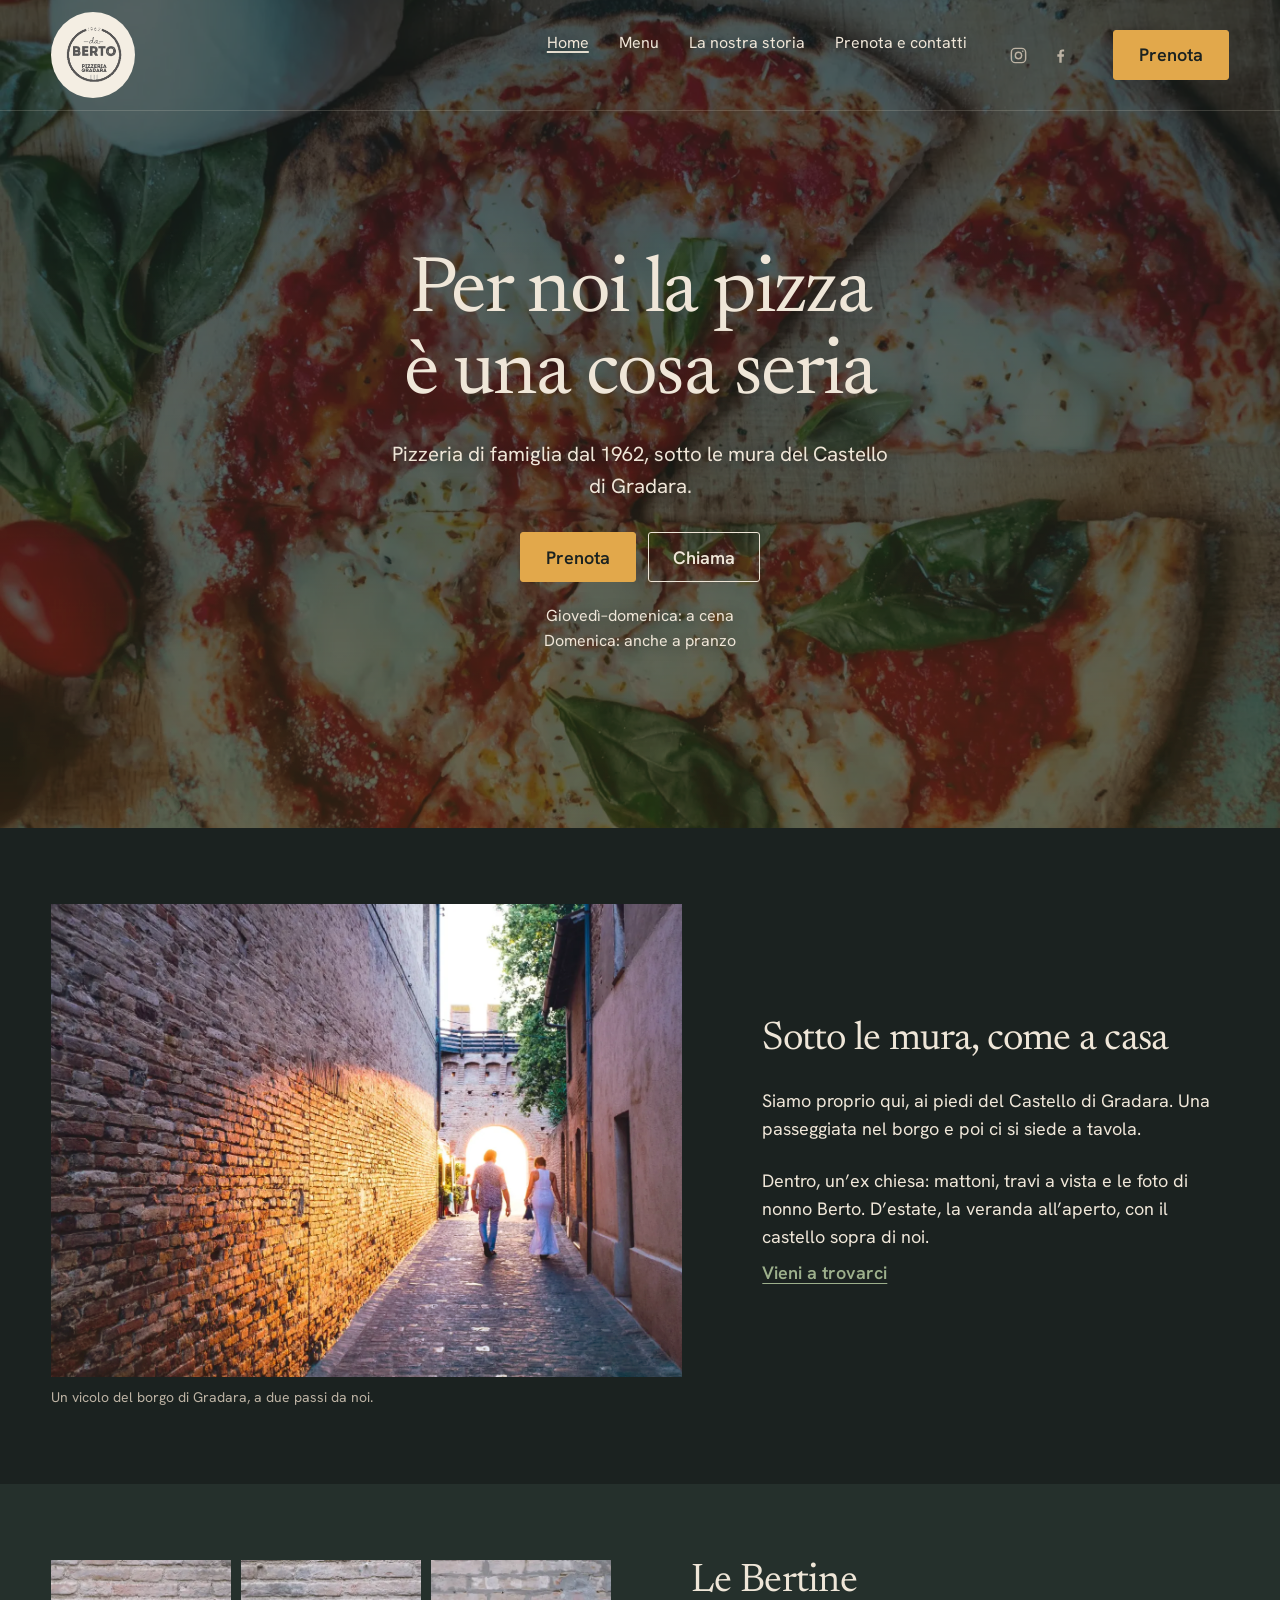
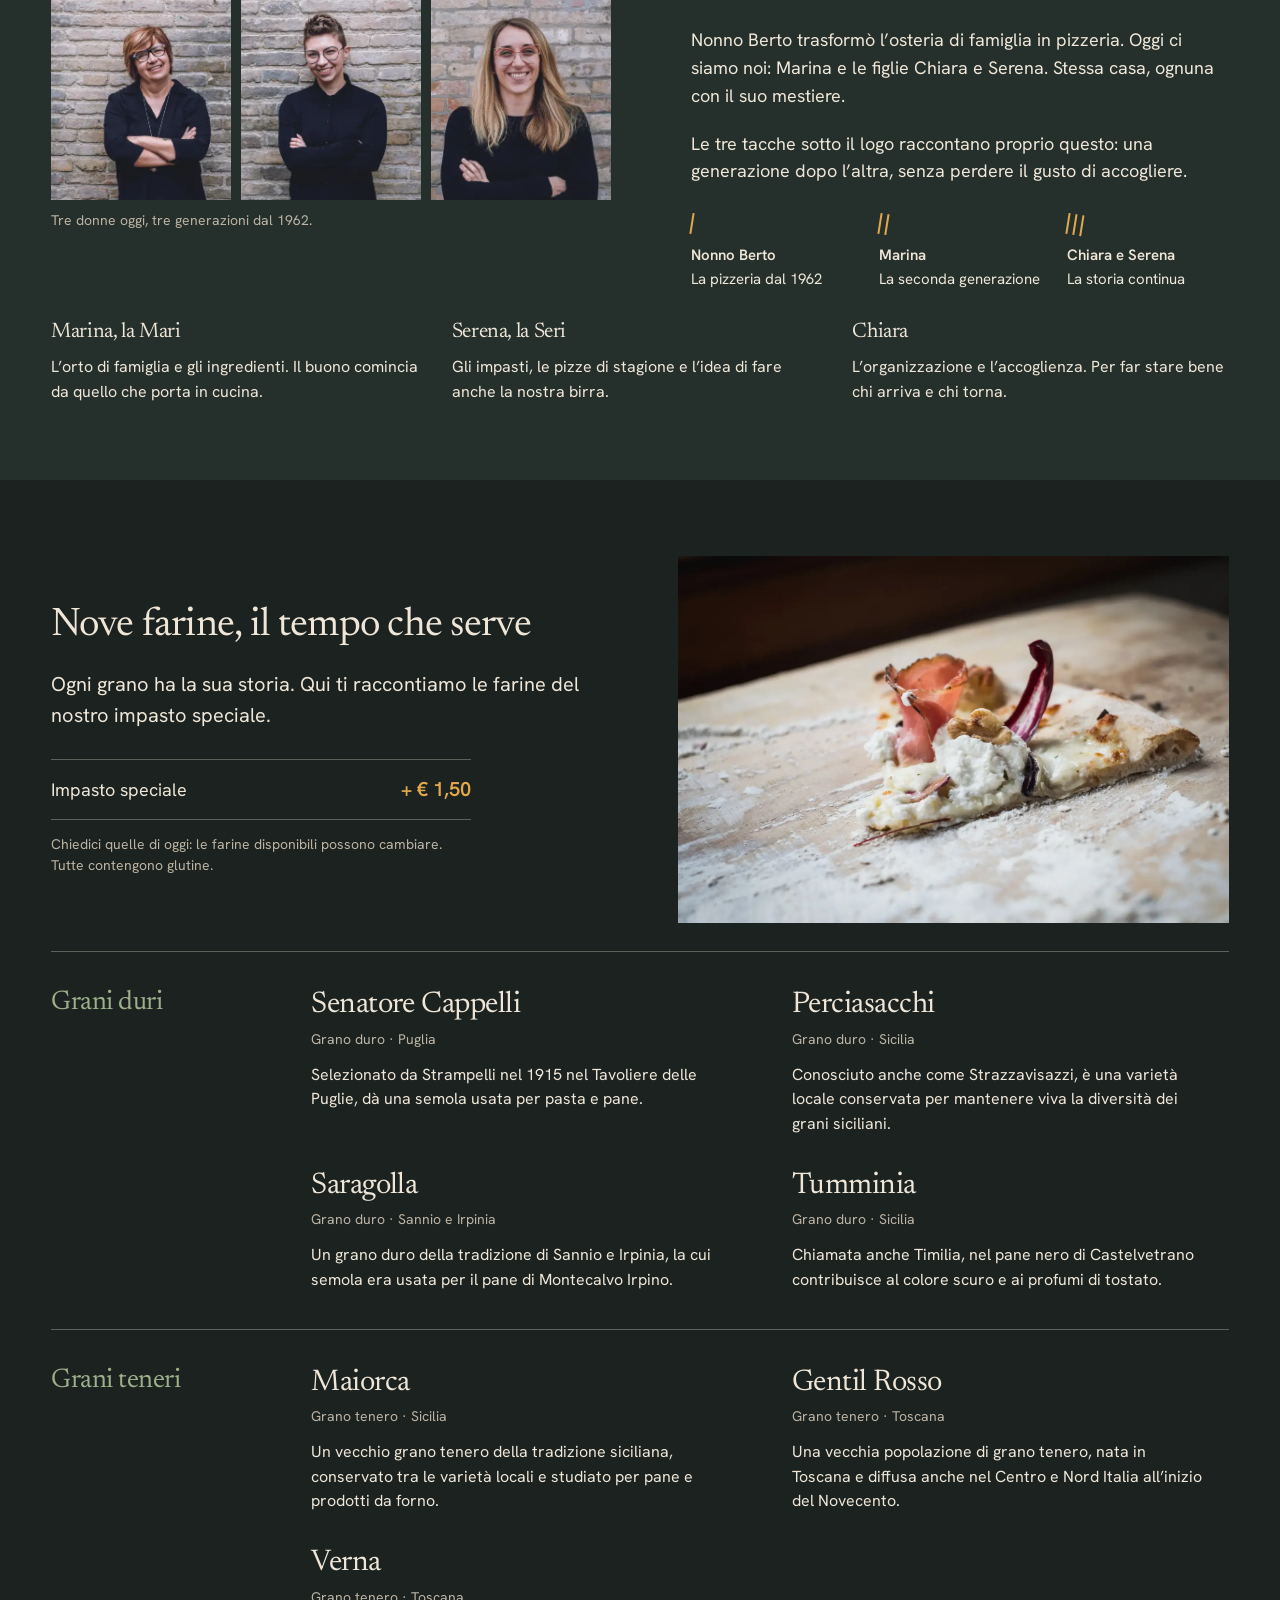
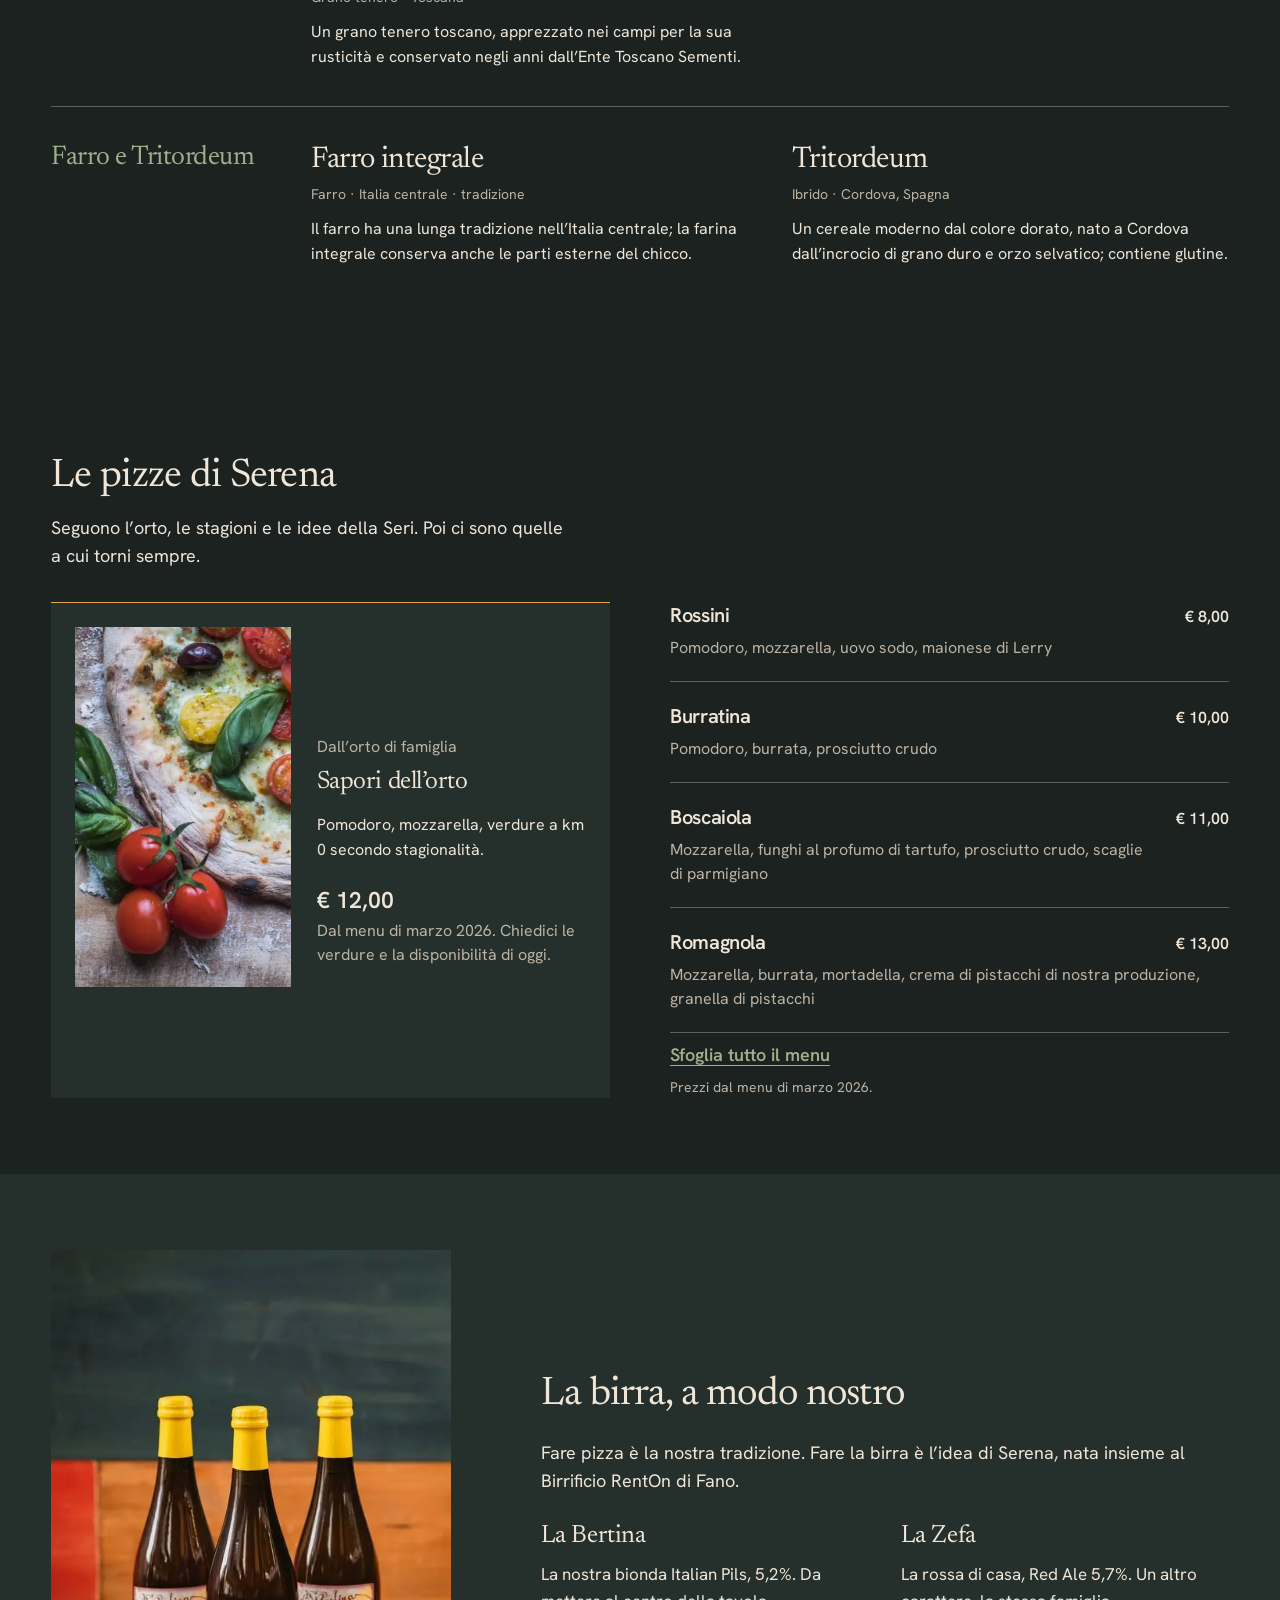
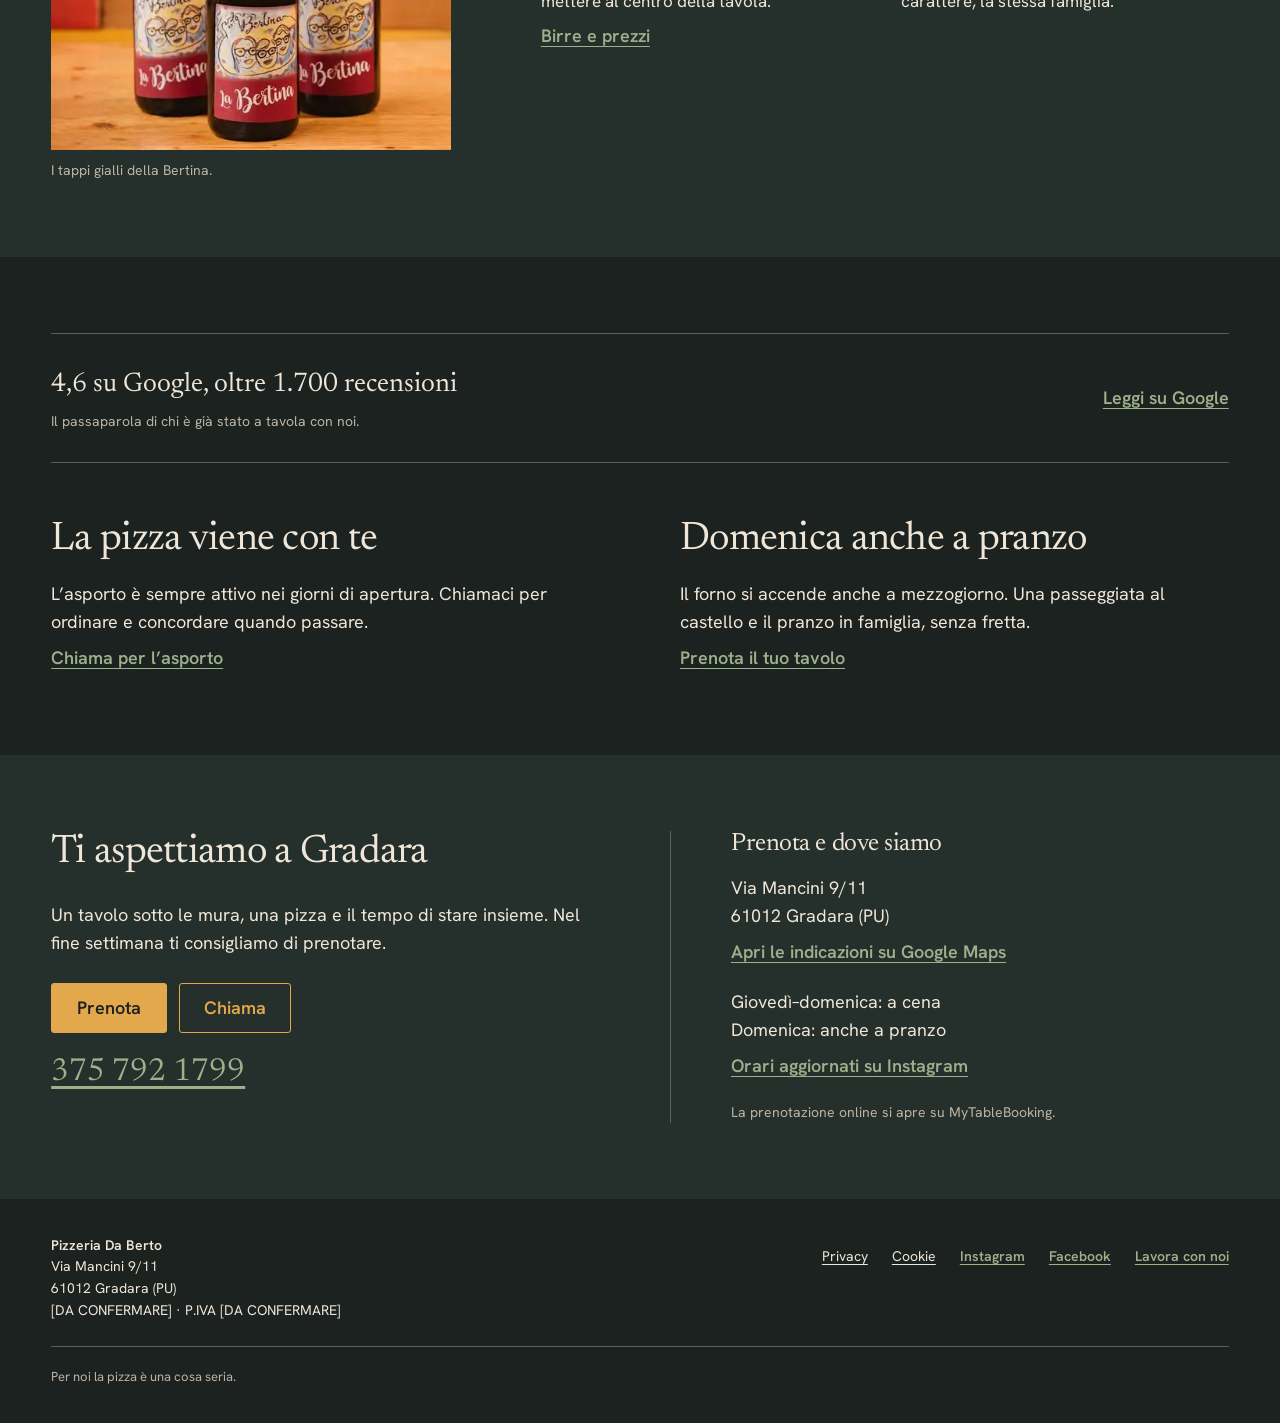
<file: index.html>
<!DOCTYPE html>
<html lang="it">
<head>
<meta name="robots" content="noindex, nofollow">
	<meta charset="UTF-8" />
	<meta name="viewport" content="width=device-width, initial-scale=1, viewport-fit=cover">
<meta name="theme-color" content="#1B2220">
<script>document.documentElement.classList.add("has-site-js")</script>
<meta name="viewport" content="width=device-width, initial-scale=1" />
<script>document.documentElement.classList.add('js')</script>
<link rel="preload" href="./wp-content/themes/daberto/assets/fonts/newsreader-0.woff2" as="font" type="font/woff2" crossorigin>
<title>Pizzeria Da Berto &#8211; Per noi la pizza è una cosa seria.</title>
<meta name="description" content="Una pizza sotto il Castello di Gradara, dal 1962. Scopri Le Bertine, le pizze con grani antichi, il menu e come prenotare.">
<meta property="og:type" content="website">
<meta property="og:locale" content="it_IT">
<meta property="og:site_name" content="Pizzeria Da Berto">
<meta property="og:title" content="Pizzeria Da Berto &#8211; Per noi la pizza è una cosa seria.">
<meta property="og:description" content="Una pizza sotto il Castello di Gradara, dal 1962. Scopri Le Bertine, le pizze con grani antichi, il menu e come prenotare.">
<meta property="og:url" content="./">
<meta property="og:image" content="./wp-content/uploads/2026/10/veranda-1280-1024x652.webp">
<style id="wp-block-site-logo-inline-css">
.wp-block-site-logo{box-sizing:border-box;line-height:0}.wp-block-site-logo a{display:inline-block;line-height:0}.wp-block-site-logo.is-default-size img{height:auto;width:120px}.wp-block-site-logo img{height:auto;max-width:100%}.wp-block-site-logo a,.wp-block-site-logo img{border-radius:inherit}.wp-block-site-logo.aligncenter{margin-left:auto;margin-right:auto;text-align:center}:root :where(.wp-block-site-logo.is-style-rounded){border-radius:9999px}
/*# sourceURL=./wp-includes/blocks/site-logo/style.min.css */
</style>
<style id="wp-block-navigation-link-inline-css">
.wp-block-navigation .wp-block-navigation-item__label{overflow-wrap:break-word}.wp-block-navigation .wp-block-navigation-item__description{display:none}.link-ui-tools{outline:1px solid #f0f0f0;padding:8px}.link-ui-block-inserter{padding-top:8px}.link-ui-block-inserter__back{margin-left:8px;text-transform:uppercase}
/*# sourceURL=./wp-includes/blocks/navigation-link/style.min.css */
</style>
<link rel='stylesheet' id='wp-block-navigation-css' href='./wp-includes/blocks/navigation/style.min.css?ver=7.1.3' media='all' />
<style id="wp-block-button-inline-css">
.wp-block-button__link{align-content:center;box-sizing:border-box;cursor:pointer;display:inline-block;height:100%;text-align:center;word-break:break-word}.wp-block-button__link.aligncenter{text-align:center}.wp-block-button__link.alignright{text-align:right}:where(.wp-block-button__link){border-radius:9999px;box-shadow:none;padding:calc(.667em + 2px) calc(1.333em + 2px);text-decoration:none}.wp-block-button[style*=text-decoration] .wp-block-button__link{text-decoration:inherit}.wp-block-buttons>.wp-block-button.has-custom-width{max-width:none}.wp-block-buttons>.wp-block-button.has-custom-width .wp-block-button__link{width:100%}.wp-block-buttons>.wp-block-button.has-custom-font-size .wp-block-button__link{font-size:inherit}.wp-block-buttons>.wp-block-button[class*=wp-block-button__width]{width:calc(var(--wp--block-button--width)*1% - var(--wp--style--block-gap, .5em)*(1 - var(--wp--block-button--width)/100))}.wp-block-buttons>.wp-block-button.wp-block-button__width-25{width:calc(25% - var(--wp--style--block-gap, .5em)*.75)}.wp-block-buttons>.wp-block-button.wp-block-button__width-50{width:calc(50% - var(--wp--style--block-gap, .5em)*.5)}.wp-block-buttons>.wp-block-button.wp-block-button__width-75{width:calc(75% - var(--wp--style--block-gap, .5em)*.25)}.wp-block-buttons>.wp-block-button.wp-block-button__width-100{flex-basis:100%;width:100%}.wp-block-buttons.is-vertical>.wp-block-button[class*=wp-block-button__width]{width:calc(var(--wp--block-button--width)*1%)}.wp-block-buttons.is-vertical>.wp-block-button.wp-block-button__width-25{width:25%}.wp-block-buttons.is-vertical>.wp-block-button.wp-block-button__width-50{width:50%}.wp-block-buttons.is-vertical>.wp-block-button.wp-block-button__width-75{width:75%}.wp-block-button.is-style-squared,.wp-block-button__link.wp-block-button.is-style-squared{border-radius:0}.wp-block-button.no-border-radius,.wp-block-button__link.no-border-radius{border-radius:0!important}:root :where(.wp-block-button .wp-block-button__link.is-style-outline),:root :where(.wp-block-button.is-style-outline>.wp-block-button__link){border:2px solid;padding:.667em 1.333em}:root :where(.wp-block-button .wp-block-button__link.is-style-outline:not(.has-text-color)),:root :where(.wp-block-button.is-style-outline>.wp-block-button__link:not(.has-text-color)){color:currentColor}:root :where(.wp-block-button .wp-block-button__link.is-style-outline:not(.has-background)),:root :where(.wp-block-button.is-style-outline>.wp-block-button__link:not(.has-background)){background-color:transparent;background-image:none}
/*# sourceURL=./wp-includes/blocks/button/style.min.css */
</style>
<style id="wp-block-buttons-inline-css">
.wp-block-buttons{box-sizing:border-box}.wp-block-buttons.is-vertical{flex-direction:column}.wp-block-buttons.is-vertical>.wp-block-button:last-child{margin-bottom:0}.wp-block-buttons>.wp-block-button{display:inline-block;margin:0}.wp-block-buttons.is-content-justification-left{justify-content:flex-start}.wp-block-buttons.is-content-justification-left.is-vertical{align-items:flex-start}.wp-block-buttons.is-content-justification-center{justify-content:center}.wp-block-buttons.is-content-justification-center.is-vertical{align-items:center}.wp-block-buttons.is-content-justification-right{justify-content:flex-end}.wp-block-buttons.is-content-justification-right.is-vertical{align-items:flex-end}.wp-block-buttons.is-content-justification-space-between{justify-content:space-between}.wp-block-buttons.aligncenter{text-align:center}.wp-block-buttons:not(.is-content-justification-space-between,.is-content-justification-right,.is-content-justification-left,.is-content-justification-center) .wp-block-button.aligncenter{margin-left:auto;margin-right:auto;width:100%}.wp-block-buttons[style*=text-decoration] .wp-block-button,.wp-block-buttons[style*=text-decoration] .wp-block-button__link{text-decoration:inherit}.wp-block-buttons.has-custom-font-size .wp-block-button__link{font-size:inherit}.wp-block-buttons .wp-block-button__link{width:100%}.wp-block-button.aligncenter{text-align:center}
/*# sourceURL=./wp-includes/blocks/buttons/style.min.css */
</style>
<style id="wp-block-group-inline-css">
.wp-block-group{box-sizing:border-box}:where(.wp-block-group.wp-block-group-is-layout-constrained){position:relative}
/*# sourceURL=./wp-includes/blocks/group/style.min.css */
</style>
<style id="wp-block-heading-inline-css">
h1:where(.wp-block-heading).has-background,h2:where(.wp-block-heading).has-background,h3:where(.wp-block-heading).has-background,h4:where(.wp-block-heading).has-background,h5:where(.wp-block-heading).has-background,h6:where(.wp-block-heading).has-background{padding:1.25em 2.375em}h1.has-text-align-left[style*=writing-mode]:where([style*=vertical-lr]),h1.has-text-align-right[style*=writing-mode]:where([style*=vertical-rl]),h2.has-text-align-left[style*=writing-mode]:where([style*=vertical-lr]),h2.has-text-align-right[style*=writing-mode]:where([style*=vertical-rl]),h3.has-text-align-left[style*=writing-mode]:where([style*=vertical-lr]),h3.has-text-align-right[style*=writing-mode]:where([style*=vertical-rl]),h4.has-text-align-left[style*=writing-mode]:where([style*=vertical-lr]),h4.has-text-align-right[style*=writing-mode]:where([style*=vertical-rl]),h5.has-text-align-left[style*=writing-mode]:where([style*=vertical-lr]),h5.has-text-align-right[style*=writing-mode]:where([style*=vertical-rl]),h6.has-text-align-left[style*=writing-mode]:where([style*=vertical-lr]),h6.has-text-align-right[style*=writing-mode]:where([style*=vertical-rl]){rotate:180deg}
/*# sourceURL=./wp-includes/blocks/heading/style.min.css */
</style>
<style id="wp-block-paragraph-inline-css">
.is-small-text{font-size:.875em}.is-regular-text{font-size:1em}.is-large-text{font-size:2.25em}.is-larger-text{font-size:3em}.has-drop-cap:not(:focus):first-letter{float:left;font-size:8.4em;font-style:normal;font-weight:100;line-height:.68;margin:.05em .1em 0 0;text-transform:uppercase}body.rtl .has-drop-cap:not(:focus):first-letter{float:none;margin-left:.1em}p.has-drop-cap.has-background{overflow:hidden}:root :where(p.has-background){padding:1.25em 2.375em}:where(p.has-text-color:not(.has-link-color)) a{color:inherit}p.has-text-align-left[style*="writing-mode:vertical-lr"],p.has-text-align-right[style*="writing-mode:vertical-rl"]{rotate:180deg}
/*# sourceURL=./wp-includes/blocks/paragraph/style.min.css */
</style>
<link rel='stylesheet' id='wp-block-cover-css' href='./wp-includes/blocks/cover/style.min.css?ver=7.1.3' media='all' />
<style id="wp-block-image-inline-css">
.wp-block-image>a,.wp-block-image>figure>a{display:inline-block}.wp-block-image img{box-sizing:border-box;height:auto;max-width:100%;vertical-align:bottom}@media not (prefers-reduced-motion){.wp-block-image img.hide{visibility:hidden}.wp-block-image img.show{animation:show-content-image .4s}}.wp-block-image[style*=border-radius] img,.wp-block-image[style*=border-radius]>a{border-radius:inherit}.wp-block-image.has-custom-border img{box-sizing:border-box}.wp-block-image.aligncenter{text-align:center}.wp-block-image.alignfull>a,.wp-block-image.alignwide>a{width:100%}.wp-block-image.alignfull img,.wp-block-image.alignwide img{height:auto;width:100%}.wp-block-image .aligncenter,.wp-block-image .alignleft,.wp-block-image .alignright,.wp-block-image.aligncenter,.wp-block-image.alignleft,.wp-block-image.alignright{display:table}.wp-block-image .aligncenter>figcaption,.wp-block-image .alignleft>figcaption,.wp-block-image .alignright>figcaption,.wp-block-image.aligncenter>figcaption,.wp-block-image.alignleft>figcaption,.wp-block-image.alignright>figcaption{caption-side:bottom;display:table-caption}.wp-block-image .alignleft{float:left;margin:.5em 1em .5em 0}.wp-block-image .alignright{float:right;margin:.5em 0 .5em 1em}.wp-block-image .aligncenter{margin-left:auto;margin-right:auto}.wp-block-image :where(figcaption){margin-bottom:1em;margin-top:.5em}.wp-block-image.is-style-circle-mask img{border-radius:9999px}@supports ((-webkit-mask-image:none) or (mask-image:none)) or (-webkit-mask-image:none){.wp-block-image.is-style-circle-mask img{border-radius:0;-webkit-mask-image:url('data:image/svg+xml;utf8,<svg viewBox="0 0 100 100" xmlns="http://www.w3.org/2000/svg"><circle cx="50" cy="50" r="50"/></svg>');mask-image:url('data:image/svg+xml;utf8,<svg viewBox="0 0 100 100" xmlns="http://www.w3.org/2000/svg"><circle cx="50" cy="50" r="50"/></svg>');mask-mode:alpha;-webkit-mask-position:center;mask-position:center;-webkit-mask-repeat:no-repeat;mask-repeat:no-repeat;-webkit-mask-size:contain;mask-size:contain}}:root :where(.wp-block-image.is-style-rounded img,.wp-block-image .is-style-rounded img){border-radius:9999px}.wp-block-image figure{margin:0}.wp-lightbox-container{display:flex;flex-direction:column;position:relative}.wp-lightbox-container img{cursor:zoom-in}.wp-lightbox-container img:hover+button{opacity:1}.wp-lightbox-container button{align-items:center;backdrop-filter:blur(16px) saturate(180%);background-color:rgba(90,90,90,.25);border:none;border-radius:4px;cursor:zoom-in;display:flex;height:20px;justify-content:center;opacity:0;padding:0;position:absolute;right:16px;text-align:center;top:16px;width:20px;z-index:100}@media not (prefers-reduced-motion){.wp-lightbox-container button{transition:opacity .2s ease}}.wp-lightbox-container button:focus-visible{outline:3px auto rgba(90,90,90,.25);outline:3px auto -webkit-focus-ring-color;outline-offset:3px}.wp-lightbox-container button:hover{cursor:pointer;opacity:1}.wp-lightbox-container button:focus{opacity:1}.wp-lightbox-container button:focus,.wp-lightbox-container button:hover,.wp-lightbox-container button:not(:hover):not(:active):not(.has-background){background-color:rgba(90,90,90,.25);border:none}.wp-lightbox-overlay{box-sizing:border-box;cursor:zoom-out;height:100vh;left:0;overflow:hidden;position:fixed;top:0;visibility:hidden;width:100%;z-index:100000}.wp-lightbox-overlay .wp-lightbox-close-button{align-items:center;cursor:pointer;display:flex;font-family:inherit;gap:8px;justify-content:center;line-height:1;min-height:40px;min-width:40px;padding:0 4px;position:absolute;right:calc(env(safe-area-inset-right) + 16px);top:calc(env(safe-area-inset-top) + 16px);z-index:5000000}.wp-lightbox-overlay .wp-lightbox-close-button:focus,.wp-lightbox-overlay .wp-lightbox-close-button:hover,.wp-lightbox-overlay .wp-lightbox-close-button:not(:hover):not(:active):not(.has-background){background:none;border:none}.wp-lightbox-overlay .wp-lightbox-close-button:has(.wp-lightbox-close-text:not([hidden])) .wp-lightbox-close-icon svg{height:1em;width:1em}.wp-lightbox-overlay .wp-lightbox-close-icon svg{display:block}.wp-lightbox-overlay .wp-lightbox-navigation-button-next,.wp-lightbox-overlay .wp-lightbox-navigation-button-prev{align-items:center;bottom:16px;cursor:pointer;display:flex;font-family:inherit;gap:4px;justify-content:center;line-height:1;min-height:40px;min-width:40px;padding:0 8px;position:absolute;z-index:2000002}.wp-lightbox-overlay .wp-lightbox-navigation-button-next[hidden],.wp-lightbox-overlay .wp-lightbox-navigation-button-prev[hidden]{display:none}@media (min-width:960px){.wp-lightbox-overlay .wp-lightbox-navigation-button-next,.wp-lightbox-overlay .wp-lightbox-navigation-button-prev{bottom:50%;transform:translateY(-50%)}}.wp-lightbox-overlay .wp-lightbox-navigation-button-next:focus,.wp-lightbox-overlay .wp-lightbox-navigation-button-next:hover,.wp-lightbox-overlay .wp-lightbox-navigation-button-next:not(:hover):not(:active):not(.has-background),.wp-lightbox-overlay .wp-lightbox-navigation-button-prev:focus,.wp-lightbox-overlay .wp-lightbox-navigation-button-prev:hover,.wp-lightbox-overlay .wp-lightbox-navigation-button-prev:not(:hover):not(:active):not(.has-background){background:none;border:none;padding:0 8px}.wp-lightbox-overlay .wp-lightbox-navigation-button-next:has(.wp-lightbox-navigation-text:not([hidden])) .wp-lightbox-navigation-icon svg,.wp-lightbox-overlay .wp-lightbox-navigation-button-prev:has(.wp-lightbox-navigation-text:not([hidden])) .wp-lightbox-navigation-icon svg{display:block;height:1.5em;width:1.5em}.wp-lightbox-overlay .wp-lightbox-navigation-button-prev{left:calc(env(safe-area-inset-left) + 16px)}.wp-lightbox-overlay .wp-lightbox-navigation-button-next{right:calc(env(safe-area-inset-right) + 16px)}.wp-lightbox-overlay .wp-lightbox-navigation-icon svg{vertical-align:middle}.wp-lightbox-overlay .lightbox-image-container{height:var(--wp--lightbox-container-height);left:50%;overflow:hidden;position:absolute;top:50%;transform:translate(-50%,-50%);transform-origin:top left;width:var(--wp--lightbox-container-width);z-index:2000001}.wp-lightbox-overlay .wp-block-image{align-items:center;box-sizing:border-box;display:flex;height:100%;justify-content:center;margin:0;position:relative;transform-origin:0 0;width:100%;z-index:3000000}.wp-lightbox-overlay .wp-block-image img{height:var(--wp--lightbox-image-height);min-height:var(--wp--lightbox-image-height);min-width:var(--wp--lightbox-image-width);width:var(--wp--lightbox-image-width)}.wp-lightbox-overlay .wp-block-image figcaption{display:none}.wp-lightbox-overlay button{background:none;border:none}.wp-lightbox-overlay .scrim{background-color:#fff;height:100%;opacity:.9;position:absolute;width:100%;z-index:2000000}.wp-lightbox-overlay.active{visibility:visible}@media not (prefers-reduced-motion){.wp-lightbox-overlay.active{animation:turn-on-visibility .25s both}.wp-lightbox-overlay.active img{animation:turn-on-visibility .35s both}.wp-lightbox-overlay.show-closing-animation:not(.active){animation:turn-off-visibility .35s both}.wp-lightbox-overlay.show-closing-animation:not(.active) img{animation:turn-off-visibility .25s both}.wp-lightbox-overlay.zoom.active{animation:none;opacity:1;visibility:visible}.wp-lightbox-overlay.zoom.active .lightbox-image-container{animation:lightbox-zoom-in .4s}.wp-lightbox-overlay.zoom.active .lightbox-image-container img{animation:none}.wp-lightbox-overlay.zoom.active .scrim{animation:turn-on-visibility .4s forwards}.wp-lightbox-overlay.zoom.show-closing-animation:not(.active){animation:none}.wp-lightbox-overlay.zoom.show-closing-animation:not(.active) .lightbox-image-container{animation:lightbox-zoom-out .4s}.wp-lightbox-overlay.zoom.show-closing-animation:not(.active) .lightbox-image-container img{animation:none}.wp-lightbox-overlay.zoom.show-closing-animation:not(.active) .scrim{animation:turn-off-visibility .4s forwards}}@keyframes show-content-image{0%{visibility:hidden}99%{visibility:hidden}to{visibility:visible}}@keyframes turn-on-visibility{0%{opacity:0}to{opacity:1}}@keyframes turn-off-visibility{0%{opacity:1;visibility:visible}99%{opacity:0;visibility:visible}to{opacity:0;visibility:hidden}}@keyframes lightbox-zoom-in{0%{transform:translate(calc((-100vw + var(--wp--lightbox-scrollbar-width))/2 + var(--wp--lightbox-initial-left-position)),calc(-50vh + var(--wp--lightbox-initial-top-position))) scale(var(--wp--lightbox-scale))}to{transform:translate(-50%,-50%) scale(1)}}@keyframes lightbox-zoom-out{0%{transform:translate(-50%,-50%) scale(1);visibility:visible}99%{visibility:visible}to{transform:translate(calc((-100vw + var(--wp--lightbox-scrollbar-width))/2 + var(--wp--lightbox-initial-left-position)),calc(-50vh + var(--wp--lightbox-initial-top-position))) scale(var(--wp--lightbox-scale));visibility:hidden}}
/*# sourceURL=./wp-includes/blocks/image/style.min.css */
</style>
<style id="wp-block-post-content-inline-css">
.wp-block-post-content{display:flow-root}
/*# sourceURL=./wp-includes/blocks/post-content/style.min.css */
</style>
<style id="wp-block-library-inline-css">
:root{--wp-block-synced-color:#7a00df;--wp-block-synced-color--rgb:122,0,223;--wp-bound-block-color:var(--wp-block-synced-color);--wp-editor-canvas-background:#ddd;--wp-admin-theme-color:#007cba;--wp-admin-theme-color--rgb:0,124,186;--wp-admin-theme-color-darker-10:#006ba1;--wp-admin-theme-color-darker-10--rgb:0,107,160.5;--wp-admin-theme-color-darker-20:#005a87;--wp-admin-theme-color-darker-20--rgb:0,90,135;--wp-admin-border-width-focus:2px}@media (min-resolution:192dpi){:root{--wp-admin-border-width-focus:1.5px}}.wp-element-button{cursor:pointer}:root .has-very-light-gray-background-color{background-color:#eee}:root .has-very-dark-gray-background-color{background-color:#313131}:root .has-very-light-gray-color{color:#eee}:root .has-very-dark-gray-color{color:#313131}:root .has-vivid-green-cyan-to-vivid-cyan-blue-gradient-background{background:linear-gradient(135deg,#00d084,#0693e3)}:root .has-purple-crush-gradient-background{background:linear-gradient(135deg,#34e2e4,#4721fb 50%,#ab1dfe)}:root .has-hazy-dawn-gradient-background{background:linear-gradient(135deg,#faaca8,#dad0ec)}:root .has-subdued-olive-gradient-background{background:linear-gradient(135deg,#fafae1,#67a671)}:root .has-atomic-cream-gradient-background{background:linear-gradient(135deg,#fdd79a,#004a59)}:root .has-nightshade-gradient-background{background:linear-gradient(135deg,#330968,#31cdcf)}:root .has-midnight-gradient-background{background:linear-gradient(135deg,#020381,#2874fc)}:root{--wp--preset--font-size--normal:16px;--wp--preset--font-size--huge:42px}.has-regular-font-size{font-size:1em}.has-larger-font-size{font-size:2.625em}.has-normal-font-size{font-size:var(--wp--preset--font-size--normal)}.has-huge-font-size{font-size:var(--wp--preset--font-size--huge)}:root .has-text-align-center{text-align:center}:root .has-text-align-left{text-align:left}:root .has-text-align-right{text-align:right}.has-fit-text{white-space:nowrap!important}#end-resizable-editor-section{display:none}.aligncenter{clear:both}.items-justified-left{justify-content:flex-start}.items-justified-center{justify-content:center}.items-justified-right{justify-content:flex-end}.items-justified-space-between{justify-content:space-between}.screen-reader-text{word-wrap:normal!important;border:0;clip-path:inset(50%);height:1px;margin:-1px;overflow:hidden;padding:0;position:absolute;width:1px;word-break:normal!important}.screen-reader-text:focus{background-color:#ddd;clip-path:none;color:#444;display:block;font-size:1em;height:auto;left:5px;line-height:normal;padding:15px 23px 14px;text-decoration:none;top:5px;width:auto;z-index:100000}html :where(.has-border-color){border-style:solid}html :where([style^=border-color],[style*=";border-color"],[style*="; border-color"]){border-style:solid}html :where([style^=border-top-color],[style*=";border-top-color"],[style*="; border-top-color"]){border-top-style:solid}html :where([style^=border-right-color],[style*=";border-right-color"],[style*="; border-right-color"]){border-right-style:solid}html :where([style^=border-bottom-color],[style*=";border-bottom-color"],[style*="; border-bottom-color"]){border-bottom-style:solid}html :where([style^=border-left-color],[style*=";border-left-color"],[style*="; border-left-color"]){border-left-style:solid}html :where([style^=border-width],[style*=";border-width"],[style*="; border-width"]){border-style:solid}html :where([style^=border-top-width],[style*=";border-top-width"],[style*="; border-top-width"]){border-top-style:solid}html :where([style^=border-right-width],[style*=";border-right-width"],[style*="; border-right-width"]){border-right-style:solid}html :where([style^=border-bottom-width],[style*=";border-bottom-width"],[style*="; border-bottom-width"]){border-bottom-style:solid}html :where([style^=border-left-width],[style*=";border-left-width"],[style*="; border-left-width"]){border-left-style:solid}html :where(img[class*=wp-image-]){height:auto;max-width:100%}:where(figure){margin:0 0 1em}html :where(.is-position-sticky){--wp-admin--admin-bar--position-offset:var(--wp-admin--admin-bar--height,0px)}@media screen and (max-width:600px){html :where(.is-position-sticky){--wp-admin--admin-bar--position-offset:0px}}
/*# sourceURL=/wp-includes/css/dist/block-library/common.min.css */
</style>
<style id="global-styles-inline-css">
:root{--wp--preset--aspect-ratio--square: 1;--wp--preset--aspect-ratio--4-3: 4/3;--wp--preset--aspect-ratio--3-4: 3/4;--wp--preset--aspect-ratio--3-2: 3/2;--wp--preset--aspect-ratio--2-3: 2/3;--wp--preset--aspect-ratio--16-9: 16/9;--wp--preset--aspect-ratio--9-16: 9/16;--wp--preset--color--black: #000000;--wp--preset--color--cyan-bluish-gray: #abb8c3;--wp--preset--color--white: #ffffff;--wp--preset--color--pale-pink: #f78da7;--wp--preset--color--vivid-red: #cf2e2e;--wp--preset--color--luminous-vivid-orange: #ff6900;--wp--preset--color--luminous-vivid-amber: #fcb900;--wp--preset--color--light-green-cyan: #7bdcb5;--wp--preset--color--vivid-green-cyan: #00d084;--wp--preset--color--pale-cyan-blue: #8ed1fc;--wp--preset--color--vivid-cyan-blue: #0693e3;--wp--preset--color--vivid-purple: #9b51e0;--wp--preset--color--notte: #1B2220;--wp--preset--color--notte-chiara: #25302C;--wp--preset--color--crema: #EFE6D8;--wp--preset--color--crema-tenue: #BDB3A4;--wp--preset--color--ambra: #E2A84B;--wp--preset--color--mattone: #D98462;--wp--preset--color--salvia: #9DB08C;--wp--preset--color--linea: #59635A;--wp--preset--gradient--vivid-cyan-blue-to-vivid-purple: linear-gradient(135deg,rgb(6,147,227) 0%,rgb(155,81,224) 100%);--wp--preset--gradient--light-green-cyan-to-vivid-green-cyan: linear-gradient(135deg,rgb(122,220,180) 0%,rgb(0,208,130) 100%);--wp--preset--gradient--luminous-vivid-amber-to-luminous-vivid-orange: linear-gradient(135deg,rgb(252,185,0) 0%,rgb(255,105,0) 100%);--wp--preset--gradient--luminous-vivid-orange-to-vivid-red: linear-gradient(135deg,rgb(255,105,0) 0%,rgb(207,46,46) 100%);--wp--preset--gradient--very-light-gray-to-cyan-bluish-gray: linear-gradient(135deg,rgb(238,238,238) 0%,rgb(169,184,195) 100%);--wp--preset--gradient--cool-to-warm-spectrum: linear-gradient(135deg,rgb(74,234,220) 0%,rgb(151,120,209) 20%,rgb(207,42,186) 40%,rgb(238,44,130) 60%,rgb(251,105,98) 80%,rgb(254,248,76) 100%);--wp--preset--gradient--blush-light-purple: linear-gradient(135deg,rgb(255,206,236) 0%,rgb(152,150,240) 100%);--wp--preset--gradient--blush-bordeaux: linear-gradient(135deg,rgb(254,205,165) 0%,rgb(254,45,45) 50%,rgb(107,0,62) 100%);--wp--preset--gradient--luminous-dusk: linear-gradient(135deg,rgb(255,203,112) 0%,rgb(199,81,192) 50%,rgb(65,88,208) 100%);--wp--preset--gradient--pale-ocean: linear-gradient(135deg,rgb(255,245,203) 0%,rgb(182,227,212) 50%,rgb(51,167,181) 100%);--wp--preset--gradient--electric-grass: linear-gradient(135deg,rgb(202,248,128) 0%,rgb(113,206,126) 100%);--wp--preset--gradient--midnight: linear-gradient(135deg,rgb(2,3,129) 0%,rgb(40,116,252) 100%);--wp--preset--font-size--small: 13px;--wp--preset--font-size--medium: clamp(14px, 0.875rem + ((1vw - 3.9px) * 0.779), 20px);--wp--preset--font-size--large: clamp(22.041px, 1.378rem + ((1vw - 3.9px) * 1.813), 36px);--wp--preset--font-size--x-large: clamp(25.014px, 1.563rem + ((1vw - 3.9px) * 2.206), 42px);--wp--preset--font-size--piccolo: 14px;--wp--preset--font-size--base: clamp(17px, 1.063rem + ((1vw - 3.9px) * 0.13), 18px);--wp--preset--font-size--sottotitolo: clamp(24px, 1.5rem + ((1vw - 3.9px) * 0.13), 25px);--wp--preset--font-size--sezione: clamp(30px, 1.875rem + ((1vw - 3.9px) * 1.299), 40px);--wp--preset--font-size--titolo: clamp(35px, 2.188rem + ((1vw - 3.9px) * 2.468), 54px);--wp--preset--font-family--titoli: "Newsreader", Georgia, serif;--wp--preset--font-family--testo: "Hanken Grotesk", sans-serif;--wp--preset--spacing--20: 0.44rem;--wp--preset--spacing--30: 0.67rem;--wp--preset--spacing--40: 1rem;--wp--preset--spacing--50: 1.5rem;--wp--preset--spacing--60: 2.25rem;--wp--preset--spacing--70: 3.38rem;--wp--preset--spacing--80: 5.06rem;--wp--preset--spacing--8: 8px;--wp--preset--spacing--16: 16px;--wp--preset--spacing--24: 24px;--wp--preset--spacing--32: 32px;--wp--preset--spacing--48: 48px;--wp--preset--spacing--72: 72px;--wp--preset--spacing--96: 96px;--wp--preset--shadow--natural: 6px 6px 9px rgba(0, 0, 0, 0.2);--wp--preset--shadow--deep: 12px 12px 50px rgba(0, 0, 0, 0.4);--wp--preset--shadow--sharp: 6px 6px 0px rgba(0, 0, 0, 0.2);--wp--preset--shadow--outlined: 6px 6px 0px -3px rgb(255, 255, 255), 6px 6px rgb(0, 0, 0);--wp--preset--shadow--crisp: 6px 6px 0px rgb(0, 0, 0);}.wp-block-button{--wp--preset--dimension--25: 25%;--wp--preset--dimension--50: 50%;--wp--preset--dimension--75: 75%;--wp--preset--dimension--100: 100%;}:root { --wp--style--global--content-size: 720px;--wp--style--global--wide-size: 1360px; }:where(body) { margin: 0; }.wp-site-blocks > .alignleft { float: left; margin-right: 2em; }.wp-site-blocks > .alignright { float: right; margin-left: 2em; }.wp-site-blocks > .aligncenter { justify-content: center; margin-left: auto; margin-right: auto; }:where(.wp-site-blocks) > * { margin-block-start: 0; margin-block-end: 0; }:where(.wp-site-blocks) > :first-child { margin-block-start: 0; }:where(.wp-site-blocks) > :last-child { margin-block-end: 0; }:root { --wp--style--block-gap: 0; }:root :where(.is-layout-flow) > :first-child{margin-block-start: 0;}:root :where(.is-layout-flow) > :last-child{margin-block-end: 0;}:root :where(.is-layout-flow) > *{margin-block-start: 0;margin-block-end: 0;}:root :where(.is-layout-constrained) > :first-child{margin-block-start: 0;}:root :where(.is-layout-constrained) > :last-child{margin-block-end: 0;}:root :where(.is-layout-constrained) > *{margin-block-start: 0;margin-block-end: 0;}:root :where(.is-layout-flex){gap: 0;}:root :where(.is-layout-grid){gap: 0;}.is-layout-flow > .alignleft{float: left;margin-inline-start: 0;margin-inline-end: 2em;}.is-layout-flow > .alignright{float: right;margin-inline-start: 2em;margin-inline-end: 0;}.is-layout-flow > .aligncenter{margin-left: auto !important;margin-right: auto !important;}.is-layout-constrained > .alignleft{float: left;margin-inline-start: 0;margin-inline-end: 2em;}.is-layout-constrained > .alignright{float: right;margin-inline-start: 2em;margin-inline-end: 0;}.is-layout-constrained > .aligncenter{margin-left: auto !important;margin-right: auto !important;}.is-layout-constrained > :where(:not(.alignleft):not(.alignright):not(.alignfull)){max-width: var(--wp--style--global--content-size);margin-left: auto !important;margin-right: auto !important;}.is-layout-constrained > .alignwide{max-width: var(--wp--style--global--wide-size);}body .is-layout-flex{display: flex;}.is-layout-flex{flex-wrap: wrap;align-items: center;}.is-layout-flex > :is(*, div){margin: 0;}body .is-layout-grid{display: grid;}.is-layout-grid > :is(*, div){margin: 0;}body{background-color: var(--wp--preset--color--notte);color: var(--wp--preset--color--crema);font-family: var(--wp--preset--font-family--testo);font-size: var(--wp--preset--font-size--base);line-height: 1.55;padding-top: 0px;padding-right: 0px;padding-bottom: 0px;padding-left: 0px;}a:where(:not(.wp-element-button)){color: var(--wp--preset--color--salvia);text-decoration: underline;}h1, h2, h3, h4, h5, h6{font-family: var(--wp--preset--font-family--titoli);font-weight: 400;letter-spacing: -0.018em;line-height: 1.14;}h1{font-size: var(--wp--preset--font-size--titolo);letter-spacing: -0.025em;}h2{font-size: var(--wp--preset--font-size--sezione);}h3{font-size: var(--wp--preset--font-size--sottotitolo);}:root :where(.wp-element-button, .wp-block-button__link){background-color: #32373c;border-width: 0;color: #fff;font-family: inherit;font-size: inherit;font-style: inherit;font-weight: inherit;letter-spacing: inherit;line-height: inherit;padding-top: calc(0.667em + 2px);padding-right: calc(1.333em + 2px);padding-bottom: calc(0.667em + 2px);padding-left: calc(1.333em + 2px);text-decoration: none;text-transform: inherit;}.has-black-color{color: var(--wp--preset--color--black) !important;}.has-cyan-bluish-gray-color{color: var(--wp--preset--color--cyan-bluish-gray) !important;}.has-white-color{color: var(--wp--preset--color--white) !important;}.has-pale-pink-color{color: var(--wp--preset--color--pale-pink) !important;}.has-vivid-red-color{color: var(--wp--preset--color--vivid-red) !important;}.has-luminous-vivid-orange-color{color: var(--wp--preset--color--luminous-vivid-orange) !important;}.has-luminous-vivid-amber-color{color: var(--wp--preset--color--luminous-vivid-amber) !important;}.has-light-green-cyan-color{color: var(--wp--preset--color--light-green-cyan) !important;}.has-vivid-green-cyan-color{color: var(--wp--preset--color--vivid-green-cyan) !important;}.has-pale-cyan-blue-color{color: var(--wp--preset--color--pale-cyan-blue) !important;}.has-vivid-cyan-blue-color{color: var(--wp--preset--color--vivid-cyan-blue) !important;}.has-vivid-purple-color{color: var(--wp--preset--color--vivid-purple) !important;}.has-notte-color{color: var(--wp--preset--color--notte) !important;}.has-notte-chiara-color{color: var(--wp--preset--color--notte-chiara) !important;}.has-crema-color{color: var(--wp--preset--color--crema) !important;}.has-crema-tenue-color{color: var(--wp--preset--color--crema-tenue) !important;}.has-ambra-color{color: var(--wp--preset--color--ambra) !important;}.has-mattone-color{color: var(--wp--preset--color--mattone) !important;}.has-salvia-color{color: var(--wp--preset--color--salvia) !important;}.has-linea-color{color: var(--wp--preset--color--linea) !important;}.has-black-background-color{background-color: var(--wp--preset--color--black) !important;}.has-cyan-bluish-gray-background-color{background-color: var(--wp--preset--color--cyan-bluish-gray) !important;}.has-white-background-color{background-color: var(--wp--preset--color--white) !important;}.has-pale-pink-background-color{background-color: var(--wp--preset--color--pale-pink) !important;}.has-vivid-red-background-color{background-color: var(--wp--preset--color--vivid-red) !important;}.has-luminous-vivid-orange-background-color{background-color: var(--wp--preset--color--luminous-vivid-orange) !important;}.has-luminous-vivid-amber-background-color{background-color: var(--wp--preset--color--luminous-vivid-amber) !important;}.has-light-green-cyan-background-color{background-color: var(--wp--preset--color--light-green-cyan) !important;}.has-vivid-green-cyan-background-color{background-color: var(--wp--preset--color--vivid-green-cyan) !important;}.has-pale-cyan-blue-background-color{background-color: var(--wp--preset--color--pale-cyan-blue) !important;}.has-vivid-cyan-blue-background-color{background-color: var(--wp--preset--color--vivid-cyan-blue) !important;}.has-vivid-purple-background-color{background-color: var(--wp--preset--color--vivid-purple) !important;}.has-notte-background-color{background-color: var(--wp--preset--color--notte) !important;}.has-notte-chiara-background-color{background-color: var(--wp--preset--color--notte-chiara) !important;}.has-crema-background-color{background-color: var(--wp--preset--color--crema) !important;}.has-crema-tenue-background-color{background-color: var(--wp--preset--color--crema-tenue) !important;}.has-ambra-background-color{background-color: var(--wp--preset--color--ambra) !important;}.has-mattone-background-color{background-color: var(--wp--preset--color--mattone) !important;}.has-salvia-background-color{background-color: var(--wp--preset--color--salvia) !important;}.has-linea-background-color{background-color: var(--wp--preset--color--linea) !important;}.has-black-border-color{border-color: var(--wp--preset--color--black) !important;}.has-cyan-bluish-gray-border-color{border-color: var(--wp--preset--color--cyan-bluish-gray) !important;}.has-white-border-color{border-color: var(--wp--preset--color--white) !important;}.has-pale-pink-border-color{border-color: var(--wp--preset--color--pale-pink) !important;}.has-vivid-red-border-color{border-color: var(--wp--preset--color--vivid-red) !important;}.has-luminous-vivid-orange-border-color{border-color: var(--wp--preset--color--luminous-vivid-orange) !important;}.has-luminous-vivid-amber-border-color{border-color: var(--wp--preset--color--luminous-vivid-amber) !important;}.has-light-green-cyan-border-color{border-color: var(--wp--preset--color--light-green-cyan) !important;}.has-vivid-green-cyan-border-color{border-color: var(--wp--preset--color--vivid-green-cyan) !important;}.has-pale-cyan-blue-border-color{border-color: var(--wp--preset--color--pale-cyan-blue) !important;}.has-vivid-cyan-blue-border-color{border-color: var(--wp--preset--color--vivid-cyan-blue) !important;}.has-vivid-purple-border-color{border-color: var(--wp--preset--color--vivid-purple) !important;}.has-notte-border-color{border-color: var(--wp--preset--color--notte) !important;}.has-notte-chiara-border-color{border-color: var(--wp--preset--color--notte-chiara) !important;}.has-crema-border-color{border-color: var(--wp--preset--color--crema) !important;}.has-crema-tenue-border-color{border-color: var(--wp--preset--color--crema-tenue) !important;}.has-ambra-border-color{border-color: var(--wp--preset--color--ambra) !important;}.has-mattone-border-color{border-color: var(--wp--preset--color--mattone) !important;}.has-salvia-border-color{border-color: var(--wp--preset--color--salvia) !important;}.has-linea-border-color{border-color: var(--wp--preset--color--linea) !important;}.has-vivid-cyan-blue-to-vivid-purple-gradient-background{background: var(--wp--preset--gradient--vivid-cyan-blue-to-vivid-purple) !important;}.has-light-green-cyan-to-vivid-green-cyan-gradient-background{background: var(--wp--preset--gradient--light-green-cyan-to-vivid-green-cyan) !important;}.has-luminous-vivid-amber-to-luminous-vivid-orange-gradient-background{background: var(--wp--preset--gradient--luminous-vivid-amber-to-luminous-vivid-orange) !important;}.has-luminous-vivid-orange-to-vivid-red-gradient-background{background: var(--wp--preset--gradient--luminous-vivid-orange-to-vivid-red) !important;}.has-very-light-gray-to-cyan-bluish-gray-gradient-background{background: var(--wp--preset--gradient--very-light-gray-to-cyan-bluish-gray) !important;}.has-cool-to-warm-spectrum-gradient-background{background: var(--wp--preset--gradient--cool-to-warm-spectrum) !important;}.has-blush-light-purple-gradient-background{background: var(--wp--preset--gradient--blush-light-purple) !important;}.has-blush-bordeaux-gradient-background{background: var(--wp--preset--gradient--blush-bordeaux) !important;}.has-luminous-dusk-gradient-background{background: var(--wp--preset--gradient--luminous-dusk) !important;}.has-pale-ocean-gradient-background{background: var(--wp--preset--gradient--pale-ocean) !important;}.has-electric-grass-gradient-background{background: var(--wp--preset--gradient--electric-grass) !important;}.has-midnight-gradient-background{background: var(--wp--preset--gradient--midnight) !important;}.has-small-font-size{font-size: var(--wp--preset--font-size--small) !important;}.has-medium-font-size{font-size: var(--wp--preset--font-size--medium) !important;}.has-large-font-size{font-size: var(--wp--preset--font-size--large) !important;}.has-x-large-font-size{font-size: var(--wp--preset--font-size--x-large) !important;}.has-piccolo-font-size{font-size: var(--wp--preset--font-size--piccolo) !important;}.has-base-font-size{font-size: var(--wp--preset--font-size--base) !important;}.has-sottotitolo-font-size{font-size: var(--wp--preset--font-size--sottotitolo) !important;}.has-sezione-font-size{font-size: var(--wp--preset--font-size--sezione) !important;}.has-titolo-font-size{font-size: var(--wp--preset--font-size--titolo) !important;}.has-titoli-font-family{font-family: var(--wp--preset--font-family--titoli) !important;}.has-testo-font-family{font-family: var(--wp--preset--font-family--testo) !important;}
:root :where(.wp-block-button .wp-block-button__link){background-color: var(--wp--preset--color--ambra);border-radius: 3px;border-color: var(--wp--preset--color--ambra);border-width: 1px;border-style: solid;color: var(--wp--preset--color--notte);font-weight: 600;line-height: 1.2;padding-top: 12px;padding-right: 25px;padding-bottom: 12px;padding-left: 25px;text-decoration: none;}
:root :where(.wp-block-navigation){font-size: clamp(14px, 0.875rem + ((1vw - 3.9px) * 0.26), 16px);}:root :where(.wp-block-navigation-is-layout-flow) > :first-child{margin-block-start: 0;}:root :where(.wp-block-navigation-is-layout-flow) > :last-child{margin-block-end: 0;}:root :where(.wp-block-navigation-is-layout-flow) > *{margin-block-start: 30px;margin-block-end: 0;}:root :where(.wp-block-navigation-is-layout-constrained) > :first-child{margin-block-start: 0;}:root :where(.wp-block-navigation-is-layout-constrained) > :last-child{margin-block-end: 0;}:root :where(.wp-block-navigation-is-layout-constrained) > *{margin-block-start: 30px;margin-block-end: 0;}:root :where(.wp-block-navigation-is-layout-flex){gap: 30px;}:root :where(.wp-block-navigation-is-layout-grid){gap: 30px;}
:root :where(.wp-block-navigation a:where(:not(.wp-element-button))){color: var(--wp--preset--color--crema);text-decoration: none;}
:root :where(.wp-block-heading){margin-top: 0;margin-bottom: 0;}
:root :where(.wp-block-image){margin-top: 0;margin-bottom: 0;}
:root :where(.wp-block-image .wp-element-caption, .wp-block-image .wp-block-audio figcaption, .wp-block-image .wp-block-embed figcaption, .wp-block-image .wp-block-gallery figcaption, .wp-block-image .wp-block-image figcaption, .wp-block-image .wp-block-table figcaption, .wp-block-image .wp-block-video figcaption){color: var(--wp--preset--color--crema-tenue);font-size: 14px;line-height: 1.5;}
:root :where(.wp-block-post-content-is-layout-flow) > :first-child{margin-block-start: 0;}:root :where(.wp-block-post-content-is-layout-flow) > :last-child{margin-block-end: 0;}:root :where(.wp-block-post-content-is-layout-flow) > *{margin-block-start: 0;margin-block-end: 0;}:root :where(.wp-block-post-content-is-layout-constrained) > :first-child{margin-block-start: 0;}:root :where(.wp-block-post-content-is-layout-constrained) > :last-child{margin-block-end: 0;}:root :where(.wp-block-post-content-is-layout-constrained) > *{margin-block-start: 0;margin-block-end: 0;}:root :where(.wp-block-post-content-is-layout-flex){gap: 0;}:root :where(.wp-block-post-content-is-layout-grid){gap: 0;}
/*# sourceURL=global-styles-inline-css */
</style>
<style id="block-style-variation-styles-inline-css">
:root :where(.wp-block-button.is-style-outline--2 .wp-block-button__link){background: transparent none;background-color: transparent;border-color: var(--wp--preset--color--crema);border-width: 1px;border-style: solid;color: var(--wp--preset--color--crema);padding-top: 0.667em;padding-right: 1.33em;padding-bottom: 0.667em;padding-left: 1.33em;}
:root :where(.wp-block-button.is-style-outline--3 .wp-block-button__link){background: transparent none;background-color: transparent;border-color: var(--wp--preset--color--crema);border-width: 1px;border-style: solid;color: var(--wp--preset--color--crema);padding-top: 0.667em;padding-right: 1.33em;padding-bottom: 0.667em;padding-left: 1.33em;}
:root :where(.wp-block-button.is-style-outline--4 .wp-block-button__link){background: transparent none;background-color: transparent;border-color: var(--wp--preset--color--crema);border-width: 1px;border-style: solid;color: var(--wp--preset--color--crema);padding-top: 0.667em;padding-right: 1.33em;padding-bottom: 0.667em;padding-left: 1.33em;}
:root :where(.wp-block-button.is-style-outline--5 .wp-block-button__link){background: transparent none;background-color: transparent;border-color: var(--wp--preset--color--crema);border-width: 1px;border-style: solid;color: var(--wp--preset--color--crema);padding-top: 0.667em;padding-right: 1.33em;padding-bottom: 0.667em;padding-left: 1.33em;}
:root :where(.wp-block-button.is-style-outline--6 .wp-block-button__link){background: transparent none;background-color: transparent;border-color: var(--wp--preset--color--crema);border-width: 1px;border-style: solid;color: var(--wp--preset--color--crema);padding-top: 0.667em;padding-right: 1.33em;padding-bottom: 0.667em;padding-left: 1.33em;}
:root :where(.wp-block-button.is-style-outline--7 .wp-block-button__link){background: transparent none;background-color: transparent;border-color: var(--wp--preset--color--crema);border-width: 1px;border-style: solid;color: var(--wp--preset--color--crema);padding-top: 0.667em;padding-right: 1.33em;padding-bottom: 0.667em;padding-left: 1.33em;}
:root :where(.wp-block-button.is-style-outline--8 .wp-block-button__link){background: transparent none;background-color: transparent;border-color: var(--wp--preset--color--crema);border-width: 1px;border-style: solid;color: var(--wp--preset--color--crema);padding-top: 0.667em;padding-right: 1.33em;padding-bottom: 0.667em;padding-left: 1.33em;}
:root :where(.wp-block-button.is-style-outline--9 .wp-block-button__link){background: transparent none;background-color: transparent;border-color: var(--wp--preset--color--crema);border-width: 1px;border-style: solid;color: var(--wp--preset--color--crema);padding-top: 0.667em;padding-right: 1.33em;padding-bottom: 0.667em;padding-left: 1.33em;}
:root :where(.wp-block-button.is-style-outline--10 .wp-block-button__link){background: transparent none;background-color: transparent;border-color: var(--wp--preset--color--crema);border-width: 1px;border-style: solid;color: var(--wp--preset--color--crema);padding-top: 0.667em;padding-right: 1.33em;padding-bottom: 0.667em;padding-left: 1.33em;}
:root :where(.wp-block-button.is-style-outline--11 .wp-block-button__link){background: transparent none;background-color: transparent;border-color: var(--wp--preset--color--crema);border-width: 1px;border-style: solid;color: var(--wp--preset--color--crema);padding-top: 0.667em;padding-right: 1.33em;padding-bottom: 0.667em;padding-left: 1.33em;}
:root :where(.wp-block-button.is-style-outline--12 .wp-block-button__link){background: transparent none;background-color: transparent;border-color: var(--wp--preset--color--crema);border-width: 1px;border-style: solid;color: var(--wp--preset--color--crema);padding-top: 0.667em;padding-right: 1.33em;padding-bottom: 0.667em;padding-left: 1.33em;}
:root :where(.wp-block-button.is-style-outline--13 .wp-block-button__link){background: transparent none;background-color: transparent;border-color: var(--wp--preset--color--crema);border-width: 1px;border-style: solid;color: var(--wp--preset--color--crema);padding-top: 0.667em;padding-right: 1.33em;padding-bottom: 0.667em;padding-left: 1.33em;}
/*# sourceURL=block-style-variation-styles-inline-css */
</style>
<style id="core-block-supports-inline-css">
.wp-container-core-navigation-is-layout-5a33197b{justify-content:flex-end;}.wp-container-core-buttons-is-layout-d9a36c2f{justify-content:center;}
/*# sourceURL=core-block-supports-inline-css */
</style>
<style id="wp-block-template-skip-link-inline-css">
/*! This file is auto-generated */
.skip-link.screen-reader-text{border:0;clip-path:inset(50%);height:1px;margin:-1px;overflow:hidden;padding:0;position:absolute!important;width:1px;word-wrap:normal!important;word-break:normal!important}.skip-link.screen-reader-text:focus{background-color:#eee;clip-path:none;color:#444;display:block;font-size:1em;height:auto;left:5px;line-height:normal;padding:15px 23px 14px;text-decoration:none;top:5px;width:auto;z-index:100000}
/*# sourceURL=/wp-includes/css/wp-block-template-skip-link.min.css */
</style>
<link rel='stylesheet' id='daberto-css' href='./wp-content/themes/daberto/assets/css/theme.css?ver=1794482852' media='all' />
<script type="application/ld+json">{"@context":"https://schema.org","@type":"Restaurant","name":"Pizzeria Da Berto","description":"Per noi la pizza è una cosa seria.","url":"./","telephone":"+393757921799","servesCuisine":["Pizza","Italiana"],"priceRange":"€€","acceptsReservations":"https://mytablebooking.lasersoft.it/berto/booking-engine/event/109","address":{"@type":"PostalAddress","streetAddress":"Via Mancini 9/11","addressLocality":"Gradara","postalCode":"61012","addressRegion":"PU","addressCountry":"IT"},"sameAs":["https://www.instagram.com/pizzeriadaberto/","https://www.facebook.com/pizzeriadaberto/"],"logo":"./wp-content/uploads/2026/10/logo.png","hasMenu":"./wp-content/uploads/2026/10/menu-marzo-2026.pdf"}</script>
<script id="wp-importmap" type="importmap">
{"imports":{"@wordpress/interactivity":"./wp-includes/js/dist/script-modules/interactivity/index.min.js?ver=efaa5193bbad9c60ffd1"}}
</script>
<link rel="modulepreload" href="./wp-includes/js/dist/script-modules/interactivity/index.min.js?ver=efaa5193bbad9c60ffd1" id="@wordpress/interactivity-js-modulepreload" fetchpriority="low">
<style class="wp-fonts-local">
@font-face{font-family:Newsreader;font-style:normal;font-weight:400;font-display:swap;src:url('./wp-content/themes/daberto/assets/fonts/newsreader-0.woff2') format('woff2');}
@font-face{font-family:Newsreader;font-style:normal;font-weight:600;font-display:swap;src:url('./wp-content/themes/daberto/assets/fonts/newsreader-1.woff2') format('woff2');}
@font-face{font-family:"Hanken Grotesk";font-style:normal;font-weight:400;font-display:swap;src:url('./wp-content/themes/daberto/assets/fonts/hankengrotesk-0.woff2') format('woff2');}
@font-face{font-family:"Hanken Grotesk";font-style:normal;font-weight:600;font-display:swap;src:url('./wp-content/themes/daberto/assets/fonts/hankengrotesk-1.woff2') format('woff2');}
</style>
<link rel="icon" href="./wp-content/uploads/2026/10/logo-150x150.png" sizes="32x32" />
<link rel="icon" href="./wp-content/uploads/2026/10/logo.png" sizes="192x192" />
<link rel="apple-touch-icon" href="./wp-content/uploads/2026/10/logo.png" />
<meta name="msapplication-TileImage" content="./wp-content/uploads/2026/10/logo.png" />
</head>

<body class="home wp-singular page-template-default page page-id-16 wp-custom-logo wp-embed-responsive wp-theme-daberto">

<a class="skip-link screen-reader-text" id="wp-skip-link" href="#contenuto">Vai al contenuto</a><div class="wp-site-blocks"><header class="site-header wp-block-template-part">
<div class="wp-block-group wrap header-inner is-layout-flow wp-block-group-is-layout-flow"><div class="logo wp-block-site-logo"><a href="./" class="custom-logo-link" rel="home" aria-current="page"><img width="84" height="85" src="./wp-content/uploads/2026/10/logo.png" class="custom-logo" alt="Da Berto, pizzeria Gradara dal 1962" decoding="async" srcset="./wp-content/uploads/2026/10/logo.png 235w, ./wp-content/uploads/2026/10/logo-150x150.png 150w" sizes="(max-width: 84px) 100vw, 84px" /></a></div>

<nav class="is-responsive items-justified-right main-nav wp-block-navigation is-content-justification-right is-layout-flex wp-container-core-navigation-is-layout-5a33197b wp-block-navigation-is-layout-flex" aria-label="Navigazione principale" 
		 data-wp-interactive="core/navigation" data-wp-context='{"overlayOpenedBy":{"click":false,"hover":false,"focus":false},"type":"overlay","roleAttribute":"","ariaLabel":"Menu"}'><button aria-haspopup="dialog" aria-label="Apri menu" class="wp-block-navigation__responsive-container-open" 
				data-wp-on--click="actions.openMenuOnClick"
				data-wp-on--keydown="actions.handleMenuKeydown"
			><svg width="24" height="24" xmlns="http://www.w3.org/2000/svg" viewBox="0 0 24 24"><path d="M5 5v1.5h14V5H5z"></path><path d="M5 12.8h14v-1.5H5v1.5z"></path><path d="M5 19h14v-1.5H5V19z"></path></svg></button>
				<div class="wp-block-navigation__responsive-container"  id="modal-1" 
				data-wp-class--has-modal-open="state.isMenuOpen"
				data-wp-class--is-menu-open="state.isMenuOpen"
				data-wp-watch="callbacks.initMenu"
				data-wp-on--keydown="actions.handleMenuKeydown"
				data-wp-on--focusout="actions.handleMenuFocusout"
				tabindex="-1"
			>
					<div class="wp-block-navigation__responsive-close" tabindex="-1">
						<div class="wp-block-navigation__responsive-dialog" 
				data-wp-bind--aria-modal="state.ariaModal"
				data-wp-bind--aria-label="state.ariaLabel"
				data-wp-bind--role="state.roleAttribute"
			>
							<button aria-label="Chiudi menu" class="wp-block-navigation__responsive-container-close" 
				data-wp-on--click="actions.closeMenuOnClick"
			><svg xmlns="http://www.w3.org/2000/svg" viewBox="0 0 24 24" width="24" height="24" aria-hidden="true" focusable="false"><path d="m13.06 12 6.47-6.47-1.06-1.06L12 10.94 5.53 4.47 4.47 5.53 10.94 12l-6.47 6.47 1.06 1.06L12 13.06l6.47 6.47 1.06-1.06L13.06 12Z"></path></svg></button>
							<div class="wp-block-navigation__responsive-container-content" 
				data-wp-watch="callbacks.focusFirstElement"
			 id="modal-1-content">
								<ul class="wp-block-navigation__container is-responsive items-justified-right main-nav wp-block-navigation" aria-label="Navigazione principale"><li class="wp-block-navigation-item current-menu-item wp-block-home-link"><a class="wp-block-home-link__content wp-block-navigation-item__content" href="./" rel="home"  aria-current="page">Home</a></li><li class="wp-block-navigation-item wp-block-navigation-link"><a class="wp-block-navigation-item__content"  href="./menu/"><span class="wp-block-navigation-item__label">Menu</span></a></li><li class="wp-block-navigation-item wp-block-navigation-link"><a class="wp-block-navigation-item__content"  href="./storia/"><span class="wp-block-navigation-item__label">La nostra storia</span></a></li><li class="wp-block-navigation-item wp-block-navigation-link"><a class="wp-block-navigation-item__content"  href="./prenota/"><span class="wp-block-navigation-item__label">Prenota e contatti</span></a></li></ul>
								
							</div>
						</div>
					</div>
				</div></nav>


<div class="wp-block-buttons header-social is-layout-flex wp-block-buttons-is-layout-flex">
<div class="wp-block-button social-instagram"><a class="wp-block-button__link wp-element-button" href="https://www.instagram.com/pizzeriadaberto/">Instagram</a></div>



<div class="wp-block-button social-facebook"><a class="wp-block-button__link wp-element-button" href="https://www.facebook.com/pizzeriadaberto/">Facebook</a></div>
</div>



<div class="wp-block-buttons header-booking is-layout-flex wp-block-buttons-is-layout-flex">
<div class="wp-block-button"><a class="wp-block-button__link wp-element-button" href="https://mytablebooking.lasersoft.it/berto/booking-engine/event/109">Prenota</a></div>
</div>
</div>

</header>


<main id="contenuto" class="wp-block-group is-layout-flow wp-block-group-is-layout-flow"><div class="entry-content wp-block-post-content is-layout-flow wp-block-post-content-is-layout-flow">
<div class="wp-block-cover alignfull hero hero-cover is-style-luce"><img fetchpriority="high" decoding="async" width="2500" height="1667" sizes="(max-width: 760px) 300vw, 100vw" class="wp-block-cover__image-background wp-image-66 size-full" alt="" src="./wp-content/uploads/2026/11/berto-margherita-2500.webp" data-object-fit="cover" srcset="./wp-content/uploads/2026/11/berto-margherita-2500.webp 2500w, ./wp-content/uploads/2026/11/berto-margherita-2500-300x200.webp 300w, ./wp-content/uploads/2026/11/berto-margherita-2500-1024x683.webp 1024w, ./wp-content/uploads/2026/11/berto-margherita-2500-768x512.webp 768w, ./wp-content/uploads/2026/11/berto-margherita-2500-1536x1024.webp 1536w, ./wp-content/uploads/2026/11/berto-margherita-2500-2048x1366.webp 2048w" /><span aria-hidden="true" class="wp-block-cover__background has-notte-background-color has-background-dim-70 has-background-dim"></span><div class="wp-block-cover__inner-container is-layout-constrained wp-block-cover-is-layout-constrained">
<h1 class="wp-block-heading">Per noi la pizza è una cosa seria</h1>



<p class="hero-lead wp-block-paragraph">Pizzeria di famiglia dal 1962, sotto le mura del Castello di Gradara.</p>



<div class="wp-block-buttons actions is-content-justification-center is-layout-flex wp-container-core-buttons-is-layout-d9a36c2f wp-block-buttons-is-layout-flex">
<div class="wp-block-button"><a class="wp-block-button__link wp-element-button" href="https://mytablebooking.lasersoft.it/berto/booking-engine/event/109">Prenota</a></div>



<div class="wp-block-button is-style-outline is-style-outline--2"><a class="wp-block-button__link wp-element-button" href="tel:+393757921799">Chiama</a></div>
</div>



<p class="hero-hours wp-block-paragraph">Giovedì–domenica: a cena<br>
Domenica: anche a pranzo</p>
</div></div>



<section class="wp-block-group section wrap is-layout-flow wp-block-group-is-layout-flow">
<div class="wp-block-group story-grid place-layout is-layout-flow wp-block-group-is-layout-flow">
<figure class="wp-block-image size-full is-style-luce"><img decoding="async" width="2000" height="1334" src="./wp-content/uploads/2026/11/gradara-vicolo-tramonto.webp" alt="Un vicolo di Gradara al tramonto: il muro di mattoni illuminato e la porta del borgo in fondo" class="wp-image-49" srcset="./wp-content/uploads/2026/11/gradara-vicolo-tramonto.webp 2000w, ./wp-content/uploads/2026/11/gradara-vicolo-tramonto-300x200.webp 300w, ./wp-content/uploads/2026/11/gradara-vicolo-tramonto-1024x683.webp 1024w, ./wp-content/uploads/2026/11/gradara-vicolo-tramonto-768x512.webp 768w, ./wp-content/uploads/2026/11/gradara-vicolo-tramonto-1536x1025.webp 1536w" sizes="(max-width: 2000px) 100vw, 2000px" /><figcaption class="wp-element-caption">Un vicolo del borgo di Gradara, a due passi da noi.</figcaption></figure>



<div class="wp-block-group place-copy is-layout-flow wp-block-group-is-layout-flow">
<h2 class="wp-block-heading">Sotto le mura, come a casa</h2>



<p class="wp-block-paragraph">Siamo proprio qui, ai piedi del Castello di Gradara. Una passeggiata nel borgo e poi ci si siede a tavola.</p>



<p class="wp-block-paragraph">Dentro, un’ex chiesa: mattoni, travi a vista e le foto di nonno Berto. D’estate, la veranda all’aperto, con il castello sopra di noi.</p>



<div class="wp-block-buttons text-link is-layout-flex wp-block-buttons-is-layout-flex">
<div class="wp-block-button is-style-outline is-style-outline--3"><a class="wp-block-button__link wp-element-button" href="https://www.google.com/maps/search/?api=1&#038;query=Pizzeria+Da+Berto+Via+Mancini+9+Gradara">Vieni a trovarci</a></div>
</div>
</div>
</div>
</section>



<section id="storia" class="wp-block-group section story-band is-layout-flow wp-block-group-is-layout-flow">
<div class="wp-block-group wrap is-layout-flow wp-block-group-is-layout-flow">
<div class="wp-block-group family-layout is-layout-flow wp-block-group-is-layout-flow">
<div class="wp-block-group bertine-ritratti is-layout-flow wp-block-group-is-layout-flow">
<figure class="wp-block-image size-full"><img decoding="async" width="2000" height="1334" sizes="(max-width: 760px) 230px, 380px" src="./wp-content/uploads/2026/11/berto-marina.webp" alt="Marina, la Mari, davanti al muro di mattoni" class="wp-image-50" srcset="./wp-content/uploads/2026/11/berto-marina.webp 2000w, ./wp-content/uploads/2026/11/berto-marina-300x200.webp 300w, ./wp-content/uploads/2026/11/berto-marina-1024x683.webp 1024w, ./wp-content/uploads/2026/11/berto-marina-768x512.webp 768w, ./wp-content/uploads/2026/11/berto-marina-1536x1025.webp 1536w" /></figure>



<figure class="wp-block-image size-full"><img loading="lazy" decoding="async" width="2000" height="1334" sizes="(max-width: 760px) 230px, 380px" src="./wp-content/uploads/2026/11/berto-serena.webp" alt="Serena, la Seri, davanti al muro di mattoni" class="wp-image-51" srcset="./wp-content/uploads/2026/11/berto-serena.webp 2000w, ./wp-content/uploads/2026/11/berto-serena-300x200.webp 300w, ./wp-content/uploads/2026/11/berto-serena-1024x683.webp 1024w, ./wp-content/uploads/2026/11/berto-serena-768x512.webp 768w, ./wp-content/uploads/2026/11/berto-serena-1536x1025.webp 1536w" /></figure>



<figure class="wp-block-image size-full"><img loading="lazy" decoding="async" width="2000" height="1334" sizes="(max-width: 760px) 230px, 380px" src="./wp-content/uploads/2026/11/berto-chiara.webp" alt="Chiara davanti al muro di mattoni" class="wp-image-52" srcset="./wp-content/uploads/2026/11/berto-chiara.webp 2000w, ./wp-content/uploads/2026/11/berto-chiara-300x200.webp 300w, ./wp-content/uploads/2026/11/berto-chiara-1024x683.webp 1024w, ./wp-content/uploads/2026/11/berto-chiara-768x512.webp 768w, ./wp-content/uploads/2026/11/berto-chiara-1536x1025.webp 1536w" /></figure>



<p class="bertine-didascalia wp-block-paragraph">Tre donne oggi, tre generazioni dal 1962.</p>
</div>



<div class="wp-block-group stack is-layout-flow wp-block-group-is-layout-flow">
<h2 class="wp-block-heading">Le Bertine</h2>



<p class="wp-block-paragraph">Nonno Berto trasformò l’osteria di famiglia in pizzeria. Oggi ci siamo noi: Marina e le figlie Chiara e Serena. Stessa casa, ognuna con il suo mestiere.</p>



<p class="wp-block-paragraph">Le tre tacche sotto il logo raccontano proprio questo: una generazione dopo l’altra, senza perdere il gusto di accogliere.</p>



<div class="wp-block-group generations is-layout-flow wp-block-group-is-layout-flow">
<p class="generation generation-1 wp-block-paragraph"><strong>Nonno Berto</strong>La pizzeria dal 1962</p>



<p class="generation generation-2 wp-block-paragraph"><strong>Marina</strong>La seconda generazione</p>



<p class="generation generation-3 wp-block-paragraph"><strong>Chiara e Serena</strong>La storia continua</p>
</div>
</div>
</div>



<div class="wp-block-group family-people is-layout-flow wp-block-group-is-layout-flow">
<div class="wp-block-group is-layout-flow wp-block-group-is-layout-flow">
<h3 class="wp-block-heading">Marina, la Mari</h3>



<p class="wp-block-paragraph">L’orto di famiglia e gli ingredienti. Il buono comincia da quello che porta in cucina.</p>
</div>



<div class="wp-block-group is-layout-flow wp-block-group-is-layout-flow">
<h3 class="wp-block-heading">Serena, la Seri</h3>



<p class="wp-block-paragraph">Gli impasti, le pizze di stagione e l’idea di fare anche la nostra birra.</p>
</div>



<div class="wp-block-group is-layout-flow wp-block-group-is-layout-flow">
<h3 class="wp-block-heading">Chiara</h3>



<p class="wp-block-paragraph">L’organizzazione e l’accoglienza. Per far stare bene chi arriva e chi torna.</p>
</div>
</div>
</div>
</section>



<section id="farine" class="wp-block-group section wrap farine is-layout-flow wp-block-group-is-layout-flow">
<div class="wp-block-group farine-intro is-layout-flow wp-block-group-is-layout-flow">
<div class="wp-block-group farine-copy is-layout-flow wp-block-group-is-layout-flow">
<h2 class="wp-block-heading">Nove farine, il tempo che serve</h2>



<p class="lead wp-block-paragraph">Ogni grano ha la sua storia. Qui ti raccontiamo le farine del nostro impasto speciale.</p>



<div class="wp-block-group farine-price is-layout-flow wp-block-group-is-layout-flow">
<p class="wp-block-paragraph">Impasto speciale</p>



<p class="price wp-block-paragraph">+ € 1,50</p>
</div>



<p class="small wp-block-paragraph">Chiedici quelle di oggi: le farine disponibili possono cambiare. Tutte contengono glutine.</p>
</div>



<figure class="wp-block-image size-large"><img loading="lazy" decoding="async" width="2000" height="1334" src="./wp-content/uploads/2026/11/berto-tavola-infarinata.webp" alt="Una fetta di pizza sulla tavola di legno infarinata" class="wp-image-48" srcset="./wp-content/uploads/2026/11/berto-tavola-infarinata.webp 2000w, ./wp-content/uploads/2026/11/berto-tavola-infarinata-300x200.webp 300w, ./wp-content/uploads/2026/11/berto-tavola-infarinata-1024x683.webp 1024w, ./wp-content/uploads/2026/11/berto-tavola-infarinata-768x512.webp 768w, ./wp-content/uploads/2026/11/berto-tavola-infarinata-1536x1025.webp 1536w" sizes="(max-width: 2000px) 100vw, 2000px" /></figure>
</div>



<div class="wp-block-group farine-gruppo is-layout-flow wp-block-group-is-layout-flow">
<h3 class="wp-block-heading">Grani duri</h3>



<div class="wp-block-group farine-lista is-layout-flow wp-block-group-is-layout-flow">
<div class="wp-block-group farina is-layout-flow wp-block-group-is-layout-flow">
<h4 class="wp-block-heading">Senatore Cappelli</h4>



<p class="farina-meta wp-block-paragraph">Grano duro · Puglia</p>



<p class="wp-block-paragraph">Selezionato da Strampelli nel 1915 nel Tavoliere delle Puglie, dà una semola usata per pasta e pane.</p>
</div>



<div class="wp-block-group farina is-layout-flow wp-block-group-is-layout-flow">
<h4 class="wp-block-heading">Perciasacchi</h4>



<p class="farina-meta wp-block-paragraph">Grano duro · Sicilia</p>



<p class="wp-block-paragraph">Conosciuto anche come Strazzavisazzi, è una varietà locale conservata per mantenere viva la diversità dei grani siciliani.</p>
</div>



<div class="wp-block-group farina is-layout-flow wp-block-group-is-layout-flow">
<h4 class="wp-block-heading">Saragolla</h4>



<p class="farina-meta wp-block-paragraph">Grano duro · Sannio e Irpinia</p>



<p class="wp-block-paragraph">Un grano duro della tradizione di Sannio e Irpinia, la cui semola era usata per il pane di Montecalvo Irpino.</p>
</div>



<div class="wp-block-group farina is-layout-flow wp-block-group-is-layout-flow">
<h4 class="wp-block-heading">Tumminia</h4>



<p class="farina-meta wp-block-paragraph">Grano duro · Sicilia</p>



<p class="wp-block-paragraph">Chiamata anche Timilia, nel pane nero di Castelvetrano contribuisce al colore scuro e ai profumi di tostato.</p>
</div>
</div>
</div>



<div class="wp-block-group farine-gruppo is-layout-flow wp-block-group-is-layout-flow">
<h3 class="wp-block-heading">Grani teneri</h3>



<div class="wp-block-group farine-lista is-layout-flow wp-block-group-is-layout-flow">
<div class="wp-block-group farina is-layout-flow wp-block-group-is-layout-flow">
<h4 class="wp-block-heading">Maiorca</h4>



<p class="farina-meta wp-block-paragraph">Grano tenero · Sicilia</p>



<p class="wp-block-paragraph">Un vecchio grano tenero della tradizione siciliana, conservato tra le varietà locali e studiato per pane e prodotti da forno.</p>
</div>



<div class="wp-block-group farina is-layout-flow wp-block-group-is-layout-flow">
<h4 class="wp-block-heading">Gentil Rosso</h4>



<p class="farina-meta wp-block-paragraph">Grano tenero · Toscana</p>



<p class="wp-block-paragraph">Una vecchia popolazione di grano tenero, nata in Toscana e diffusa anche nel Centro e Nord Italia all’inizio del Novecento.</p>
</div>



<div class="wp-block-group farina is-layout-flow wp-block-group-is-layout-flow">
<h4 class="wp-block-heading">Verna</h4>



<p class="farina-meta wp-block-paragraph">Grano tenero · Toscana</p>



<p class="wp-block-paragraph">Un grano tenero toscano, apprezzato nei campi per la sua rusticità e conservato negli anni dall’Ente Toscano Sementi.</p>
</div>
</div>
</div>



<div class="wp-block-group farine-gruppo is-layout-flow wp-block-group-is-layout-flow">
<h3 class="wp-block-heading">Farro e Tritordeum</h3>



<div class="wp-block-group farine-lista is-layout-flow wp-block-group-is-layout-flow">
<div class="wp-block-group farina is-layout-flow wp-block-group-is-layout-flow">
<h4 class="wp-block-heading">Farro integrale</h4>



<p class="farina-meta wp-block-paragraph">Farro · Italia centrale · tradizione</p>



<p class="wp-block-paragraph">Il farro ha una lunga tradizione nell’Italia centrale; la farina integrale conserva anche le parti esterne del chicco.</p>
</div>



<div class="wp-block-group farina is-layout-flow wp-block-group-is-layout-flow">
<h4 class="wp-block-heading">Tritordeum</h4>



<p class="farina-meta wp-block-paragraph">Ibrido · Cordova, Spagna</p>



<p class="wp-block-paragraph">Un cereale moderno dal colore dorato, nato a Cordova dall’incrocio di grano duro e orzo selvatico; contiene glutine.</p>
</div>
</div>
</div>
</section>



<section id="pizze" class="wp-block-group section wrap is-layout-flow wp-block-group-is-layout-flow">
<div class="wp-block-group section-head is-layout-flow wp-block-group-is-layout-flow">
<h2 class="wp-block-heading">Le pizze di Serena</h2>



<p class="wp-block-paragraph">Seguono l’orto, le stagioni e le idee della Seri. Poi ci sono quelle a cui torni sempre.</p>
</div>



<div class="wp-block-group pizza-layout is-layout-flow wp-block-group-is-layout-flow">
<article class="wp-block-group featured-pizza is-layout-flow wp-block-group-is-layout-flow">
<figure class="wp-block-image size-full"><img loading="lazy" decoding="async" width="2000" height="1334" sizes="(max-width: 760px) 400px, 560px" src="./wp-content/uploads/2026/11/berto-pizza-orto.webp" alt="Una pizza con pomodorini rossi e gialli, basilico e olive, accanto a pomodori freschi" class="wp-image-53" srcset="./wp-content/uploads/2026/11/berto-pizza-orto.webp 2000w, ./wp-content/uploads/2026/11/berto-pizza-orto-300x200.webp 300w, ./wp-content/uploads/2026/11/berto-pizza-orto-1024x683.webp 1024w, ./wp-content/uploads/2026/11/berto-pizza-orto-768x512.webp 768w, ./wp-content/uploads/2026/11/berto-pizza-orto-1536x1025.webp 1536w" /></figure>



<div class="wp-block-group is-layout-flow wp-block-group-is-layout-flow">
<p class="small wp-block-paragraph">Dall’orto di famiglia</p>



<h3 class="wp-block-heading">Sapori dell’orto</h3>



<p class="wp-block-paragraph">Pomodoro, mozzarella, verdure a km 0 secondo stagionalità.</p>



<p class="price wp-block-paragraph">€ 12,00</p>



<p class="small wp-block-paragraph">Dal menu di marzo 2026. Chiedici le verdure e la disponibilità di oggi.</p>
</div>
</article>



<div class="wp-block-group is-layout-flow wp-block-group-is-layout-flow">
<div class="wp-block-group dish-list is-layout-flow wp-block-group-is-layout-flow">
<div class="wp-block-group dish is-layout-flow wp-block-group-is-layout-flow">
<div class="wp-block-group dish-head is-layout-flow wp-block-group-is-layout-flow">
<h3 class="wp-block-heading">Rossini</h3>



<p class="price wp-block-paragraph">€ 8,00</p>
</div>



<p class="wp-block-paragraph">Pomodoro, mozzarella, uovo sodo, maionese di Lerry</p>
</div>



<div class="wp-block-group dish is-layout-flow wp-block-group-is-layout-flow">
<div class="wp-block-group dish-head is-layout-flow wp-block-group-is-layout-flow">
<h3 class="wp-block-heading">Burratina</h3>



<p class="price wp-block-paragraph">€ 10,00</p>
</div>



<p class="wp-block-paragraph">Pomodoro, burrata, prosciutto crudo</p>
</div>



<div class="wp-block-group dish is-layout-flow wp-block-group-is-layout-flow">
<div class="wp-block-group dish-head is-layout-flow wp-block-group-is-layout-flow">
<h3 class="wp-block-heading">Boscaiola</h3>



<p class="price wp-block-paragraph">€ 11,00</p>
</div>



<p class="wp-block-paragraph">Mozzarella, funghi al profumo di tartufo, prosciutto crudo, scaglie di parmigiano</p>
</div>



<div class="wp-block-group dish is-layout-flow wp-block-group-is-layout-flow">
<div class="wp-block-group dish-head is-layout-flow wp-block-group-is-layout-flow">
<h3 class="wp-block-heading">Romagnola</h3>



<p class="price wp-block-paragraph">€ 13,00</p>
</div>



<p class="wp-block-paragraph">Mozzarella, burrata, mortadella, crema di pistacchi di nostra produzione, granella di pistacchi</p>
</div>
</div>



<p class="text-link wp-block-paragraph"><a href="./menu/">Sfoglia tutto il menu</a></p>



<p class="small wp-block-paragraph">Prezzi dal menu di marzo 2026.</p>
</div>
</div>
</section>



<section class="wp-block-group section story-band is-layout-flow wp-block-group-is-layout-flow">
<div class="wp-block-group wrap is-layout-flow wp-block-group-is-layout-flow">
<div class="wp-block-group beer-layout is-layout-flow wp-block-group-is-layout-flow">
<figure class="wp-block-image size-full"><img loading="lazy" decoding="async" width="512" height="640" src="./wp-content/uploads/2026/10/birre-512.webp" alt="Le bottiglie della Bertina, con etichetta rossa e tappo giallo" class="wp-image-8" srcset="./wp-content/uploads/2026/10/birre-512.webp 512w, ./wp-content/uploads/2026/10/birre-512-240x300.webp 240w" sizes="(max-width: 512px) 100vw, 512px" /><figcaption class="wp-element-caption">I tappi gialli della Bertina.</figcaption></figure>



<div class="wp-block-group stack is-layout-flow wp-block-group-is-layout-flow">
<h2 class="wp-block-heading">La birra, a modo nostro</h2>



<p class="wp-block-paragraph">Fare pizza è la nostra tradizione. Fare la birra è l’idea di Serena, nata insieme al Birrificio RentOn di Fano.</p>



<div class="wp-block-group beers is-layout-flow wp-block-group-is-layout-flow">
<div class="wp-block-group is-layout-flow wp-block-group-is-layout-flow">
<h3 class="wp-block-heading">La Bertina</h3>



<p class="wp-block-paragraph">La nostra bionda Italian Pils, 5,2%. Da mettere al centro della tavola.</p>
</div>



<div class="wp-block-group is-layout-flow wp-block-group-is-layout-flow">
<h3 class="wp-block-heading">La Zefa</h3>



<p class="wp-block-paragraph">La rossa di casa, Red Ale 5,7%. Un altro carattere, la stessa famiglia.</p>
</div>
</div>



<p class="text-link wp-block-paragraph"><a href="./menu/#birre">Birre e prezzi</a></p>
</div>
</div>
</div>
</section>



<section class="wp-block-group section wrap is-layout-flow wp-block-group-is-layout-flow">
<div class="wp-block-group review is-layout-flow wp-block-group-is-layout-flow">
<div class="wp-block-group is-layout-flow wp-block-group-is-layout-flow">
<p class="wp-block-paragraph">4,6 su Google, oltre 1.700 recensioni</p>



<p class="small wp-block-paragraph">Il passaparola di chi è già stato a tavola con noi.</p>
</div>



<div class="wp-block-buttons text-link is-layout-flex wp-block-buttons-is-layout-flex">
<div class="wp-block-button is-style-outline is-style-outline--4"><a class="wp-block-button__link wp-element-button" href="https://www.google.com/maps/search/?api=1&#038;query=Pizzeria+Da+Berto+Via+Mancini+9+Gradara">Leggi su Google</a></div>
</div>
</div>



<div class="wp-block-group practical-notes is-layout-flow wp-block-group-is-layout-flow">
<div class="wp-block-group is-layout-flow wp-block-group-is-layout-flow">
<h2 class="wp-block-heading">La pizza viene con te</h2>



<p class="wp-block-paragraph">L’asporto è sempre attivo nei giorni di apertura. Chiamaci per ordinare e concordare quando passare.</p>



<div class="wp-block-buttons text-link is-layout-flex wp-block-buttons-is-layout-flex">
<div class="wp-block-button is-style-outline is-style-outline--5"><a class="wp-block-button__link wp-element-button" href="tel:+393757921799">Chiama per l’asporto</a></div>
</div>
</div>



<div class="wp-block-group is-layout-flow wp-block-group-is-layout-flow">
<h2 class="wp-block-heading">Domenica anche a pranzo</h2>



<p class="wp-block-paragraph">Il forno si accende anche a mezzogiorno. Una passeggiata al castello e il pranzo in famiglia, senza fretta.</p>



<div class="wp-block-buttons text-link is-layout-flex wp-block-buttons-is-layout-flex">
<div class="wp-block-button is-style-outline is-style-outline--6"><a class="wp-block-button__link wp-element-button" href="https://mytablebooking.lasersoft.it/berto/booking-engine/event/109">Prenota il tuo tavolo</a></div>
</div>
</div>
</div>
</section>



<section id="contatti" class="wp-block-group section contact is-layout-flow wp-block-group-is-layout-flow">
<div class="wp-block-group wrap contact-layout is-layout-flow wp-block-group-is-layout-flow">
<div class="wp-block-group is-layout-flow wp-block-group-is-layout-flow">
<h2 class="wp-block-heading">Ti aspettiamo a Gradara</h2>



<p class="wp-block-paragraph">Un tavolo sotto le mura, una pizza e il tempo di stare insieme. Nel fine settimana ti consigliamo di prenotare.</p>



<div class="wp-block-buttons actions is-layout-flex wp-block-buttons-is-layout-flex">
<div class="wp-block-button"><a class="wp-block-button__link wp-element-button" href="https://mytablebooking.lasersoft.it/berto/booking-engine/event/109">Prenota</a></div>



<div class="wp-block-button is-style-outline is-style-outline--7"><a class="wp-block-button__link wp-element-button" href="tel:+393757921799">Chiama</a></div>
</div>



<p class="phone wp-block-paragraph"><a href="tel:+393757921799">375 792 1799</a></p>
</div>



<div class="wp-block-group contact-info is-layout-flow wp-block-group-is-layout-flow">
<h3 class="wp-block-heading">Prenota e dove siamo</h3>



<p class="wp-block-paragraph">Via Mancini 9/11<br>
61012 Gradara (PU)</p>



<div class="wp-block-buttons text-link is-layout-flex wp-block-buttons-is-layout-flex">
<div class="wp-block-button is-style-outline is-style-outline--8"><a class="wp-block-button__link wp-element-button" href="https://www.google.com/maps/search/?api=1&#038;query=Pizzeria+Da+Berto+Via+Mancini+9+Gradara">Apri le indicazioni su Google Maps</a></div>
</div>



<p class="wp-block-paragraph">Giovedì–domenica: a cena<br>
Domenica: anche a pranzo</p>



<div class="wp-block-buttons text-link is-layout-flex wp-block-buttons-is-layout-flex">
<div class="wp-block-button is-style-outline is-style-outline--9"><a class="wp-block-button__link wp-element-button" href="https://www.instagram.com/pizzeriadaberto/">Orari aggiornati su Instagram</a></div>
</div>



<p class="small wp-block-paragraph">La prenotazione online si apre su MyTableBooking.</p>
</div>
</div>
</section>

</div></main>


<footer class="wp-block-template-part">
<div class="wp-block-group footer wrap is-layout-flow wp-block-group-is-layout-flow">
<div class="wp-block-group footer-top is-layout-flow wp-block-group-is-layout-flow">
<div class="wp-block-group is-layout-flow wp-block-group-is-layout-flow">
<p class="wp-block-paragraph"><strong>Pizzeria Da Berto</strong></p>



<p class="wp-block-paragraph">Via Mancini 9/11<br>
61012 Gradara (PU)</p>



<p class="wp-block-paragraph">[DA CONFERMARE] · P.IVA [DA CONFERMARE]</p>
</div>



<div class="wp-block-group footer-links is-layout-flow wp-block-group-is-layout-flow">
<p class="wp-block-paragraph"><a href="./privacy/">Privacy</a></p>



<p class="wp-block-paragraph"><a href="./cookie/">Cookie</a></p>



<div class="wp-block-buttons text-link is-layout-flex wp-block-buttons-is-layout-flex">
<div class="wp-block-button is-style-outline is-style-outline--10"><a class="wp-block-button__link wp-element-button" href="https://www.instagram.com/pizzeriadaberto/">Instagram</a></div>
</div>



<div class="wp-block-buttons text-link is-layout-flex wp-block-buttons-is-layout-flex">
<div class="wp-block-button is-style-outline is-style-outline--11"><a class="wp-block-button__link wp-element-button" href="https://www.facebook.com/pizzeriadaberto/">Facebook</a></div>
</div>



<div class="wp-block-buttons text-link is-layout-flex wp-block-buttons-is-layout-flex">
<div class="wp-block-button is-style-outline is-style-outline--12"><a class="wp-block-button__link wp-element-button" href="mailto:serena.urb@gmail.com">Lavora con noi</a></div>
</div>
</div>
</div>



<div class="wp-block-group footer-bottom is-layout-flow wp-block-group-is-layout-flow">
<p class="wp-block-paragraph">Per noi la pizza è una cosa seria.</p>
</div>
</div>


<div class="wp-block-template-part">
<div class="wp-block-buttons mobile-bar is-layout-flex wp-block-buttons-is-layout-flex">
<div class="wp-block-button is-style-outline is-style-outline--13"><a class="wp-block-button__link wp-element-button" href="tel:+393757921799">Chiama</a></div>



<div class="wp-block-button"><a class="wp-block-button__link wp-element-button" href="https://mytablebooking.lasersoft.it/berto/booking-engine/event/109">Prenota</a></div>
</div>

</div>
</footer>

</div>
<script data-wp-router-options="{&quot;loadOnClientNavigation&quot;:true}" fetchpriority="low" id="@wordpress/block-library/navigation/view-js-module" src="./wp-includes/js/dist/script-modules/block-library/navigation/view.min.js?ver=1bf28ded04f9f188bdcb" type="module"></script>
<script data-wp-strategy="defer" defer id="daberto-site-js" src="./wp-content/themes/daberto/assets/js/site.js?ver=1792140804"></script>
</body>
</html>
</file>
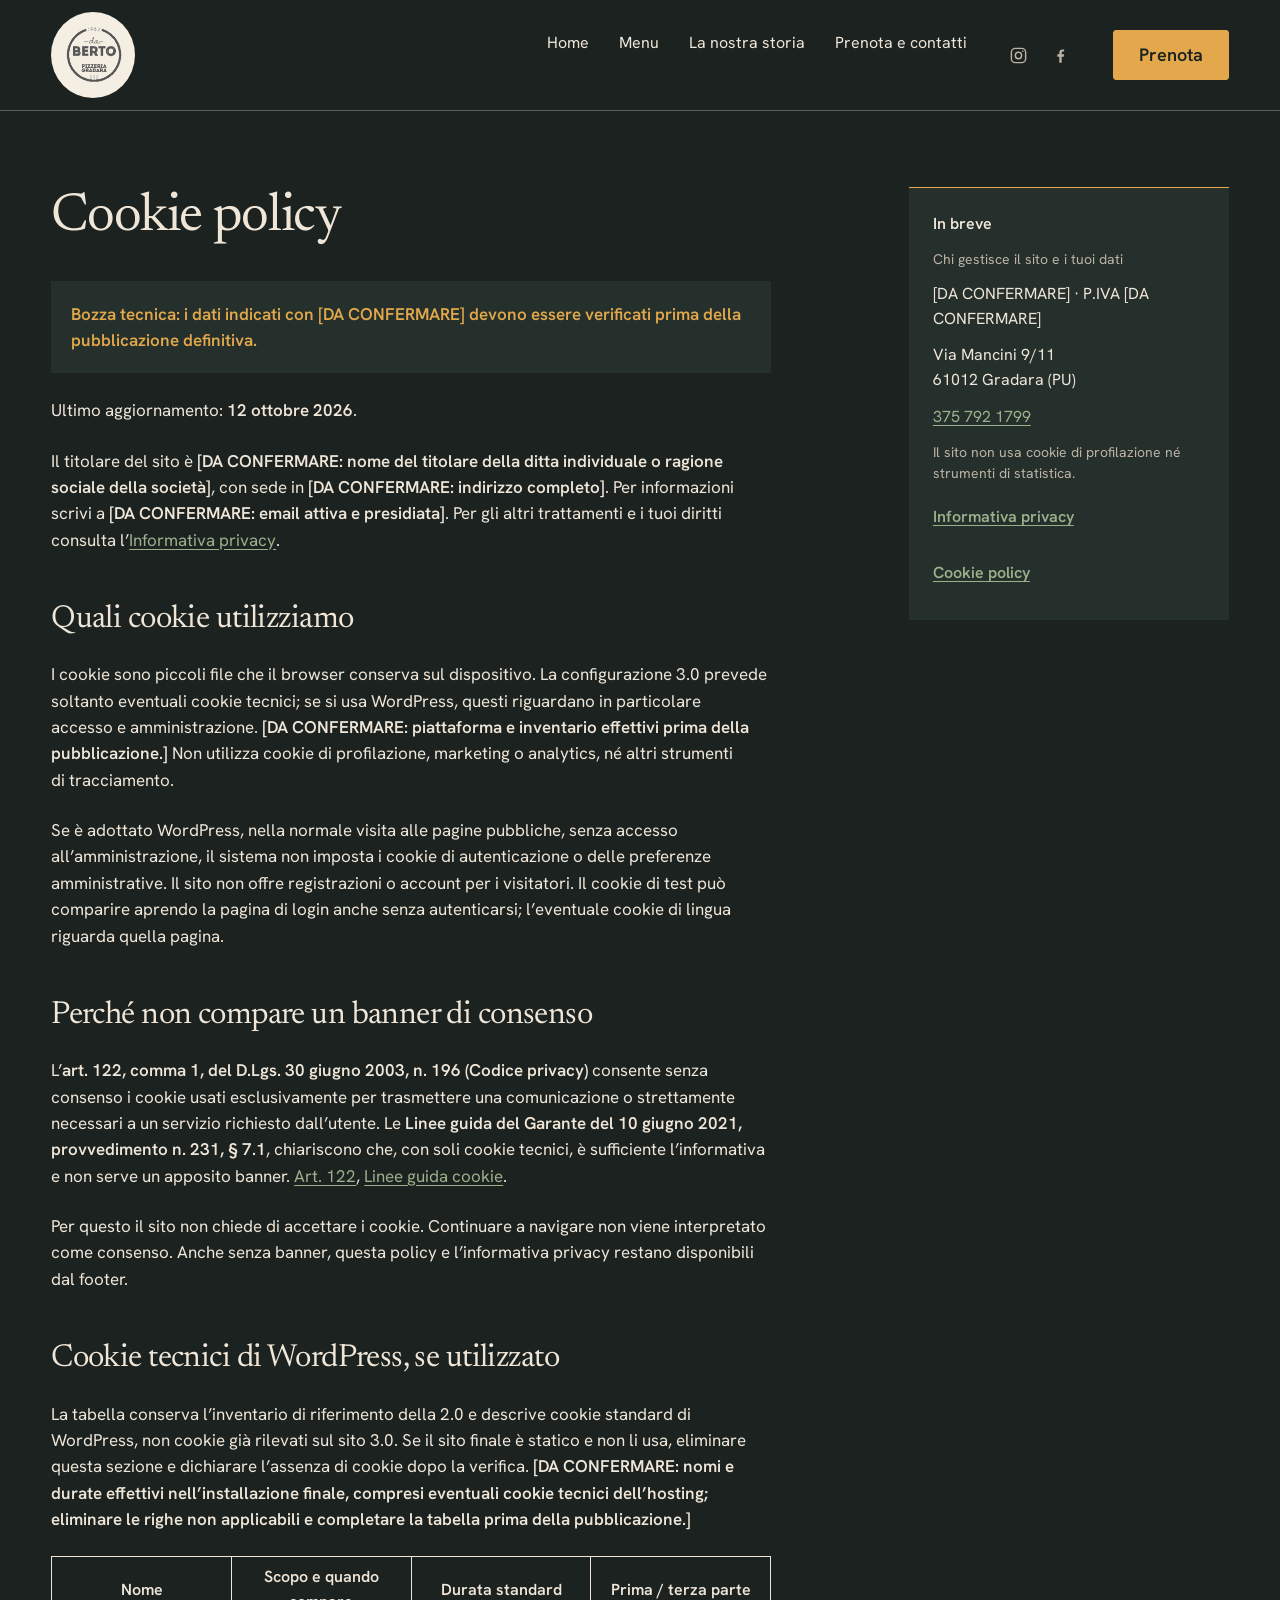
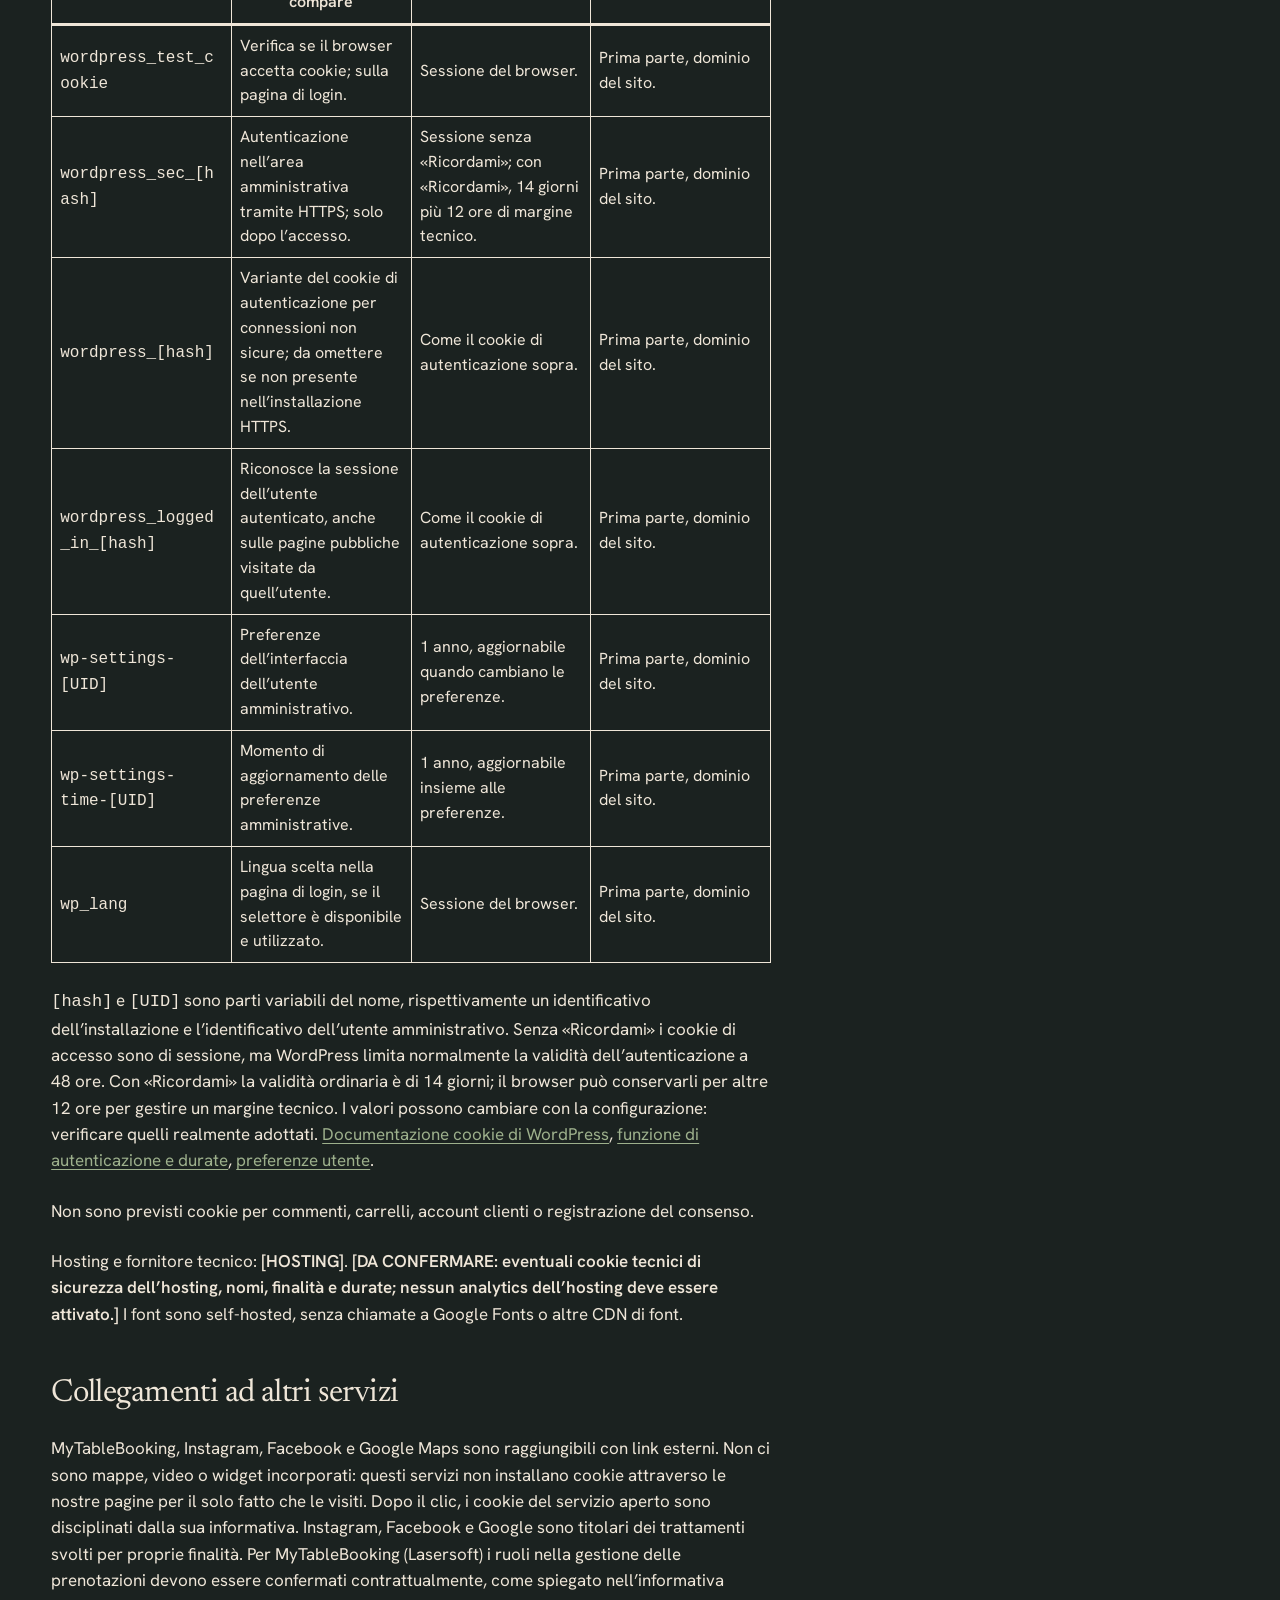
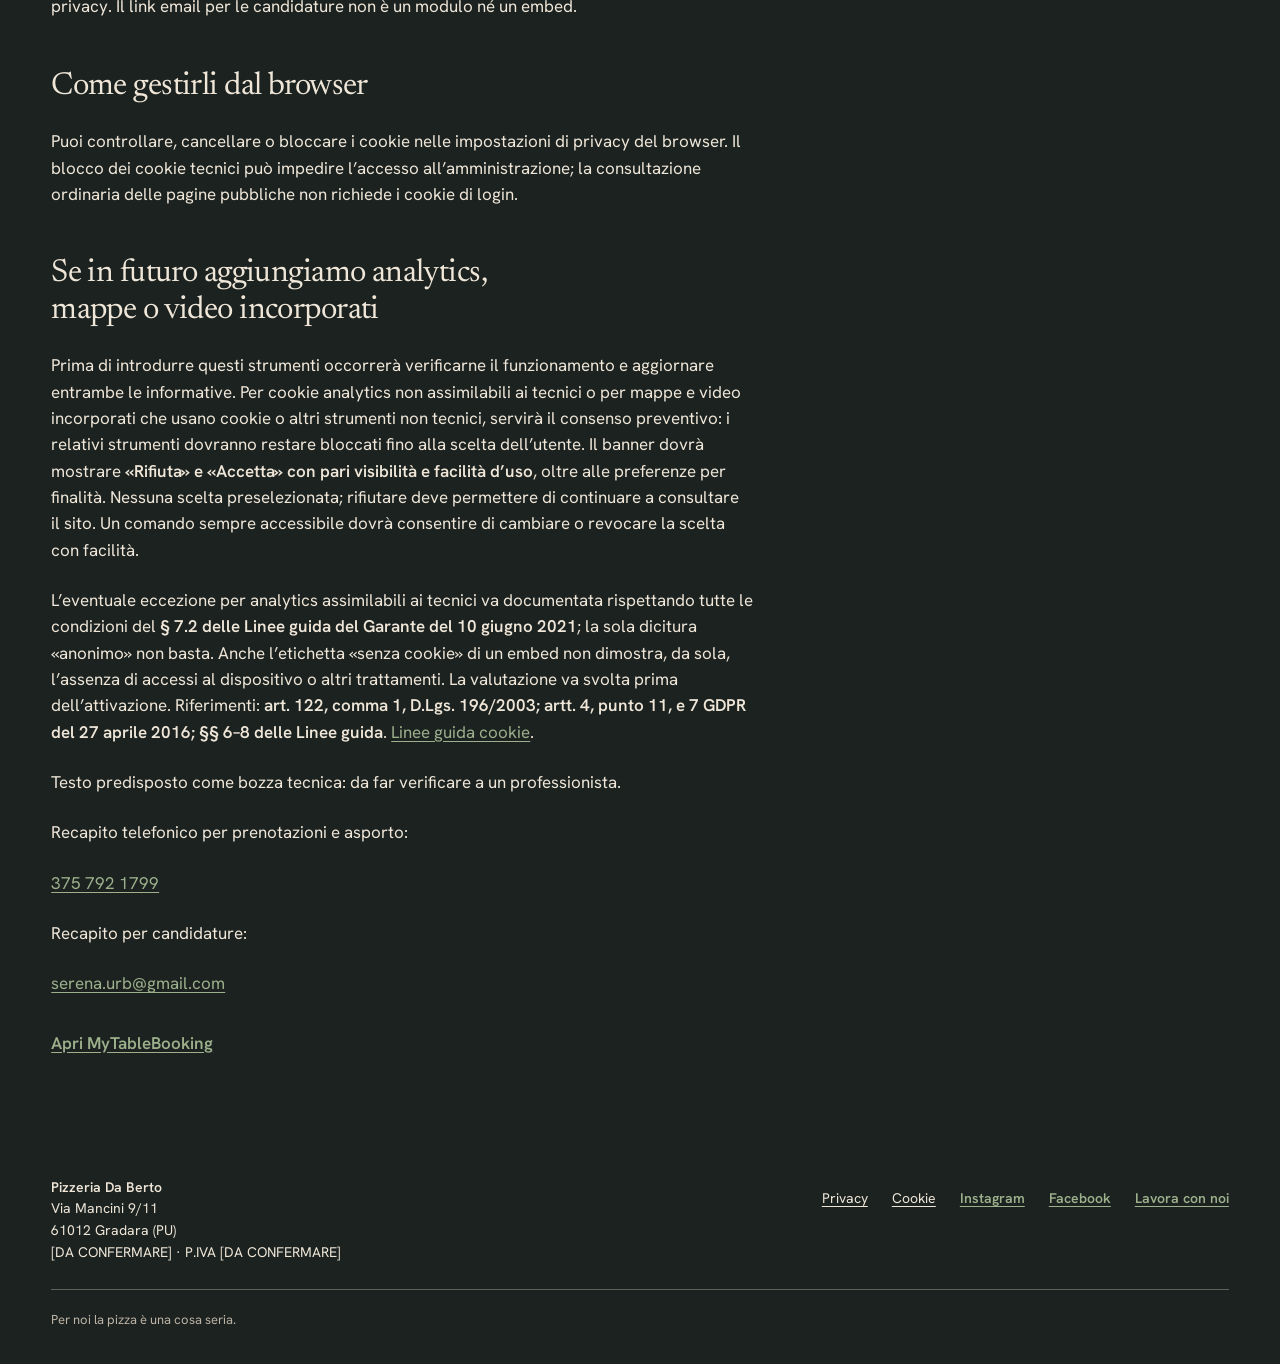
<file: cookie/index.html>
<!DOCTYPE html>
<html lang="it">
<head>
<meta name="robots" content="noindex, nofollow">
	<meta charset="UTF-8" />
	<meta name="viewport" content="width=device-width, initial-scale=1, viewport-fit=cover">
<meta name="theme-color" content="#1B2220">
<script>document.documentElement.classList.add("has-site-js")</script>
<meta name="viewport" content="width=device-width, initial-scale=1" />
<script>document.documentElement.classList.add('js')</script>
<link rel="preload" href="../wp-content/themes/daberto/assets/fonts/newsreader-0.woff2" as="font" type="font/woff2" crossorigin>
<title>Cookie policy &#8211; Pizzeria Da Berto</title>
<meta name="description" content="Informazioni sui cookie tecnici e sui collegamenti esterni del sito di Pizzeria Da Berto. Bozza tecnica da completare prima della pubblicazione definitiva.">
<meta property="og:type" content="website">
<meta property="og:locale" content="it_IT">
<meta property="og:site_name" content="Pizzeria Da Berto">
<meta property="og:title" content="Cookie policy &#8211; Pizzeria Da Berto">
<meta property="og:description" content="Informazioni sui cookie tecnici e sui collegamenti esterni del sito di Pizzeria Da Berto. Bozza tecnica da completare prima della pubblicazione definitiva.">
<meta property="og:url" content="../cookie/">
<meta property="og:image" content="../wp-content/uploads/2026/10/logo.png">
<style id="wp-block-site-logo-inline-css">
.wp-block-site-logo{box-sizing:border-box;line-height:0}.wp-block-site-logo a{display:inline-block;line-height:0}.wp-block-site-logo.is-default-size img{height:auto;width:120px}.wp-block-site-logo img{height:auto;max-width:100%}.wp-block-site-logo a,.wp-block-site-logo img{border-radius:inherit}.wp-block-site-logo.aligncenter{margin-left:auto;margin-right:auto;text-align:center}:root :where(.wp-block-site-logo.is-style-rounded){border-radius:9999px}
/*# sourceURL=../wp-includes/blocks/site-logo/style.min.css */
</style>
<style id="wp-block-navigation-link-inline-css">
.wp-block-navigation .wp-block-navigation-item__label{overflow-wrap:break-word}.wp-block-navigation .wp-block-navigation-item__description{display:none}.link-ui-tools{outline:1px solid #f0f0f0;padding:8px}.link-ui-block-inserter{padding-top:8px}.link-ui-block-inserter__back{margin-left:8px;text-transform:uppercase}
/*# sourceURL=../wp-includes/blocks/navigation-link/style.min.css */
</style>
<style id="wp-block-navigation-inline-css">
.wp-block-navigation{position:relative}.wp-block-navigation ul{margin-bottom:0;margin-left:0;margin-top:0;padding-left:0}.wp-block-navigation ul,.wp-block-navigation ul li{list-style:none}.wp-block-navigation .wp-block-navigation-item{align-items:center;background-color:inherit;display:flex;position:relative}.wp-block-navigation .wp-block-navigation-item .wp-block-navigation__submenu-container:empty{display:none}.wp-block-navigation .wp-block-navigation-item__content{display:block;z-index:1}.wp-block-navigation .wp-block-navigation-item__content.wp-block-navigation-item__content{color:inherit}.wp-block-navigation.has-text-decoration-underline .wp-block-navigation-item__content,.wp-block-navigation.has-text-decoration-underline .wp-block-navigation-item__content:active,.wp-block-navigation.has-text-decoration-underline .wp-block-navigation-item__content:focus{text-decoration:underline}.wp-block-navigation.has-text-decoration-line-through .wp-block-navigation-item__content,.wp-block-navigation.has-text-decoration-line-through .wp-block-navigation-item__content:active,.wp-block-navigation.has-text-decoration-line-through .wp-block-navigation-item__content:focus{text-decoration:line-through}.wp-block-navigation :where(a),.wp-block-navigation :where(a:active),.wp-block-navigation :where(a:focus){text-decoration:none}.wp-block-navigation .wp-block-navigation__submenu-icon{align-self:center;background-color:inherit;border:none;color:currentColor;display:inline-block;font-size:inherit;height:.6em;line-height:0;margin-left:.25em;padding:0;width:.6em}.wp-block-navigation .wp-block-navigation__submenu-icon svg{stroke:currentColor;display:inline-block;height:inherit;margin-top:.075em;width:inherit}.wp-block-navigation{--navigation-layout-justification-setting:flex-start;--navigation-layout-direction:row;--navigation-layout-wrap:wrap;--navigation-layout-justify:flex-start;--navigation-layout-align:center}.wp-block-navigation.is-vertical{--navigation-layout-direction:column;--navigation-layout-justify:initial;--navigation-layout-align:flex-start}.wp-block-navigation.no-wrap{--navigation-layout-wrap:nowrap}.wp-block-navigation.items-justified-center{--navigation-layout-justification-setting:center;--navigation-layout-justify:center}.wp-block-navigation.items-justified-center.is-vertical{--navigation-layout-align:center}.wp-block-navigation.items-justified-right{--navigation-layout-justification-setting:flex-end;--navigation-layout-justify:flex-end}.wp-block-navigation.items-justified-right.is-vertical{--navigation-layout-align:flex-end}.wp-block-navigation.items-justified-space-between{--navigation-layout-justification-setting:space-between;--navigation-layout-justify:space-between}:where(.wp-block-navigation) ul li{padding:0}.wp-block-navigation .has-child .wp-block-navigation__submenu-container{align-items:normal;background-color:inherit;color:inherit;display:flex;flex-direction:column;opacity:0;position:absolute;z-index:2}@media not (prefers-reduced-motion){.wp-block-navigation .has-child .wp-block-navigation__submenu-container{transition:opacity .1s linear}}.wp-block-navigation .has-child .wp-block-navigation__submenu-container{height:0;overflow:hidden;visibility:hidden;width:0}.wp-block-navigation .has-child .wp-block-navigation__submenu-container>.wp-block-navigation-item>.wp-block-navigation-item__content{display:flex;flex-grow:1;padding:.5em 1em}.wp-block-navigation .has-child .wp-block-navigation__submenu-container>.wp-block-navigation-item>.wp-block-navigation-item__content .wp-block-navigation__submenu-icon{margin-left:auto;margin-right:0}.wp-block-navigation .has-child .wp-block-navigation__submenu-container .wp-block-navigation-item__content{margin:0}.wp-block-navigation .has-child .wp-block-navigation__submenu-container{left:-1px;top:100%}@media (min-width:782px){.wp-block-navigation .has-child .wp-block-navigation__submenu-container .wp-block-navigation__submenu-container{left:100%;top:-1px}.wp-block-navigation .has-child .wp-block-navigation__submenu-container .wp-block-navigation__submenu-container:before{background:transparent;content:"";display:block;height:100%;position:absolute;right:100%;width:.5em}.wp-block-navigation .has-child .wp-block-navigation__submenu-container .wp-block-navigation__submenu-icon{margin-right:.25em}.wp-block-navigation .has-child .wp-block-navigation__submenu-container .wp-block-navigation__submenu-icon svg{transform:rotate(-90deg)}}@media (hover:hover){.wp-block-navigation .has-child:not(.open-on-click):hover>.wp-block-navigation__submenu-container{height:auto;min-width:200px;opacity:1;overflow:visible;visibility:visible;width:auto}}.wp-block-navigation .has-child .wp-block-navigation-submenu__toggle[aria-expanded=true]~.wp-block-navigation__submenu-container,.wp-block-navigation .has-child:not(.open-on-click):not(.open-on-hover-click):focus-within>.wp-block-navigation__submenu-container{height:auto;min-width:200px;opacity:1;overflow:visible;visibility:visible;width:auto}.wp-block-navigation .has-child.open-always{align-items:var(--navigation-layout-align,initial);flex-direction:var(--navigation-layout-direction,initial);flex-wrap:var(--navigation-layout-wrap,wrap);gap:var(--wp--style--block-gap,2em)}.wp-block-navigation .has-child.open-always,.wp-block-navigation .has-child.open-always .wp-block-navigation-item{justify-content:var(--navigation-layout-justify,initial)}.wp-block-navigation .has-child.open-always .wp-block-navigation__submenu-container,.wp-block-navigation .has-child.open-always.wp-block-navigation-submenu{gap:var(--wp--style--block-gap,2em)}.wp-block-navigation .has-child.open-always .wp-block-navigation-item,.wp-block-navigation .has-child.open-always .wp-block-navigation__submenu-container,.wp-block-navigation .has-child.open-always.wp-block-navigation-submenu{padding-bottom:0;padding-top:0}.wp-block-navigation .has-child.open-always .wp-block-navigation__submenu-container{padding-left:var(--wp--style--block-gap,2em);padding-right:var(--wp--style--block-gap,2em)}.wp-block-navigation .has-child.open-always .wp-block-navigation__submenu-container .wp-block-navigation-item__content{padding:0}.wp-block-navigation .has-child.open-always .wp-block-navigation__submenu-container>.wp-block-navigation-item>.wp-block-navigation-item__content,.wp-block-navigation .has-child.open-always>.wp-block-navigation-item__content{flex-grow:0}.wp-block-navigation .has-child.open-always>.wp-block-navigation__submenu-container{background-color:transparent;border:none;color:inherit;flex-basis:100%;height:auto;opacity:1;overflow:visible;position:static;visibility:visible;width:auto}.wp-block-navigation.has-background .has-child .wp-block-navigation__submenu-container{left:0;top:100%}@media (min-width:782px){.wp-block-navigation.has-background .has-child .wp-block-navigation__submenu-container .wp-block-navigation__submenu-container{left:100%;top:0}}.wp-block-navigation-submenu{display:flex;position:relative}.wp-block-navigation-submenu .wp-block-navigation__submenu-icon svg{stroke:currentColor}button.wp-block-navigation-item__content{background-color:transparent;border:none;color:currentColor;font-family:inherit;font-size:inherit;font-style:inherit;font-weight:inherit;letter-spacing:inherit;line-height:inherit;text-align:left;text-transform:inherit}.wp-block-navigation-submenu__toggle{cursor:pointer}.wp-block-navigation-submenu__toggle[aria-expanded=true]+.wp-block-navigation__submenu-icon>svg,.wp-block-navigation-submenu__toggle[aria-expanded=true]>svg{transform:rotate(180deg)}.wp-block-navigation-item.open-on-click .wp-block-navigation-submenu__toggle{padding-left:0;padding-right:.85em}.wp-block-navigation-item.open-on-click .wp-block-navigation-submenu__toggle+.wp-block-navigation__submenu-icon{margin-left:-.6em;pointer-events:none}.wp-block-navigation-item.open-on-click button.wp-block-navigation-item__content:not(.wp-block-navigation-submenu__toggle){padding:0}.wp-block-navigation .wp-block-page-list,.wp-block-navigation__container,.wp-block-navigation__responsive-close,.wp-block-navigation__responsive-container,.wp-block-navigation__responsive-container-content,.wp-block-navigation__responsive-dialog{gap:inherit}:where(.wp-block-navigation.has-background .wp-block-navigation-item a:not(.wp-element-button)),:where(.wp-block-navigation.has-background .wp-block-navigation-submenu a:not(.wp-element-button)){padding:.5em 1em}:where(.wp-block-navigation .wp-block-navigation__submenu-container .wp-block-navigation-item a:not(.wp-element-button)),:where(.wp-block-navigation .wp-block-navigation__submenu-container .wp-block-navigation-submenu a:not(.wp-element-button)),:where(.wp-block-navigation .wp-block-navigation__submenu-container .wp-block-navigation-submenu button.wp-block-navigation-item__content),:where(.wp-block-navigation .wp-block-navigation__submenu-container .wp-block-pages-list__item button.wp-block-navigation-item__content){padding:.5em 1em}.wp-block-navigation.items-justified-right .wp-block-navigation__container .has-child .wp-block-navigation__submenu-container,.wp-block-navigation.items-justified-right .wp-block-page-list>.has-child .wp-block-navigation__submenu-container,.wp-block-navigation.items-justified-space-between .wp-block-page-list>.has-child:last-child .wp-block-navigation__submenu-container,.wp-block-navigation.items-justified-space-between>.wp-block-navigation__container>.has-child:last-child .wp-block-navigation__submenu-container{left:auto;right:0}.wp-block-navigation.items-justified-right .wp-block-navigation__container .has-child .wp-block-navigation__submenu-container .wp-block-navigation__submenu-container,.wp-block-navigation.items-justified-right .wp-block-page-list>.has-child .wp-block-navigation__submenu-container .wp-block-navigation__submenu-container,.wp-block-navigation.items-justified-space-between .wp-block-page-list>.has-child:last-child .wp-block-navigation__submenu-container .wp-block-navigation__submenu-container,.wp-block-navigation.items-justified-space-between>.wp-block-navigation__container>.has-child:last-child .wp-block-navigation__submenu-container .wp-block-navigation__submenu-container{left:-1px;right:-1px}@media (min-width:782px){.wp-block-navigation.items-justified-right .wp-block-navigation__container .has-child .wp-block-navigation__submenu-container .wp-block-navigation__submenu-container,.wp-block-navigation.items-justified-right .wp-block-page-list>.has-child .wp-block-navigation__submenu-container .wp-block-navigation__submenu-container,.wp-block-navigation.items-justified-space-between .wp-block-page-list>.has-child:last-child .wp-block-navigation__submenu-container .wp-block-navigation__submenu-container,.wp-block-navigation.items-justified-space-between>.wp-block-navigation__container>.has-child:last-child .wp-block-navigation__submenu-container .wp-block-navigation__submenu-container{left:auto;right:100%}}.wp-block-navigation:not(.has-background) .wp-block-navigation__submenu-container{background-color:#fff;border:1px solid rgba(0,0,0,.15)}.wp-block-navigation.has-background .wp-block-navigation__submenu-container{background-color:inherit}.wp-block-navigation:not(.has-text-color) .wp-block-navigation__submenu-container{color:#000}.wp-block-navigation__container{align-items:var(--navigation-layout-align,initial);display:flex;flex-direction:var(--navigation-layout-direction,initial);flex-wrap:var(--navigation-layout-wrap,wrap);justify-content:var(--navigation-layout-justify,initial);list-style:none;margin:0;padding-left:0}.wp-block-navigation__container .is-responsive{display:none}.wp-block-navigation__container:only-child,.wp-block-page-list:only-child{flex-grow:1}@keyframes overlay-menu__fade-in-animation{0%{opacity:0;transform:translateY(.5em)}to{opacity:1;transform:translateY(0)}}.wp-block-navigation__responsive-container{bottom:0;display:none;left:0;position:fixed;right:0;top:0}.wp-block-navigation__responsive-container :where(.wp-block-navigation-item a){color:inherit}.wp-block-navigation__responsive-container .wp-block-navigation__responsive-container-content{align-items:var(--navigation-layout-align,initial);display:flex;flex-direction:var(--navigation-layout-direction,initial);flex-wrap:var(--navigation-layout-wrap,wrap);justify-content:var(--navigation-layout-justify,initial)}.wp-block-navigation__responsive-container:not(.is-menu-open.is-menu-open){background-color:inherit!important;color:inherit!important}.wp-block-navigation__responsive-container.is-menu-open{background-color:inherit;display:flex;flex-direction:column}@media not (prefers-reduced-motion){.wp-block-navigation__responsive-container.is-menu-open{animation:overlay-menu__fade-in-animation .1s ease-out;animation-fill-mode:forwards}}.wp-block-navigation__responsive-container.is-menu-open:not(.disable-default-overlay){padding:clamp(1rem,var(--wp--style--root--padding-top),20rem) clamp(1rem,var(--wp--style--root--padding-right),20rem) clamp(1rem,var(--wp--style--root--padding-bottom),20rem) clamp(1rem,var(--wp--style--root--padding-left),20rem)}.wp-block-navigation__responsive-container.is-menu-open{overflow:auto;z-index:100000}.wp-block-navigation__responsive-container.is-menu-open:not(.disable-default-overlay) .wp-block-navigation__responsive-container-content{padding-top:calc(2rem + 24px)}.wp-block-navigation__responsive-container.is-menu-open:where(:not(.disable-default-overlay)) .wp-block-navigation__responsive-container-content{align-items:var(--navigation-layout-justification-setting,inherit);display:flex;flex-direction:column;flex-wrap:nowrap;overflow:visible}.wp-block-navigation__responsive-container.is-menu-open:where(:not(.disable-default-overlay)) .wp-block-navigation__responsive-container-content,.wp-block-navigation__responsive-container.is-menu-open:where(:not(.disable-default-overlay)) .wp-block-navigation__responsive-container-content .wp-block-navigation__container,.wp-block-navigation__responsive-container.is-menu-open:where(:not(.disable-default-overlay)) .wp-block-navigation__responsive-container-content .wp-block-page-list{justify-content:flex-start}.wp-block-navigation__responsive-container.is-menu-open:where(:not(.disable-default-overlay)) .wp-block-navigation__responsive-container-content .wp-block-navigation__submenu-icon{display:none}.wp-block-navigation__responsive-container.is-menu-open:where(:not(.disable-default-overlay)) .wp-block-navigation__responsive-container-content .has-child .wp-block-navigation__submenu-container{border:none;height:auto;min-width:200px;opacity:1;overflow:initial;padding-left:2rem;padding-right:2rem;position:static;visibility:visible;width:auto}.wp-block-navigation__responsive-container.is-menu-open:where(:not(.disable-default-overlay)) .wp-block-navigation__responsive-container-content .wp-block-navigation__container,.wp-block-navigation__responsive-container.is-menu-open:where(:not(.disable-default-overlay)) .wp-block-navigation__responsive-container-content .wp-block-navigation__submenu-container{gap:inherit}.wp-block-navigation__responsive-container.is-menu-open:where(:not(.disable-default-overlay)) .wp-block-navigation__responsive-container-content .wp-block-navigation__submenu-container{padding-top:var(--wp--style--block-gap,2em)}.wp-block-navigation__responsive-container.is-menu-open:where(:not(.disable-default-overlay)) .wp-block-navigation__responsive-container-content .wp-block-navigation-item__content{padding:0}.wp-block-navigation__responsive-container.is-menu-open:where(:not(.disable-default-overlay)) .wp-block-navigation__responsive-container-content .wp-block-navigation-item,.wp-block-navigation__responsive-container.is-menu-open:where(:not(.disable-default-overlay)) .wp-block-navigation__responsive-container-content .wp-block-navigation__container,.wp-block-navigation__responsive-container.is-menu-open:where(:not(.disable-default-overlay)) .wp-block-navigation__responsive-container-content .wp-block-page-list{align-items:var(--navigation-layout-justification-setting,initial);display:flex;flex-direction:column}.wp-block-navigation__responsive-container.is-menu-open:where(:not(.disable-default-overlay)) .wp-block-navigation-item,.wp-block-navigation__responsive-container.is-menu-open:where(:not(.disable-default-overlay)) .wp-block-navigation-item .wp-block-navigation__submenu-container,.wp-block-navigation__responsive-container.is-menu-open:where(:not(.disable-default-overlay)) .wp-block-navigation__container,.wp-block-navigation__responsive-container.is-menu-open:where(:not(.disable-default-overlay)) .wp-block-page-list{background:transparent!important;color:inherit!important}.wp-block-navigation__responsive-container.is-menu-open:where(:not(.disable-default-overlay)) .wp-block-navigation__submenu-container.wp-block-navigation__submenu-container.wp-block-navigation__submenu-container.wp-block-navigation__submenu-container{left:auto;right:auto}.wp-block-navigation__responsive-container.disable-default-overlay .wp-block-navigation__overlay-container{display:none;width:100%}.wp-block-navigation__responsive-container.disable-default-overlay .wp-block-navigation__responsive-close{max-width:none}.wp-block-navigation__responsive-container.disable-default-overlay.is-menu-open .wp-block-navigation__responsive-container-content>:not(.wp-block-navigation__overlay-container){display:none}.wp-block-navigation__responsive-container.disable-default-overlay.is-menu-open .wp-block-navigation__responsive-container-content .wp-block-navigation__overlay-container{display:block}.wp-block-navigation__responsive-container.disable-default-overlay.is-menu-open .wp-block-navigation__responsive-container-content .wp-block-navigation__overlay-container .wp-block-navigation__submenu-container{left:0;right:auto}@media (min-width:600px){.wp-block-navigation__responsive-container:not(.hidden-by-default):not(.is-menu-open){background-color:inherit;display:block;position:relative;width:100%;z-index:auto}.wp-block-navigation__responsive-container:not(.hidden-by-default):not(.is-menu-open) .wp-block-navigation__responsive-container-close{display:none}.wp-block-navigation__responsive-container.is-menu-open .wp-block-navigation__submenu-container.wp-block-navigation__submenu-container.wp-block-navigation__submenu-container.wp-block-navigation__submenu-container{left:0}}.wp-block-navigation:not(.has-background) .wp-block-navigation__responsive-container.is-menu-open:not(.disable-default-overlay){background-color:#fff}.wp-block-navigation:not(.has-text-color) .wp-block-navigation__responsive-container.is-menu-open:not(.disable-default-overlay){color:#000}.wp-block-navigation__toggle_button_label{font-size:1rem;font-weight:700}.wp-block-navigation__responsive-container-close,.wp-block-navigation__responsive-container-open{background:transparent;border:none;color:currentColor;cursor:pointer;margin:0;padding:0;text-transform:inherit;vertical-align:middle}.wp-block-navigation__responsive-container-close svg,.wp-block-navigation__responsive-container-open svg{fill:currentColor;display:block;height:24px;pointer-events:none;width:24px}.wp-block-navigation__responsive-container-open{display:flex}.wp-block-navigation__responsive-container-open.wp-block-navigation__responsive-container-open.wp-block-navigation__responsive-container-open{font-family:inherit;font-size:inherit;font-weight:inherit}@media (min-width:600px){.wp-block-navigation__responsive-container-open:not(.always-shown){display:none}}.wp-block-navigation__responsive-container-close{position:absolute;right:0;top:0;z-index:2}.wp-block-navigation__responsive-container-close.wp-block-navigation__responsive-container-close.wp-block-navigation__responsive-container-close{font-family:inherit;font-size:inherit;font-weight:inherit}.disable-default-overlay .wp-block-navigation__responsive-container-close{right:clamp(1rem,var(--wp--style--root--padding-left),20rem);top:clamp(1rem,var(--wp--style--root--padding-left),20rem)}.wp-block-navigation__responsive-close{width:100%}.has-modal-open .wp-block-navigation__responsive-close{margin-left:auto;margin-right:auto;max-width:var(--wp--style--global--wide-size,100%)}.wp-block-navigation__responsive-close:focus{outline:none}.is-menu-open .wp-block-navigation__responsive-close,.is-menu-open .wp-block-navigation__responsive-container-content,.is-menu-open .wp-block-navigation__responsive-dialog{box-sizing:border-box}.wp-block-navigation__responsive-dialog{position:relative}.has-modal-open .admin-bar .is-menu-open:where(:not(.disable-default-overlay)) .wp-block-navigation__responsive-dialog{margin-top:46px}@media (min-width:782px){.has-modal-open .admin-bar .is-menu-open:where(:not(.disable-default-overlay)) .wp-block-navigation__responsive-dialog{margin-top:32px}}html.has-modal-open{overflow:hidden}
/*# sourceURL=../wp-includes/blocks/navigation/style.min.css */
</style>
<style id="wp-block-button-inline-css">
.wp-block-button__link{align-content:center;box-sizing:border-box;cursor:pointer;display:inline-block;height:100%;text-align:center;word-break:break-word}.wp-block-button__link.aligncenter{text-align:center}.wp-block-button__link.alignright{text-align:right}:where(.wp-block-button__link){border-radius:9999px;box-shadow:none;padding:calc(.667em + 2px) calc(1.333em + 2px);text-decoration:none}.wp-block-button[style*=text-decoration] .wp-block-button__link{text-decoration:inherit}.wp-block-buttons>.wp-block-button.has-custom-width{max-width:none}.wp-block-buttons>.wp-block-button.has-custom-width .wp-block-button__link{width:100%}.wp-block-buttons>.wp-block-button.has-custom-font-size .wp-block-button__link{font-size:inherit}.wp-block-buttons>.wp-block-button[class*=wp-block-button__width]{width:calc(var(--wp--block-button--width)*1% - var(--wp--style--block-gap, .5em)*(1 - var(--wp--block-button--width)/100))}.wp-block-buttons>.wp-block-button.wp-block-button__width-25{width:calc(25% - var(--wp--style--block-gap, .5em)*.75)}.wp-block-buttons>.wp-block-button.wp-block-button__width-50{width:calc(50% - var(--wp--style--block-gap, .5em)*.5)}.wp-block-buttons>.wp-block-button.wp-block-button__width-75{width:calc(75% - var(--wp--style--block-gap, .5em)*.25)}.wp-block-buttons>.wp-block-button.wp-block-button__width-100{flex-basis:100%;width:100%}.wp-block-buttons.is-vertical>.wp-block-button[class*=wp-block-button__width]{width:calc(var(--wp--block-button--width)*1%)}.wp-block-buttons.is-vertical>.wp-block-button.wp-block-button__width-25{width:25%}.wp-block-buttons.is-vertical>.wp-block-button.wp-block-button__width-50{width:50%}.wp-block-buttons.is-vertical>.wp-block-button.wp-block-button__width-75{width:75%}.wp-block-button.is-style-squared,.wp-block-button__link.wp-block-button.is-style-squared{border-radius:0}.wp-block-button.no-border-radius,.wp-block-button__link.no-border-radius{border-radius:0!important}:root :where(.wp-block-button .wp-block-button__link.is-style-outline),:root :where(.wp-block-button.is-style-outline>.wp-block-button__link){border:2px solid;padding:.667em 1.333em}:root :where(.wp-block-button .wp-block-button__link.is-style-outline:not(.has-text-color)),:root :where(.wp-block-button.is-style-outline>.wp-block-button__link:not(.has-text-color)){color:currentColor}:root :where(.wp-block-button .wp-block-button__link.is-style-outline:not(.has-background)),:root :where(.wp-block-button.is-style-outline>.wp-block-button__link:not(.has-background)){background-color:transparent;background-image:none}
/*# sourceURL=../wp-includes/blocks/button/style.min.css */
</style>
<style id="wp-block-buttons-inline-css">
.wp-block-buttons{box-sizing:border-box}.wp-block-buttons.is-vertical{flex-direction:column}.wp-block-buttons.is-vertical>.wp-block-button:last-child{margin-bottom:0}.wp-block-buttons>.wp-block-button{display:inline-block;margin:0}.wp-block-buttons.is-content-justification-left{justify-content:flex-start}.wp-block-buttons.is-content-justification-left.is-vertical{align-items:flex-start}.wp-block-buttons.is-content-justification-center{justify-content:center}.wp-block-buttons.is-content-justification-center.is-vertical{align-items:center}.wp-block-buttons.is-content-justification-right{justify-content:flex-end}.wp-block-buttons.is-content-justification-right.is-vertical{align-items:flex-end}.wp-block-buttons.is-content-justification-space-between{justify-content:space-between}.wp-block-buttons.aligncenter{text-align:center}.wp-block-buttons:not(.is-content-justification-space-between,.is-content-justification-right,.is-content-justification-left,.is-content-justification-center) .wp-block-button.aligncenter{margin-left:auto;margin-right:auto;width:100%}.wp-block-buttons[style*=text-decoration] .wp-block-button,.wp-block-buttons[style*=text-decoration] .wp-block-button__link{text-decoration:inherit}.wp-block-buttons.has-custom-font-size .wp-block-button__link{font-size:inherit}.wp-block-buttons .wp-block-button__link{width:100%}.wp-block-button.aligncenter{text-align:center}
/*# sourceURL=../wp-includes/blocks/buttons/style.min.css */
</style>
<style id="wp-block-group-inline-css">
.wp-block-group{box-sizing:border-box}:where(.wp-block-group.wp-block-group-is-layout-constrained){position:relative}
/*# sourceURL=../wp-includes/blocks/group/style.min.css */
</style>
<style id="wp-block-post-title-inline-css">
.wp-block-post-title{box-sizing:border-box;word-break:break-word}.wp-block-post-title :where(a){display:inline-block;font-family:inherit;font-size:inherit;font-style:inherit;font-weight:inherit;letter-spacing:inherit;line-height:inherit;text-decoration:inherit}
/*# sourceURL=../wp-includes/blocks/post-title/style.min.css */
</style>
<style id="wp-block-paragraph-inline-css">
.is-small-text{font-size:.875em}.is-regular-text{font-size:1em}.is-large-text{font-size:2.25em}.is-larger-text{font-size:3em}.has-drop-cap:not(:focus):first-letter{float:left;font-size:8.4em;font-style:normal;font-weight:100;line-height:.68;margin:.05em .1em 0 0;text-transform:uppercase}body.rtl .has-drop-cap:not(:focus):first-letter{float:none;margin-left:.1em}p.has-drop-cap.has-background{overflow:hidden}:root :where(p.has-background){padding:1.25em 2.375em}:where(p.has-text-color:not(.has-link-color)) a{color:inherit}p.has-text-align-left[style*="writing-mode:vertical-lr"],p.has-text-align-right[style*="writing-mode:vertical-rl"]{rotate:180deg}
/*# sourceURL=../wp-includes/blocks/paragraph/style.min.css */
</style>
<style id="wp-block-heading-inline-css">
h1:where(.wp-block-heading).has-background,h2:where(.wp-block-heading).has-background,h3:where(.wp-block-heading).has-background,h4:where(.wp-block-heading).has-background,h5:where(.wp-block-heading).has-background,h6:where(.wp-block-heading).has-background{padding:1.25em 2.375em}h1.has-text-align-left[style*=writing-mode]:where([style*=vertical-lr]),h1.has-text-align-right[style*=writing-mode]:where([style*=vertical-rl]),h2.has-text-align-left[style*=writing-mode]:where([style*=vertical-lr]),h2.has-text-align-right[style*=writing-mode]:where([style*=vertical-rl]),h3.has-text-align-left[style*=writing-mode]:where([style*=vertical-lr]),h3.has-text-align-right[style*=writing-mode]:where([style*=vertical-rl]),h4.has-text-align-left[style*=writing-mode]:where([style*=vertical-lr]),h4.has-text-align-right[style*=writing-mode]:where([style*=vertical-rl]),h5.has-text-align-left[style*=writing-mode]:where([style*=vertical-lr]),h5.has-text-align-right[style*=writing-mode]:where([style*=vertical-rl]),h6.has-text-align-left[style*=writing-mode]:where([style*=vertical-lr]),h6.has-text-align-right[style*=writing-mode]:where([style*=vertical-rl]){rotate:180deg}
/*# sourceURL=../wp-includes/blocks/heading/style.min.css */
</style>
<style id="wp-block-table-inline-css">
.wp-block-table{overflow-x:auto}.wp-block-table table{border-collapse:collapse;width:100%}.wp-block-table thead{border-bottom:3px solid}.wp-block-table tfoot{border-top:3px solid}.wp-block-table td,.wp-block-table th{border:1px solid;padding:.5em}.wp-block-table .has-fixed-layout{table-layout:fixed;width:100%}.wp-block-table .has-fixed-layout td,.wp-block-table .has-fixed-layout th{word-break:break-word}.wp-block-table.aligncenter,.wp-block-table.alignleft,.wp-block-table.alignright{display:table;width:auto}.wp-block-table.aligncenter td,.wp-block-table.aligncenter th,.wp-block-table.alignleft td,.wp-block-table.alignleft th,.wp-block-table.alignright td,.wp-block-table.alignright th{word-break:break-word}.wp-block-table .has-subtle-light-gray-background-color{background-color:#f3f4f5}.wp-block-table .has-subtle-pale-green-background-color{background-color:#e9fbe5}.wp-block-table .has-subtle-pale-blue-background-color{background-color:#e7f5fe}.wp-block-table .has-subtle-pale-pink-background-color{background-color:#fcf0ef}.wp-block-table.is-style-stripes{background-color:transparent;border-collapse:inherit;border-spacing:0}.wp-block-table.is-style-stripes tbody tr:nth-child(odd){background-color:#f0f0f0}.wp-block-table.is-style-stripes.has-subtle-light-gray-background-color tbody tr:nth-child(odd){background-color:#f3f4f5}.wp-block-table.is-style-stripes.has-subtle-pale-green-background-color tbody tr:nth-child(odd){background-color:#e9fbe5}.wp-block-table.is-style-stripes.has-subtle-pale-blue-background-color tbody tr:nth-child(odd){background-color:#e7f5fe}.wp-block-table.is-style-stripes.has-subtle-pale-pink-background-color tbody tr:nth-child(odd){background-color:#fcf0ef}.wp-block-table.is-style-stripes td,.wp-block-table.is-style-stripes th{border-color:transparent}.wp-block-table.is-style-stripes{border-bottom:1px solid #f0f0f0}.wp-block-table .has-border-color td,.wp-block-table .has-border-color th,.wp-block-table .has-border-color tr,.wp-block-table .has-border-color>*{border-color:inherit}.wp-block-table table[style*=border-top-color] tr:first-child,.wp-block-table table[style*=border-top-color] tr:first-child td,.wp-block-table table[style*=border-top-color] tr:first-child th,.wp-block-table table[style*=border-top-color]>*,.wp-block-table table[style*=border-top-color]>* td,.wp-block-table table[style*=border-top-color]>* th{border-top-color:inherit}.wp-block-table table[style*=border-top-color] tr:not(:first-child){border-top-color:currentColor}.wp-block-table table[style*=border-right-color] td:last-child,.wp-block-table table[style*=border-right-color] th,.wp-block-table table[style*=border-right-color] tr,.wp-block-table table[style*=border-right-color]>*{border-right-color:inherit}.wp-block-table table[style*=border-bottom-color] tr:last-child,.wp-block-table table[style*=border-bottom-color] tr:last-child td,.wp-block-table table[style*=border-bottom-color] tr:last-child th,.wp-block-table table[style*=border-bottom-color]>*,.wp-block-table table[style*=border-bottom-color]>* td,.wp-block-table table[style*=border-bottom-color]>* th{border-bottom-color:inherit}.wp-block-table table[style*=border-bottom-color] tr:not(:last-child){border-bottom-color:currentColor}.wp-block-table table[style*=border-left-color] td:first-child,.wp-block-table table[style*=border-left-color] th,.wp-block-table table[style*=border-left-color] tr,.wp-block-table table[style*=border-left-color]>*{border-left-color:inherit}.wp-block-table table[style*=border-style] td,.wp-block-table table[style*=border-style] th,.wp-block-table table[style*=border-style] tr,.wp-block-table table[style*=border-style]>*{border-style:inherit}.wp-block-table table[style*=border-width] td,.wp-block-table table[style*=border-width] th,.wp-block-table table[style*=border-width] tr,.wp-block-table table[style*=border-width]>*{border-style:inherit;border-width:inherit}
/*# sourceURL=../wp-includes/blocks/table/style.min.css */
</style>
<style id="wp-block-post-content-inline-css">
.wp-block-post-content{display:flow-root}
/*# sourceURL=../wp-includes/blocks/post-content/style.min.css */
</style>
<style id="wp-block-library-inline-css">
:root{--wp-block-synced-color:#7a00df;--wp-block-synced-color--rgb:122,0,223;--wp-bound-block-color:var(--wp-block-synced-color);--wp-editor-canvas-background:#ddd;--wp-admin-theme-color:#007cba;--wp-admin-theme-color--rgb:0,124,186;--wp-admin-theme-color-darker-10:#006ba1;--wp-admin-theme-color-darker-10--rgb:0,107,160.5;--wp-admin-theme-color-darker-20:#005a87;--wp-admin-theme-color-darker-20--rgb:0,90,135;--wp-admin-border-width-focus:2px}@media (min-resolution:192dpi){:root{--wp-admin-border-width-focus:1.5px}}.wp-element-button{cursor:pointer}:root .has-very-light-gray-background-color{background-color:#eee}:root .has-very-dark-gray-background-color{background-color:#313131}:root .has-very-light-gray-color{color:#eee}:root .has-very-dark-gray-color{color:#313131}:root .has-vivid-green-cyan-to-vivid-cyan-blue-gradient-background{background:linear-gradient(135deg,#00d084,#0693e3)}:root .has-purple-crush-gradient-background{background:linear-gradient(135deg,#34e2e4,#4721fb 50%,#ab1dfe)}:root .has-hazy-dawn-gradient-background{background:linear-gradient(135deg,#faaca8,#dad0ec)}:root .has-subdued-olive-gradient-background{background:linear-gradient(135deg,#fafae1,#67a671)}:root .has-atomic-cream-gradient-background{background:linear-gradient(135deg,#fdd79a,#004a59)}:root .has-nightshade-gradient-background{background:linear-gradient(135deg,#330968,#31cdcf)}:root .has-midnight-gradient-background{background:linear-gradient(135deg,#020381,#2874fc)}:root{--wp--preset--font-size--normal:16px;--wp--preset--font-size--huge:42px}.has-regular-font-size{font-size:1em}.has-larger-font-size{font-size:2.625em}.has-normal-font-size{font-size:var(--wp--preset--font-size--normal)}.has-huge-font-size{font-size:var(--wp--preset--font-size--huge)}:root .has-text-align-center{text-align:center}:root .has-text-align-left{text-align:left}:root .has-text-align-right{text-align:right}.has-fit-text{white-space:nowrap!important}#end-resizable-editor-section{display:none}.aligncenter{clear:both}.items-justified-left{justify-content:flex-start}.items-justified-center{justify-content:center}.items-justified-right{justify-content:flex-end}.items-justified-space-between{justify-content:space-between}.screen-reader-text{word-wrap:normal!important;border:0;clip-path:inset(50%);height:1px;margin:-1px;overflow:hidden;padding:0;position:absolute;width:1px;word-break:normal!important}.screen-reader-text:focus{background-color:#ddd;clip-path:none;color:#444;display:block;font-size:1em;height:auto;left:5px;line-height:normal;padding:15px 23px 14px;text-decoration:none;top:5px;width:auto;z-index:100000}html :where(.has-border-color){border-style:solid}html :where([style^=border-color],[style*=";border-color"],[style*="; border-color"]){border-style:solid}html :where([style^=border-top-color],[style*=";border-top-color"],[style*="; border-top-color"]){border-top-style:solid}html :where([style^=border-right-color],[style*=";border-right-color"],[style*="; border-right-color"]){border-right-style:solid}html :where([style^=border-bottom-color],[style*=";border-bottom-color"],[style*="; border-bottom-color"]){border-bottom-style:solid}html :where([style^=border-left-color],[style*=";border-left-color"],[style*="; border-left-color"]){border-left-style:solid}html :where([style^=border-width],[style*=";border-width"],[style*="; border-width"]){border-style:solid}html :where([style^=border-top-width],[style*=";border-top-width"],[style*="; border-top-width"]){border-top-style:solid}html :where([style^=border-right-width],[style*=";border-right-width"],[style*="; border-right-width"]){border-right-style:solid}html :where([style^=border-bottom-width],[style*=";border-bottom-width"],[style*="; border-bottom-width"]){border-bottom-style:solid}html :where([style^=border-left-width],[style*=";border-left-width"],[style*="; border-left-width"]){border-left-style:solid}html :where(img[class*=wp-image-]){height:auto;max-width:100%}:where(figure){margin:0 0 1em}html :where(.is-position-sticky){--wp-admin--admin-bar--position-offset:var(--wp-admin--admin-bar--height,0px)}@media screen and (max-width:600px){html :where(.is-position-sticky){--wp-admin--admin-bar--position-offset:0px}}
/*# sourceURL=/wp-includes/css/dist/block-library/common.min.css */
</style>
<style id="global-styles-inline-css">
:root{--wp--preset--aspect-ratio--square: 1;--wp--preset--aspect-ratio--4-3: 4/3;--wp--preset--aspect-ratio--3-4: 3/4;--wp--preset--aspect-ratio--3-2: 3/2;--wp--preset--aspect-ratio--2-3: 2/3;--wp--preset--aspect-ratio--16-9: 16/9;--wp--preset--aspect-ratio--9-16: 9/16;--wp--preset--color--black: #000000;--wp--preset--color--cyan-bluish-gray: #abb8c3;--wp--preset--color--white: #ffffff;--wp--preset--color--pale-pink: #f78da7;--wp--preset--color--vivid-red: #cf2e2e;--wp--preset--color--luminous-vivid-orange: #ff6900;--wp--preset--color--luminous-vivid-amber: #fcb900;--wp--preset--color--light-green-cyan: #7bdcb5;--wp--preset--color--vivid-green-cyan: #00d084;--wp--preset--color--pale-cyan-blue: #8ed1fc;--wp--preset--color--vivid-cyan-blue: #0693e3;--wp--preset--color--vivid-purple: #9b51e0;--wp--preset--color--notte: #1B2220;--wp--preset--color--notte-chiara: #25302C;--wp--preset--color--crema: #EFE6D8;--wp--preset--color--crema-tenue: #BDB3A4;--wp--preset--color--ambra: #E2A84B;--wp--preset--color--mattone: #D98462;--wp--preset--color--salvia: #9DB08C;--wp--preset--color--linea: #59635A;--wp--preset--gradient--vivid-cyan-blue-to-vivid-purple: linear-gradient(135deg,rgb(6,147,227) 0%,rgb(155,81,224) 100%);--wp--preset--gradient--light-green-cyan-to-vivid-green-cyan: linear-gradient(135deg,rgb(122,220,180) 0%,rgb(0,208,130) 100%);--wp--preset--gradient--luminous-vivid-amber-to-luminous-vivid-orange: linear-gradient(135deg,rgb(252,185,0) 0%,rgb(255,105,0) 100%);--wp--preset--gradient--luminous-vivid-orange-to-vivid-red: linear-gradient(135deg,rgb(255,105,0) 0%,rgb(207,46,46) 100%);--wp--preset--gradient--very-light-gray-to-cyan-bluish-gray: linear-gradient(135deg,rgb(238,238,238) 0%,rgb(169,184,195) 100%);--wp--preset--gradient--cool-to-warm-spectrum: linear-gradient(135deg,rgb(74,234,220) 0%,rgb(151,120,209) 20%,rgb(207,42,186) 40%,rgb(238,44,130) 60%,rgb(251,105,98) 80%,rgb(254,248,76) 100%);--wp--preset--gradient--blush-light-purple: linear-gradient(135deg,rgb(255,206,236) 0%,rgb(152,150,240) 100%);--wp--preset--gradient--blush-bordeaux: linear-gradient(135deg,rgb(254,205,165) 0%,rgb(254,45,45) 50%,rgb(107,0,62) 100%);--wp--preset--gradient--luminous-dusk: linear-gradient(135deg,rgb(255,203,112) 0%,rgb(199,81,192) 50%,rgb(65,88,208) 100%);--wp--preset--gradient--pale-ocean: linear-gradient(135deg,rgb(255,245,203) 0%,rgb(182,227,212) 50%,rgb(51,167,181) 100%);--wp--preset--gradient--electric-grass: linear-gradient(135deg,rgb(202,248,128) 0%,rgb(113,206,126) 100%);--wp--preset--gradient--midnight: linear-gradient(135deg,rgb(2,3,129) 0%,rgb(40,116,252) 100%);--wp--preset--font-size--small: 13px;--wp--preset--font-size--medium: clamp(14px, 0.875rem + ((1vw - 3.9px) * 0.779), 20px);--wp--preset--font-size--large: clamp(22.041px, 1.378rem + ((1vw - 3.9px) * 1.813), 36px);--wp--preset--font-size--x-large: clamp(25.014px, 1.563rem + ((1vw - 3.9px) * 2.206), 42px);--wp--preset--font-size--piccolo: 14px;--wp--preset--font-size--base: clamp(17px, 1.063rem + ((1vw - 3.9px) * 0.13), 18px);--wp--preset--font-size--sottotitolo: clamp(24px, 1.5rem + ((1vw - 3.9px) * 0.13), 25px);--wp--preset--font-size--sezione: clamp(30px, 1.875rem + ((1vw - 3.9px) * 1.299), 40px);--wp--preset--font-size--titolo: clamp(35px, 2.188rem + ((1vw - 3.9px) * 2.468), 54px);--wp--preset--font-family--titoli: "Newsreader", Georgia, serif;--wp--preset--font-family--testo: "Hanken Grotesk", sans-serif;--wp--preset--spacing--20: 0.44rem;--wp--preset--spacing--30: 0.67rem;--wp--preset--spacing--40: 1rem;--wp--preset--spacing--50: 1.5rem;--wp--preset--spacing--60: 2.25rem;--wp--preset--spacing--70: 3.38rem;--wp--preset--spacing--80: 5.06rem;--wp--preset--spacing--8: 8px;--wp--preset--spacing--16: 16px;--wp--preset--spacing--24: 24px;--wp--preset--spacing--32: 32px;--wp--preset--spacing--48: 48px;--wp--preset--spacing--72: 72px;--wp--preset--spacing--96: 96px;--wp--preset--shadow--natural: 6px 6px 9px rgba(0, 0, 0, 0.2);--wp--preset--shadow--deep: 12px 12px 50px rgba(0, 0, 0, 0.4);--wp--preset--shadow--sharp: 6px 6px 0px rgba(0, 0, 0, 0.2);--wp--preset--shadow--outlined: 6px 6px 0px -3px rgb(255, 255, 255), 6px 6px rgb(0, 0, 0);--wp--preset--shadow--crisp: 6px 6px 0px rgb(0, 0, 0);}.wp-block-button{--wp--preset--dimension--25: 25%;--wp--preset--dimension--50: 50%;--wp--preset--dimension--75: 75%;--wp--preset--dimension--100: 100%;}:root { --wp--style--global--content-size: 720px;--wp--style--global--wide-size: 1360px; }:where(body) { margin: 0; }.wp-site-blocks > .alignleft { float: left; margin-right: 2em; }.wp-site-blocks > .alignright { float: right; margin-left: 2em; }.wp-site-blocks > .aligncenter { justify-content: center; margin-left: auto; margin-right: auto; }:where(.wp-site-blocks) > * { margin-block-start: 0; margin-block-end: 0; }:where(.wp-site-blocks) > :first-child { margin-block-start: 0; }:where(.wp-site-blocks) > :last-child { margin-block-end: 0; }:root { --wp--style--block-gap: 0; }:root :where(.is-layout-flow) > :first-child{margin-block-start: 0;}:root :where(.is-layout-flow) > :last-child{margin-block-end: 0;}:root :where(.is-layout-flow) > *{margin-block-start: 0;margin-block-end: 0;}:root :where(.is-layout-constrained) > :first-child{margin-block-start: 0;}:root :where(.is-layout-constrained) > :last-child{margin-block-end: 0;}:root :where(.is-layout-constrained) > *{margin-block-start: 0;margin-block-end: 0;}:root :where(.is-layout-flex){gap: 0;}:root :where(.is-layout-grid){gap: 0;}.is-layout-flow > .alignleft{float: left;margin-inline-start: 0;margin-inline-end: 2em;}.is-layout-flow > .alignright{float: right;margin-inline-start: 2em;margin-inline-end: 0;}.is-layout-flow > .aligncenter{margin-left: auto !important;margin-right: auto !important;}.is-layout-constrained > .alignleft{float: left;margin-inline-start: 0;margin-inline-end: 2em;}.is-layout-constrained > .alignright{float: right;margin-inline-start: 2em;margin-inline-end: 0;}.is-layout-constrained > .aligncenter{margin-left: auto !important;margin-right: auto !important;}.is-layout-constrained > :where(:not(.alignleft):not(.alignright):not(.alignfull)){max-width: var(--wp--style--global--content-size);margin-left: auto !important;margin-right: auto !important;}.is-layout-constrained > .alignwide{max-width: var(--wp--style--global--wide-size);}body .is-layout-flex{display: flex;}.is-layout-flex{flex-wrap: wrap;align-items: center;}.is-layout-flex > :is(*, div){margin: 0;}body .is-layout-grid{display: grid;}.is-layout-grid > :is(*, div){margin: 0;}body{background-color: var(--wp--preset--color--notte);color: var(--wp--preset--color--crema);font-family: var(--wp--preset--font-family--testo);font-size: var(--wp--preset--font-size--base);line-height: 1.55;padding-top: 0px;padding-right: 0px;padding-bottom: 0px;padding-left: 0px;}a:where(:not(.wp-element-button)){color: var(--wp--preset--color--salvia);text-decoration: underline;}h1, h2, h3, h4, h5, h6{font-family: var(--wp--preset--font-family--titoli);font-weight: 400;letter-spacing: -0.018em;line-height: 1.14;}h1{font-size: var(--wp--preset--font-size--titolo);letter-spacing: -0.025em;}h2{font-size: var(--wp--preset--font-size--sezione);}h3{font-size: var(--wp--preset--font-size--sottotitolo);}:root :where(.wp-element-button, .wp-block-button__link){background-color: #32373c;border-width: 0;color: #fff;font-family: inherit;font-size: inherit;font-style: inherit;font-weight: inherit;letter-spacing: inherit;line-height: inherit;padding-top: calc(0.667em + 2px);padding-right: calc(1.333em + 2px);padding-bottom: calc(0.667em + 2px);padding-left: calc(1.333em + 2px);text-decoration: none;text-transform: inherit;}.has-black-color{color: var(--wp--preset--color--black) !important;}.has-cyan-bluish-gray-color{color: var(--wp--preset--color--cyan-bluish-gray) !important;}.has-white-color{color: var(--wp--preset--color--white) !important;}.has-pale-pink-color{color: var(--wp--preset--color--pale-pink) !important;}.has-vivid-red-color{color: var(--wp--preset--color--vivid-red) !important;}.has-luminous-vivid-orange-color{color: var(--wp--preset--color--luminous-vivid-orange) !important;}.has-luminous-vivid-amber-color{color: var(--wp--preset--color--luminous-vivid-amber) !important;}.has-light-green-cyan-color{color: var(--wp--preset--color--light-green-cyan) !important;}.has-vivid-green-cyan-color{color: var(--wp--preset--color--vivid-green-cyan) !important;}.has-pale-cyan-blue-color{color: var(--wp--preset--color--pale-cyan-blue) !important;}.has-vivid-cyan-blue-color{color: var(--wp--preset--color--vivid-cyan-blue) !important;}.has-vivid-purple-color{color: var(--wp--preset--color--vivid-purple) !important;}.has-notte-color{color: var(--wp--preset--color--notte) !important;}.has-notte-chiara-color{color: var(--wp--preset--color--notte-chiara) !important;}.has-crema-color{color: var(--wp--preset--color--crema) !important;}.has-crema-tenue-color{color: var(--wp--preset--color--crema-tenue) !important;}.has-ambra-color{color: var(--wp--preset--color--ambra) !important;}.has-mattone-color{color: var(--wp--preset--color--mattone) !important;}.has-salvia-color{color: var(--wp--preset--color--salvia) !important;}.has-linea-color{color: var(--wp--preset--color--linea) !important;}.has-black-background-color{background-color: var(--wp--preset--color--black) !important;}.has-cyan-bluish-gray-background-color{background-color: var(--wp--preset--color--cyan-bluish-gray) !important;}.has-white-background-color{background-color: var(--wp--preset--color--white) !important;}.has-pale-pink-background-color{background-color: var(--wp--preset--color--pale-pink) !important;}.has-vivid-red-background-color{background-color: var(--wp--preset--color--vivid-red) !important;}.has-luminous-vivid-orange-background-color{background-color: var(--wp--preset--color--luminous-vivid-orange) !important;}.has-luminous-vivid-amber-background-color{background-color: var(--wp--preset--color--luminous-vivid-amber) !important;}.has-light-green-cyan-background-color{background-color: var(--wp--preset--color--light-green-cyan) !important;}.has-vivid-green-cyan-background-color{background-color: var(--wp--preset--color--vivid-green-cyan) !important;}.has-pale-cyan-blue-background-color{background-color: var(--wp--preset--color--pale-cyan-blue) !important;}.has-vivid-cyan-blue-background-color{background-color: var(--wp--preset--color--vivid-cyan-blue) !important;}.has-vivid-purple-background-color{background-color: var(--wp--preset--color--vivid-purple) !important;}.has-notte-background-color{background-color: var(--wp--preset--color--notte) !important;}.has-notte-chiara-background-color{background-color: var(--wp--preset--color--notte-chiara) !important;}.has-crema-background-color{background-color: var(--wp--preset--color--crema) !important;}.has-crema-tenue-background-color{background-color: var(--wp--preset--color--crema-tenue) !important;}.has-ambra-background-color{background-color: var(--wp--preset--color--ambra) !important;}.has-mattone-background-color{background-color: var(--wp--preset--color--mattone) !important;}.has-salvia-background-color{background-color: var(--wp--preset--color--salvia) !important;}.has-linea-background-color{background-color: var(--wp--preset--color--linea) !important;}.has-black-border-color{border-color: var(--wp--preset--color--black) !important;}.has-cyan-bluish-gray-border-color{border-color: var(--wp--preset--color--cyan-bluish-gray) !important;}.has-white-border-color{border-color: var(--wp--preset--color--white) !important;}.has-pale-pink-border-color{border-color: var(--wp--preset--color--pale-pink) !important;}.has-vivid-red-border-color{border-color: var(--wp--preset--color--vivid-red) !important;}.has-luminous-vivid-orange-border-color{border-color: var(--wp--preset--color--luminous-vivid-orange) !important;}.has-luminous-vivid-amber-border-color{border-color: var(--wp--preset--color--luminous-vivid-amber) !important;}.has-light-green-cyan-border-color{border-color: var(--wp--preset--color--light-green-cyan) !important;}.has-vivid-green-cyan-border-color{border-color: var(--wp--preset--color--vivid-green-cyan) !important;}.has-pale-cyan-blue-border-color{border-color: var(--wp--preset--color--pale-cyan-blue) !important;}.has-vivid-cyan-blue-border-color{border-color: var(--wp--preset--color--vivid-cyan-blue) !important;}.has-vivid-purple-border-color{border-color: var(--wp--preset--color--vivid-purple) !important;}.has-notte-border-color{border-color: var(--wp--preset--color--notte) !important;}.has-notte-chiara-border-color{border-color: var(--wp--preset--color--notte-chiara) !important;}.has-crema-border-color{border-color: var(--wp--preset--color--crema) !important;}.has-crema-tenue-border-color{border-color: var(--wp--preset--color--crema-tenue) !important;}.has-ambra-border-color{border-color: var(--wp--preset--color--ambra) !important;}.has-mattone-border-color{border-color: var(--wp--preset--color--mattone) !important;}.has-salvia-border-color{border-color: var(--wp--preset--color--salvia) !important;}.has-linea-border-color{border-color: var(--wp--preset--color--linea) !important;}.has-vivid-cyan-blue-to-vivid-purple-gradient-background{background: var(--wp--preset--gradient--vivid-cyan-blue-to-vivid-purple) !important;}.has-light-green-cyan-to-vivid-green-cyan-gradient-background{background: var(--wp--preset--gradient--light-green-cyan-to-vivid-green-cyan) !important;}.has-luminous-vivid-amber-to-luminous-vivid-orange-gradient-background{background: var(--wp--preset--gradient--luminous-vivid-amber-to-luminous-vivid-orange) !important;}.has-luminous-vivid-orange-to-vivid-red-gradient-background{background: var(--wp--preset--gradient--luminous-vivid-orange-to-vivid-red) !important;}.has-very-light-gray-to-cyan-bluish-gray-gradient-background{background: var(--wp--preset--gradient--very-light-gray-to-cyan-bluish-gray) !important;}.has-cool-to-warm-spectrum-gradient-background{background: var(--wp--preset--gradient--cool-to-warm-spectrum) !important;}.has-blush-light-purple-gradient-background{background: var(--wp--preset--gradient--blush-light-purple) !important;}.has-blush-bordeaux-gradient-background{background: var(--wp--preset--gradient--blush-bordeaux) !important;}.has-luminous-dusk-gradient-background{background: var(--wp--preset--gradient--luminous-dusk) !important;}.has-pale-ocean-gradient-background{background: var(--wp--preset--gradient--pale-ocean) !important;}.has-electric-grass-gradient-background{background: var(--wp--preset--gradient--electric-grass) !important;}.has-midnight-gradient-background{background: var(--wp--preset--gradient--midnight) !important;}.has-small-font-size{font-size: var(--wp--preset--font-size--small) !important;}.has-medium-font-size{font-size: var(--wp--preset--font-size--medium) !important;}.has-large-font-size{font-size: var(--wp--preset--font-size--large) !important;}.has-x-large-font-size{font-size: var(--wp--preset--font-size--x-large) !important;}.has-piccolo-font-size{font-size: var(--wp--preset--font-size--piccolo) !important;}.has-base-font-size{font-size: var(--wp--preset--font-size--base) !important;}.has-sottotitolo-font-size{font-size: var(--wp--preset--font-size--sottotitolo) !important;}.has-sezione-font-size{font-size: var(--wp--preset--font-size--sezione) !important;}.has-titolo-font-size{font-size: var(--wp--preset--font-size--titolo) !important;}.has-titoli-font-family{font-family: var(--wp--preset--font-family--titoli) !important;}.has-testo-font-family{font-family: var(--wp--preset--font-family--testo) !important;}
:root :where(.wp-block-button .wp-block-button__link){background-color: var(--wp--preset--color--ambra);border-radius: 3px;border-color: var(--wp--preset--color--ambra);border-width: 1px;border-style: solid;color: var(--wp--preset--color--notte);font-weight: 600;line-height: 1.2;padding-top: 12px;padding-right: 25px;padding-bottom: 12px;padding-left: 25px;text-decoration: none;}
:root :where(.wp-block-navigation){font-size: clamp(14px, 0.875rem + ((1vw - 3.9px) * 0.26), 16px);}:root :where(.wp-block-navigation-is-layout-flow) > :first-child{margin-block-start: 0;}:root :where(.wp-block-navigation-is-layout-flow) > :last-child{margin-block-end: 0;}:root :where(.wp-block-navigation-is-layout-flow) > *{margin-block-start: 30px;margin-block-end: 0;}:root :where(.wp-block-navigation-is-layout-constrained) > :first-child{margin-block-start: 0;}:root :where(.wp-block-navigation-is-layout-constrained) > :last-child{margin-block-end: 0;}:root :where(.wp-block-navigation-is-layout-constrained) > *{margin-block-start: 30px;margin-block-end: 0;}:root :where(.wp-block-navigation-is-layout-flex){gap: 30px;}:root :where(.wp-block-navigation-is-layout-grid){gap: 30px;}
:root :where(.wp-block-navigation a:where(:not(.wp-element-button))){color: var(--wp--preset--color--crema);text-decoration: none;}
:root :where(.wp-block-heading){margin-top: 0;margin-bottom: 0;}
:root :where(.wp-block-post-content-is-layout-flow) > :first-child{margin-block-start: 0;}:root :where(.wp-block-post-content-is-layout-flow) > :last-child{margin-block-end: 0;}:root :where(.wp-block-post-content-is-layout-flow) > *{margin-block-start: 0;margin-block-end: 0;}:root :where(.wp-block-post-content-is-layout-constrained) > :first-child{margin-block-start: 0;}:root :where(.wp-block-post-content-is-layout-constrained) > :last-child{margin-block-end: 0;}:root :where(.wp-block-post-content-is-layout-constrained) > *{margin-block-start: 0;margin-block-end: 0;}:root :where(.wp-block-post-content-is-layout-flex){gap: 0;}:root :where(.wp-block-post-content-is-layout-grid){gap: 0;}
/*# sourceURL=global-styles-inline-css */
</style>
<style id="block-style-variation-styles-inline-css">
:root :where(.wp-block-button.is-style-outline--2 .wp-block-button__link){background: transparent none;background-color: transparent;border-color: var(--wp--preset--color--crema);border-width: 1px;border-style: solid;color: var(--wp--preset--color--crema);padding-top: 0.667em;padding-right: 1.33em;padding-bottom: 0.667em;padding-left: 1.33em;}
:root :where(.wp-block-button.is-style-outline--3 .wp-block-button__link){background: transparent none;background-color: transparent;border-color: var(--wp--preset--color--crema);border-width: 1px;border-style: solid;color: var(--wp--preset--color--crema);padding-top: 0.667em;padding-right: 1.33em;padding-bottom: 0.667em;padding-left: 1.33em;}
:root :where(.wp-block-button.is-style-outline--4 .wp-block-button__link){background: transparent none;background-color: transparent;border-color: var(--wp--preset--color--crema);border-width: 1px;border-style: solid;color: var(--wp--preset--color--crema);padding-top: 0.667em;padding-right: 1.33em;padding-bottom: 0.667em;padding-left: 1.33em;}
:root :where(.wp-block-button.is-style-outline--5 .wp-block-button__link){background: transparent none;background-color: transparent;border-color: var(--wp--preset--color--crema);border-width: 1px;border-style: solid;color: var(--wp--preset--color--crema);padding-top: 0.667em;padding-right: 1.33em;padding-bottom: 0.667em;padding-left: 1.33em;}
:root :where(.wp-block-button.is-style-outline--6 .wp-block-button__link){background: transparent none;background-color: transparent;border-color: var(--wp--preset--color--crema);border-width: 1px;border-style: solid;color: var(--wp--preset--color--crema);padding-top: 0.667em;padding-right: 1.33em;padding-bottom: 0.667em;padding-left: 1.33em;}
/*# sourceURL=block-style-variation-styles-inline-css */
</style>
<style id="core-block-supports-inline-css">
.wp-container-core-navigation-is-layout-5a33197b{justify-content:flex-end;}
/*# sourceURL=core-block-supports-inline-css */
</style>
<style id="wp-block-template-skip-link-inline-css">
/*! This file is auto-generated */
.skip-link.screen-reader-text{border:0;clip-path:inset(50%);height:1px;margin:-1px;overflow:hidden;padding:0;position:absolute!important;width:1px;word-wrap:normal!important;word-break:normal!important}.skip-link.screen-reader-text:focus{background-color:#eee;clip-path:none;color:#444;display:block;font-size:1em;height:auto;left:5px;line-height:normal;padding:15px 23px 14px;text-decoration:none;top:5px;width:auto;z-index:100000}
/*# sourceURL=/wp-includes/css/wp-block-template-skip-link.min.css */
</style>
<link rel='stylesheet' id='daberto-css' href='../wp-content/themes/daberto/assets/css/theme.css?ver=1794482852' media='all' />
<script id="wp-importmap" type="importmap">
{"imports":{"@wordpress/interactivity":"../wp-includes/js/dist/script-modules/interactivity/index.min.js?ver=efaa5193bbad9c60ffd1"}}
</script>
<link rel="modulepreload" href="../wp-includes/js/dist/script-modules/interactivity/index.min.js?ver=efaa5193bbad9c60ffd1" id="@wordpress/interactivity-js-modulepreload" fetchpriority="low">
<style class="wp-fonts-local">
@font-face{font-family:Newsreader;font-style:normal;font-weight:400;font-display:swap;src:url('../wp-content/themes/daberto/assets/fonts/newsreader-0.woff2') format('woff2');}
@font-face{font-family:Newsreader;font-style:normal;font-weight:600;font-display:swap;src:url('../wp-content/themes/daberto/assets/fonts/newsreader-1.woff2') format('woff2');}
@font-face{font-family:"Hanken Grotesk";font-style:normal;font-weight:400;font-display:swap;src:url('../wp-content/themes/daberto/assets/fonts/hankengrotesk-0.woff2') format('woff2');}
@font-face{font-family:"Hanken Grotesk";font-style:normal;font-weight:600;font-display:swap;src:url('../wp-content/themes/daberto/assets/fonts/hankengrotesk-1.woff2') format('woff2');}
</style>
<link rel="icon" href="../wp-content/uploads/2026/10/logo-150x150.png" sizes="32x32" />
<link rel="icon" href="../wp-content/uploads/2026/10/logo.png" sizes="192x192" />
<link rel="apple-touch-icon" href="../wp-content/uploads/2026/10/logo.png" />
<meta name="msapplication-TileImage" content="../wp-content/uploads/2026/10/logo.png" />
</head>

<body class="wp-singular page-template page-template-page-testo page page-id-21 wp-custom-logo wp-embed-responsive wp-theme-daberto">

<a class="skip-link screen-reader-text" id="wp-skip-link" href="#contenuto">Vai al contenuto</a><div class="wp-site-blocks"><header class="site-header wp-block-template-part">
<div class="wp-block-group wrap header-inner is-layout-flow wp-block-group-is-layout-flow"><div class="logo wp-block-site-logo"><a href="../" class="custom-logo-link" rel="home"><img width="84" height="85" src="../wp-content/uploads/2026/10/logo.png" class="custom-logo" alt="Da Berto, pizzeria Gradara dal 1962" decoding="async" srcset="../wp-content/uploads/2026/10/logo.png 235w, ../wp-content/uploads/2026/10/logo-150x150.png 150w" sizes="(max-width: 84px) 100vw, 84px" /></a></div>

<nav class="is-responsive items-justified-right main-nav wp-block-navigation is-content-justification-right is-layout-flex wp-container-core-navigation-is-layout-5a33197b wp-block-navigation-is-layout-flex" aria-label="Navigazione principale" 
		 data-wp-interactive="core/navigation" data-wp-context='{"overlayOpenedBy":{"click":false,"hover":false,"focus":false},"type":"overlay","roleAttribute":"","ariaLabel":"Menu"}'><button aria-haspopup="dialog" aria-label="Apri menu" class="wp-block-navigation__responsive-container-open" 
				data-wp-on--click="actions.openMenuOnClick"
				data-wp-on--keydown="actions.handleMenuKeydown"
			><svg width="24" height="24" xmlns="http://www.w3.org/2000/svg" viewBox="0 0 24 24"><path d="M5 5v1.5h14V5H5z"></path><path d="M5 12.8h14v-1.5H5v1.5z"></path><path d="M5 19h14v-1.5H5V19z"></path></svg></button>
				<div class="wp-block-navigation__responsive-container"  id="modal-1" 
				data-wp-class--has-modal-open="state.isMenuOpen"
				data-wp-class--is-menu-open="state.isMenuOpen"
				data-wp-watch="callbacks.initMenu"
				data-wp-on--keydown="actions.handleMenuKeydown"
				data-wp-on--focusout="actions.handleMenuFocusout"
				tabindex="-1"
			>
					<div class="wp-block-navigation__responsive-close" tabindex="-1">
						<div class="wp-block-navigation__responsive-dialog" 
				data-wp-bind--aria-modal="state.ariaModal"
				data-wp-bind--aria-label="state.ariaLabel"
				data-wp-bind--role="state.roleAttribute"
			>
							<button aria-label="Chiudi menu" class="wp-block-navigation__responsive-container-close" 
				data-wp-on--click="actions.closeMenuOnClick"
			><svg xmlns="http://www.w3.org/2000/svg" viewBox="0 0 24 24" width="24" height="24" aria-hidden="true" focusable="false"><path d="m13.06 12 6.47-6.47-1.06-1.06L12 10.94 5.53 4.47 4.47 5.53 10.94 12l-6.47 6.47 1.06 1.06L12 13.06l6.47 6.47 1.06-1.06L13.06 12Z"></path></svg></button>
							<div class="wp-block-navigation__responsive-container-content" 
				data-wp-watch="callbacks.focusFirstElement"
			 id="modal-1-content">
								<ul class="wp-block-navigation__container is-responsive items-justified-right main-nav wp-block-navigation" aria-label="Navigazione principale"><li class="wp-block-navigation-item wp-block-home-link"><a class="wp-block-home-link__content wp-block-navigation-item__content" href="../" rel="home" >Home</a></li><li class="wp-block-navigation-item wp-block-navigation-link"><a class="wp-block-navigation-item__content"  href="../menu/"><span class="wp-block-navigation-item__label">Menu</span></a></li><li class="wp-block-navigation-item wp-block-navigation-link"><a class="wp-block-navigation-item__content"  href="../storia/"><span class="wp-block-navigation-item__label">La nostra storia</span></a></li><li class="wp-block-navigation-item wp-block-navigation-link"><a class="wp-block-navigation-item__content"  href="../prenota/"><span class="wp-block-navigation-item__label">Prenota e contatti</span></a></li></ul>
								
							</div>
						</div>
					</div>
				</div></nav>


<div class="wp-block-buttons header-social is-layout-flex wp-block-buttons-is-layout-flex">
<div class="wp-block-button social-instagram"><a class="wp-block-button__link wp-element-button" href="https://www.instagram.com/pizzeriadaberto/">Instagram</a></div>



<div class="wp-block-button social-facebook"><a class="wp-block-button__link wp-element-button" href="https://www.facebook.com/pizzeriadaberto/">Facebook</a></div>
</div>



<div class="wp-block-buttons header-booking is-layout-flex wp-block-buttons-is-layout-flex">
<div class="wp-block-button"><a class="wp-block-button__link wp-element-button" href="https://mytablebooking.lasersoft.it/berto/booking-engine/event/109">Prenota</a></div>
</div>
</div>

</header>


<main id="contenuto" class="wp-block-group is-layout-flow wp-block-group-is-layout-flow">
<div class="wp-block-group wrap section legal-layout is-layout-flow wp-block-group-is-layout-flow">
<div class="wp-block-group legal is-layout-flow wp-block-group-is-layout-flow"><h1 class="wp-block-post-title">Cookie policy</h1>

<div class="entry-content wp-block-post-content is-layout-flow wp-block-post-content-is-layout-flow">
<p class="legal-draft wp-block-paragraph"><strong>Bozza tecnica: i dati indicati con [DA CONFERMARE] devono essere verificati prima della pubblicazione definitiva.</strong></p>



<p class="wp-block-paragraph">Ultimo aggiornamento: <strong>12 ottobre 2026</strong>.</p>



<p class="wp-block-paragraph">Il titolare del sito è <strong>[DA CONFERMARE: nome del titolare della ditta individuale o ragione sociale della società]</strong>, con sede in <strong>[DA CONFERMARE: indirizzo completo]</strong>. Per informazioni scrivi a <strong>[DA CONFERMARE: email attiva e presidiata]</strong>. Per gli altri trattamenti e i tuoi diritti consulta l’<a href="../privacy/">Informativa privacy</a>.</p>



<h2 class="wp-block-heading">Quali cookie utilizziamo</h2>



<p class="wp-block-paragraph">I cookie sono piccoli file che il browser conserva sul dispositivo. La configurazione 3.0 prevede soltanto eventuali cookie tecnici; se si usa WordPress, questi riguardano in particolare accesso e amministrazione. <strong>[DA CONFERMARE: piattaforma e inventario effettivi prima della pubblicazione.]</strong> Non utilizza cookie di profilazione, marketing o analytics, né altri strumenti di tracciamento.</p>



<p class="wp-block-paragraph">Se è adottato WordPress, nella normale visita alle pagine pubbliche, senza accesso all’amministrazione, il sistema non imposta i cookie di autenticazione o delle preferenze amministrative. Il sito non offre registrazioni o account per i visitatori. Il cookie di test può comparire aprendo la pagina di login anche senza autenticarsi; l’eventuale cookie di lingua riguarda quella pagina.</p>



<h2 class="wp-block-heading">Perché non compare un banner di consenso</h2>



<p class="wp-block-paragraph">L’<strong>art. 122, comma 1, del D.Lgs. 30 giugno 2003, n. 196 (Codice privacy)</strong> consente senza consenso i cookie usati esclusivamente per trasmettere una comunicazione o strettamente necessari a un servizio richiesto dall’utente. Le <strong>Linee guida del Garante del 10 giugno 2021, provvedimento n. 231, § 7.1</strong>, chiariscono che, con soli cookie tecnici, è sufficiente l’informativa e non serve un apposito banner. <a href="https://www.normattiva.it/uri-res/N2Ls?urn:nir:stato:decreto.legislativo:2003-06-30;196~art122">Art. 122</a>, <a href="https://www.garanteprivacy.it/home/docweb/-/docweb-display/docweb/9677876">Linee guida cookie</a>.</p>



<p class="wp-block-paragraph">Per questo il sito non chiede di accettare i cookie. Continuare a navigare non viene interpretato come consenso. Anche senza banner, questa policy e l’informativa privacy restano disponibili dal footer.</p>



<h2 class="wp-block-heading">Cookie tecnici di WordPress, se utilizzato</h2>



<p class="wp-block-paragraph">La tabella conserva l’inventario di riferimento della 2.0 e descrive cookie standard di WordPress, non cookie già rilevati sul sito 3.0. Se il sito finale è statico e non li usa, eliminare questa sezione e dichiarare l’assenza di cookie dopo la verifica. <strong>[DA CONFERMARE: nomi e durate effettivi nell’installazione finale, compresi eventuali cookie tecnici dell’hosting; eliminare le righe non applicabili e completare la tabella prima della pubblicazione.]</strong></p>



<figure class="wp-block-table"><table class="has-fixed-layout"><thead><tr><th>Nome</th><th>Scopo e quando compare</th><th>Durata standard</th><th>Prima / terza parte</th></tr></thead><tbody><tr><td><code>wordpress_test_cookie</code></td><td>Verifica se il browser accetta cookie; sulla pagina di login.</td><td>Sessione del browser.</td><td>Prima parte, dominio del sito.</td></tr><tr><td><code>wordpress_sec_[hash]</code></td><td>Autenticazione nell’area amministrativa tramite HTTPS; solo dopo l’accesso.</td><td>Sessione senza «Ricordami»; con «Ricordami», 14 giorni più 12 ore di margine tecnico.</td><td>Prima parte, dominio del sito.</td></tr><tr><td><code>wordpress_[hash]</code></td><td>Variante del cookie di autenticazione per connessioni non sicure; da omettere se non presente nell’installazione HTTPS.</td><td>Come il cookie di autenticazione sopra.</td><td>Prima parte, dominio del sito.</td></tr><tr><td><code>wordpress_logged_in_[hash]</code></td><td>Riconosce la sessione dell’utente autenticato, anche sulle pagine pubbliche visitate da quell’utente.</td><td>Come il cookie di autenticazione sopra.</td><td>Prima parte, dominio del sito.</td></tr><tr><td><code>wp-settings-[UID]</code></td><td>Preferenze dell’interfaccia dell’utente amministrativo.</td><td>1 anno, aggiornabile quando cambiano le preferenze.</td><td>Prima parte, dominio del sito.</td></tr><tr><td><code>wp-settings-time-[UID]</code></td><td>Momento di aggiornamento delle preferenze amministrative.</td><td>1 anno, aggiornabile insieme alle preferenze.</td><td>Prima parte, dominio del sito.</td></tr><tr><td><code>wp_lang</code></td><td>Lingua scelta nella pagina di login, se il selettore è disponibile e utilizzato.</td><td>Sessione del browser.</td><td>Prima parte, dominio del sito.</td></tr></tbody></table></figure>



<p class="wp-block-paragraph"><code>[hash]</code> e <code>[UID]</code> sono parti variabili del nome, rispettivamente un identificativo dell’installazione e l’identificativo dell’utente amministrativo. Senza «Ricordami» i cookie di accesso sono di sessione, ma WordPress limita normalmente la validità dell’autenticazione a 48 ore. Con «Ricordami» la validità ordinaria è di 14 giorni; il browser può conservarli per altre 12 ore per gestire un margine tecnico. I valori possono cambiare con la configurazione: verificare quelli realmente adottati. <a href="https://developer.wordpress.org/advanced-administration/wordpress/cookies/">Documentazione cookie di WordPress</a>, <a href="https://developer.wordpress.org/reference/functions/wp_set_auth_cookie/">funzione di autenticazione e durate</a>, <a href="https://developer.wordpress.org/reference/functions/wp_user_settings/">preferenze utente</a>.</p>



<p class="wp-block-paragraph">Non sono previsti cookie per commenti, carrelli, account clienti o registrazione del consenso.</p>



<p class="wp-block-paragraph">Hosting e fornitore tecnico: <strong>[HOSTING]</strong>. <strong>[DA CONFERMARE: eventuali cookie tecnici di sicurezza dell’hosting, nomi, finalità e durate; nessun analytics dell’hosting deve essere attivato.]</strong> I font sono self-hosted, senza chiamate a Google Fonts o altre CDN di font.</p>



<h2 class="wp-block-heading">Collegamenti ad altri servizi</h2>



<p class="wp-block-paragraph">MyTableBooking, Instagram, Facebook e Google Maps sono raggiungibili con link esterni. Non ci sono mappe, video o widget incorporati: questi servizi non installano cookie attraverso le nostre pagine per il solo fatto che le visiti. Dopo il clic, i cookie del servizio aperto sono disciplinati dalla sua informativa. Instagram, Facebook e Google sono titolari dei trattamenti svolti per proprie finalità. Per MyTableBooking (Lasersoft) i ruoli nella gestione delle prenotazioni devono essere confermati contrattualmente, come spiegato nell’informativa privacy. Il link email per le candidature non è un modulo né un embed.</p>



<h2 class="wp-block-heading">Come gestirli dal browser</h2>



<p class="wp-block-paragraph">Puoi controllare, cancellare o bloccare i cookie nelle impostazioni di privacy del browser. Il blocco dei cookie tecnici può impedire l’accesso all’amministrazione; la consultazione ordinaria delle pagine pubbliche non richiede i cookie di login.</p>



<h2 class="wp-block-heading">Se in futuro aggiungiamo analytics, mappe o video incorporati</h2>



<p class="wp-block-paragraph">Prima di introdurre questi strumenti occorrerà verificarne il funzionamento e aggiornare entrambe le informative. Per cookie analytics non assimilabili ai tecnici o per mappe e video incorporati che usano cookie o altri strumenti non tecnici, servirà il consenso preventivo: i relativi strumenti dovranno restare bloccati fino alla scelta dell’utente. Il banner dovrà mostrare <strong>«Rifiuta» e «Accetta» con pari visibilità e facilità d’uso</strong>, oltre alle preferenze per finalità. Nessuna scelta preselezionata; rifiutare deve permettere di continuare a consultare il sito. Un comando sempre accessibile dovrà consentire di cambiare o revocare la scelta con facilità.</p>



<p class="wp-block-paragraph">L’eventuale eccezione per analytics assimilabili ai tecnici va documentata rispettando tutte le condizioni del <strong>§ 7.2 delle Linee guida del Garante del 10 giugno 2021</strong>; la sola dicitura «anonimo» non basta. Anche l’etichetta «senza cookie» di un embed non dimostra, da sola, l’assenza di accessi al dispositivo o altri trattamenti. La valutazione va svolta prima dell’attivazione. Riferimenti: <strong>art. 122, comma 1, D.Lgs. 196/2003; artt. 4, punto 11, e 7 GDPR del 27 aprile 2016; §§ 6–8 delle Linee guida</strong>. <a href="https://www.garanteprivacy.it/home/docweb/-/docweb-display/docweb/9677876">Linee guida cookie</a>.</p>



<p class="wp-block-paragraph">Testo predisposto come bozza tecnica: da far verificare a un professionista.</p>



<p class="wp-block-paragraph">Recapito telefonico per prenotazioni e asporto:</p>



<p class="wp-block-paragraph"><a href="tel:+393757921799">375 792 1799</a></p>



<p class="wp-block-paragraph">Recapito per candidature:</p>



<p class="wp-block-paragraph"><a href="mailto:serena.urb@gmail.com">&#115;eren&#097;&#046;urb&#064;gma&#105;&#108;.com</a></p>



<div class="wp-block-buttons text-link is-layout-flex wp-block-buttons-is-layout-flex">
<div class="wp-block-button is-style-outline is-style-outline--2"><a class="wp-block-button__link wp-element-button" href="https://mytablebooking.lasersoft.it/berto/booking-engine/event/109">Apri MyTableBooking</a></div>
</div>

</div></div>



<aside class="wp-block-group legal-aside is-layout-flow wp-block-group-is-layout-flow">
<p class="wp-block-paragraph"><strong>In breve</strong></p>



<p class="small wp-block-paragraph">Chi gestisce il sito e i tuoi dati</p>



<p class="wp-block-paragraph">[DA CONFERMARE] · P.IVA [DA CONFERMARE]</p>



<p class="wp-block-paragraph">Via Mancini 9/11<br>
61012 Gradara (PU)</p>



<p class="wp-block-paragraph"><a href="tel:+393757921799">375 792 1799</a></p>



<p class="small wp-block-paragraph">Il sito non usa cookie di profilazione né strumenti di statistica.</p>



<p class="text-link wp-block-paragraph"><a href="../privacy/">Informativa privacy</a></p>



<p class="text-link wp-block-paragraph"><a href="../cookie/">Cookie policy</a></p>
</aside>
</div>
</main>


<footer class="wp-block-template-part">
<div class="wp-block-group footer wrap is-layout-flow wp-block-group-is-layout-flow">
<div class="wp-block-group footer-top is-layout-flow wp-block-group-is-layout-flow">
<div class="wp-block-group is-layout-flow wp-block-group-is-layout-flow">
<p class="wp-block-paragraph"><strong>Pizzeria Da Berto</strong></p>



<p class="wp-block-paragraph">Via Mancini 9/11<br>
61012 Gradara (PU)</p>



<p class="wp-block-paragraph">[DA CONFERMARE] · P.IVA [DA CONFERMARE]</p>
</div>



<div class="wp-block-group footer-links is-layout-flow wp-block-group-is-layout-flow">
<p class="wp-block-paragraph"><a href="../privacy/">Privacy</a></p>



<p class="wp-block-paragraph"><a href="../cookie/">Cookie</a></p>



<div class="wp-block-buttons text-link is-layout-flex wp-block-buttons-is-layout-flex">
<div class="wp-block-button is-style-outline is-style-outline--3"><a class="wp-block-button__link wp-element-button" href="https://www.instagram.com/pizzeriadaberto/">Instagram</a></div>
</div>



<div class="wp-block-buttons text-link is-layout-flex wp-block-buttons-is-layout-flex">
<div class="wp-block-button is-style-outline is-style-outline--4"><a class="wp-block-button__link wp-element-button" href="https://www.facebook.com/pizzeriadaberto/">Facebook</a></div>
</div>



<div class="wp-block-buttons text-link is-layout-flex wp-block-buttons-is-layout-flex">
<div class="wp-block-button is-style-outline is-style-outline--5"><a class="wp-block-button__link wp-element-button" href="mailto:serena.urb@gmail.com">Lavora con noi</a></div>
</div>
</div>
</div>



<div class="wp-block-group footer-bottom is-layout-flow wp-block-group-is-layout-flow">
<p class="wp-block-paragraph">Per noi la pizza è una cosa seria.</p>
</div>
</div>


<div class="wp-block-template-part">
<div class="wp-block-buttons mobile-bar is-layout-flex wp-block-buttons-is-layout-flex">
<div class="wp-block-button is-style-outline is-style-outline--6"><a class="wp-block-button__link wp-element-button" href="tel:+393757921799">Chiama</a></div>



<div class="wp-block-button"><a class="wp-block-button__link wp-element-button" href="https://mytablebooking.lasersoft.it/berto/booking-engine/event/109">Prenota</a></div>
</div>

</div>
</footer>
</div>
<script data-wp-router-options="{&quot;loadOnClientNavigation&quot;:true}" fetchpriority="low" id="@wordpress/block-library/navigation/view-js-module" src="../wp-includes/js/dist/script-modules/block-library/navigation/view.min.js?ver=1bf28ded04f9f188bdcb" type="module"></script>
<script data-wp-strategy="defer" defer id="daberto-site-js" src="../wp-content/themes/daberto/assets/js/site.js?ver=1792140804"></script>
</body>
</html>
</file>
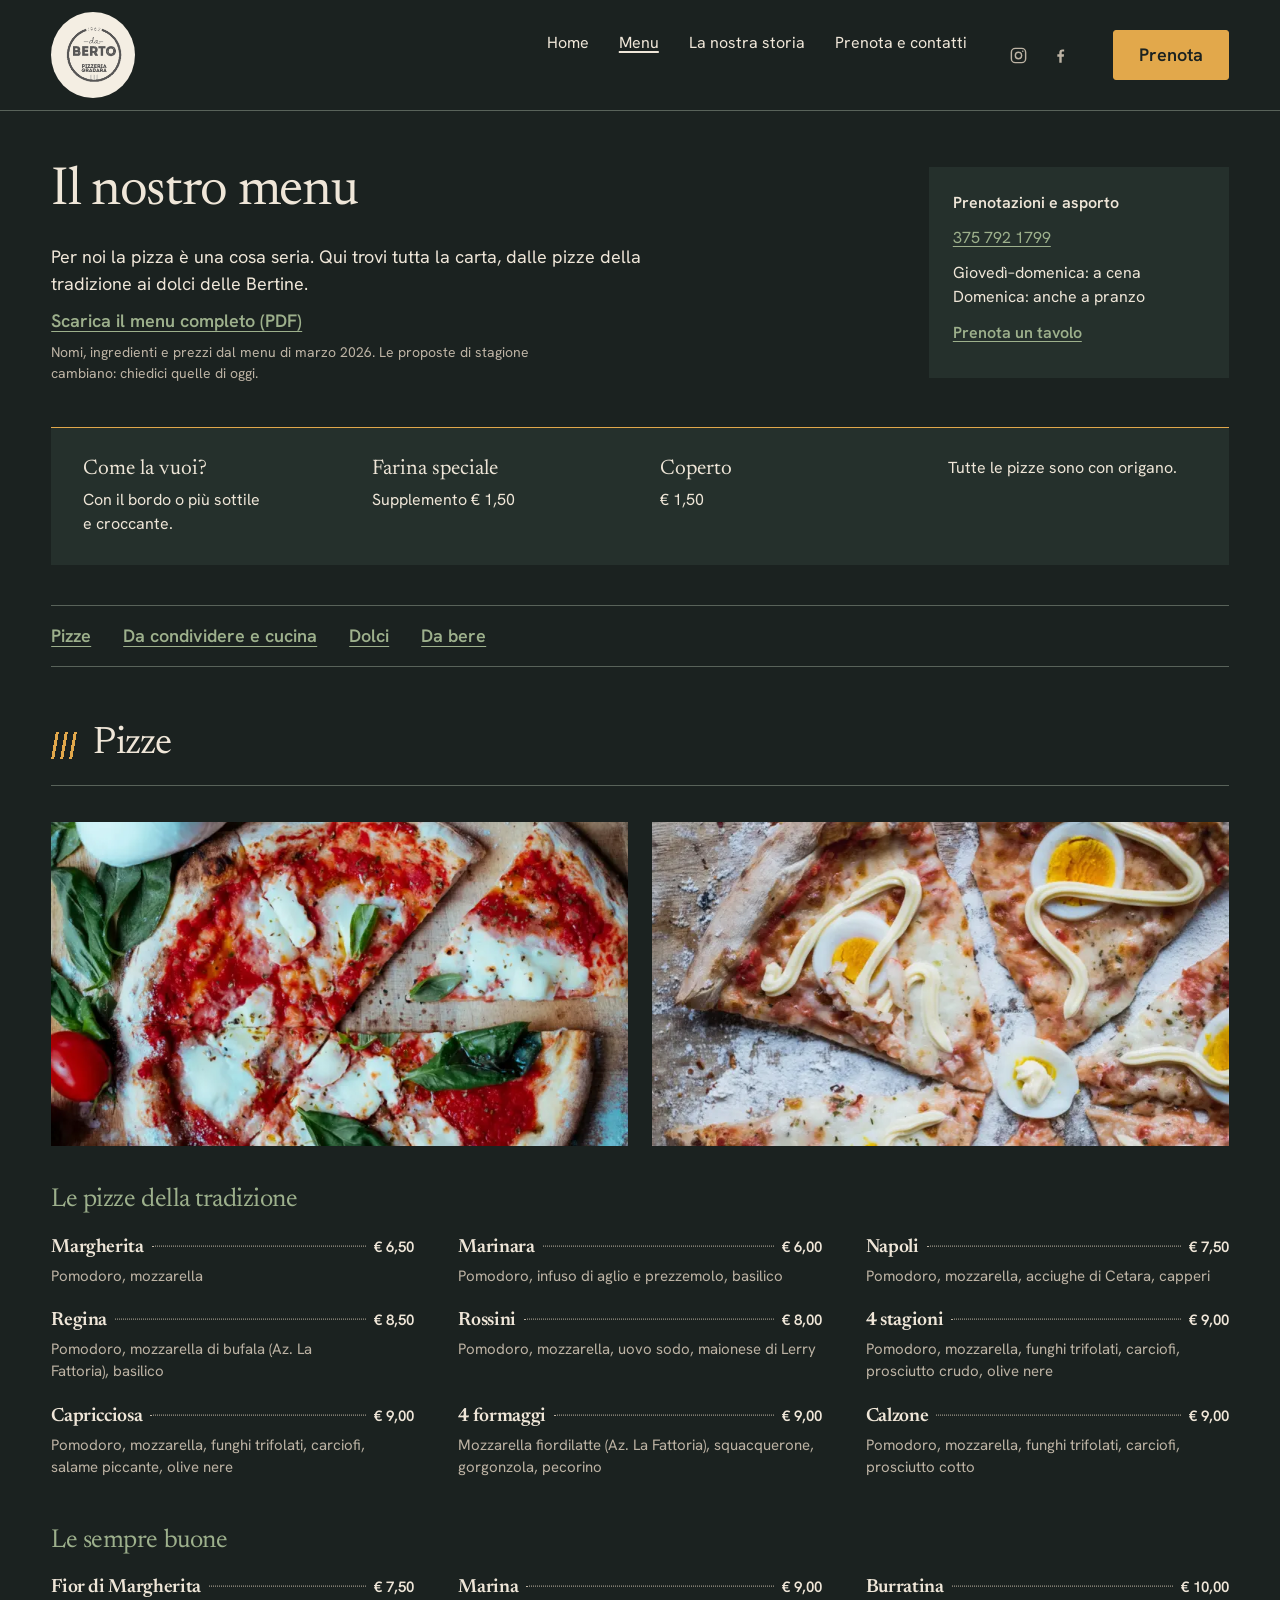
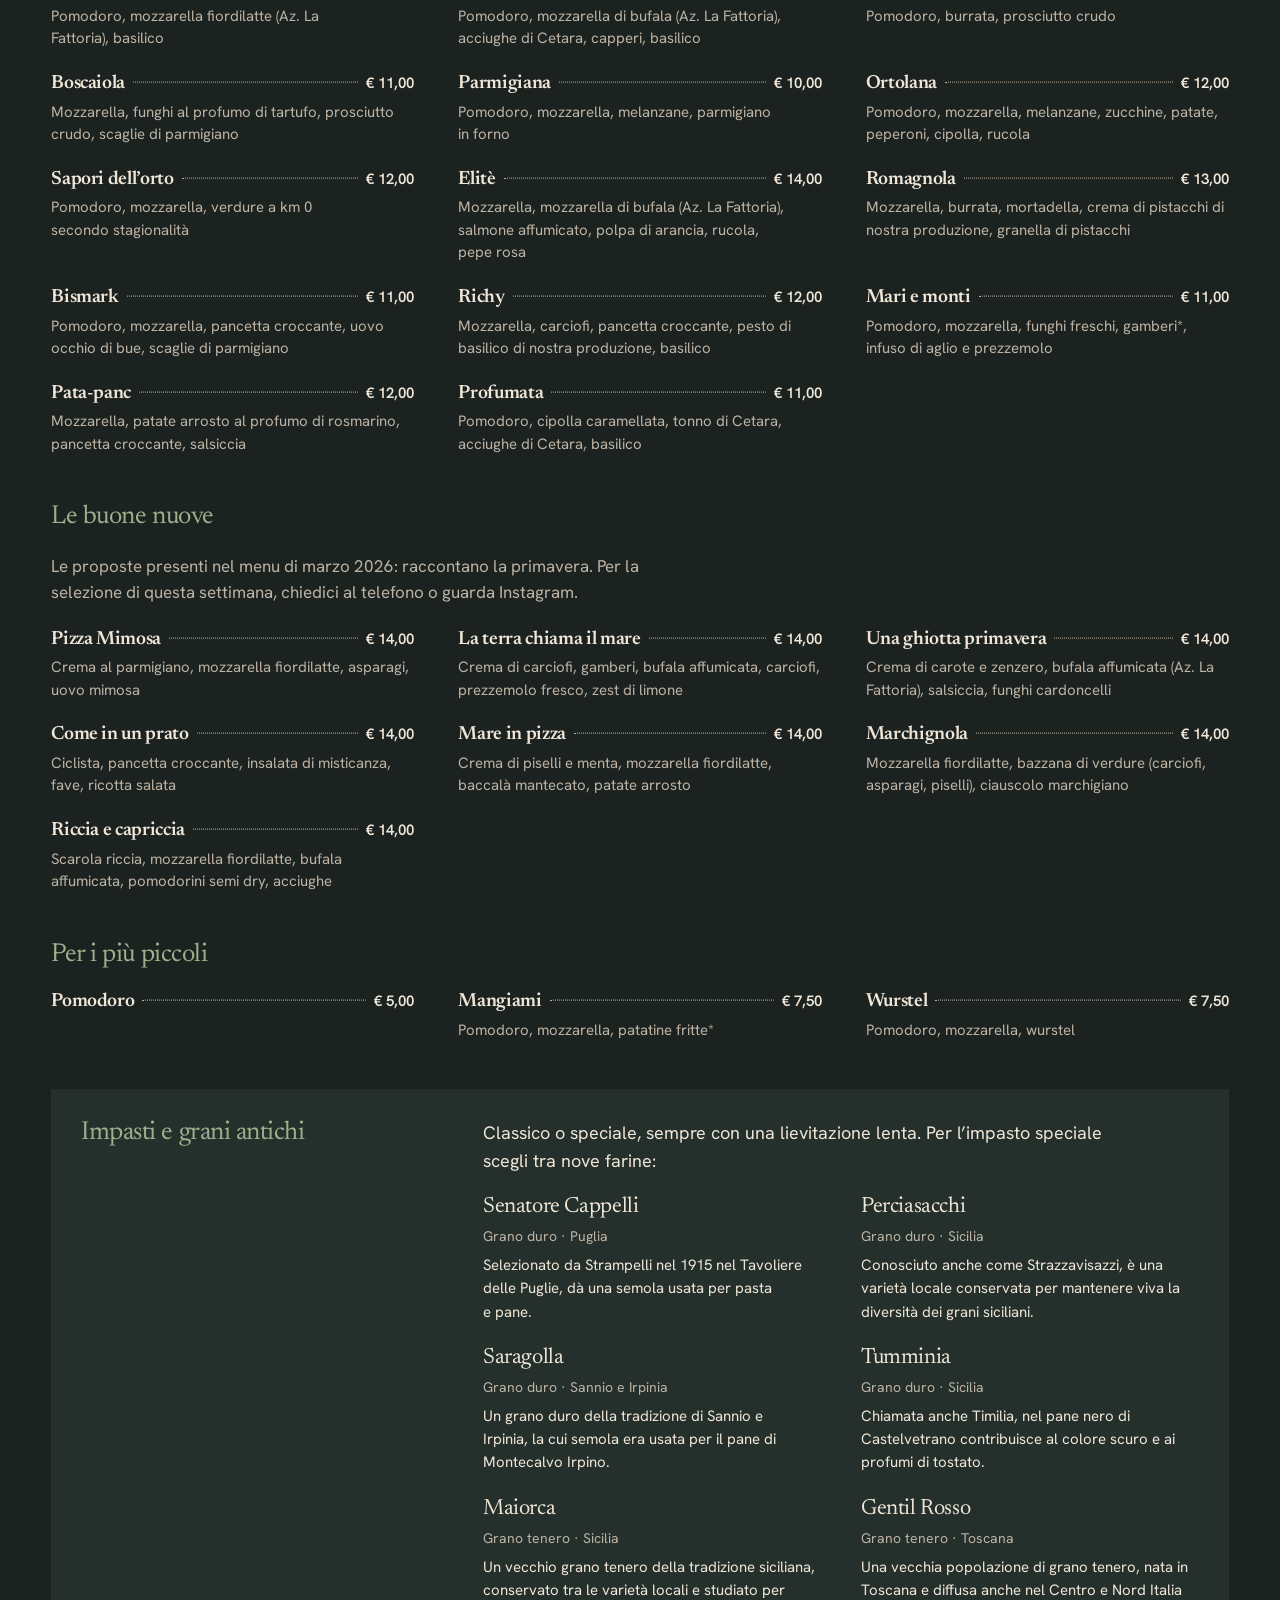
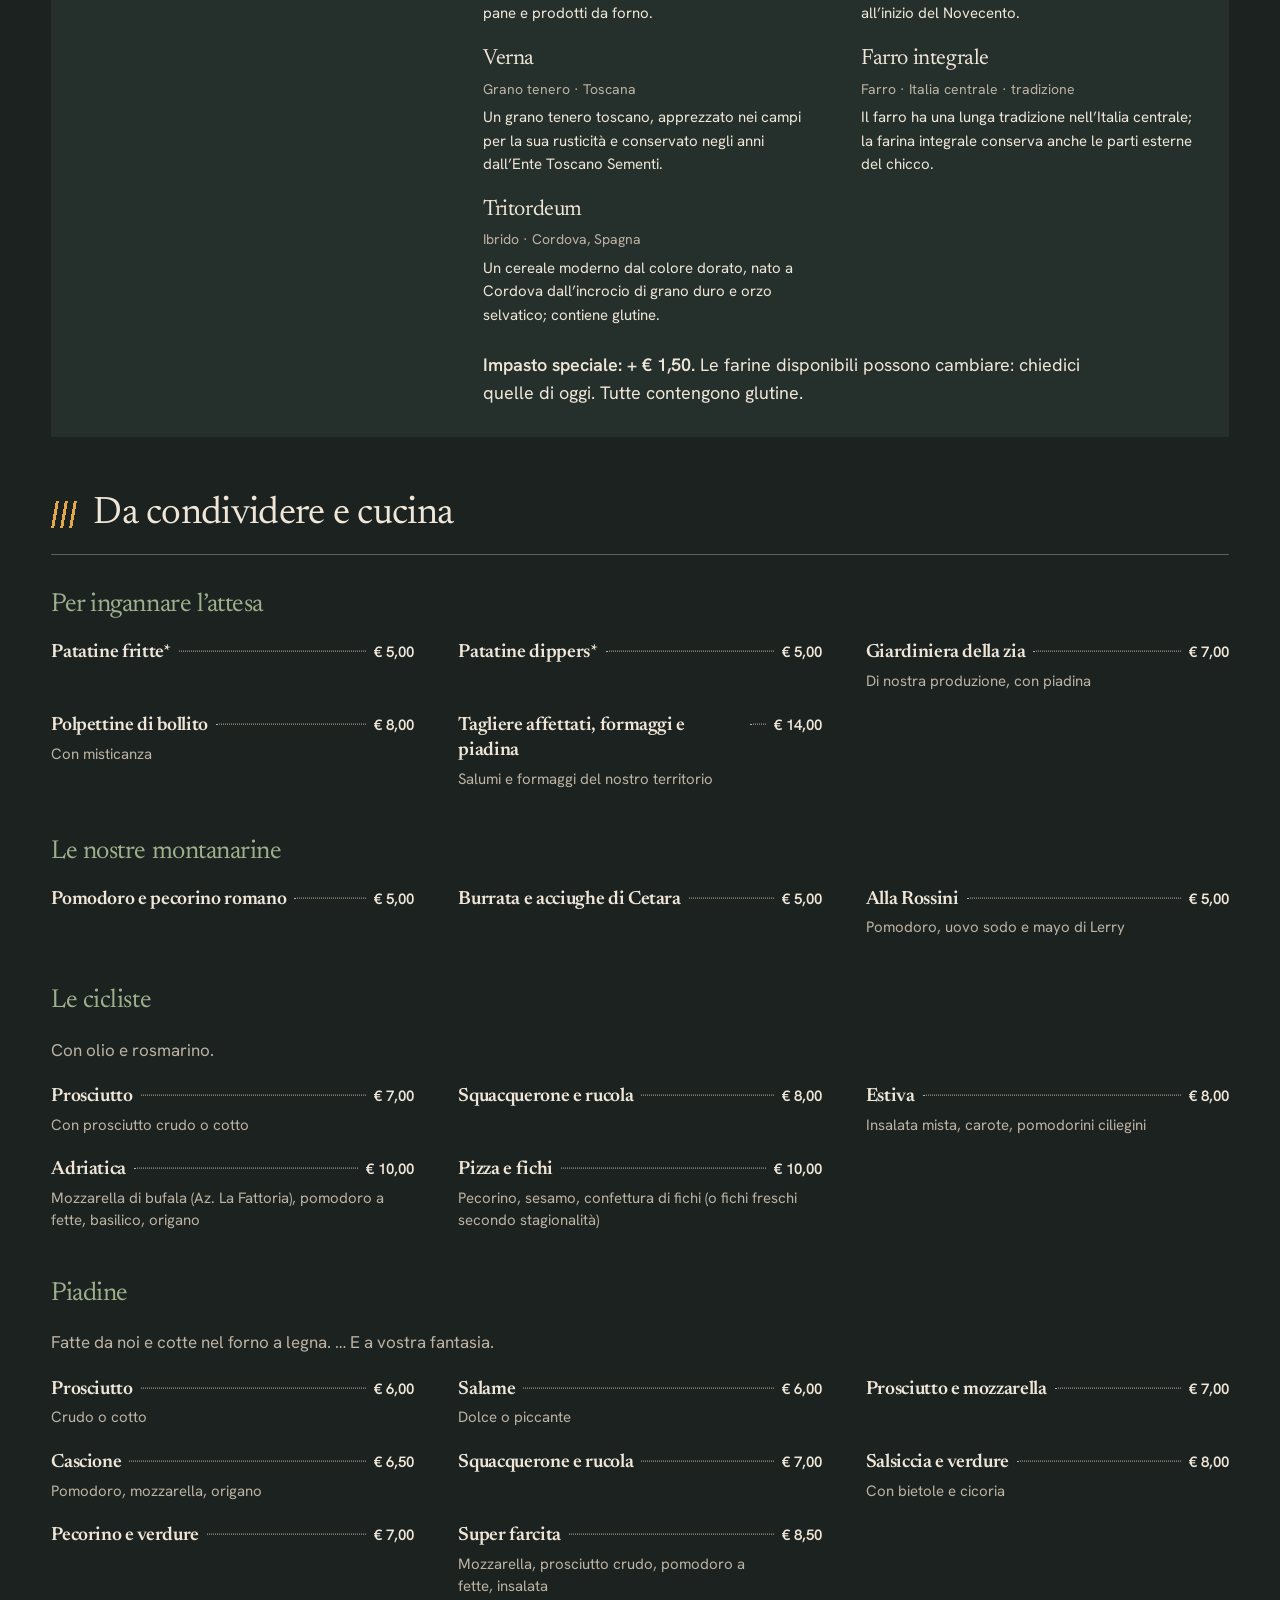
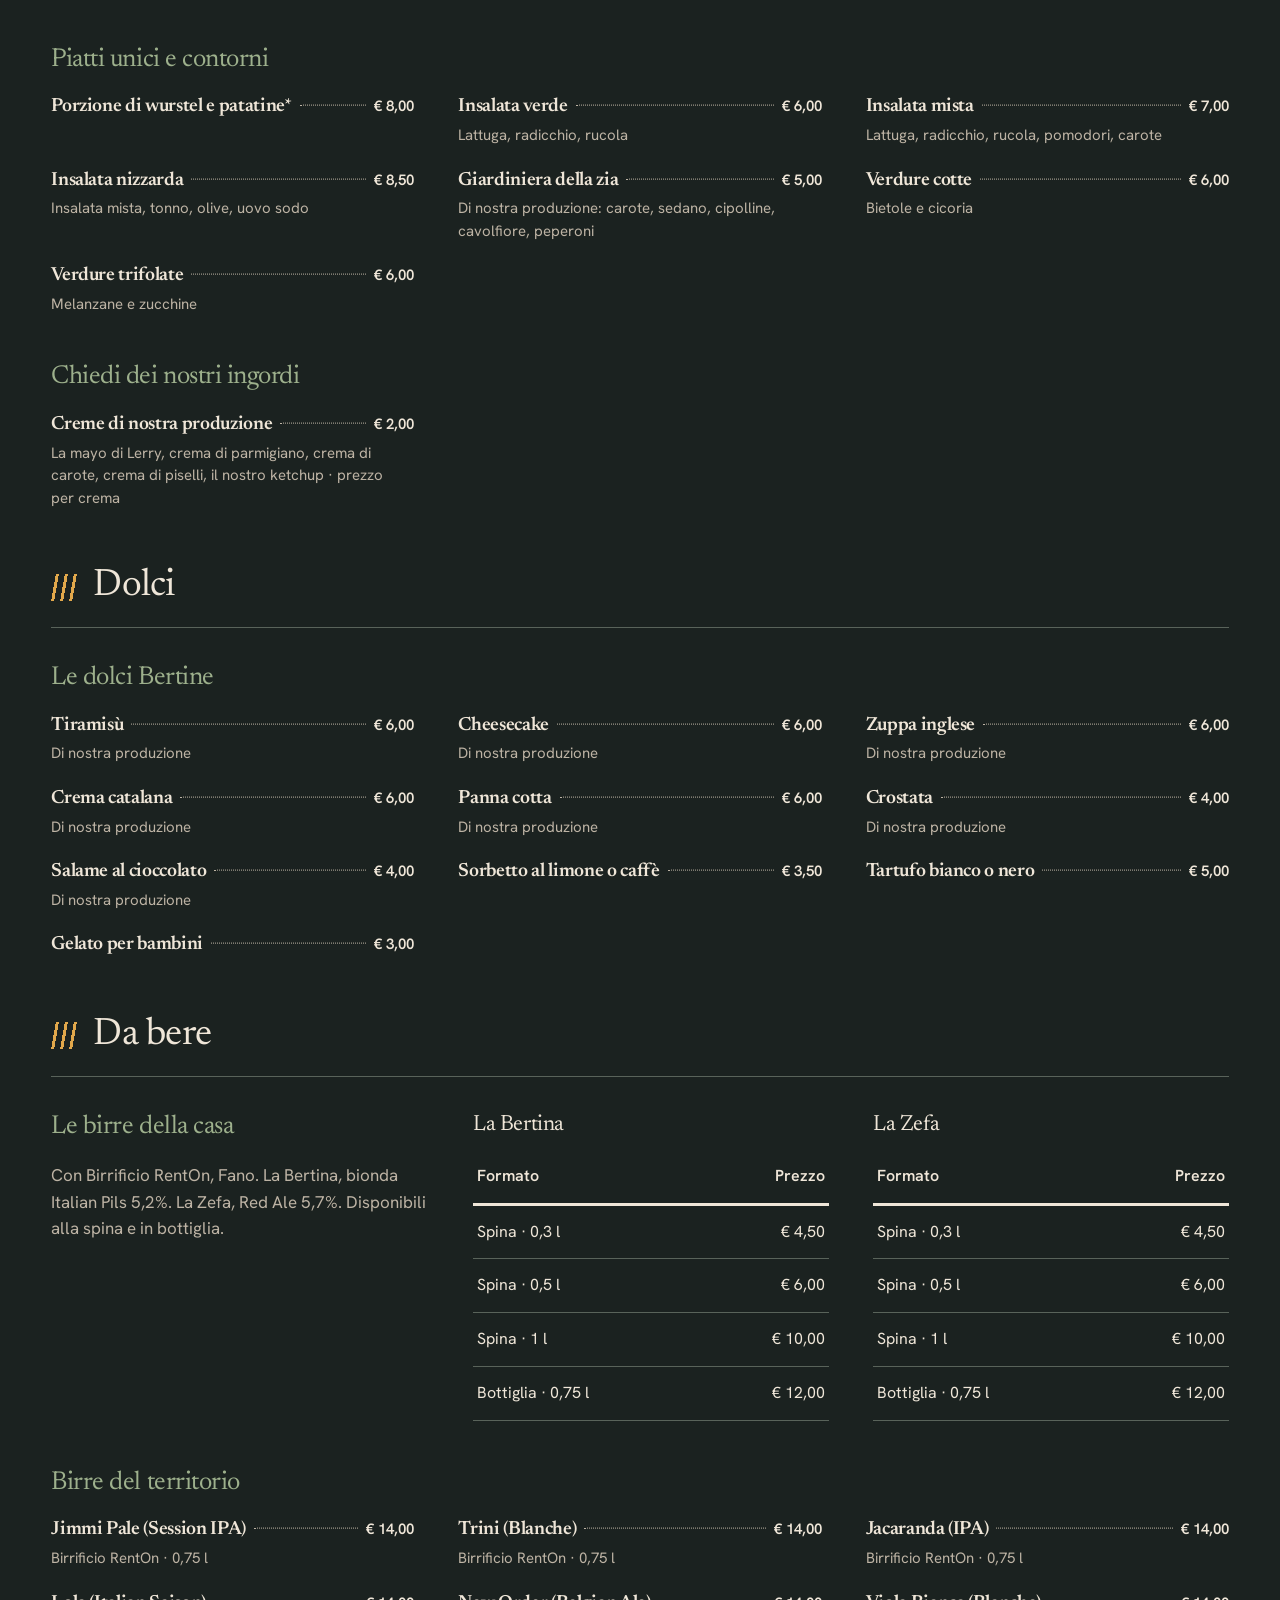
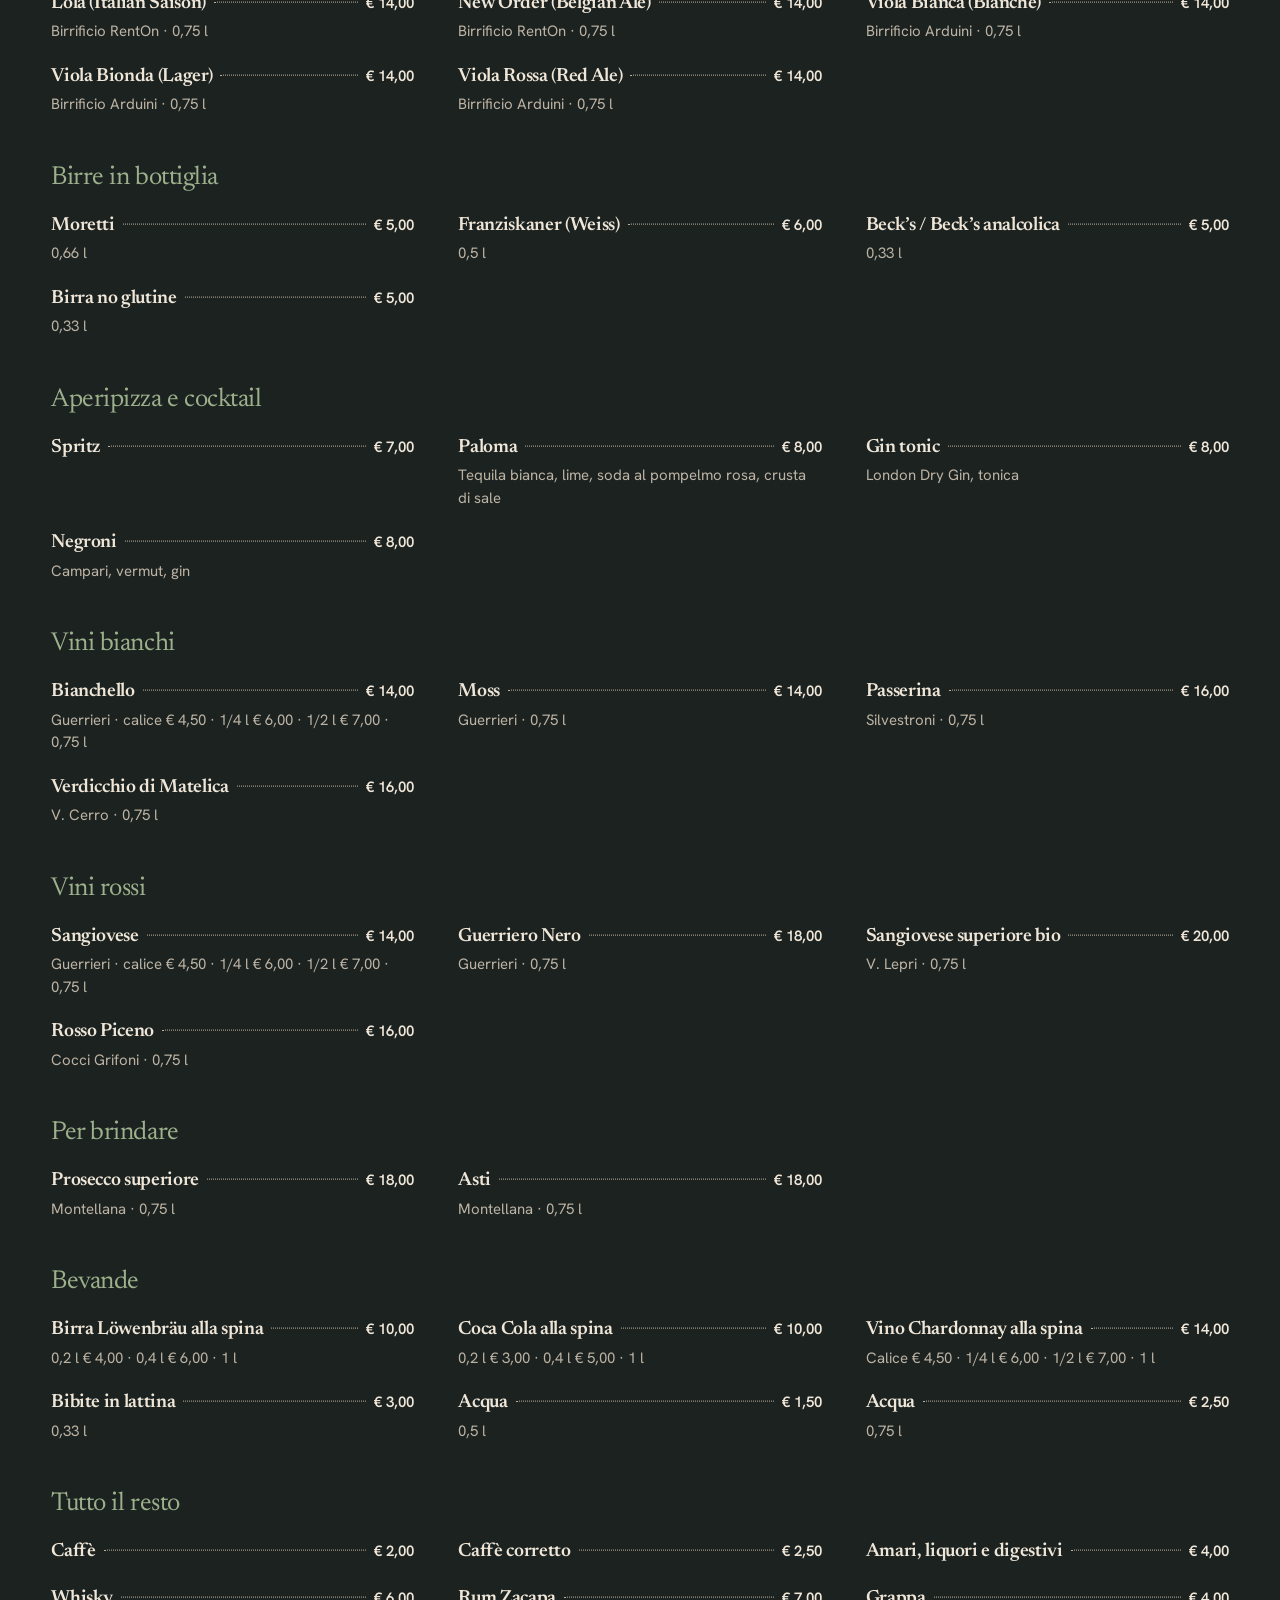
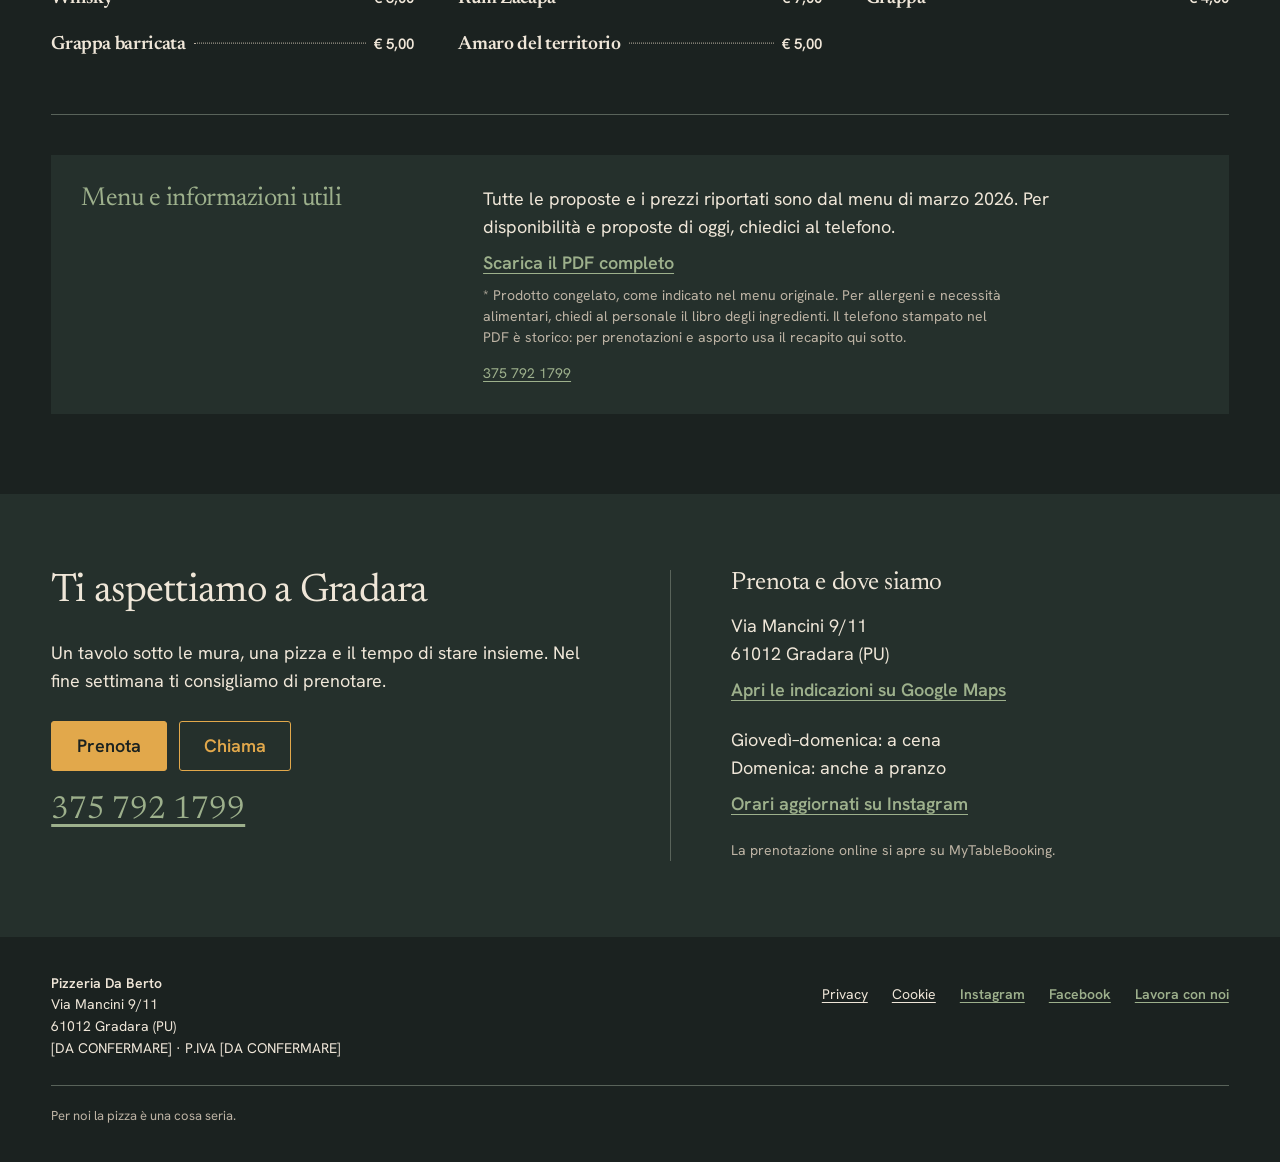
<file: menu/index.html>
<!DOCTYPE html>
<html lang="it">
<head>
<meta name="robots" content="noindex, nofollow">
	<meta charset="UTF-8" />
	<meta name="viewport" content="width=device-width, initial-scale=1, viewport-fit=cover">
<meta name="theme-color" content="#1B2220">
<script>document.documentElement.classList.add("has-site-js")</script>
<meta name="viewport" content="width=device-width, initial-scale=1" />
<script>document.documentElement.classList.add('js')</script>
<link rel="preload" href="../wp-content/themes/daberto/assets/fonts/newsreader-0.woff2" as="font" type="font/woff2" crossorigin>
<title>Menu &#8211; Pizzeria Da Berto</title>
<meta name="description" content="Il menu di Da Berto: pizze, nove farine, birre della casa, dolci, vini e bevande, con prezzi dal menu di marzo 2026. Scarica il PDF completo.">
<meta property="og:type" content="website">
<meta property="og:locale" content="it_IT">
<meta property="og:site_name" content="Pizzeria Da Berto">
<meta property="og:title" content="Menu &#8211; Pizzeria Da Berto">
<meta property="og:description" content="Il menu di Da Berto: pizze, nove farine, birre della casa, dolci, vini e bevande, con prezzi dal menu di marzo 2026. Scarica il PDF completo.">
<meta property="og:url" content="../menu/">
<meta property="og:image" content="../wp-content/uploads/2026/10/logo.png">
<style id="wp-block-site-logo-inline-css">
.wp-block-site-logo{box-sizing:border-box;line-height:0}.wp-block-site-logo a{display:inline-block;line-height:0}.wp-block-site-logo.is-default-size img{height:auto;width:120px}.wp-block-site-logo img{height:auto;max-width:100%}.wp-block-site-logo a,.wp-block-site-logo img{border-radius:inherit}.wp-block-site-logo.aligncenter{margin-left:auto;margin-right:auto;text-align:center}:root :where(.wp-block-site-logo.is-style-rounded){border-radius:9999px}
/*# sourceURL=../wp-includes/blocks/site-logo/style.min.css */
</style>
<style id="wp-block-navigation-link-inline-css">
.wp-block-navigation .wp-block-navigation-item__label{overflow-wrap:break-word}.wp-block-navigation .wp-block-navigation-item__description{display:none}.link-ui-tools{outline:1px solid #f0f0f0;padding:8px}.link-ui-block-inserter{padding-top:8px}.link-ui-block-inserter__back{margin-left:8px;text-transform:uppercase}
/*# sourceURL=../wp-includes/blocks/navigation-link/style.min.css */
</style>
<link rel='stylesheet' id='wp-block-navigation-css' href='../wp-includes/blocks/navigation/style.min.css?ver=7.1.3' media='all' />
<style id="wp-block-button-inline-css">
.wp-block-button__link{align-content:center;box-sizing:border-box;cursor:pointer;display:inline-block;height:100%;text-align:center;word-break:break-word}.wp-block-button__link.aligncenter{text-align:center}.wp-block-button__link.alignright{text-align:right}:where(.wp-block-button__link){border-radius:9999px;box-shadow:none;padding:calc(.667em + 2px) calc(1.333em + 2px);text-decoration:none}.wp-block-button[style*=text-decoration] .wp-block-button__link{text-decoration:inherit}.wp-block-buttons>.wp-block-button.has-custom-width{max-width:none}.wp-block-buttons>.wp-block-button.has-custom-width .wp-block-button__link{width:100%}.wp-block-buttons>.wp-block-button.has-custom-font-size .wp-block-button__link{font-size:inherit}.wp-block-buttons>.wp-block-button[class*=wp-block-button__width]{width:calc(var(--wp--block-button--width)*1% - var(--wp--style--block-gap, .5em)*(1 - var(--wp--block-button--width)/100))}.wp-block-buttons>.wp-block-button.wp-block-button__width-25{width:calc(25% - var(--wp--style--block-gap, .5em)*.75)}.wp-block-buttons>.wp-block-button.wp-block-button__width-50{width:calc(50% - var(--wp--style--block-gap, .5em)*.5)}.wp-block-buttons>.wp-block-button.wp-block-button__width-75{width:calc(75% - var(--wp--style--block-gap, .5em)*.25)}.wp-block-buttons>.wp-block-button.wp-block-button__width-100{flex-basis:100%;width:100%}.wp-block-buttons.is-vertical>.wp-block-button[class*=wp-block-button__width]{width:calc(var(--wp--block-button--width)*1%)}.wp-block-buttons.is-vertical>.wp-block-button.wp-block-button__width-25{width:25%}.wp-block-buttons.is-vertical>.wp-block-button.wp-block-button__width-50{width:50%}.wp-block-buttons.is-vertical>.wp-block-button.wp-block-button__width-75{width:75%}.wp-block-button.is-style-squared,.wp-block-button__link.wp-block-button.is-style-squared{border-radius:0}.wp-block-button.no-border-radius,.wp-block-button__link.no-border-radius{border-radius:0!important}:root :where(.wp-block-button .wp-block-button__link.is-style-outline),:root :where(.wp-block-button.is-style-outline>.wp-block-button__link){border:2px solid;padding:.667em 1.333em}:root :where(.wp-block-button .wp-block-button__link.is-style-outline:not(.has-text-color)),:root :where(.wp-block-button.is-style-outline>.wp-block-button__link:not(.has-text-color)){color:currentColor}:root :where(.wp-block-button .wp-block-button__link.is-style-outline:not(.has-background)),:root :where(.wp-block-button.is-style-outline>.wp-block-button__link:not(.has-background)){background-color:transparent;background-image:none}
/*# sourceURL=../wp-includes/blocks/button/style.min.css */
</style>
<style id="wp-block-buttons-inline-css">
.wp-block-buttons{box-sizing:border-box}.wp-block-buttons.is-vertical{flex-direction:column}.wp-block-buttons.is-vertical>.wp-block-button:last-child{margin-bottom:0}.wp-block-buttons>.wp-block-button{display:inline-block;margin:0}.wp-block-buttons.is-content-justification-left{justify-content:flex-start}.wp-block-buttons.is-content-justification-left.is-vertical{align-items:flex-start}.wp-block-buttons.is-content-justification-center{justify-content:center}.wp-block-buttons.is-content-justification-center.is-vertical{align-items:center}.wp-block-buttons.is-content-justification-right{justify-content:flex-end}.wp-block-buttons.is-content-justification-right.is-vertical{align-items:flex-end}.wp-block-buttons.is-content-justification-space-between{justify-content:space-between}.wp-block-buttons.aligncenter{text-align:center}.wp-block-buttons:not(.is-content-justification-space-between,.is-content-justification-right,.is-content-justification-left,.is-content-justification-center) .wp-block-button.aligncenter{margin-left:auto;margin-right:auto;width:100%}.wp-block-buttons[style*=text-decoration] .wp-block-button,.wp-block-buttons[style*=text-decoration] .wp-block-button__link{text-decoration:inherit}.wp-block-buttons.has-custom-font-size .wp-block-button__link{font-size:inherit}.wp-block-buttons .wp-block-button__link{width:100%}.wp-block-button.aligncenter{text-align:center}
/*# sourceURL=../wp-includes/blocks/buttons/style.min.css */
</style>
<style id="wp-block-group-inline-css">
.wp-block-group{box-sizing:border-box}:where(.wp-block-group.wp-block-group-is-layout-constrained){position:relative}
/*# sourceURL=../wp-includes/blocks/group/style.min.css */
</style>
<style id="wp-block-heading-inline-css">
h1:where(.wp-block-heading).has-background,h2:where(.wp-block-heading).has-background,h3:where(.wp-block-heading).has-background,h4:where(.wp-block-heading).has-background,h5:where(.wp-block-heading).has-background,h6:where(.wp-block-heading).has-background{padding:1.25em 2.375em}h1.has-text-align-left[style*=writing-mode]:where([style*=vertical-lr]),h1.has-text-align-right[style*=writing-mode]:where([style*=vertical-rl]),h2.has-text-align-left[style*=writing-mode]:where([style*=vertical-lr]),h2.has-text-align-right[style*=writing-mode]:where([style*=vertical-rl]),h3.has-text-align-left[style*=writing-mode]:where([style*=vertical-lr]),h3.has-text-align-right[style*=writing-mode]:where([style*=vertical-rl]),h4.has-text-align-left[style*=writing-mode]:where([style*=vertical-lr]),h4.has-text-align-right[style*=writing-mode]:where([style*=vertical-rl]),h5.has-text-align-left[style*=writing-mode]:where([style*=vertical-lr]),h5.has-text-align-right[style*=writing-mode]:where([style*=vertical-rl]),h6.has-text-align-left[style*=writing-mode]:where([style*=vertical-lr]),h6.has-text-align-right[style*=writing-mode]:where([style*=vertical-rl]){rotate:180deg}
/*# sourceURL=../wp-includes/blocks/heading/style.min.css */
</style>
<style id="wp-block-paragraph-inline-css">
.is-small-text{font-size:.875em}.is-regular-text{font-size:1em}.is-large-text{font-size:2.25em}.is-larger-text{font-size:3em}.has-drop-cap:not(:focus):first-letter{float:left;font-size:8.4em;font-style:normal;font-weight:100;line-height:.68;margin:.05em .1em 0 0;text-transform:uppercase}body.rtl .has-drop-cap:not(:focus):first-letter{float:none;margin-left:.1em}p.has-drop-cap.has-background{overflow:hidden}:root :where(p.has-background){padding:1.25em 2.375em}:where(p.has-text-color:not(.has-link-color)) a{color:inherit}p.has-text-align-left[style*="writing-mode:vertical-lr"],p.has-text-align-right[style*="writing-mode:vertical-rl"]{rotate:180deg}
/*# sourceURL=../wp-includes/blocks/paragraph/style.min.css */
</style>
<style id="wp-block-image-inline-css">
.wp-block-image>a,.wp-block-image>figure>a{display:inline-block}.wp-block-image img{box-sizing:border-box;height:auto;max-width:100%;vertical-align:bottom}@media not (prefers-reduced-motion){.wp-block-image img.hide{visibility:hidden}.wp-block-image img.show{animation:show-content-image .4s}}.wp-block-image[style*=border-radius] img,.wp-block-image[style*=border-radius]>a{border-radius:inherit}.wp-block-image.has-custom-border img{box-sizing:border-box}.wp-block-image.aligncenter{text-align:center}.wp-block-image.alignfull>a,.wp-block-image.alignwide>a{width:100%}.wp-block-image.alignfull img,.wp-block-image.alignwide img{height:auto;width:100%}.wp-block-image .aligncenter,.wp-block-image .alignleft,.wp-block-image .alignright,.wp-block-image.aligncenter,.wp-block-image.alignleft,.wp-block-image.alignright{display:table}.wp-block-image .aligncenter>figcaption,.wp-block-image .alignleft>figcaption,.wp-block-image .alignright>figcaption,.wp-block-image.aligncenter>figcaption,.wp-block-image.alignleft>figcaption,.wp-block-image.alignright>figcaption{caption-side:bottom;display:table-caption}.wp-block-image .alignleft{float:left;margin:.5em 1em .5em 0}.wp-block-image .alignright{float:right;margin:.5em 0 .5em 1em}.wp-block-image .aligncenter{margin-left:auto;margin-right:auto}.wp-block-image :where(figcaption){margin-bottom:1em;margin-top:.5em}.wp-block-image.is-style-circle-mask img{border-radius:9999px}@supports ((-webkit-mask-image:none) or (mask-image:none)) or (-webkit-mask-image:none){.wp-block-image.is-style-circle-mask img{border-radius:0;-webkit-mask-image:url('data:image/svg+xml;utf8,<svg viewBox="0 0 100 100" xmlns="http://www.w3.org/2000/svg"><circle cx="50" cy="50" r="50"/></svg>');mask-image:url('data:image/svg+xml;utf8,<svg viewBox="0 0 100 100" xmlns="http://www.w3.org/2000/svg"><circle cx="50" cy="50" r="50"/></svg>');mask-mode:alpha;-webkit-mask-position:center;mask-position:center;-webkit-mask-repeat:no-repeat;mask-repeat:no-repeat;-webkit-mask-size:contain;mask-size:contain}}:root :where(.wp-block-image.is-style-rounded img,.wp-block-image .is-style-rounded img){border-radius:9999px}.wp-block-image figure{margin:0}.wp-lightbox-container{display:flex;flex-direction:column;position:relative}.wp-lightbox-container img{cursor:zoom-in}.wp-lightbox-container img:hover+button{opacity:1}.wp-lightbox-container button{align-items:center;backdrop-filter:blur(16px) saturate(180%);background-color:rgba(90,90,90,.25);border:none;border-radius:4px;cursor:zoom-in;display:flex;height:20px;justify-content:center;opacity:0;padding:0;position:absolute;right:16px;text-align:center;top:16px;width:20px;z-index:100}@media not (prefers-reduced-motion){.wp-lightbox-container button{transition:opacity .2s ease}}.wp-lightbox-container button:focus-visible{outline:3px auto rgba(90,90,90,.25);outline:3px auto -webkit-focus-ring-color;outline-offset:3px}.wp-lightbox-container button:hover{cursor:pointer;opacity:1}.wp-lightbox-container button:focus{opacity:1}.wp-lightbox-container button:focus,.wp-lightbox-container button:hover,.wp-lightbox-container button:not(:hover):not(:active):not(.has-background){background-color:rgba(90,90,90,.25);border:none}.wp-lightbox-overlay{box-sizing:border-box;cursor:zoom-out;height:100vh;left:0;overflow:hidden;position:fixed;top:0;visibility:hidden;width:100%;z-index:100000}.wp-lightbox-overlay .wp-lightbox-close-button{align-items:center;cursor:pointer;display:flex;font-family:inherit;gap:8px;justify-content:center;line-height:1;min-height:40px;min-width:40px;padding:0 4px;position:absolute;right:calc(env(safe-area-inset-right) + 16px);top:calc(env(safe-area-inset-top) + 16px);z-index:5000000}.wp-lightbox-overlay .wp-lightbox-close-button:focus,.wp-lightbox-overlay .wp-lightbox-close-button:hover,.wp-lightbox-overlay .wp-lightbox-close-button:not(:hover):not(:active):not(.has-background){background:none;border:none}.wp-lightbox-overlay .wp-lightbox-close-button:has(.wp-lightbox-close-text:not([hidden])) .wp-lightbox-close-icon svg{height:1em;width:1em}.wp-lightbox-overlay .wp-lightbox-close-icon svg{display:block}.wp-lightbox-overlay .wp-lightbox-navigation-button-next,.wp-lightbox-overlay .wp-lightbox-navigation-button-prev{align-items:center;bottom:16px;cursor:pointer;display:flex;font-family:inherit;gap:4px;justify-content:center;line-height:1;min-height:40px;min-width:40px;padding:0 8px;position:absolute;z-index:2000002}.wp-lightbox-overlay .wp-lightbox-navigation-button-next[hidden],.wp-lightbox-overlay .wp-lightbox-navigation-button-prev[hidden]{display:none}@media (min-width:960px){.wp-lightbox-overlay .wp-lightbox-navigation-button-next,.wp-lightbox-overlay .wp-lightbox-navigation-button-prev{bottom:50%;transform:translateY(-50%)}}.wp-lightbox-overlay .wp-lightbox-navigation-button-next:focus,.wp-lightbox-overlay .wp-lightbox-navigation-button-next:hover,.wp-lightbox-overlay .wp-lightbox-navigation-button-next:not(:hover):not(:active):not(.has-background),.wp-lightbox-overlay .wp-lightbox-navigation-button-prev:focus,.wp-lightbox-overlay .wp-lightbox-navigation-button-prev:hover,.wp-lightbox-overlay .wp-lightbox-navigation-button-prev:not(:hover):not(:active):not(.has-background){background:none;border:none;padding:0 8px}.wp-lightbox-overlay .wp-lightbox-navigation-button-next:has(.wp-lightbox-navigation-text:not([hidden])) .wp-lightbox-navigation-icon svg,.wp-lightbox-overlay .wp-lightbox-navigation-button-prev:has(.wp-lightbox-navigation-text:not([hidden])) .wp-lightbox-navigation-icon svg{display:block;height:1.5em;width:1.5em}.wp-lightbox-overlay .wp-lightbox-navigation-button-prev{left:calc(env(safe-area-inset-left) + 16px)}.wp-lightbox-overlay .wp-lightbox-navigation-button-next{right:calc(env(safe-area-inset-right) + 16px)}.wp-lightbox-overlay .wp-lightbox-navigation-icon svg{vertical-align:middle}.wp-lightbox-overlay .lightbox-image-container{height:var(--wp--lightbox-container-height);left:50%;overflow:hidden;position:absolute;top:50%;transform:translate(-50%,-50%);transform-origin:top left;width:var(--wp--lightbox-container-width);z-index:2000001}.wp-lightbox-overlay .wp-block-image{align-items:center;box-sizing:border-box;display:flex;height:100%;justify-content:center;margin:0;position:relative;transform-origin:0 0;width:100%;z-index:3000000}.wp-lightbox-overlay .wp-block-image img{height:var(--wp--lightbox-image-height);min-height:var(--wp--lightbox-image-height);min-width:var(--wp--lightbox-image-width);width:var(--wp--lightbox-image-width)}.wp-lightbox-overlay .wp-block-image figcaption{display:none}.wp-lightbox-overlay button{background:none;border:none}.wp-lightbox-overlay .scrim{background-color:#fff;height:100%;opacity:.9;position:absolute;width:100%;z-index:2000000}.wp-lightbox-overlay.active{visibility:visible}@media not (prefers-reduced-motion){.wp-lightbox-overlay.active{animation:turn-on-visibility .25s both}.wp-lightbox-overlay.active img{animation:turn-on-visibility .35s both}.wp-lightbox-overlay.show-closing-animation:not(.active){animation:turn-off-visibility .35s both}.wp-lightbox-overlay.show-closing-animation:not(.active) img{animation:turn-off-visibility .25s both}.wp-lightbox-overlay.zoom.active{animation:none;opacity:1;visibility:visible}.wp-lightbox-overlay.zoom.active .lightbox-image-container{animation:lightbox-zoom-in .4s}.wp-lightbox-overlay.zoom.active .lightbox-image-container img{animation:none}.wp-lightbox-overlay.zoom.active .scrim{animation:turn-on-visibility .4s forwards}.wp-lightbox-overlay.zoom.show-closing-animation:not(.active){animation:none}.wp-lightbox-overlay.zoom.show-closing-animation:not(.active) .lightbox-image-container{animation:lightbox-zoom-out .4s}.wp-lightbox-overlay.zoom.show-closing-animation:not(.active) .lightbox-image-container img{animation:none}.wp-lightbox-overlay.zoom.show-closing-animation:not(.active) .scrim{animation:turn-off-visibility .4s forwards}}@keyframes show-content-image{0%{visibility:hidden}99%{visibility:hidden}to{visibility:visible}}@keyframes turn-on-visibility{0%{opacity:0}to{opacity:1}}@keyframes turn-off-visibility{0%{opacity:1;visibility:visible}99%{opacity:0;visibility:visible}to{opacity:0;visibility:hidden}}@keyframes lightbox-zoom-in{0%{transform:translate(calc((-100vw + var(--wp--lightbox-scrollbar-width))/2 + var(--wp--lightbox-initial-left-position)),calc(-50vh + var(--wp--lightbox-initial-top-position))) scale(var(--wp--lightbox-scale))}to{transform:translate(-50%,-50%) scale(1)}}@keyframes lightbox-zoom-out{0%{transform:translate(-50%,-50%) scale(1);visibility:visible}99%{visibility:visible}to{transform:translate(calc((-100vw + var(--wp--lightbox-scrollbar-width))/2 + var(--wp--lightbox-initial-left-position)),calc(-50vh + var(--wp--lightbox-initial-top-position))) scale(var(--wp--lightbox-scale));visibility:hidden}}
/*# sourceURL=../wp-includes/blocks/image/style.min.css */
</style>
<style id="wp-block-table-inline-css">
.wp-block-table{overflow-x:auto}.wp-block-table table{border-collapse:collapse;width:100%}.wp-block-table thead{border-bottom:3px solid}.wp-block-table tfoot{border-top:3px solid}.wp-block-table td,.wp-block-table th{border:1px solid;padding:.5em}.wp-block-table .has-fixed-layout{table-layout:fixed;width:100%}.wp-block-table .has-fixed-layout td,.wp-block-table .has-fixed-layout th{word-break:break-word}.wp-block-table.aligncenter,.wp-block-table.alignleft,.wp-block-table.alignright{display:table;width:auto}.wp-block-table.aligncenter td,.wp-block-table.aligncenter th,.wp-block-table.alignleft td,.wp-block-table.alignleft th,.wp-block-table.alignright td,.wp-block-table.alignright th{word-break:break-word}.wp-block-table .has-subtle-light-gray-background-color{background-color:#f3f4f5}.wp-block-table .has-subtle-pale-green-background-color{background-color:#e9fbe5}.wp-block-table .has-subtle-pale-blue-background-color{background-color:#e7f5fe}.wp-block-table .has-subtle-pale-pink-background-color{background-color:#fcf0ef}.wp-block-table.is-style-stripes{background-color:transparent;border-collapse:inherit;border-spacing:0}.wp-block-table.is-style-stripes tbody tr:nth-child(odd){background-color:#f0f0f0}.wp-block-table.is-style-stripes.has-subtle-light-gray-background-color tbody tr:nth-child(odd){background-color:#f3f4f5}.wp-block-table.is-style-stripes.has-subtle-pale-green-background-color tbody tr:nth-child(odd){background-color:#e9fbe5}.wp-block-table.is-style-stripes.has-subtle-pale-blue-background-color tbody tr:nth-child(odd){background-color:#e7f5fe}.wp-block-table.is-style-stripes.has-subtle-pale-pink-background-color tbody tr:nth-child(odd){background-color:#fcf0ef}.wp-block-table.is-style-stripes td,.wp-block-table.is-style-stripes th{border-color:transparent}.wp-block-table.is-style-stripes{border-bottom:1px solid #f0f0f0}.wp-block-table .has-border-color td,.wp-block-table .has-border-color th,.wp-block-table .has-border-color tr,.wp-block-table .has-border-color>*{border-color:inherit}.wp-block-table table[style*=border-top-color] tr:first-child,.wp-block-table table[style*=border-top-color] tr:first-child td,.wp-block-table table[style*=border-top-color] tr:first-child th,.wp-block-table table[style*=border-top-color]>*,.wp-block-table table[style*=border-top-color]>* td,.wp-block-table table[style*=border-top-color]>* th{border-top-color:inherit}.wp-block-table table[style*=border-top-color] tr:not(:first-child){border-top-color:currentColor}.wp-block-table table[style*=border-right-color] td:last-child,.wp-block-table table[style*=border-right-color] th,.wp-block-table table[style*=border-right-color] tr,.wp-block-table table[style*=border-right-color]>*{border-right-color:inherit}.wp-block-table table[style*=border-bottom-color] tr:last-child,.wp-block-table table[style*=border-bottom-color] tr:last-child td,.wp-block-table table[style*=border-bottom-color] tr:last-child th,.wp-block-table table[style*=border-bottom-color]>*,.wp-block-table table[style*=border-bottom-color]>* td,.wp-block-table table[style*=border-bottom-color]>* th{border-bottom-color:inherit}.wp-block-table table[style*=border-bottom-color] tr:not(:last-child){border-bottom-color:currentColor}.wp-block-table table[style*=border-left-color] td:first-child,.wp-block-table table[style*=border-left-color] th,.wp-block-table table[style*=border-left-color] tr,.wp-block-table table[style*=border-left-color]>*{border-left-color:inherit}.wp-block-table table[style*=border-style] td,.wp-block-table table[style*=border-style] th,.wp-block-table table[style*=border-style] tr,.wp-block-table table[style*=border-style]>*{border-style:inherit}.wp-block-table table[style*=border-width] td,.wp-block-table table[style*=border-width] th,.wp-block-table table[style*=border-width] tr,.wp-block-table table[style*=border-width]>*{border-style:inherit;border-width:inherit}
/*# sourceURL=../wp-includes/blocks/table/style.min.css */
</style>
<style id="wp-block-post-content-inline-css">
.wp-block-post-content{display:flow-root}
/*# sourceURL=../wp-includes/blocks/post-content/style.min.css */
</style>
<style id="wp-block-library-inline-css">
:root{--wp-block-synced-color:#7a00df;--wp-block-synced-color--rgb:122,0,223;--wp-bound-block-color:var(--wp-block-synced-color);--wp-editor-canvas-background:#ddd;--wp-admin-theme-color:#007cba;--wp-admin-theme-color--rgb:0,124,186;--wp-admin-theme-color-darker-10:#006ba1;--wp-admin-theme-color-darker-10--rgb:0,107,160.5;--wp-admin-theme-color-darker-20:#005a87;--wp-admin-theme-color-darker-20--rgb:0,90,135;--wp-admin-border-width-focus:2px}@media (min-resolution:192dpi){:root{--wp-admin-border-width-focus:1.5px}}.wp-element-button{cursor:pointer}:root .has-very-light-gray-background-color{background-color:#eee}:root .has-very-dark-gray-background-color{background-color:#313131}:root .has-very-light-gray-color{color:#eee}:root .has-very-dark-gray-color{color:#313131}:root .has-vivid-green-cyan-to-vivid-cyan-blue-gradient-background{background:linear-gradient(135deg,#00d084,#0693e3)}:root .has-purple-crush-gradient-background{background:linear-gradient(135deg,#34e2e4,#4721fb 50%,#ab1dfe)}:root .has-hazy-dawn-gradient-background{background:linear-gradient(135deg,#faaca8,#dad0ec)}:root .has-subdued-olive-gradient-background{background:linear-gradient(135deg,#fafae1,#67a671)}:root .has-atomic-cream-gradient-background{background:linear-gradient(135deg,#fdd79a,#004a59)}:root .has-nightshade-gradient-background{background:linear-gradient(135deg,#330968,#31cdcf)}:root .has-midnight-gradient-background{background:linear-gradient(135deg,#020381,#2874fc)}:root{--wp--preset--font-size--normal:16px;--wp--preset--font-size--huge:42px}.has-regular-font-size{font-size:1em}.has-larger-font-size{font-size:2.625em}.has-normal-font-size{font-size:var(--wp--preset--font-size--normal)}.has-huge-font-size{font-size:var(--wp--preset--font-size--huge)}:root .has-text-align-center{text-align:center}:root .has-text-align-left{text-align:left}:root .has-text-align-right{text-align:right}.has-fit-text{white-space:nowrap!important}#end-resizable-editor-section{display:none}.aligncenter{clear:both}.items-justified-left{justify-content:flex-start}.items-justified-center{justify-content:center}.items-justified-right{justify-content:flex-end}.items-justified-space-between{justify-content:space-between}.screen-reader-text{word-wrap:normal!important;border:0;clip-path:inset(50%);height:1px;margin:-1px;overflow:hidden;padding:0;position:absolute;width:1px;word-break:normal!important}.screen-reader-text:focus{background-color:#ddd;clip-path:none;color:#444;display:block;font-size:1em;height:auto;left:5px;line-height:normal;padding:15px 23px 14px;text-decoration:none;top:5px;width:auto;z-index:100000}html :where(.has-border-color){border-style:solid}html :where([style^=border-color],[style*=";border-color"],[style*="; border-color"]){border-style:solid}html :where([style^=border-top-color],[style*=";border-top-color"],[style*="; border-top-color"]){border-top-style:solid}html :where([style^=border-right-color],[style*=";border-right-color"],[style*="; border-right-color"]){border-right-style:solid}html :where([style^=border-bottom-color],[style*=";border-bottom-color"],[style*="; border-bottom-color"]){border-bottom-style:solid}html :where([style^=border-left-color],[style*=";border-left-color"],[style*="; border-left-color"]){border-left-style:solid}html :where([style^=border-width],[style*=";border-width"],[style*="; border-width"]){border-style:solid}html :where([style^=border-top-width],[style*=";border-top-width"],[style*="; border-top-width"]){border-top-style:solid}html :where([style^=border-right-width],[style*=";border-right-width"],[style*="; border-right-width"]){border-right-style:solid}html :where([style^=border-bottom-width],[style*=";border-bottom-width"],[style*="; border-bottom-width"]){border-bottom-style:solid}html :where([style^=border-left-width],[style*=";border-left-width"],[style*="; border-left-width"]){border-left-style:solid}html :where(img[class*=wp-image-]){height:auto;max-width:100%}:where(figure){margin:0 0 1em}html :where(.is-position-sticky){--wp-admin--admin-bar--position-offset:var(--wp-admin--admin-bar--height,0px)}@media screen and (max-width:600px){html :where(.is-position-sticky){--wp-admin--admin-bar--position-offset:0px}}
/*# sourceURL=/wp-includes/css/dist/block-library/common.min.css */
</style>
<style id="global-styles-inline-css">
:root{--wp--preset--aspect-ratio--square: 1;--wp--preset--aspect-ratio--4-3: 4/3;--wp--preset--aspect-ratio--3-4: 3/4;--wp--preset--aspect-ratio--3-2: 3/2;--wp--preset--aspect-ratio--2-3: 2/3;--wp--preset--aspect-ratio--16-9: 16/9;--wp--preset--aspect-ratio--9-16: 9/16;--wp--preset--color--black: #000000;--wp--preset--color--cyan-bluish-gray: #abb8c3;--wp--preset--color--white: #ffffff;--wp--preset--color--pale-pink: #f78da7;--wp--preset--color--vivid-red: #cf2e2e;--wp--preset--color--luminous-vivid-orange: #ff6900;--wp--preset--color--luminous-vivid-amber: #fcb900;--wp--preset--color--light-green-cyan: #7bdcb5;--wp--preset--color--vivid-green-cyan: #00d084;--wp--preset--color--pale-cyan-blue: #8ed1fc;--wp--preset--color--vivid-cyan-blue: #0693e3;--wp--preset--color--vivid-purple: #9b51e0;--wp--preset--color--notte: #1B2220;--wp--preset--color--notte-chiara: #25302C;--wp--preset--color--crema: #EFE6D8;--wp--preset--color--crema-tenue: #BDB3A4;--wp--preset--color--ambra: #E2A84B;--wp--preset--color--mattone: #D98462;--wp--preset--color--salvia: #9DB08C;--wp--preset--color--linea: #59635A;--wp--preset--gradient--vivid-cyan-blue-to-vivid-purple: linear-gradient(135deg,rgb(6,147,227) 0%,rgb(155,81,224) 100%);--wp--preset--gradient--light-green-cyan-to-vivid-green-cyan: linear-gradient(135deg,rgb(122,220,180) 0%,rgb(0,208,130) 100%);--wp--preset--gradient--luminous-vivid-amber-to-luminous-vivid-orange: linear-gradient(135deg,rgb(252,185,0) 0%,rgb(255,105,0) 100%);--wp--preset--gradient--luminous-vivid-orange-to-vivid-red: linear-gradient(135deg,rgb(255,105,0) 0%,rgb(207,46,46) 100%);--wp--preset--gradient--very-light-gray-to-cyan-bluish-gray: linear-gradient(135deg,rgb(238,238,238) 0%,rgb(169,184,195) 100%);--wp--preset--gradient--cool-to-warm-spectrum: linear-gradient(135deg,rgb(74,234,220) 0%,rgb(151,120,209) 20%,rgb(207,42,186) 40%,rgb(238,44,130) 60%,rgb(251,105,98) 80%,rgb(254,248,76) 100%);--wp--preset--gradient--blush-light-purple: linear-gradient(135deg,rgb(255,206,236) 0%,rgb(152,150,240) 100%);--wp--preset--gradient--blush-bordeaux: linear-gradient(135deg,rgb(254,205,165) 0%,rgb(254,45,45) 50%,rgb(107,0,62) 100%);--wp--preset--gradient--luminous-dusk: linear-gradient(135deg,rgb(255,203,112) 0%,rgb(199,81,192) 50%,rgb(65,88,208) 100%);--wp--preset--gradient--pale-ocean: linear-gradient(135deg,rgb(255,245,203) 0%,rgb(182,227,212) 50%,rgb(51,167,181) 100%);--wp--preset--gradient--electric-grass: linear-gradient(135deg,rgb(202,248,128) 0%,rgb(113,206,126) 100%);--wp--preset--gradient--midnight: linear-gradient(135deg,rgb(2,3,129) 0%,rgb(40,116,252) 100%);--wp--preset--font-size--small: 13px;--wp--preset--font-size--medium: clamp(14px, 0.875rem + ((1vw - 3.9px) * 0.779), 20px);--wp--preset--font-size--large: clamp(22.041px, 1.378rem + ((1vw - 3.9px) * 1.813), 36px);--wp--preset--font-size--x-large: clamp(25.014px, 1.563rem + ((1vw - 3.9px) * 2.206), 42px);--wp--preset--font-size--piccolo: 14px;--wp--preset--font-size--base: clamp(17px, 1.063rem + ((1vw - 3.9px) * 0.13), 18px);--wp--preset--font-size--sottotitolo: clamp(24px, 1.5rem + ((1vw - 3.9px) * 0.13), 25px);--wp--preset--font-size--sezione: clamp(30px, 1.875rem + ((1vw - 3.9px) * 1.299), 40px);--wp--preset--font-size--titolo: clamp(35px, 2.188rem + ((1vw - 3.9px) * 2.468), 54px);--wp--preset--font-family--titoli: "Newsreader", Georgia, serif;--wp--preset--font-family--testo: "Hanken Grotesk", sans-serif;--wp--preset--spacing--20: 0.44rem;--wp--preset--spacing--30: 0.67rem;--wp--preset--spacing--40: 1rem;--wp--preset--spacing--50: 1.5rem;--wp--preset--spacing--60: 2.25rem;--wp--preset--spacing--70: 3.38rem;--wp--preset--spacing--80: 5.06rem;--wp--preset--spacing--8: 8px;--wp--preset--spacing--16: 16px;--wp--preset--spacing--24: 24px;--wp--preset--spacing--32: 32px;--wp--preset--spacing--48: 48px;--wp--preset--spacing--72: 72px;--wp--preset--spacing--96: 96px;--wp--preset--shadow--natural: 6px 6px 9px rgba(0, 0, 0, 0.2);--wp--preset--shadow--deep: 12px 12px 50px rgba(0, 0, 0, 0.4);--wp--preset--shadow--sharp: 6px 6px 0px rgba(0, 0, 0, 0.2);--wp--preset--shadow--outlined: 6px 6px 0px -3px rgb(255, 255, 255), 6px 6px rgb(0, 0, 0);--wp--preset--shadow--crisp: 6px 6px 0px rgb(0, 0, 0);}.wp-block-button{--wp--preset--dimension--25: 25%;--wp--preset--dimension--50: 50%;--wp--preset--dimension--75: 75%;--wp--preset--dimension--100: 100%;}:root { --wp--style--global--content-size: 720px;--wp--style--global--wide-size: 1360px; }:where(body) { margin: 0; }.wp-site-blocks > .alignleft { float: left; margin-right: 2em; }.wp-site-blocks > .alignright { float: right; margin-left: 2em; }.wp-site-blocks > .aligncenter { justify-content: center; margin-left: auto; margin-right: auto; }:where(.wp-site-blocks) > * { margin-block-start: 0; margin-block-end: 0; }:where(.wp-site-blocks) > :first-child { margin-block-start: 0; }:where(.wp-site-blocks) > :last-child { margin-block-end: 0; }:root { --wp--style--block-gap: 0; }:root :where(.is-layout-flow) > :first-child{margin-block-start: 0;}:root :where(.is-layout-flow) > :last-child{margin-block-end: 0;}:root :where(.is-layout-flow) > *{margin-block-start: 0;margin-block-end: 0;}:root :where(.is-layout-constrained) > :first-child{margin-block-start: 0;}:root :where(.is-layout-constrained) > :last-child{margin-block-end: 0;}:root :where(.is-layout-constrained) > *{margin-block-start: 0;margin-block-end: 0;}:root :where(.is-layout-flex){gap: 0;}:root :where(.is-layout-grid){gap: 0;}.is-layout-flow > .alignleft{float: left;margin-inline-start: 0;margin-inline-end: 2em;}.is-layout-flow > .alignright{float: right;margin-inline-start: 2em;margin-inline-end: 0;}.is-layout-flow > .aligncenter{margin-left: auto !important;margin-right: auto !important;}.is-layout-constrained > .alignleft{float: left;margin-inline-start: 0;margin-inline-end: 2em;}.is-layout-constrained > .alignright{float: right;margin-inline-start: 2em;margin-inline-end: 0;}.is-layout-constrained > .aligncenter{margin-left: auto !important;margin-right: auto !important;}.is-layout-constrained > :where(:not(.alignleft):not(.alignright):not(.alignfull)){max-width: var(--wp--style--global--content-size);margin-left: auto !important;margin-right: auto !important;}.is-layout-constrained > .alignwide{max-width: var(--wp--style--global--wide-size);}body .is-layout-flex{display: flex;}.is-layout-flex{flex-wrap: wrap;align-items: center;}.is-layout-flex > :is(*, div){margin: 0;}body .is-layout-grid{display: grid;}.is-layout-grid > :is(*, div){margin: 0;}body{background-color: var(--wp--preset--color--notte);color: var(--wp--preset--color--crema);font-family: var(--wp--preset--font-family--testo);font-size: var(--wp--preset--font-size--base);line-height: 1.55;padding-top: 0px;padding-right: 0px;padding-bottom: 0px;padding-left: 0px;}a:where(:not(.wp-element-button)){color: var(--wp--preset--color--salvia);text-decoration: underline;}h1, h2, h3, h4, h5, h6{font-family: var(--wp--preset--font-family--titoli);font-weight: 400;letter-spacing: -0.018em;line-height: 1.14;}h1{font-size: var(--wp--preset--font-size--titolo);letter-spacing: -0.025em;}h2{font-size: var(--wp--preset--font-size--sezione);}h3{font-size: var(--wp--preset--font-size--sottotitolo);}:root :where(.wp-element-button, .wp-block-button__link){background-color: #32373c;border-width: 0;color: #fff;font-family: inherit;font-size: inherit;font-style: inherit;font-weight: inherit;letter-spacing: inherit;line-height: inherit;padding-top: calc(0.667em + 2px);padding-right: calc(1.333em + 2px);padding-bottom: calc(0.667em + 2px);padding-left: calc(1.333em + 2px);text-decoration: none;text-transform: inherit;}.has-black-color{color: var(--wp--preset--color--black) !important;}.has-cyan-bluish-gray-color{color: var(--wp--preset--color--cyan-bluish-gray) !important;}.has-white-color{color: var(--wp--preset--color--white) !important;}.has-pale-pink-color{color: var(--wp--preset--color--pale-pink) !important;}.has-vivid-red-color{color: var(--wp--preset--color--vivid-red) !important;}.has-luminous-vivid-orange-color{color: var(--wp--preset--color--luminous-vivid-orange) !important;}.has-luminous-vivid-amber-color{color: var(--wp--preset--color--luminous-vivid-amber) !important;}.has-light-green-cyan-color{color: var(--wp--preset--color--light-green-cyan) !important;}.has-vivid-green-cyan-color{color: var(--wp--preset--color--vivid-green-cyan) !important;}.has-pale-cyan-blue-color{color: var(--wp--preset--color--pale-cyan-blue) !important;}.has-vivid-cyan-blue-color{color: var(--wp--preset--color--vivid-cyan-blue) !important;}.has-vivid-purple-color{color: var(--wp--preset--color--vivid-purple) !important;}.has-notte-color{color: var(--wp--preset--color--notte) !important;}.has-notte-chiara-color{color: var(--wp--preset--color--notte-chiara) !important;}.has-crema-color{color: var(--wp--preset--color--crema) !important;}.has-crema-tenue-color{color: var(--wp--preset--color--crema-tenue) !important;}.has-ambra-color{color: var(--wp--preset--color--ambra) !important;}.has-mattone-color{color: var(--wp--preset--color--mattone) !important;}.has-salvia-color{color: var(--wp--preset--color--salvia) !important;}.has-linea-color{color: var(--wp--preset--color--linea) !important;}.has-black-background-color{background-color: var(--wp--preset--color--black) !important;}.has-cyan-bluish-gray-background-color{background-color: var(--wp--preset--color--cyan-bluish-gray) !important;}.has-white-background-color{background-color: var(--wp--preset--color--white) !important;}.has-pale-pink-background-color{background-color: var(--wp--preset--color--pale-pink) !important;}.has-vivid-red-background-color{background-color: var(--wp--preset--color--vivid-red) !important;}.has-luminous-vivid-orange-background-color{background-color: var(--wp--preset--color--luminous-vivid-orange) !important;}.has-luminous-vivid-amber-background-color{background-color: var(--wp--preset--color--luminous-vivid-amber) !important;}.has-light-green-cyan-background-color{background-color: var(--wp--preset--color--light-green-cyan) !important;}.has-vivid-green-cyan-background-color{background-color: var(--wp--preset--color--vivid-green-cyan) !important;}.has-pale-cyan-blue-background-color{background-color: var(--wp--preset--color--pale-cyan-blue) !important;}.has-vivid-cyan-blue-background-color{background-color: var(--wp--preset--color--vivid-cyan-blue) !important;}.has-vivid-purple-background-color{background-color: var(--wp--preset--color--vivid-purple) !important;}.has-notte-background-color{background-color: var(--wp--preset--color--notte) !important;}.has-notte-chiara-background-color{background-color: var(--wp--preset--color--notte-chiara) !important;}.has-crema-background-color{background-color: var(--wp--preset--color--crema) !important;}.has-crema-tenue-background-color{background-color: var(--wp--preset--color--crema-tenue) !important;}.has-ambra-background-color{background-color: var(--wp--preset--color--ambra) !important;}.has-mattone-background-color{background-color: var(--wp--preset--color--mattone) !important;}.has-salvia-background-color{background-color: var(--wp--preset--color--salvia) !important;}.has-linea-background-color{background-color: var(--wp--preset--color--linea) !important;}.has-black-border-color{border-color: var(--wp--preset--color--black) !important;}.has-cyan-bluish-gray-border-color{border-color: var(--wp--preset--color--cyan-bluish-gray) !important;}.has-white-border-color{border-color: var(--wp--preset--color--white) !important;}.has-pale-pink-border-color{border-color: var(--wp--preset--color--pale-pink) !important;}.has-vivid-red-border-color{border-color: var(--wp--preset--color--vivid-red) !important;}.has-luminous-vivid-orange-border-color{border-color: var(--wp--preset--color--luminous-vivid-orange) !important;}.has-luminous-vivid-amber-border-color{border-color: var(--wp--preset--color--luminous-vivid-amber) !important;}.has-light-green-cyan-border-color{border-color: var(--wp--preset--color--light-green-cyan) !important;}.has-vivid-green-cyan-border-color{border-color: var(--wp--preset--color--vivid-green-cyan) !important;}.has-pale-cyan-blue-border-color{border-color: var(--wp--preset--color--pale-cyan-blue) !important;}.has-vivid-cyan-blue-border-color{border-color: var(--wp--preset--color--vivid-cyan-blue) !important;}.has-vivid-purple-border-color{border-color: var(--wp--preset--color--vivid-purple) !important;}.has-notte-border-color{border-color: var(--wp--preset--color--notte) !important;}.has-notte-chiara-border-color{border-color: var(--wp--preset--color--notte-chiara) !important;}.has-crema-border-color{border-color: var(--wp--preset--color--crema) !important;}.has-crema-tenue-border-color{border-color: var(--wp--preset--color--crema-tenue) !important;}.has-ambra-border-color{border-color: var(--wp--preset--color--ambra) !important;}.has-mattone-border-color{border-color: var(--wp--preset--color--mattone) !important;}.has-salvia-border-color{border-color: var(--wp--preset--color--salvia) !important;}.has-linea-border-color{border-color: var(--wp--preset--color--linea) !important;}.has-vivid-cyan-blue-to-vivid-purple-gradient-background{background: var(--wp--preset--gradient--vivid-cyan-blue-to-vivid-purple) !important;}.has-light-green-cyan-to-vivid-green-cyan-gradient-background{background: var(--wp--preset--gradient--light-green-cyan-to-vivid-green-cyan) !important;}.has-luminous-vivid-amber-to-luminous-vivid-orange-gradient-background{background: var(--wp--preset--gradient--luminous-vivid-amber-to-luminous-vivid-orange) !important;}.has-luminous-vivid-orange-to-vivid-red-gradient-background{background: var(--wp--preset--gradient--luminous-vivid-orange-to-vivid-red) !important;}.has-very-light-gray-to-cyan-bluish-gray-gradient-background{background: var(--wp--preset--gradient--very-light-gray-to-cyan-bluish-gray) !important;}.has-cool-to-warm-spectrum-gradient-background{background: var(--wp--preset--gradient--cool-to-warm-spectrum) !important;}.has-blush-light-purple-gradient-background{background: var(--wp--preset--gradient--blush-light-purple) !important;}.has-blush-bordeaux-gradient-background{background: var(--wp--preset--gradient--blush-bordeaux) !important;}.has-luminous-dusk-gradient-background{background: var(--wp--preset--gradient--luminous-dusk) !important;}.has-pale-ocean-gradient-background{background: var(--wp--preset--gradient--pale-ocean) !important;}.has-electric-grass-gradient-background{background: var(--wp--preset--gradient--electric-grass) !important;}.has-midnight-gradient-background{background: var(--wp--preset--gradient--midnight) !important;}.has-small-font-size{font-size: var(--wp--preset--font-size--small) !important;}.has-medium-font-size{font-size: var(--wp--preset--font-size--medium) !important;}.has-large-font-size{font-size: var(--wp--preset--font-size--large) !important;}.has-x-large-font-size{font-size: var(--wp--preset--font-size--x-large) !important;}.has-piccolo-font-size{font-size: var(--wp--preset--font-size--piccolo) !important;}.has-base-font-size{font-size: var(--wp--preset--font-size--base) !important;}.has-sottotitolo-font-size{font-size: var(--wp--preset--font-size--sottotitolo) !important;}.has-sezione-font-size{font-size: var(--wp--preset--font-size--sezione) !important;}.has-titolo-font-size{font-size: var(--wp--preset--font-size--titolo) !important;}.has-titoli-font-family{font-family: var(--wp--preset--font-family--titoli) !important;}.has-testo-font-family{font-family: var(--wp--preset--font-family--testo) !important;}
:root :where(.wp-block-button .wp-block-button__link){background-color: var(--wp--preset--color--ambra);border-radius: 3px;border-color: var(--wp--preset--color--ambra);border-width: 1px;border-style: solid;color: var(--wp--preset--color--notte);font-weight: 600;line-height: 1.2;padding-top: 12px;padding-right: 25px;padding-bottom: 12px;padding-left: 25px;text-decoration: none;}
:root :where(.wp-block-navigation){font-size: clamp(14px, 0.875rem + ((1vw - 3.9px) * 0.26), 16px);}:root :where(.wp-block-navigation-is-layout-flow) > :first-child{margin-block-start: 0;}:root :where(.wp-block-navigation-is-layout-flow) > :last-child{margin-block-end: 0;}:root :where(.wp-block-navigation-is-layout-flow) > *{margin-block-start: 30px;margin-block-end: 0;}:root :where(.wp-block-navigation-is-layout-constrained) > :first-child{margin-block-start: 0;}:root :where(.wp-block-navigation-is-layout-constrained) > :last-child{margin-block-end: 0;}:root :where(.wp-block-navigation-is-layout-constrained) > *{margin-block-start: 30px;margin-block-end: 0;}:root :where(.wp-block-navigation-is-layout-flex){gap: 30px;}:root :where(.wp-block-navigation-is-layout-grid){gap: 30px;}
:root :where(.wp-block-navigation a:where(:not(.wp-element-button))){color: var(--wp--preset--color--crema);text-decoration: none;}
:root :where(.wp-block-heading){margin-top: 0;margin-bottom: 0;}
:root :where(.wp-block-image){margin-top: 0;margin-bottom: 0;}
:root :where(.wp-block-image .wp-element-caption, .wp-block-image .wp-block-audio figcaption, .wp-block-image .wp-block-embed figcaption, .wp-block-image .wp-block-gallery figcaption, .wp-block-image .wp-block-image figcaption, .wp-block-image .wp-block-table figcaption, .wp-block-image .wp-block-video figcaption){color: var(--wp--preset--color--crema-tenue);font-size: 14px;line-height: 1.5;}
:root :where(.wp-block-post-content-is-layout-flow) > :first-child{margin-block-start: 0;}:root :where(.wp-block-post-content-is-layout-flow) > :last-child{margin-block-end: 0;}:root :where(.wp-block-post-content-is-layout-flow) > *{margin-block-start: 0;margin-block-end: 0;}:root :where(.wp-block-post-content-is-layout-constrained) > :first-child{margin-block-start: 0;}:root :where(.wp-block-post-content-is-layout-constrained) > :last-child{margin-block-end: 0;}:root :where(.wp-block-post-content-is-layout-constrained) > *{margin-block-start: 0;margin-block-end: 0;}:root :where(.wp-block-post-content-is-layout-flex){gap: 0;}:root :where(.wp-block-post-content-is-layout-grid){gap: 0;}
/*# sourceURL=global-styles-inline-css */
</style>
<style id="block-style-variation-styles-inline-css">
:root :where(.wp-block-button.is-style-outline--2 .wp-block-button__link){background: transparent none;background-color: transparent;border-color: var(--wp--preset--color--crema);border-width: 1px;border-style: solid;color: var(--wp--preset--color--crema);padding-top: 0.667em;padding-right: 1.33em;padding-bottom: 0.667em;padding-left: 1.33em;}
:root :where(.wp-block-button.is-style-outline--3 .wp-block-button__link){background: transparent none;background-color: transparent;border-color: var(--wp--preset--color--crema);border-width: 1px;border-style: solid;color: var(--wp--preset--color--crema);padding-top: 0.667em;padding-right: 1.33em;padding-bottom: 0.667em;padding-left: 1.33em;}
:root :where(.wp-block-button.is-style-outline--4 .wp-block-button__link){background: transparent none;background-color: transparent;border-color: var(--wp--preset--color--crema);border-width: 1px;border-style: solid;color: var(--wp--preset--color--crema);padding-top: 0.667em;padding-right: 1.33em;padding-bottom: 0.667em;padding-left: 1.33em;}
:root :where(.wp-block-button.is-style-outline--5 .wp-block-button__link){background: transparent none;background-color: transparent;border-color: var(--wp--preset--color--crema);border-width: 1px;border-style: solid;color: var(--wp--preset--color--crema);padding-top: 0.667em;padding-right: 1.33em;padding-bottom: 0.667em;padding-left: 1.33em;}
:root :where(.wp-block-button.is-style-outline--6 .wp-block-button__link){background: transparent none;background-color: transparent;border-color: var(--wp--preset--color--crema);border-width: 1px;border-style: solid;color: var(--wp--preset--color--crema);padding-top: 0.667em;padding-right: 1.33em;padding-bottom: 0.667em;padding-left: 1.33em;}
:root :where(.wp-block-button.is-style-outline--7 .wp-block-button__link){background: transparent none;background-color: transparent;border-color: var(--wp--preset--color--crema);border-width: 1px;border-style: solid;color: var(--wp--preset--color--crema);padding-top: 0.667em;padding-right: 1.33em;padding-bottom: 0.667em;padding-left: 1.33em;}
:root :where(.wp-block-button.is-style-outline--8 .wp-block-button__link){background: transparent none;background-color: transparent;border-color: var(--wp--preset--color--crema);border-width: 1px;border-style: solid;color: var(--wp--preset--color--crema);padding-top: 0.667em;padding-right: 1.33em;padding-bottom: 0.667em;padding-left: 1.33em;}
:root :where(.wp-block-button.is-style-outline--9 .wp-block-button__link){background: transparent none;background-color: transparent;border-color: var(--wp--preset--color--crema);border-width: 1px;border-style: solid;color: var(--wp--preset--color--crema);padding-top: 0.667em;padding-right: 1.33em;padding-bottom: 0.667em;padding-left: 1.33em;}
:root :where(.wp-block-button.is-style-outline--10 .wp-block-button__link){background: transparent none;background-color: transparent;border-color: var(--wp--preset--color--crema);border-width: 1px;border-style: solid;color: var(--wp--preset--color--crema);padding-top: 0.667em;padding-right: 1.33em;padding-bottom: 0.667em;padding-left: 1.33em;}
:root :where(.wp-block-button.is-style-outline--11 .wp-block-button__link){background: transparent none;background-color: transparent;border-color: var(--wp--preset--color--crema);border-width: 1px;border-style: solid;color: var(--wp--preset--color--crema);padding-top: 0.667em;padding-right: 1.33em;padding-bottom: 0.667em;padding-left: 1.33em;}
/*# sourceURL=block-style-variation-styles-inline-css */
</style>
<style id="core-block-supports-inline-css">
.wp-container-core-navigation-is-layout-5a33197b{justify-content:flex-end;}
/*# sourceURL=core-block-supports-inline-css */
</style>
<style id="wp-block-template-skip-link-inline-css">
/*! This file is auto-generated */
.skip-link.screen-reader-text{border:0;clip-path:inset(50%);height:1px;margin:-1px;overflow:hidden;padding:0;position:absolute!important;width:1px;word-wrap:normal!important;word-break:normal!important}.skip-link.screen-reader-text:focus{background-color:#eee;clip-path:none;color:#444;display:block;font-size:1em;height:auto;left:5px;line-height:normal;padding:15px 23px 14px;text-decoration:none;top:5px;width:auto;z-index:100000}
/*# sourceURL=/wp-includes/css/wp-block-template-skip-link.min.css */
</style>
<link rel='stylesheet' id='daberto-css' href='../wp-content/themes/daberto/assets/css/theme.css?ver=1794482852' media='all' />
<script id="wp-importmap" type="importmap">
{"imports":{"@wordpress/interactivity":"../wp-includes/js/dist/script-modules/interactivity/index.min.js?ver=efaa5193bbad9c60ffd1"}}
</script>
<link rel="modulepreload" href="../wp-includes/js/dist/script-modules/interactivity/index.min.js?ver=efaa5193bbad9c60ffd1" id="@wordpress/interactivity-js-modulepreload" fetchpriority="low">
<style class="wp-fonts-local">
@font-face{font-family:Newsreader;font-style:normal;font-weight:400;font-display:swap;src:url('../wp-content/themes/daberto/assets/fonts/newsreader-0.woff2') format('woff2');}
@font-face{font-family:Newsreader;font-style:normal;font-weight:600;font-display:swap;src:url('../wp-content/themes/daberto/assets/fonts/newsreader-1.woff2') format('woff2');}
@font-face{font-family:"Hanken Grotesk";font-style:normal;font-weight:400;font-display:swap;src:url('../wp-content/themes/daberto/assets/fonts/hankengrotesk-0.woff2') format('woff2');}
@font-face{font-family:"Hanken Grotesk";font-style:normal;font-weight:600;font-display:swap;src:url('../wp-content/themes/daberto/assets/fonts/hankengrotesk-1.woff2') format('woff2');}
</style>
<link rel="icon" href="../wp-content/uploads/2026/10/logo-150x150.png" sizes="32x32" />
<link rel="icon" href="../wp-content/uploads/2026/10/logo.png" sizes="192x192" />
<link rel="apple-touch-icon" href="../wp-content/uploads/2026/10/logo.png" />
<meta name="msapplication-TileImage" content="../wp-content/uploads/2026/10/logo.png" />
</head>

<body class="wp-singular page-template-default page page-id-17 wp-custom-logo wp-embed-responsive wp-theme-daberto">

<a class="skip-link screen-reader-text" id="wp-skip-link" href="#contenuto">Vai al contenuto</a><div class="wp-site-blocks"><header class="site-header wp-block-template-part">
<div class="wp-block-group wrap header-inner is-layout-flow wp-block-group-is-layout-flow"><div class="logo wp-block-site-logo"><a href="../" class="custom-logo-link" rel="home"><img width="84" height="85" src="../wp-content/uploads/2026/10/logo.png" class="custom-logo" alt="Da Berto, pizzeria Gradara dal 1962" decoding="async" srcset="../wp-content/uploads/2026/10/logo.png 235w, ../wp-content/uploads/2026/10/logo-150x150.png 150w" sizes="(max-width: 84px) 100vw, 84px" /></a></div>

<nav class="is-responsive items-justified-right main-nav wp-block-navigation is-content-justification-right is-layout-flex wp-container-core-navigation-is-layout-5a33197b wp-block-navigation-is-layout-flex" aria-label="Navigazione principale" 
		 data-wp-interactive="core/navigation" data-wp-context='{"overlayOpenedBy":{"click":false,"hover":false,"focus":false},"type":"overlay","roleAttribute":"","ariaLabel":"Menu"}'><button aria-haspopup="dialog" aria-label="Apri menu" class="wp-block-navigation__responsive-container-open" 
				data-wp-on--click="actions.openMenuOnClick"
				data-wp-on--keydown="actions.handleMenuKeydown"
			><svg width="24" height="24" xmlns="http://www.w3.org/2000/svg" viewBox="0 0 24 24"><path d="M5 5v1.5h14V5H5z"></path><path d="M5 12.8h14v-1.5H5v1.5z"></path><path d="M5 19h14v-1.5H5V19z"></path></svg></button>
				<div class="wp-block-navigation__responsive-container"  id="modal-1" 
				data-wp-class--has-modal-open="state.isMenuOpen"
				data-wp-class--is-menu-open="state.isMenuOpen"
				data-wp-watch="callbacks.initMenu"
				data-wp-on--keydown="actions.handleMenuKeydown"
				data-wp-on--focusout="actions.handleMenuFocusout"
				tabindex="-1"
			>
					<div class="wp-block-navigation__responsive-close" tabindex="-1">
						<div class="wp-block-navigation__responsive-dialog" 
				data-wp-bind--aria-modal="state.ariaModal"
				data-wp-bind--aria-label="state.ariaLabel"
				data-wp-bind--role="state.roleAttribute"
			>
							<button aria-label="Chiudi menu" class="wp-block-navigation__responsive-container-close" 
				data-wp-on--click="actions.closeMenuOnClick"
			><svg xmlns="http://www.w3.org/2000/svg" viewBox="0 0 24 24" width="24" height="24" aria-hidden="true" focusable="false"><path d="m13.06 12 6.47-6.47-1.06-1.06L12 10.94 5.53 4.47 4.47 5.53 10.94 12l-6.47 6.47 1.06 1.06L12 13.06l6.47 6.47 1.06-1.06L13.06 12Z"></path></svg></button>
							<div class="wp-block-navigation__responsive-container-content" 
				data-wp-watch="callbacks.focusFirstElement"
			 id="modal-1-content">
								<ul class="wp-block-navigation__container is-responsive items-justified-right main-nav wp-block-navigation" aria-label="Navigazione principale"><li class="wp-block-navigation-item wp-block-home-link"><a class="wp-block-home-link__content wp-block-navigation-item__content" href="../" rel="home" >Home</a></li><li class="wp-block-navigation-item current-menu-item wp-block-navigation-link"><a class="wp-block-navigation-item__content"  href="../menu/" aria-current="page"><span class="wp-block-navigation-item__label">Menu</span></a></li><li class="wp-block-navigation-item wp-block-navigation-link"><a class="wp-block-navigation-item__content"  href="../storia/"><span class="wp-block-navigation-item__label">La nostra storia</span></a></li><li class="wp-block-navigation-item wp-block-navigation-link"><a class="wp-block-navigation-item__content"  href="../prenota/"><span class="wp-block-navigation-item__label">Prenota e contatti</span></a></li></ul>
								
							</div>
						</div>
					</div>
				</div></nav>


<div class="wp-block-buttons header-social is-layout-flex wp-block-buttons-is-layout-flex">
<div class="wp-block-button social-instagram"><a class="wp-block-button__link wp-element-button" href="https://www.instagram.com/pizzeriadaberto/">Instagram</a></div>



<div class="wp-block-button social-facebook"><a class="wp-block-button__link wp-element-button" href="https://www.facebook.com/pizzeriadaberto/">Facebook</a></div>
</div>



<div class="wp-block-buttons header-booking is-layout-flex wp-block-buttons-is-layout-flex">
<div class="wp-block-button"><a class="wp-block-button__link wp-element-button" href="https://mytablebooking.lasersoft.it/berto/booking-engine/event/109">Prenota</a></div>
</div>
</div>

</header>


<main id="contenuto" class="wp-block-group is-layout-flow wp-block-group-is-layout-flow"><div class="entry-content wp-block-post-content is-layout-flow wp-block-post-content-is-layout-flow">
<div class="wp-block-group wrap menu-hero is-layout-flow wp-block-group-is-layout-flow">
<div class="wp-block-group is-layout-flow wp-block-group-is-layout-flow">
<h1 class="wp-block-heading">Il nostro menu</h1>



<p class="wp-block-paragraph">Per noi la pizza è una cosa seria. Qui trovi tutta la carta, dalle pizze della tradizione ai dolci delle Bertine.</p>



<div class="wp-block-buttons text-link is-layout-flex wp-block-buttons-is-layout-flex">
<div class="wp-block-button is-style-outline is-style-outline--2"><a class="wp-block-button__link wp-element-button" href="../wp-content/uploads/2026/10/menu-marzo-2026.pdf">Scarica il menu completo (PDF)</a></div>
</div>



<p class="small wp-block-paragraph">Nomi, ingredienti e prezzi dal menu di marzo 2026. Le proposte di stagione cambiano: chiedici quelle di oggi.</p>
</div>



<div class="wp-block-group menu-aside is-layout-flow wp-block-group-is-layout-flow">
<p class="wp-block-paragraph"><strong>Prenotazioni e asporto</strong></p>



<p class="wp-block-paragraph"><a href="tel:+393757921799">375 792 1799</a></p>



<p class="wp-block-paragraph">Giovedì–domenica: a cena<br>
Domenica: anche a pranzo</p>



<div class="wp-block-buttons text-link is-layout-flex wp-block-buttons-is-layout-flex">
<div class="wp-block-button is-style-outline is-style-outline--3"><a class="wp-block-button__link wp-element-button" href="https://mytablebooking.lasersoft.it/berto/booking-engine/event/109">Prenota un tavolo</a></div>
</div>
</div>
</div>



<div class="wp-block-group wrap carta is-layout-flow wp-block-group-is-layout-flow">
<div id="carta" class="wp-block-group carta-come is-layout-flow wp-block-group-is-layout-flow">
<p class="wp-block-paragraph"><strong>Come la vuoi?</strong>Con il bordo o più sottile e croccante.</p>



<p class="wp-block-paragraph"><strong>Farina speciale</strong>Supplemento € 1,50</p>



<p class="wp-block-paragraph"><strong>Coperto</strong>€ 1,50</p>



<p class="wp-block-paragraph">Tutte le pizze sono con origano.</p>
</div>



<div class="wp-block-group carta-index is-layout-flow wp-block-group-is-layout-flow">
<p class="text-link wp-block-paragraph"><a href="#cap-pizze">Pizze</a></p>



<p class="text-link wp-block-paragraph"><a href="#cap-cucina">Da condividere e cucina</a></p>



<p class="text-link wp-block-paragraph"><a href="#cap-dolci">Dolci</a></p>



<p class="text-link wp-block-paragraph"><a href="#cap-bere">Da bere</a></p>
</div>



<section id="cap-pizze" class="wp-block-group carta-chapter is-layout-flow wp-block-group-is-layout-flow">
<h2 class="wp-block-heading chapter-title">Pizze</h2>



<div class="wp-block-group carta-foto is-layout-flow wp-block-group-is-layout-flow">
<figure class="wp-block-image size-full"><img fetchpriority="high" decoding="async" width="2000" height="1334" sizes="(max-width: 760px) 50vw, 660px" src="../wp-content/uploads/2026/11/berto-margherita.webp" alt="La pizza Margherita, con pomodoro, mozzarella e basilico" class="wp-image-47" srcset="../wp-content/uploads/2026/11/berto-margherita.webp 2000w, ../wp-content/uploads/2026/11/berto-margherita-300x200.webp 300w, ../wp-content/uploads/2026/11/berto-margherita-1024x683.webp 1024w, ../wp-content/uploads/2026/11/berto-margherita-768x512.webp 768w, ../wp-content/uploads/2026/11/berto-margherita-1536x1025.webp 1536w" /></figure>



<figure class="wp-block-image size-full"><img decoding="async" width="2000" height="1334" sizes="(max-width: 760px) 50vw, 660px" src="../wp-content/uploads/2026/11/berto-rossini.webp" alt="La pizza Rossini tagliata a spicchi, con uovo sodo e maionese" class="wp-image-55" srcset="../wp-content/uploads/2026/11/berto-rossini.webp 2000w, ../wp-content/uploads/2026/11/berto-rossini-300x200.webp 300w, ../wp-content/uploads/2026/11/berto-rossini-1024x683.webp 1024w, ../wp-content/uploads/2026/11/berto-rossini-768x512.webp 768w, ../wp-content/uploads/2026/11/berto-rossini-1536x1025.webp 1536w" /></figure>
</div>



<section id="pizze" class="wp-block-group menu-group is-layout-flow wp-block-group-is-layout-flow">
<h3 class="wp-block-heading">Le pizze della tradizione</h3>



<div class="wp-block-group menu-dishes is-layout-flow wp-block-group-is-layout-flow">
<div class="wp-block-group dish is-layout-flow wp-block-group-is-layout-flow">
<div class="wp-block-group dish-head is-layout-flow wp-block-group-is-layout-flow">
<h4 class="wp-block-heading">Margherita</h4>



<p class="price wp-block-paragraph">€ 6,50</p>
</div>



<p class="wp-block-paragraph">Pomodoro, mozzarella</p>
</div>



<div class="wp-block-group dish is-layout-flow wp-block-group-is-layout-flow">
<div class="wp-block-group dish-head is-layout-flow wp-block-group-is-layout-flow">
<h4 class="wp-block-heading">Marinara</h4>



<p class="price wp-block-paragraph">€ 6,00</p>
</div>



<p class="wp-block-paragraph">Pomodoro, infuso di aglio e prezzemolo, basilico</p>
</div>



<div class="wp-block-group dish is-layout-flow wp-block-group-is-layout-flow">
<div class="wp-block-group dish-head is-layout-flow wp-block-group-is-layout-flow">
<h4 class="wp-block-heading">Napoli</h4>



<p class="price wp-block-paragraph">€ 7,50</p>
</div>



<p class="wp-block-paragraph">Pomodoro, mozzarella, acciughe di Cetara, capperi</p>
</div>



<div class="wp-block-group dish is-layout-flow wp-block-group-is-layout-flow">
<div class="wp-block-group dish-head is-layout-flow wp-block-group-is-layout-flow">
<h4 class="wp-block-heading">Regina</h4>



<p class="price wp-block-paragraph">€ 8,50</p>
</div>



<p class="wp-block-paragraph">Pomodoro, mozzarella di bufala (Az. La Fattoria), basilico</p>
</div>



<div class="wp-block-group dish is-layout-flow wp-block-group-is-layout-flow">
<div class="wp-block-group dish-head is-layout-flow wp-block-group-is-layout-flow">
<h4 class="wp-block-heading">Rossini</h4>



<p class="price wp-block-paragraph">€ 8,00</p>
</div>



<p class="wp-block-paragraph">Pomodoro, mozzarella, uovo sodo, maionese di Lerry</p>
</div>



<div class="wp-block-group dish is-layout-flow wp-block-group-is-layout-flow">
<div class="wp-block-group dish-head is-layout-flow wp-block-group-is-layout-flow">
<h4 class="wp-block-heading">4 stagioni</h4>



<p class="price wp-block-paragraph">€ 9,00</p>
</div>



<p class="wp-block-paragraph">Pomodoro, mozzarella, funghi trifolati, carciofi, prosciutto crudo, olive nere</p>
</div>



<div class="wp-block-group dish is-layout-flow wp-block-group-is-layout-flow">
<div class="wp-block-group dish-head is-layout-flow wp-block-group-is-layout-flow">
<h4 class="wp-block-heading">Capricciosa</h4>



<p class="price wp-block-paragraph">€ 9,00</p>
</div>



<p class="wp-block-paragraph">Pomodoro, mozzarella, funghi trifolati, carciofi, salame piccante, olive nere</p>
</div>



<div class="wp-block-group dish is-layout-flow wp-block-group-is-layout-flow">
<div class="wp-block-group dish-head is-layout-flow wp-block-group-is-layout-flow">
<h4 class="wp-block-heading">4 formaggi</h4>



<p class="price wp-block-paragraph">€ 9,00</p>
</div>



<p class="wp-block-paragraph">Mozzarella fiordilatte (Az. La Fattoria), squacquerone, gorgonzola, pecorino</p>
</div>



<div class="wp-block-group dish is-layout-flow wp-block-group-is-layout-flow">
<div class="wp-block-group dish-head is-layout-flow wp-block-group-is-layout-flow">
<h4 class="wp-block-heading">Calzone</h4>



<p class="price wp-block-paragraph">€ 9,00</p>
</div>



<p class="wp-block-paragraph">Pomodoro, mozzarella, funghi trifolati, carciofi, prosciutto cotto</p>
</div>
</div>
</section>



<section id="sempre" class="wp-block-group menu-group is-layout-flow wp-block-group-is-layout-flow">
<h3 class="wp-block-heading">Le sempre buone</h3>



<div class="wp-block-group menu-dishes is-layout-flow wp-block-group-is-layout-flow">
<div class="wp-block-group dish is-layout-flow wp-block-group-is-layout-flow">
<div class="wp-block-group dish-head is-layout-flow wp-block-group-is-layout-flow">
<h4 class="wp-block-heading">Fior di Margherita</h4>



<p class="price wp-block-paragraph">€ 7,50</p>
</div>



<p class="wp-block-paragraph">Pomodoro, mozzarella fiordilatte (Az. La Fattoria), basilico</p>
</div>



<div class="wp-block-group dish is-layout-flow wp-block-group-is-layout-flow">
<div class="wp-block-group dish-head is-layout-flow wp-block-group-is-layout-flow">
<h4 class="wp-block-heading">Marina</h4>



<p class="price wp-block-paragraph">€ 9,00</p>
</div>



<p class="wp-block-paragraph">Pomodoro, mozzarella di bufala (Az. La Fattoria), acciughe di Cetara, capperi, basilico</p>
</div>



<div class="wp-block-group dish is-layout-flow wp-block-group-is-layout-flow">
<div class="wp-block-group dish-head is-layout-flow wp-block-group-is-layout-flow">
<h4 class="wp-block-heading">Burratina</h4>



<p class="price wp-block-paragraph">€ 10,00</p>
</div>



<p class="wp-block-paragraph">Pomodoro, burrata, prosciutto crudo</p>
</div>



<div class="wp-block-group dish is-layout-flow wp-block-group-is-layout-flow">
<div class="wp-block-group dish-head is-layout-flow wp-block-group-is-layout-flow">
<h4 class="wp-block-heading">Boscaiola</h4>



<p class="price wp-block-paragraph">€ 11,00</p>
</div>



<p class="wp-block-paragraph">Mozzarella, funghi al profumo di tartufo, prosciutto crudo, scaglie di parmigiano</p>
</div>



<div class="wp-block-group dish is-layout-flow wp-block-group-is-layout-flow">
<div class="wp-block-group dish-head is-layout-flow wp-block-group-is-layout-flow">
<h4 class="wp-block-heading">Parmigiana</h4>



<p class="price wp-block-paragraph">€ 10,00</p>
</div>



<p class="wp-block-paragraph">Pomodoro, mozzarella, melanzane, parmigiano in forno</p>
</div>



<div class="wp-block-group dish is-layout-flow wp-block-group-is-layout-flow">
<div class="wp-block-group dish-head is-layout-flow wp-block-group-is-layout-flow">
<h4 class="wp-block-heading">Ortolana</h4>



<p class="price wp-block-paragraph">€ 12,00</p>
</div>



<p class="wp-block-paragraph">Pomodoro, mozzarella, melanzane, zucchine, patate, peperoni, cipolla, rucola</p>
</div>



<div class="wp-block-group dish is-layout-flow wp-block-group-is-layout-flow">
<div class="wp-block-group dish-head is-layout-flow wp-block-group-is-layout-flow">
<h4 class="wp-block-heading">Sapori dell’orto</h4>



<p class="price wp-block-paragraph">€ 12,00</p>
</div>



<p class="wp-block-paragraph">Pomodoro, mozzarella, verdure a km 0 secondo stagionalità</p>
</div>



<div class="wp-block-group dish is-layout-flow wp-block-group-is-layout-flow">
<div class="wp-block-group dish-head is-layout-flow wp-block-group-is-layout-flow">
<h4 class="wp-block-heading">Elitè</h4>



<p class="price wp-block-paragraph">€ 14,00</p>
</div>



<p class="wp-block-paragraph">Mozzarella, mozzarella di bufala (Az. La Fattoria), salmone affumicato, polpa di arancia, rucola, pepe rosa</p>
</div>



<div class="wp-block-group dish is-layout-flow wp-block-group-is-layout-flow">
<div class="wp-block-group dish-head is-layout-flow wp-block-group-is-layout-flow">
<h4 class="wp-block-heading">Romagnola</h4>



<p class="price wp-block-paragraph">€ 13,00</p>
</div>



<p class="wp-block-paragraph">Mozzarella, burrata, mortadella, crema di pistacchi di nostra produzione, granella di pistacchi</p>
</div>



<div class="wp-block-group dish is-layout-flow wp-block-group-is-layout-flow">
<div class="wp-block-group dish-head is-layout-flow wp-block-group-is-layout-flow">
<h4 class="wp-block-heading">Bismark</h4>



<p class="price wp-block-paragraph">€ 11,00</p>
</div>



<p class="wp-block-paragraph">Pomodoro, mozzarella, pancetta croccante, uovo occhio di bue, scaglie di parmigiano</p>
</div>



<div class="wp-block-group dish is-layout-flow wp-block-group-is-layout-flow">
<div class="wp-block-group dish-head is-layout-flow wp-block-group-is-layout-flow">
<h4 class="wp-block-heading">Richy</h4>



<p class="price wp-block-paragraph">€ 12,00</p>
</div>



<p class="wp-block-paragraph">Mozzarella, carciofi, pancetta croccante, pesto di basilico di nostra produzione, basilico</p>
</div>



<div class="wp-block-group dish is-layout-flow wp-block-group-is-layout-flow">
<div class="wp-block-group dish-head is-layout-flow wp-block-group-is-layout-flow">
<h4 class="wp-block-heading">Mari e monti</h4>



<p class="price wp-block-paragraph">€ 11,00</p>
</div>



<p class="wp-block-paragraph">Pomodoro, mozzarella, funghi freschi, gamberi*, infuso di aglio e prezzemolo</p>
</div>



<div class="wp-block-group dish is-layout-flow wp-block-group-is-layout-flow">
<div class="wp-block-group dish-head is-layout-flow wp-block-group-is-layout-flow">
<h4 class="wp-block-heading">Pata-panc</h4>



<p class="price wp-block-paragraph">€ 12,00</p>
</div>



<p class="wp-block-paragraph">Mozzarella, patate arrosto al profumo di rosmarino, pancetta croccante, salsiccia</p>
</div>



<div class="wp-block-group dish is-layout-flow wp-block-group-is-layout-flow">
<div class="wp-block-group dish-head is-layout-flow wp-block-group-is-layout-flow">
<h4 class="wp-block-heading">Profumata</h4>



<p class="price wp-block-paragraph">€ 11,00</p>
</div>



<p class="wp-block-paragraph">Pomodoro, cipolla caramellata, tonno di Cetara, acciughe di Cetara, basilico</p>
</div>
</div>
</section>



<section id="stagione" class="wp-block-group menu-group is-layout-flow wp-block-group-is-layout-flow">
<h3 class="wp-block-heading">Le buone nuove</h3>



<p class="wp-block-paragraph">Le proposte presenti nel menu di marzo 2026: raccontano la primavera. Per la selezione di questa settimana, chiedici al telefono o guarda Instagram.</p>



<div class="wp-block-group menu-dishes is-layout-flow wp-block-group-is-layout-flow">
<div class="wp-block-group dish is-layout-flow wp-block-group-is-layout-flow">
<div class="wp-block-group dish-head is-layout-flow wp-block-group-is-layout-flow">
<h4 class="wp-block-heading">Pizza Mimosa</h4>



<p class="price wp-block-paragraph">€ 14,00</p>
</div>



<p class="wp-block-paragraph">Crema al parmigiano, mozzarella fiordilatte, asparagi, uovo mimosa</p>
</div>



<div class="wp-block-group dish is-layout-flow wp-block-group-is-layout-flow">
<div class="wp-block-group dish-head is-layout-flow wp-block-group-is-layout-flow">
<h4 class="wp-block-heading">La terra chiama il mare</h4>



<p class="price wp-block-paragraph">€ 14,00</p>
</div>



<p class="wp-block-paragraph">Crema di carciofi, gamberi, bufala affumicata, carciofi, prezzemolo fresco, zest di limone</p>
</div>



<div class="wp-block-group dish is-layout-flow wp-block-group-is-layout-flow">
<div class="wp-block-group dish-head is-layout-flow wp-block-group-is-layout-flow">
<h4 class="wp-block-heading">Una ghiotta primavera</h4>



<p class="price wp-block-paragraph">€ 14,00</p>
</div>



<p class="wp-block-paragraph">Crema di carote e zenzero, bufala affumicata (Az. La Fattoria), salsiccia, funghi cardoncelli</p>
</div>



<div class="wp-block-group dish is-layout-flow wp-block-group-is-layout-flow">
<div class="wp-block-group dish-head is-layout-flow wp-block-group-is-layout-flow">
<h4 class="wp-block-heading">Come in un prato</h4>



<p class="price wp-block-paragraph">€ 14,00</p>
</div>



<p class="wp-block-paragraph">Ciclista, pancetta croccante, insalata di misticanza, fave, ricotta salata</p>
</div>



<div class="wp-block-group dish is-layout-flow wp-block-group-is-layout-flow">
<div class="wp-block-group dish-head is-layout-flow wp-block-group-is-layout-flow">
<h4 class="wp-block-heading">Mare in pizza</h4>



<p class="price wp-block-paragraph">€ 14,00</p>
</div>



<p class="wp-block-paragraph">Crema di piselli e menta, mozzarella fiordilatte, baccalà mantecato, patate arrosto</p>
</div>



<div class="wp-block-group dish is-layout-flow wp-block-group-is-layout-flow">
<div class="wp-block-group dish-head is-layout-flow wp-block-group-is-layout-flow">
<h4 class="wp-block-heading">Marchignola</h4>



<p class="price wp-block-paragraph">€ 14,00</p>
</div>



<p class="wp-block-paragraph">Mozzarella fiordilatte, bazzana di verdure (carciofi, asparagi, piselli), ciauscolo marchigiano</p>
</div>



<div class="wp-block-group dish is-layout-flow wp-block-group-is-layout-flow">
<div class="wp-block-group dish-head is-layout-flow wp-block-group-is-layout-flow">
<h4 class="wp-block-heading">Riccia e capriccia</h4>



<p class="price wp-block-paragraph">€ 14,00</p>
</div>



<p class="wp-block-paragraph">Scarola riccia, mozzarella fiordilatte, bufala affumicata, pomodorini semi dry, acciughe</p>
</div>
</div>
</section>



<section id="piccoli" class="wp-block-group menu-group is-layout-flow wp-block-group-is-layout-flow">
<h3 class="wp-block-heading">Per i più piccoli</h3>



<div class="wp-block-group menu-dishes is-layout-flow wp-block-group-is-layout-flow">
<div class="wp-block-group dish is-layout-flow wp-block-group-is-layout-flow">
<div class="wp-block-group dish-head is-layout-flow wp-block-group-is-layout-flow">
<h4 class="wp-block-heading">Pomodoro</h4>



<p class="price wp-block-paragraph">€ 5,00</p>
</div>
</div>



<div class="wp-block-group dish is-layout-flow wp-block-group-is-layout-flow">
<div class="wp-block-group dish-head is-layout-flow wp-block-group-is-layout-flow">
<h4 class="wp-block-heading">Mangiami</h4>



<p class="price wp-block-paragraph">€ 7,50</p>
</div>



<p class="wp-block-paragraph">Pomodoro, mozzarella, patatine fritte*</p>
</div>



<div class="wp-block-group dish is-layout-flow wp-block-group-is-layout-flow">
<div class="wp-block-group dish-head is-layout-flow wp-block-group-is-layout-flow">
<h4 class="wp-block-heading">Wurstel</h4>



<p class="price wp-block-paragraph">€ 7,50</p>
</div>



<p class="wp-block-paragraph">Pomodoro, mozzarella, wurstel</p>
</div>
</div>
</section>



<section id="farine" class="wp-block-group menu-info is-layout-flow wp-block-group-is-layout-flow">
<h3 class="wp-block-heading">Impasti e grani antichi</h3>



<p class="wp-block-paragraph">Classico o speciale, sempre con una lievitazione lenta. Per l’impasto speciale scegli tra nove farine:</p>



<div class="wp-block-group farine-menu is-layout-flow wp-block-group-is-layout-flow">
<div class="wp-block-group farina is-layout-flow wp-block-group-is-layout-flow">
<h4 class="wp-block-heading">Senatore Cappelli</h4>



<p class="farina-meta wp-block-paragraph">Grano duro · Puglia</p>



<p class="wp-block-paragraph">Selezionato da Strampelli nel 1915 nel Tavoliere delle Puglie, dà una semola usata per pasta e pane.</p>
</div>



<div class="wp-block-group farina is-layout-flow wp-block-group-is-layout-flow">
<h4 class="wp-block-heading">Perciasacchi</h4>



<p class="farina-meta wp-block-paragraph">Grano duro · Sicilia</p>



<p class="wp-block-paragraph">Conosciuto anche come Strazzavisazzi, è una varietà locale conservata per mantenere viva la diversità dei grani siciliani.</p>
</div>



<div class="wp-block-group farina is-layout-flow wp-block-group-is-layout-flow">
<h4 class="wp-block-heading">Saragolla</h4>



<p class="farina-meta wp-block-paragraph">Grano duro · Sannio e Irpinia</p>



<p class="wp-block-paragraph">Un grano duro della tradizione di Sannio e Irpinia, la cui semola era usata per il pane di Montecalvo Irpino.</p>
</div>



<div class="wp-block-group farina is-layout-flow wp-block-group-is-layout-flow">
<h4 class="wp-block-heading">Tumminia</h4>



<p class="farina-meta wp-block-paragraph">Grano duro · Sicilia</p>



<p class="wp-block-paragraph">Chiamata anche Timilia, nel pane nero di Castelvetrano contribuisce al colore scuro e ai profumi di tostato.</p>
</div>



<div class="wp-block-group farina is-layout-flow wp-block-group-is-layout-flow">
<h4 class="wp-block-heading">Maiorca</h4>



<p class="farina-meta wp-block-paragraph">Grano tenero · Sicilia</p>



<p class="wp-block-paragraph">Un vecchio grano tenero della tradizione siciliana, conservato tra le varietà locali e studiato per pane e prodotti da forno.</p>
</div>



<div class="wp-block-group farina is-layout-flow wp-block-group-is-layout-flow">
<h4 class="wp-block-heading">Gentil Rosso</h4>



<p class="farina-meta wp-block-paragraph">Grano tenero · Toscana</p>



<p class="wp-block-paragraph">Una vecchia popolazione di grano tenero, nata in Toscana e diffusa anche nel Centro e Nord Italia all’inizio del Novecento.</p>
</div>



<div class="wp-block-group farina is-layout-flow wp-block-group-is-layout-flow">
<h4 class="wp-block-heading">Verna</h4>



<p class="farina-meta wp-block-paragraph">Grano tenero · Toscana</p>



<p class="wp-block-paragraph">Un grano tenero toscano, apprezzato nei campi per la sua rusticità e conservato negli anni dall’Ente Toscano Sementi.</p>
</div>



<div class="wp-block-group farina is-layout-flow wp-block-group-is-layout-flow">
<h4 class="wp-block-heading">Farro integrale</h4>



<p class="farina-meta wp-block-paragraph">Farro · Italia centrale · tradizione</p>



<p class="wp-block-paragraph">Il farro ha una lunga tradizione nell’Italia centrale; la farina integrale conserva anche le parti esterne del chicco.</p>
</div>



<div class="wp-block-group farina is-layout-flow wp-block-group-is-layout-flow">
<h4 class="wp-block-heading">Tritordeum</h4>



<p class="farina-meta wp-block-paragraph">Ibrido · Cordova, Spagna</p>



<p class="wp-block-paragraph">Un cereale moderno dal colore dorato, nato a Cordova dall’incrocio di grano duro e orzo selvatico; contiene glutine.</p>
</div>
</div>



<p class="farine-nota wp-block-paragraph"><strong>Impasto speciale: + € 1,50.</strong> Le farine disponibili possono cambiare: chiedici quelle di oggi. Tutte contengono glutine.</p>
</section>
</section>



<section id="cap-cucina" class="wp-block-group carta-chapter is-layout-flow wp-block-group-is-layout-flow">
<h2 class="wp-block-heading chapter-title">Da condividere e cucina</h2>



<section id="attesa" class="wp-block-group menu-group is-layout-flow wp-block-group-is-layout-flow">
<h3 class="wp-block-heading">Per ingannare l’attesa</h3>



<div class="wp-block-group menu-dishes is-layout-flow wp-block-group-is-layout-flow">
<div class="wp-block-group dish is-layout-flow wp-block-group-is-layout-flow">
<div class="wp-block-group dish-head is-layout-flow wp-block-group-is-layout-flow">
<h4 class="wp-block-heading">Patatine fritte*</h4>



<p class="price wp-block-paragraph">€ 5,00</p>
</div>
</div>



<div class="wp-block-group dish is-layout-flow wp-block-group-is-layout-flow">
<div class="wp-block-group dish-head is-layout-flow wp-block-group-is-layout-flow">
<h4 class="wp-block-heading">Patatine dippers*</h4>



<p class="price wp-block-paragraph">€ 5,00</p>
</div>
</div>



<div class="wp-block-group dish is-layout-flow wp-block-group-is-layout-flow">
<div class="wp-block-group dish-head is-layout-flow wp-block-group-is-layout-flow">
<h4 class="wp-block-heading">Giardiniera della zia</h4>



<p class="price wp-block-paragraph">€ 7,00</p>
</div>



<p class="wp-block-paragraph">Di nostra produzione, con piadina</p>
</div>



<div class="wp-block-group dish is-layout-flow wp-block-group-is-layout-flow">
<div class="wp-block-group dish-head is-layout-flow wp-block-group-is-layout-flow">
<h4 class="wp-block-heading">Polpettine di bollito</h4>



<p class="price wp-block-paragraph">€ 8,00</p>
</div>



<p class="wp-block-paragraph">Con misticanza</p>
</div>



<div class="wp-block-group dish is-layout-flow wp-block-group-is-layout-flow">
<div class="wp-block-group dish-head is-layout-flow wp-block-group-is-layout-flow">
<h4 class="wp-block-heading">Tagliere affettati, formaggi e piadina</h4>



<p class="price wp-block-paragraph">€ 14,00</p>
</div>



<p class="wp-block-paragraph">Salumi e formaggi del nostro territorio</p>
</div>
</div>
</section>



<section id="montanarine" class="wp-block-group menu-group is-layout-flow wp-block-group-is-layout-flow">
<h3 class="wp-block-heading">Le nostre montanarine</h3>



<div class="wp-block-group menu-dishes is-layout-flow wp-block-group-is-layout-flow">
<div class="wp-block-group dish is-layout-flow wp-block-group-is-layout-flow">
<div class="wp-block-group dish-head is-layout-flow wp-block-group-is-layout-flow">
<h4 class="wp-block-heading">Pomodoro e pecorino romano</h4>



<p class="price wp-block-paragraph">€ 5,00</p>
</div>
</div>



<div class="wp-block-group dish is-layout-flow wp-block-group-is-layout-flow">
<div class="wp-block-group dish-head is-layout-flow wp-block-group-is-layout-flow">
<h4 class="wp-block-heading">Burrata e acciughe di Cetara</h4>



<p class="price wp-block-paragraph">€ 5,00</p>
</div>
</div>



<div class="wp-block-group dish is-layout-flow wp-block-group-is-layout-flow">
<div class="wp-block-group dish-head is-layout-flow wp-block-group-is-layout-flow">
<h4 class="wp-block-heading">Alla Rossini</h4>



<p class="price wp-block-paragraph">€ 5,00</p>
</div>



<p class="wp-block-paragraph">Pomodoro, uovo sodo e mayo di Lerry</p>
</div>
</div>
</section>



<section id="cicliste" class="wp-block-group menu-group is-layout-flow wp-block-group-is-layout-flow">
<h3 class="wp-block-heading">Le cicliste</h3>



<p class="wp-block-paragraph">Con olio e rosmarino.</p>



<div class="wp-block-group menu-dishes is-layout-flow wp-block-group-is-layout-flow">
<div class="wp-block-group dish is-layout-flow wp-block-group-is-layout-flow">
<div class="wp-block-group dish-head is-layout-flow wp-block-group-is-layout-flow">
<h4 class="wp-block-heading">Prosciutto</h4>



<p class="price wp-block-paragraph">€ 7,00</p>
</div>



<p class="wp-block-paragraph">Con prosciutto crudo o cotto</p>
</div>



<div class="wp-block-group dish is-layout-flow wp-block-group-is-layout-flow">
<div class="wp-block-group dish-head is-layout-flow wp-block-group-is-layout-flow">
<h4 class="wp-block-heading">Squacquerone e rucola</h4>



<p class="price wp-block-paragraph">€ 8,00</p>
</div>
</div>



<div class="wp-block-group dish is-layout-flow wp-block-group-is-layout-flow">
<div class="wp-block-group dish-head is-layout-flow wp-block-group-is-layout-flow">
<h4 class="wp-block-heading">Estiva</h4>



<p class="price wp-block-paragraph">€ 8,00</p>
</div>



<p class="wp-block-paragraph">Insalata mista, carote, pomodorini ciliegini</p>
</div>



<div class="wp-block-group dish is-layout-flow wp-block-group-is-layout-flow">
<div class="wp-block-group dish-head is-layout-flow wp-block-group-is-layout-flow">
<h4 class="wp-block-heading">Adriatica</h4>



<p class="price wp-block-paragraph">€ 10,00</p>
</div>



<p class="wp-block-paragraph">Mozzarella di bufala (Az. La Fattoria), pomodoro a fette, basilico, origano</p>
</div>



<div class="wp-block-group dish is-layout-flow wp-block-group-is-layout-flow">
<div class="wp-block-group dish-head is-layout-flow wp-block-group-is-layout-flow">
<h4 class="wp-block-heading">Pizza e fichi</h4>



<p class="price wp-block-paragraph">€ 10,00</p>
</div>



<p class="wp-block-paragraph">Pecorino, sesamo, confettura di fichi (o fichi freschi secondo stagionalità)</p>
</div>
</div>
</section>



<section id="piadine" class="wp-block-group menu-group is-layout-flow wp-block-group-is-layout-flow">
<h3 class="wp-block-heading">Piadine</h3>



<p class="wp-block-paragraph">Fatte da noi e cotte nel forno a legna. … E a vostra fantasia.</p>



<div class="wp-block-group menu-dishes is-layout-flow wp-block-group-is-layout-flow">
<div class="wp-block-group dish is-layout-flow wp-block-group-is-layout-flow">
<div class="wp-block-group dish-head is-layout-flow wp-block-group-is-layout-flow">
<h4 class="wp-block-heading">Prosciutto</h4>



<p class="price wp-block-paragraph">€ 6,00</p>
</div>



<p class="wp-block-paragraph">Crudo o cotto</p>
</div>



<div class="wp-block-group dish is-layout-flow wp-block-group-is-layout-flow">
<div class="wp-block-group dish-head is-layout-flow wp-block-group-is-layout-flow">
<h4 class="wp-block-heading">Salame</h4>



<p class="price wp-block-paragraph">€ 6,00</p>
</div>



<p class="wp-block-paragraph">Dolce o piccante</p>
</div>



<div class="wp-block-group dish is-layout-flow wp-block-group-is-layout-flow">
<div class="wp-block-group dish-head is-layout-flow wp-block-group-is-layout-flow">
<h4 class="wp-block-heading">Prosciutto e mozzarella</h4>



<p class="price wp-block-paragraph">€ 7,00</p>
</div>
</div>



<div class="wp-block-group dish is-layout-flow wp-block-group-is-layout-flow">
<div class="wp-block-group dish-head is-layout-flow wp-block-group-is-layout-flow">
<h4 class="wp-block-heading">Cascione</h4>



<p class="price wp-block-paragraph">€ 6,50</p>
</div>



<p class="wp-block-paragraph">Pomodoro, mozzarella, origano</p>
</div>



<div class="wp-block-group dish is-layout-flow wp-block-group-is-layout-flow">
<div class="wp-block-group dish-head is-layout-flow wp-block-group-is-layout-flow">
<h4 class="wp-block-heading">Squacquerone e rucola</h4>



<p class="price wp-block-paragraph">€ 7,00</p>
</div>
</div>



<div class="wp-block-group dish is-layout-flow wp-block-group-is-layout-flow">
<div class="wp-block-group dish-head is-layout-flow wp-block-group-is-layout-flow">
<h4 class="wp-block-heading">Salsiccia e verdure</h4>



<p class="price wp-block-paragraph">€ 8,00</p>
</div>



<p class="wp-block-paragraph">Con bietole e cicoria</p>
</div>



<div class="wp-block-group dish is-layout-flow wp-block-group-is-layout-flow">
<div class="wp-block-group dish-head is-layout-flow wp-block-group-is-layout-flow">
<h4 class="wp-block-heading">Pecorino e verdure</h4>



<p class="price wp-block-paragraph">€ 7,00</p>
</div>
</div>



<div class="wp-block-group dish is-layout-flow wp-block-group-is-layout-flow">
<div class="wp-block-group dish-head is-layout-flow wp-block-group-is-layout-flow">
<h4 class="wp-block-heading">Super farcita</h4>



<p class="price wp-block-paragraph">€ 8,50</p>
</div>



<p class="wp-block-paragraph">Mozzarella, prosciutto crudo, pomodoro a fette, insalata</p>
</div>
</div>
</section>



<section id="contorni" class="wp-block-group menu-group is-layout-flow wp-block-group-is-layout-flow">
<h3 class="wp-block-heading">Piatti unici e contorni</h3>



<div class="wp-block-group menu-dishes is-layout-flow wp-block-group-is-layout-flow">
<div class="wp-block-group dish is-layout-flow wp-block-group-is-layout-flow">
<div class="wp-block-group dish-head is-layout-flow wp-block-group-is-layout-flow">
<h4 class="wp-block-heading">Porzione di wurstel e patatine*</h4>



<p class="price wp-block-paragraph">€ 8,00</p>
</div>
</div>



<div class="wp-block-group dish is-layout-flow wp-block-group-is-layout-flow">
<div class="wp-block-group dish-head is-layout-flow wp-block-group-is-layout-flow">
<h4 class="wp-block-heading">Insalata verde</h4>



<p class="price wp-block-paragraph">€ 6,00</p>
</div>



<p class="wp-block-paragraph">Lattuga, radicchio, rucola</p>
</div>



<div class="wp-block-group dish is-layout-flow wp-block-group-is-layout-flow">
<div class="wp-block-group dish-head is-layout-flow wp-block-group-is-layout-flow">
<h4 class="wp-block-heading">Insalata mista</h4>



<p class="price wp-block-paragraph">€ 7,00</p>
</div>



<p class="wp-block-paragraph">Lattuga, radicchio, rucola, pomodori, carote</p>
</div>



<div class="wp-block-group dish is-layout-flow wp-block-group-is-layout-flow">
<div class="wp-block-group dish-head is-layout-flow wp-block-group-is-layout-flow">
<h4 class="wp-block-heading">Insalata nizzarda</h4>



<p class="price wp-block-paragraph">€ 8,50</p>
</div>



<p class="wp-block-paragraph">Insalata mista, tonno, olive, uovo sodo</p>
</div>



<div class="wp-block-group dish is-layout-flow wp-block-group-is-layout-flow">
<div class="wp-block-group dish-head is-layout-flow wp-block-group-is-layout-flow">
<h4 class="wp-block-heading">Giardiniera della zia</h4>



<p class="price wp-block-paragraph">€ 5,00</p>
</div>



<p class="wp-block-paragraph">Di nostra produzione: carote, sedano, cipolline, cavolfiore, peperoni</p>
</div>



<div class="wp-block-group dish is-layout-flow wp-block-group-is-layout-flow">
<div class="wp-block-group dish-head is-layout-flow wp-block-group-is-layout-flow">
<h4 class="wp-block-heading">Verdure cotte</h4>



<p class="price wp-block-paragraph">€ 6,00</p>
</div>



<p class="wp-block-paragraph">Bietole e cicoria</p>
</div>



<div class="wp-block-group dish is-layout-flow wp-block-group-is-layout-flow">
<div class="wp-block-group dish-head is-layout-flow wp-block-group-is-layout-flow">
<h4 class="wp-block-heading">Verdure trifolate</h4>



<p class="price wp-block-paragraph">€ 6,00</p>
</div>



<p class="wp-block-paragraph">Melanzane e zucchine</p>
</div>
</div>
</section>



<section id="ingordi" class="wp-block-group menu-group is-layout-flow wp-block-group-is-layout-flow">
<h3 class="wp-block-heading">Chiedi dei nostri ingordi</h3>



<div class="wp-block-group menu-dishes is-layout-flow wp-block-group-is-layout-flow">
<div class="wp-block-group dish is-layout-flow wp-block-group-is-layout-flow">
<div class="wp-block-group dish-head is-layout-flow wp-block-group-is-layout-flow">
<h4 class="wp-block-heading">Creme di nostra produzione</h4>



<p class="price wp-block-paragraph">€ 2,00</p>
</div>



<p class="wp-block-paragraph">La mayo di Lerry, crema di parmigiano, crema di carote, crema di piselli, il nostro ketchup · prezzo per crema</p>
</div>
</div>
</section>
</section>



<section id="cap-dolci" class="wp-block-group carta-chapter is-layout-flow wp-block-group-is-layout-flow">
<h2 class="wp-block-heading chapter-title">Dolci</h2>



<section id="dolci" class="wp-block-group menu-group is-layout-flow wp-block-group-is-layout-flow">
<h3 class="wp-block-heading">Le dolci Bertine</h3>



<div class="wp-block-group menu-dishes is-layout-flow wp-block-group-is-layout-flow">
<div class="wp-block-group dish is-layout-flow wp-block-group-is-layout-flow">
<div class="wp-block-group dish-head is-layout-flow wp-block-group-is-layout-flow">
<h4 class="wp-block-heading">Tiramisù</h4>



<p class="price wp-block-paragraph">€ 6,00</p>
</div>



<p class="wp-block-paragraph">Di nostra produzione</p>
</div>



<div class="wp-block-group dish is-layout-flow wp-block-group-is-layout-flow">
<div class="wp-block-group dish-head is-layout-flow wp-block-group-is-layout-flow">
<h4 class="wp-block-heading">Cheesecake</h4>



<p class="price wp-block-paragraph">€ 6,00</p>
</div>



<p class="wp-block-paragraph">Di nostra produzione</p>
</div>



<div class="wp-block-group dish is-layout-flow wp-block-group-is-layout-flow">
<div class="wp-block-group dish-head is-layout-flow wp-block-group-is-layout-flow">
<h4 class="wp-block-heading">Zuppa inglese</h4>



<p class="price wp-block-paragraph">€ 6,00</p>
</div>



<p class="wp-block-paragraph">Di nostra produzione</p>
</div>



<div class="wp-block-group dish is-layout-flow wp-block-group-is-layout-flow">
<div class="wp-block-group dish-head is-layout-flow wp-block-group-is-layout-flow">
<h4 class="wp-block-heading">Crema catalana</h4>



<p class="price wp-block-paragraph">€ 6,00</p>
</div>



<p class="wp-block-paragraph">Di nostra produzione</p>
</div>



<div class="wp-block-group dish is-layout-flow wp-block-group-is-layout-flow">
<div class="wp-block-group dish-head is-layout-flow wp-block-group-is-layout-flow">
<h4 class="wp-block-heading">Panna cotta</h4>



<p class="price wp-block-paragraph">€ 6,00</p>
</div>



<p class="wp-block-paragraph">Di nostra produzione</p>
</div>



<div class="wp-block-group dish is-layout-flow wp-block-group-is-layout-flow">
<div class="wp-block-group dish-head is-layout-flow wp-block-group-is-layout-flow">
<h4 class="wp-block-heading">Crostata</h4>



<p class="price wp-block-paragraph">€ 4,00</p>
</div>



<p class="wp-block-paragraph">Di nostra produzione</p>
</div>



<div class="wp-block-group dish is-layout-flow wp-block-group-is-layout-flow">
<div class="wp-block-group dish-head is-layout-flow wp-block-group-is-layout-flow">
<h4 class="wp-block-heading">Salame al cioccolato</h4>



<p class="price wp-block-paragraph">€ 4,00</p>
</div>



<p class="wp-block-paragraph">Di nostra produzione</p>
</div>



<div class="wp-block-group dish is-layout-flow wp-block-group-is-layout-flow">
<div class="wp-block-group dish-head is-layout-flow wp-block-group-is-layout-flow">
<h4 class="wp-block-heading">Sorbetto al limone o caffè</h4>



<p class="price wp-block-paragraph">€ 3,50</p>
</div>
</div>



<div class="wp-block-group dish is-layout-flow wp-block-group-is-layout-flow">
<div class="wp-block-group dish-head is-layout-flow wp-block-group-is-layout-flow">
<h4 class="wp-block-heading">Tartufo bianco o nero</h4>



<p class="price wp-block-paragraph">€ 5,00</p>
</div>
</div>



<div class="wp-block-group dish is-layout-flow wp-block-group-is-layout-flow">
<div class="wp-block-group dish-head is-layout-flow wp-block-group-is-layout-flow">
<h4 class="wp-block-heading">Gelato per bambini</h4>



<p class="price wp-block-paragraph">€ 3,00</p>
</div>
</div>
</div>
</section>
</section>



<section id="cap-bere" class="wp-block-group carta-chapter is-layout-flow wp-block-group-is-layout-flow">
<h2 class="wp-block-heading chapter-title">Da bere</h2>



<section id="birre" class="wp-block-group menu-group is-layout-flow wp-block-group-is-layout-flow">
<h3 class="wp-block-heading">Le birre della casa</h3>



<p class="wp-block-paragraph">Con Birrificio RentOn, Fano. La Bertina, bionda Italian Pils 5,2%. La Zefa, Red Ale 5,7%. Disponibili alla spina e in bottiglia.</p>



<div class="wp-block-group menu-dishes is-layout-flow wp-block-group-is-layout-flow">
<h4 class="wp-block-heading">La Bertina</h4>



<figure class="wp-block-table beer-prices"><table class="has-fixed-layout"><thead><tr><th scope="col">Formato</th><th scope="col">Prezzo</th></tr></thead><tbody><tr><td>Spina · 0,3 l</td><td>€ 4,50</td></tr><tr><td>Spina · 0,5 l</td><td>€ 6,00</td></tr><tr><td>Spina · 1 l</td><td>€ 10,00</td></tr><tr><td>Bottiglia · 0,75 l</td><td>€ 12,00</td></tr></tbody></table></figure>



<h4 class="wp-block-heading">La Zefa</h4>



<figure class="wp-block-table beer-prices"><table class="has-fixed-layout"><thead><tr><th scope="col">Formato</th><th scope="col">Prezzo</th></tr></thead><tbody><tr><td>Spina · 0,3 l</td><td>€ 4,50</td></tr><tr><td>Spina · 0,5 l</td><td>€ 6,00</td></tr><tr><td>Spina · 1 l</td><td>€ 10,00</td></tr><tr><td>Bottiglia · 0,75 l</td><td>€ 12,00</td></tr></tbody></table></figure>
</div>
</section>



<section id="birre-territorio" class="wp-block-group menu-group is-layout-flow wp-block-group-is-layout-flow">
<h3 class="wp-block-heading">Birre del territorio</h3>



<div class="wp-block-group menu-dishes is-layout-flow wp-block-group-is-layout-flow">
<div class="wp-block-group dish is-layout-flow wp-block-group-is-layout-flow">
<div class="wp-block-group dish-head is-layout-flow wp-block-group-is-layout-flow">
<h4 class="wp-block-heading">Jimmi Pale (Session IPA)</h4>



<p class="price wp-block-paragraph">€ 14,00</p>
</div>



<p class="wp-block-paragraph">Birrificio RentOn · 0,75 l</p>
</div>



<div class="wp-block-group dish is-layout-flow wp-block-group-is-layout-flow">
<div class="wp-block-group dish-head is-layout-flow wp-block-group-is-layout-flow">
<h4 class="wp-block-heading">Trini (Blanche)</h4>



<p class="price wp-block-paragraph">€ 14,00</p>
</div>



<p class="wp-block-paragraph">Birrificio RentOn · 0,75 l</p>
</div>



<div class="wp-block-group dish is-layout-flow wp-block-group-is-layout-flow">
<div class="wp-block-group dish-head is-layout-flow wp-block-group-is-layout-flow">
<h4 class="wp-block-heading">Jacaranda (IPA)</h4>



<p class="price wp-block-paragraph">€ 14,00</p>
</div>



<p class="wp-block-paragraph">Birrificio RentOn · 0,75 l</p>
</div>



<div class="wp-block-group dish is-layout-flow wp-block-group-is-layout-flow">
<div class="wp-block-group dish-head is-layout-flow wp-block-group-is-layout-flow">
<h4 class="wp-block-heading">Lola (Italian Saison)</h4>



<p class="price wp-block-paragraph">€ 14,00</p>
</div>



<p class="wp-block-paragraph">Birrificio RentOn · 0,75 l</p>
</div>



<div class="wp-block-group dish is-layout-flow wp-block-group-is-layout-flow">
<div class="wp-block-group dish-head is-layout-flow wp-block-group-is-layout-flow">
<h4 class="wp-block-heading">New Order (Belgian Ale)</h4>



<p class="price wp-block-paragraph">€ 14,00</p>
</div>



<p class="wp-block-paragraph">Birrificio RentOn · 0,75 l</p>
</div>



<div class="wp-block-group dish is-layout-flow wp-block-group-is-layout-flow">
<div class="wp-block-group dish-head is-layout-flow wp-block-group-is-layout-flow">
<h4 class="wp-block-heading">Viola Bianca (Blanche)</h4>



<p class="price wp-block-paragraph">€ 14,00</p>
</div>



<p class="wp-block-paragraph">Birrificio Arduini · 0,75 l</p>
</div>



<div class="wp-block-group dish is-layout-flow wp-block-group-is-layout-flow">
<div class="wp-block-group dish-head is-layout-flow wp-block-group-is-layout-flow">
<h4 class="wp-block-heading">Viola Bionda (Lager)</h4>



<p class="price wp-block-paragraph">€ 14,00</p>
</div>



<p class="wp-block-paragraph">Birrificio Arduini · 0,75 l</p>
</div>



<div class="wp-block-group dish is-layout-flow wp-block-group-is-layout-flow">
<div class="wp-block-group dish-head is-layout-flow wp-block-group-is-layout-flow">
<h4 class="wp-block-heading">Viola Rossa (Red Ale)</h4>



<p class="price wp-block-paragraph">€ 14,00</p>
</div>



<p class="wp-block-paragraph">Birrificio Arduini · 0,75 l</p>
</div>
</div>
</section>



<section id="birre-bottiglia" class="wp-block-group menu-group is-layout-flow wp-block-group-is-layout-flow">
<h3 class="wp-block-heading">Birre in bottiglia</h3>



<div class="wp-block-group menu-dishes is-layout-flow wp-block-group-is-layout-flow">
<div class="wp-block-group dish is-layout-flow wp-block-group-is-layout-flow">
<div class="wp-block-group dish-head is-layout-flow wp-block-group-is-layout-flow">
<h4 class="wp-block-heading">Moretti</h4>



<p class="price wp-block-paragraph">€ 5,00</p>
</div>



<p class="wp-block-paragraph">0,66 l</p>
</div>



<div class="wp-block-group dish is-layout-flow wp-block-group-is-layout-flow">
<div class="wp-block-group dish-head is-layout-flow wp-block-group-is-layout-flow">
<h4 class="wp-block-heading">Franziskaner (Weiss)</h4>



<p class="price wp-block-paragraph">€ 6,00</p>
</div>



<p class="wp-block-paragraph">0,5 l</p>
</div>



<div class="wp-block-group dish is-layout-flow wp-block-group-is-layout-flow">
<div class="wp-block-group dish-head is-layout-flow wp-block-group-is-layout-flow">
<h4 class="wp-block-heading">Beck’s / Beck’s analcolica</h4>



<p class="price wp-block-paragraph">€ 5,00</p>
</div>



<p class="wp-block-paragraph">0,33 l</p>
</div>



<div class="wp-block-group dish is-layout-flow wp-block-group-is-layout-flow">
<div class="wp-block-group dish-head is-layout-flow wp-block-group-is-layout-flow">
<h4 class="wp-block-heading">Birra no glutine</h4>



<p class="price wp-block-paragraph">€ 5,00</p>
</div>



<p class="wp-block-paragraph">0,33 l</p>
</div>
</div>
</section>



<section id="cocktail" class="wp-block-group menu-group is-layout-flow wp-block-group-is-layout-flow">
<h3 class="wp-block-heading">Aperipizza e cocktail</h3>



<div class="wp-block-group menu-dishes is-layout-flow wp-block-group-is-layout-flow">
<div class="wp-block-group dish is-layout-flow wp-block-group-is-layout-flow">
<div class="wp-block-group dish-head is-layout-flow wp-block-group-is-layout-flow">
<h4 class="wp-block-heading">Spritz</h4>



<p class="price wp-block-paragraph">€ 7,00</p>
</div>
</div>



<div class="wp-block-group dish is-layout-flow wp-block-group-is-layout-flow">
<div class="wp-block-group dish-head is-layout-flow wp-block-group-is-layout-flow">
<h4 class="wp-block-heading">Paloma</h4>



<p class="price wp-block-paragraph">€ 8,00</p>
</div>



<p class="wp-block-paragraph">Tequila bianca, lime, soda al pompelmo rosa, crusta di sale</p>
</div>



<div class="wp-block-group dish is-layout-flow wp-block-group-is-layout-flow">
<div class="wp-block-group dish-head is-layout-flow wp-block-group-is-layout-flow">
<h4 class="wp-block-heading">Gin tonic</h4>



<p class="price wp-block-paragraph">€ 8,00</p>
</div>



<p class="wp-block-paragraph">London Dry Gin, tonica</p>
</div>



<div class="wp-block-group dish is-layout-flow wp-block-group-is-layout-flow">
<div class="wp-block-group dish-head is-layout-flow wp-block-group-is-layout-flow">
<h4 class="wp-block-heading">Negroni</h4>



<p class="price wp-block-paragraph">€ 8,00</p>
</div>



<p class="wp-block-paragraph">Campari, vermut, gin</p>
</div>
</div>
</section>



<section id="vini-bianchi" class="wp-block-group menu-group is-layout-flow wp-block-group-is-layout-flow">
<h3 class="wp-block-heading">Vini bianchi</h3>



<div class="wp-block-group menu-dishes is-layout-flow wp-block-group-is-layout-flow">
<div class="wp-block-group dish is-layout-flow wp-block-group-is-layout-flow">
<div class="wp-block-group dish-head is-layout-flow wp-block-group-is-layout-flow">
<h4 class="wp-block-heading">Bianchello</h4>



<p class="price wp-block-paragraph">€ 14,00</p>
</div>



<p class="wp-block-paragraph">Guerrieri · calice € 4,50 · 1/4 l € 6,00 · 1/2 l € 7,00 · 0,75 l</p>
</div>



<div class="wp-block-group dish is-layout-flow wp-block-group-is-layout-flow">
<div class="wp-block-group dish-head is-layout-flow wp-block-group-is-layout-flow">
<h4 class="wp-block-heading">Moss</h4>



<p class="price wp-block-paragraph">€ 14,00</p>
</div>



<p class="wp-block-paragraph">Guerrieri · 0,75 l</p>
</div>



<div class="wp-block-group dish is-layout-flow wp-block-group-is-layout-flow">
<div class="wp-block-group dish-head is-layout-flow wp-block-group-is-layout-flow">
<h4 class="wp-block-heading">Passerina</h4>



<p class="price wp-block-paragraph">€ 16,00</p>
</div>



<p class="wp-block-paragraph">Silvestroni · 0,75 l</p>
</div>



<div class="wp-block-group dish is-layout-flow wp-block-group-is-layout-flow">
<div class="wp-block-group dish-head is-layout-flow wp-block-group-is-layout-flow">
<h4 class="wp-block-heading">Verdicchio di Matelica</h4>



<p class="price wp-block-paragraph">€ 16,00</p>
</div>



<p class="wp-block-paragraph">V. Cerro · 0,75 l</p>
</div>
</div>
</section>



<section id="vini-rossi" class="wp-block-group menu-group is-layout-flow wp-block-group-is-layout-flow">
<h3 class="wp-block-heading">Vini rossi</h3>



<div class="wp-block-group menu-dishes is-layout-flow wp-block-group-is-layout-flow">
<div class="wp-block-group dish is-layout-flow wp-block-group-is-layout-flow">
<div class="wp-block-group dish-head is-layout-flow wp-block-group-is-layout-flow">
<h4 class="wp-block-heading">Sangiovese</h4>



<p class="price wp-block-paragraph">€ 14,00</p>
</div>



<p class="wp-block-paragraph">Guerrieri · calice € 4,50 · 1/4 l € 6,00 · 1/2 l € 7,00 · 0,75 l</p>
</div>



<div class="wp-block-group dish is-layout-flow wp-block-group-is-layout-flow">
<div class="wp-block-group dish-head is-layout-flow wp-block-group-is-layout-flow">
<h4 class="wp-block-heading">Guerriero Nero</h4>



<p class="price wp-block-paragraph">€ 18,00</p>
</div>



<p class="wp-block-paragraph">Guerrieri · 0,75 l</p>
</div>



<div class="wp-block-group dish is-layout-flow wp-block-group-is-layout-flow">
<div class="wp-block-group dish-head is-layout-flow wp-block-group-is-layout-flow">
<h4 class="wp-block-heading">Sangiovese superiore bio</h4>



<p class="price wp-block-paragraph">€ 20,00</p>
</div>



<p class="wp-block-paragraph">V. Lepri · 0,75 l</p>
</div>



<div class="wp-block-group dish is-layout-flow wp-block-group-is-layout-flow">
<div class="wp-block-group dish-head is-layout-flow wp-block-group-is-layout-flow">
<h4 class="wp-block-heading">Rosso Piceno</h4>



<p class="price wp-block-paragraph">€ 16,00</p>
</div>



<p class="wp-block-paragraph">Cocci Grifoni · 0,75 l</p>
</div>
</div>
</section>



<section id="brindare" class="wp-block-group menu-group is-layout-flow wp-block-group-is-layout-flow">
<h3 class="wp-block-heading">Per brindare</h3>



<div class="wp-block-group menu-dishes is-layout-flow wp-block-group-is-layout-flow">
<div class="wp-block-group dish is-layout-flow wp-block-group-is-layout-flow">
<div class="wp-block-group dish-head is-layout-flow wp-block-group-is-layout-flow">
<h4 class="wp-block-heading">Prosecco superiore</h4>



<p class="price wp-block-paragraph">€ 18,00</p>
</div>



<p class="wp-block-paragraph">Montellana · 0,75 l</p>
</div>



<div class="wp-block-group dish is-layout-flow wp-block-group-is-layout-flow">
<div class="wp-block-group dish-head is-layout-flow wp-block-group-is-layout-flow">
<h4 class="wp-block-heading">Asti</h4>



<p class="price wp-block-paragraph">€ 18,00</p>
</div>



<p class="wp-block-paragraph">Montellana · 0,75 l</p>
</div>
</div>
</section>



<section id="bevande" class="wp-block-group menu-group is-layout-flow wp-block-group-is-layout-flow">
<h3 class="wp-block-heading">Bevande</h3>



<div class="wp-block-group menu-dishes is-layout-flow wp-block-group-is-layout-flow">
<div class="wp-block-group dish is-layout-flow wp-block-group-is-layout-flow">
<div class="wp-block-group dish-head is-layout-flow wp-block-group-is-layout-flow">
<h4 class="wp-block-heading">Birra Löwenbräu alla spina</h4>



<p class="price wp-block-paragraph">€ 10,00</p>
</div>



<p class="wp-block-paragraph">0,2 l € 4,00 · 0,4 l € 6,00 · 1 l</p>
</div>



<div class="wp-block-group dish is-layout-flow wp-block-group-is-layout-flow">
<div class="wp-block-group dish-head is-layout-flow wp-block-group-is-layout-flow">
<h4 class="wp-block-heading">Coca Cola alla spina</h4>



<p class="price wp-block-paragraph">€ 10,00</p>
</div>



<p class="wp-block-paragraph">0,2 l € 3,00 · 0,4 l € 5,00 · 1 l</p>
</div>



<div class="wp-block-group dish is-layout-flow wp-block-group-is-layout-flow">
<div class="wp-block-group dish-head is-layout-flow wp-block-group-is-layout-flow">
<h4 class="wp-block-heading">Vino Chardonnay alla spina</h4>



<p class="price wp-block-paragraph">€ 14,00</p>
</div>



<p class="wp-block-paragraph">Calice € 4,50 · 1/4 l € 6,00 · 1/2 l € 7,00 · 1 l</p>
</div>



<div class="wp-block-group dish is-layout-flow wp-block-group-is-layout-flow">
<div class="wp-block-group dish-head is-layout-flow wp-block-group-is-layout-flow">
<h4 class="wp-block-heading">Bibite in lattina</h4>



<p class="price wp-block-paragraph">€ 3,00</p>
</div>



<p class="wp-block-paragraph">0,33 l</p>
</div>



<div class="wp-block-group dish is-layout-flow wp-block-group-is-layout-flow">
<div class="wp-block-group dish-head is-layout-flow wp-block-group-is-layout-flow">
<h4 class="wp-block-heading">Acqua</h4>



<p class="price wp-block-paragraph">€ 1,50</p>
</div>



<p class="wp-block-paragraph">0,5 l</p>
</div>



<div class="wp-block-group dish is-layout-flow wp-block-group-is-layout-flow">
<div class="wp-block-group dish-head is-layout-flow wp-block-group-is-layout-flow">
<h4 class="wp-block-heading">Acqua</h4>



<p class="price wp-block-paragraph">€ 2,50</p>
</div>



<p class="wp-block-paragraph">0,75 l</p>
</div>
</div>
</section>



<section id="resto" class="wp-block-group menu-group is-layout-flow wp-block-group-is-layout-flow">
<h3 class="wp-block-heading">Tutto il resto</h3>



<div class="wp-block-group menu-dishes is-layout-flow wp-block-group-is-layout-flow">
<div class="wp-block-group dish is-layout-flow wp-block-group-is-layout-flow">
<div class="wp-block-group dish-head is-layout-flow wp-block-group-is-layout-flow">
<h4 class="wp-block-heading">Caffè</h4>



<p class="price wp-block-paragraph">€ 2,00</p>
</div>
</div>



<div class="wp-block-group dish is-layout-flow wp-block-group-is-layout-flow">
<div class="wp-block-group dish-head is-layout-flow wp-block-group-is-layout-flow">
<h4 class="wp-block-heading">Caffè corretto</h4>



<p class="price wp-block-paragraph">€ 2,50</p>
</div>
</div>



<div class="wp-block-group dish is-layout-flow wp-block-group-is-layout-flow">
<div class="wp-block-group dish-head is-layout-flow wp-block-group-is-layout-flow">
<h4 class="wp-block-heading">Amari, liquori e digestivi</h4>



<p class="price wp-block-paragraph">€ 4,00</p>
</div>
</div>



<div class="wp-block-group dish is-layout-flow wp-block-group-is-layout-flow">
<div class="wp-block-group dish-head is-layout-flow wp-block-group-is-layout-flow">
<h4 class="wp-block-heading">Whisky</h4>



<p class="price wp-block-paragraph">€ 6,00</p>
</div>
</div>



<div class="wp-block-group dish is-layout-flow wp-block-group-is-layout-flow">
<div class="wp-block-group dish-head is-layout-flow wp-block-group-is-layout-flow">
<h4 class="wp-block-heading">Rum Zacapa</h4>



<p class="price wp-block-paragraph">€ 7,00</p>
</div>
</div>



<div class="wp-block-group dish is-layout-flow wp-block-group-is-layout-flow">
<div class="wp-block-group dish-head is-layout-flow wp-block-group-is-layout-flow">
<h4 class="wp-block-heading">Grappa</h4>



<p class="price wp-block-paragraph">€ 4,00</p>
</div>
</div>



<div class="wp-block-group dish is-layout-flow wp-block-group-is-layout-flow">
<div class="wp-block-group dish-head is-layout-flow wp-block-group-is-layout-flow">
<h4 class="wp-block-heading">Grappa barricata</h4>



<p class="price wp-block-paragraph">€ 5,00</p>
</div>
</div>



<div class="wp-block-group dish is-layout-flow wp-block-group-is-layout-flow">
<div class="wp-block-group dish-head is-layout-flow wp-block-group-is-layout-flow">
<h4 class="wp-block-heading">Amaro del territorio</h4>



<p class="price wp-block-paragraph">€ 5,00</p>
</div>
</div>
</div>
</section>
</section>



<div class="wp-block-group carta-info is-layout-flow wp-block-group-is-layout-flow">
<section class="wp-block-group menu-info is-layout-flow wp-block-group-is-layout-flow">
<h3 class="wp-block-heading">Menu e informazioni utili</h3>



<p class="wp-block-paragraph">Tutte le proposte e i prezzi riportati sono dal menu di marzo 2026. Per disponibilità e proposte di oggi, chiedici al telefono.</p>



<div class="wp-block-buttons text-link is-layout-flex wp-block-buttons-is-layout-flex">
<div class="wp-block-button is-style-outline is-style-outline--4"><a class="wp-block-button__link wp-element-button" href="../wp-content/uploads/2026/10/menu-marzo-2026.pdf">Scarica il PDF completo</a></div>
</div>



<p class="small wp-block-paragraph">* Prodotto congelato, come indicato nel menu originale. Per allergeni e necessità alimentari, chiedi al personale il libro degli ingredienti. Il telefono stampato nel PDF è storico: per prenotazioni e asporto usa il recapito qui sotto.</p>



<p class="small wp-block-paragraph"><a href="tel:+393757921799">375 792 1799</a></p>
</section>
</div>
</div>



<section id="contatti" class="wp-block-group section contact is-layout-flow wp-block-group-is-layout-flow">
<div class="wp-block-group wrap contact-layout is-layout-flow wp-block-group-is-layout-flow">
<div class="wp-block-group is-layout-flow wp-block-group-is-layout-flow">
<h2 class="wp-block-heading">Ti aspettiamo a Gradara</h2>



<p class="wp-block-paragraph">Un tavolo sotto le mura, una pizza e il tempo di stare insieme. Nel fine settimana ti consigliamo di prenotare.</p>



<div class="wp-block-buttons actions is-layout-flex wp-block-buttons-is-layout-flex">
<div class="wp-block-button"><a class="wp-block-button__link wp-element-button" href="https://mytablebooking.lasersoft.it/berto/booking-engine/event/109">Prenota</a></div>



<div class="wp-block-button is-style-outline is-style-outline--5"><a class="wp-block-button__link wp-element-button" href="tel:+393757921799">Chiama</a></div>
</div>



<p class="phone wp-block-paragraph"><a href="tel:+393757921799">375 792 1799</a></p>
</div>



<div class="wp-block-group contact-info is-layout-flow wp-block-group-is-layout-flow">
<h3 class="wp-block-heading">Prenota e dove siamo</h3>



<p class="wp-block-paragraph">Via Mancini 9/11<br>
61012 Gradara (PU)</p>



<div class="wp-block-buttons text-link is-layout-flex wp-block-buttons-is-layout-flex">
<div class="wp-block-button is-style-outline is-style-outline--6"><a class="wp-block-button__link wp-element-button" href="https://www.google.com/maps/search/?api=1&#038;query=Pizzeria+Da+Berto+Via+Mancini+9+Gradara">Apri le indicazioni su Google Maps</a></div>
</div>



<p class="wp-block-paragraph">Giovedì–domenica: a cena<br>
Domenica: anche a pranzo</p>



<div class="wp-block-buttons text-link is-layout-flex wp-block-buttons-is-layout-flex">
<div class="wp-block-button is-style-outline is-style-outline--7"><a class="wp-block-button__link wp-element-button" href="https://www.instagram.com/pizzeriadaberto/">Orari aggiornati su Instagram</a></div>
</div>



<p class="small wp-block-paragraph">La prenotazione online si apre su MyTableBooking.</p>
</div>
</div>
</section>

</div></main>


<footer class="wp-block-template-part">
<div class="wp-block-group footer wrap is-layout-flow wp-block-group-is-layout-flow">
<div class="wp-block-group footer-top is-layout-flow wp-block-group-is-layout-flow">
<div class="wp-block-group is-layout-flow wp-block-group-is-layout-flow">
<p class="wp-block-paragraph"><strong>Pizzeria Da Berto</strong></p>



<p class="wp-block-paragraph">Via Mancini 9/11<br>
61012 Gradara (PU)</p>



<p class="wp-block-paragraph">[DA CONFERMARE] · P.IVA [DA CONFERMARE]</p>
</div>



<div class="wp-block-group footer-links is-layout-flow wp-block-group-is-layout-flow">
<p class="wp-block-paragraph"><a href="../privacy/">Privacy</a></p>



<p class="wp-block-paragraph"><a href="../cookie/">Cookie</a></p>



<div class="wp-block-buttons text-link is-layout-flex wp-block-buttons-is-layout-flex">
<div class="wp-block-button is-style-outline is-style-outline--8"><a class="wp-block-button__link wp-element-button" href="https://www.instagram.com/pizzeriadaberto/">Instagram</a></div>
</div>



<div class="wp-block-buttons text-link is-layout-flex wp-block-buttons-is-layout-flex">
<div class="wp-block-button is-style-outline is-style-outline--9"><a class="wp-block-button__link wp-element-button" href="https://www.facebook.com/pizzeriadaberto/">Facebook</a></div>
</div>



<div class="wp-block-buttons text-link is-layout-flex wp-block-buttons-is-layout-flex">
<div class="wp-block-button is-style-outline is-style-outline--10"><a class="wp-block-button__link wp-element-button" href="mailto:serena.urb@gmail.com">Lavora con noi</a></div>
</div>
</div>
</div>



<div class="wp-block-group footer-bottom is-layout-flow wp-block-group-is-layout-flow">
<p class="wp-block-paragraph">Per noi la pizza è una cosa seria.</p>
</div>
</div>


<div class="wp-block-template-part">
<div class="wp-block-buttons mobile-bar is-layout-flex wp-block-buttons-is-layout-flex">
<div class="wp-block-button is-style-outline is-style-outline--11"><a class="wp-block-button__link wp-element-button" href="tel:+393757921799">Chiama</a></div>



<div class="wp-block-button"><a class="wp-block-button__link wp-element-button" href="https://mytablebooking.lasersoft.it/berto/booking-engine/event/109">Prenota</a></div>
</div>

</div>
</footer>

</div>
<script data-wp-router-options="{&quot;loadOnClientNavigation&quot;:true}" fetchpriority="low" id="@wordpress/block-library/navigation/view-js-module" src="../wp-includes/js/dist/script-modules/block-library/navigation/view.min.js?ver=1bf28ded04f9f188bdcb" type="module"></script>
<script data-wp-strategy="defer" defer id="daberto-site-js" src="../wp-content/themes/daberto/assets/js/site.js?ver=1792140804"></script>
</body>
</html>
</file>
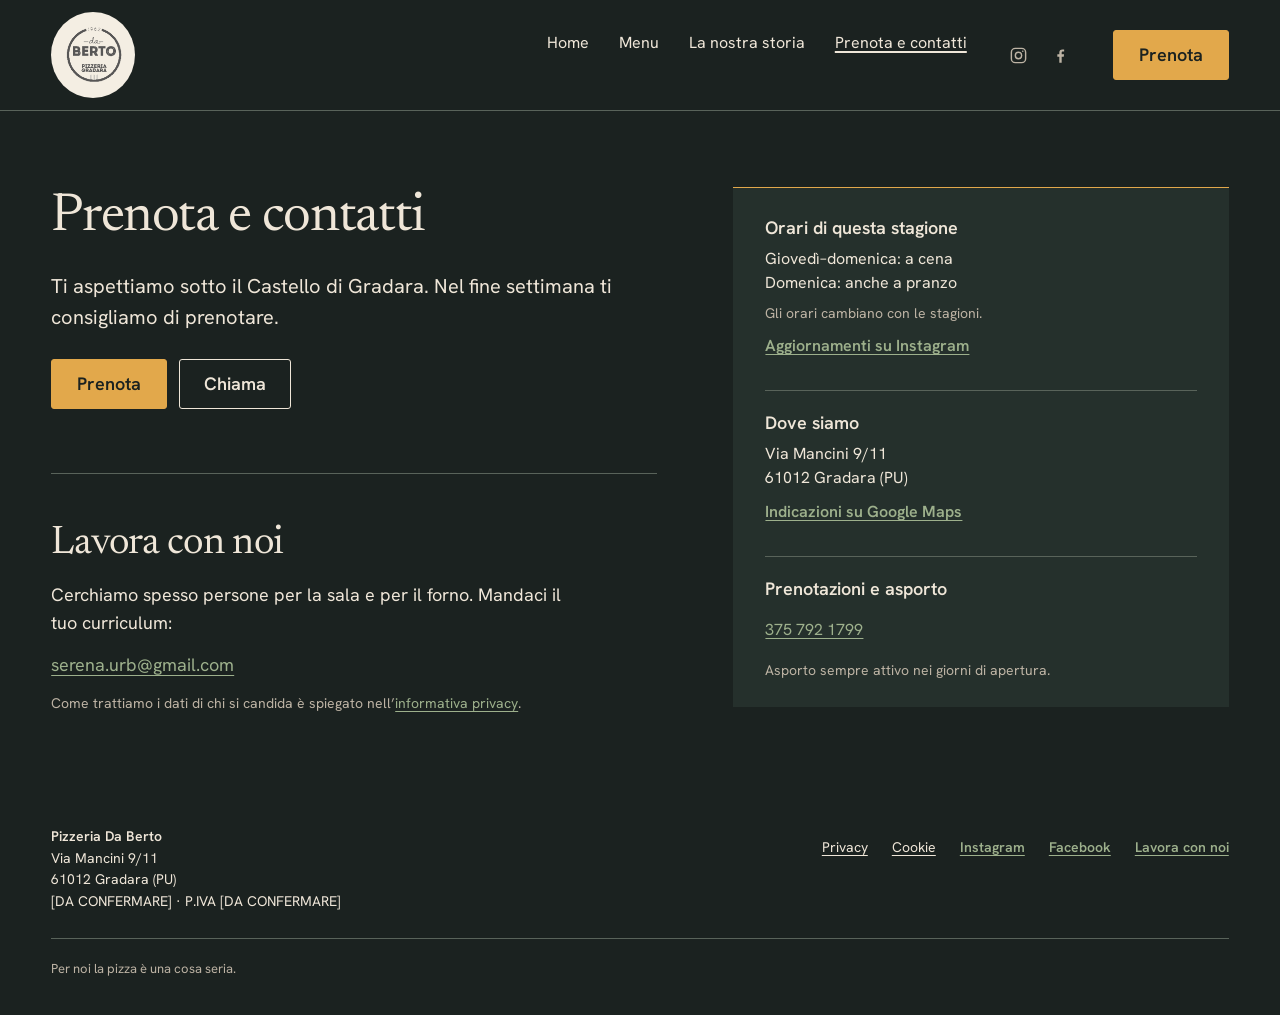
<file: prenota/index.html>
<!DOCTYPE html>
<html lang="it">
<head>
<meta name="robots" content="noindex, nofollow">
	<meta charset="UTF-8" />
	<meta name="viewport" content="width=device-width, initial-scale=1, viewport-fit=cover">
<meta name="theme-color" content="#1B2220">
<script>document.documentElement.classList.add("has-site-js")</script>
<meta name="viewport" content="width=device-width, initial-scale=1" />
<script>document.documentElement.classList.add('js')</script>
<link rel="preload" href="../wp-content/themes/daberto/assets/fonts/newsreader-0.woff2" as="font" type="font/woff2" crossorigin>
<title>Prenota e contatti &#8211; Pizzeria Da Berto</title>
<meta name="description" content="Prenota un tavolo da Da Berto sotto il Castello di Gradara. Trova telefono, orari di questa stagione e indicazioni per raggiungerci.">
<meta property="og:type" content="website">
<meta property="og:locale" content="it_IT">
<meta property="og:site_name" content="Pizzeria Da Berto">
<meta property="og:title" content="Prenota e contatti &#8211; Pizzeria Da Berto">
<meta property="og:description" content="Prenota un tavolo da Da Berto sotto il Castello di Gradara. Trova telefono, orari di questa stagione e indicazioni per raggiungerci.">
<meta property="og:url" content="../prenota/">
<meta property="og:image" content="../wp-content/uploads/2026/10/logo.png">
<style id="wp-block-site-logo-inline-css">
.wp-block-site-logo{box-sizing:border-box;line-height:0}.wp-block-site-logo a{display:inline-block;line-height:0}.wp-block-site-logo.is-default-size img{height:auto;width:120px}.wp-block-site-logo img{height:auto;max-width:100%}.wp-block-site-logo a,.wp-block-site-logo img{border-radius:inherit}.wp-block-site-logo.aligncenter{margin-left:auto;margin-right:auto;text-align:center}:root :where(.wp-block-site-logo.is-style-rounded){border-radius:9999px}
/*# sourceURL=../wp-includes/blocks/site-logo/style.min.css */
</style>
<style id="wp-block-navigation-link-inline-css">
.wp-block-navigation .wp-block-navigation-item__label{overflow-wrap:break-word}.wp-block-navigation .wp-block-navigation-item__description{display:none}.link-ui-tools{outline:1px solid #f0f0f0;padding:8px}.link-ui-block-inserter{padding-top:8px}.link-ui-block-inserter__back{margin-left:8px;text-transform:uppercase}
/*# sourceURL=../wp-includes/blocks/navigation-link/style.min.css */
</style>
<style id="wp-block-navigation-inline-css">
.wp-block-navigation{position:relative}.wp-block-navigation ul{margin-bottom:0;margin-left:0;margin-top:0;padding-left:0}.wp-block-navigation ul,.wp-block-navigation ul li{list-style:none}.wp-block-navigation .wp-block-navigation-item{align-items:center;background-color:inherit;display:flex;position:relative}.wp-block-navigation .wp-block-navigation-item .wp-block-navigation__submenu-container:empty{display:none}.wp-block-navigation .wp-block-navigation-item__content{display:block;z-index:1}.wp-block-navigation .wp-block-navigation-item__content.wp-block-navigation-item__content{color:inherit}.wp-block-navigation.has-text-decoration-underline .wp-block-navigation-item__content,.wp-block-navigation.has-text-decoration-underline .wp-block-navigation-item__content:active,.wp-block-navigation.has-text-decoration-underline .wp-block-navigation-item__content:focus{text-decoration:underline}.wp-block-navigation.has-text-decoration-line-through .wp-block-navigation-item__content,.wp-block-navigation.has-text-decoration-line-through .wp-block-navigation-item__content:active,.wp-block-navigation.has-text-decoration-line-through .wp-block-navigation-item__content:focus{text-decoration:line-through}.wp-block-navigation :where(a),.wp-block-navigation :where(a:active),.wp-block-navigation :where(a:focus){text-decoration:none}.wp-block-navigation .wp-block-navigation__submenu-icon{align-self:center;background-color:inherit;border:none;color:currentColor;display:inline-block;font-size:inherit;height:.6em;line-height:0;margin-left:.25em;padding:0;width:.6em}.wp-block-navigation .wp-block-navigation__submenu-icon svg{stroke:currentColor;display:inline-block;height:inherit;margin-top:.075em;width:inherit}.wp-block-navigation{--navigation-layout-justification-setting:flex-start;--navigation-layout-direction:row;--navigation-layout-wrap:wrap;--navigation-layout-justify:flex-start;--navigation-layout-align:center}.wp-block-navigation.is-vertical{--navigation-layout-direction:column;--navigation-layout-justify:initial;--navigation-layout-align:flex-start}.wp-block-navigation.no-wrap{--navigation-layout-wrap:nowrap}.wp-block-navigation.items-justified-center{--navigation-layout-justification-setting:center;--navigation-layout-justify:center}.wp-block-navigation.items-justified-center.is-vertical{--navigation-layout-align:center}.wp-block-navigation.items-justified-right{--navigation-layout-justification-setting:flex-end;--navigation-layout-justify:flex-end}.wp-block-navigation.items-justified-right.is-vertical{--navigation-layout-align:flex-end}.wp-block-navigation.items-justified-space-between{--navigation-layout-justification-setting:space-between;--navigation-layout-justify:space-between}:where(.wp-block-navigation) ul li{padding:0}.wp-block-navigation .has-child .wp-block-navigation__submenu-container{align-items:normal;background-color:inherit;color:inherit;display:flex;flex-direction:column;opacity:0;position:absolute;z-index:2}@media not (prefers-reduced-motion){.wp-block-navigation .has-child .wp-block-navigation__submenu-container{transition:opacity .1s linear}}.wp-block-navigation .has-child .wp-block-navigation__submenu-container{height:0;overflow:hidden;visibility:hidden;width:0}.wp-block-navigation .has-child .wp-block-navigation__submenu-container>.wp-block-navigation-item>.wp-block-navigation-item__content{display:flex;flex-grow:1;padding:.5em 1em}.wp-block-navigation .has-child .wp-block-navigation__submenu-container>.wp-block-navigation-item>.wp-block-navigation-item__content .wp-block-navigation__submenu-icon{margin-left:auto;margin-right:0}.wp-block-navigation .has-child .wp-block-navigation__submenu-container .wp-block-navigation-item__content{margin:0}.wp-block-navigation .has-child .wp-block-navigation__submenu-container{left:-1px;top:100%}@media (min-width:782px){.wp-block-navigation .has-child .wp-block-navigation__submenu-container .wp-block-navigation__submenu-container{left:100%;top:-1px}.wp-block-navigation .has-child .wp-block-navigation__submenu-container .wp-block-navigation__submenu-container:before{background:transparent;content:"";display:block;height:100%;position:absolute;right:100%;width:.5em}.wp-block-navigation .has-child .wp-block-navigation__submenu-container .wp-block-navigation__submenu-icon{margin-right:.25em}.wp-block-navigation .has-child .wp-block-navigation__submenu-container .wp-block-navigation__submenu-icon svg{transform:rotate(-90deg)}}@media (hover:hover){.wp-block-navigation .has-child:not(.open-on-click):hover>.wp-block-navigation__submenu-container{height:auto;min-width:200px;opacity:1;overflow:visible;visibility:visible;width:auto}}.wp-block-navigation .has-child .wp-block-navigation-submenu__toggle[aria-expanded=true]~.wp-block-navigation__submenu-container,.wp-block-navigation .has-child:not(.open-on-click):not(.open-on-hover-click):focus-within>.wp-block-navigation__submenu-container{height:auto;min-width:200px;opacity:1;overflow:visible;visibility:visible;width:auto}.wp-block-navigation .has-child.open-always{align-items:var(--navigation-layout-align,initial);flex-direction:var(--navigation-layout-direction,initial);flex-wrap:var(--navigation-layout-wrap,wrap);gap:var(--wp--style--block-gap,2em)}.wp-block-navigation .has-child.open-always,.wp-block-navigation .has-child.open-always .wp-block-navigation-item{justify-content:var(--navigation-layout-justify,initial)}.wp-block-navigation .has-child.open-always .wp-block-navigation__submenu-container,.wp-block-navigation .has-child.open-always.wp-block-navigation-submenu{gap:var(--wp--style--block-gap,2em)}.wp-block-navigation .has-child.open-always .wp-block-navigation-item,.wp-block-navigation .has-child.open-always .wp-block-navigation__submenu-container,.wp-block-navigation .has-child.open-always.wp-block-navigation-submenu{padding-bottom:0;padding-top:0}.wp-block-navigation .has-child.open-always .wp-block-navigation__submenu-container{padding-left:var(--wp--style--block-gap,2em);padding-right:var(--wp--style--block-gap,2em)}.wp-block-navigation .has-child.open-always .wp-block-navigation__submenu-container .wp-block-navigation-item__content{padding:0}.wp-block-navigation .has-child.open-always .wp-block-navigation__submenu-container>.wp-block-navigation-item>.wp-block-navigation-item__content,.wp-block-navigation .has-child.open-always>.wp-block-navigation-item__content{flex-grow:0}.wp-block-navigation .has-child.open-always>.wp-block-navigation__submenu-container{background-color:transparent;border:none;color:inherit;flex-basis:100%;height:auto;opacity:1;overflow:visible;position:static;visibility:visible;width:auto}.wp-block-navigation.has-background .has-child .wp-block-navigation__submenu-container{left:0;top:100%}@media (min-width:782px){.wp-block-navigation.has-background .has-child .wp-block-navigation__submenu-container .wp-block-navigation__submenu-container{left:100%;top:0}}.wp-block-navigation-submenu{display:flex;position:relative}.wp-block-navigation-submenu .wp-block-navigation__submenu-icon svg{stroke:currentColor}button.wp-block-navigation-item__content{background-color:transparent;border:none;color:currentColor;font-family:inherit;font-size:inherit;font-style:inherit;font-weight:inherit;letter-spacing:inherit;line-height:inherit;text-align:left;text-transform:inherit}.wp-block-navigation-submenu__toggle{cursor:pointer}.wp-block-navigation-submenu__toggle[aria-expanded=true]+.wp-block-navigation__submenu-icon>svg,.wp-block-navigation-submenu__toggle[aria-expanded=true]>svg{transform:rotate(180deg)}.wp-block-navigation-item.open-on-click .wp-block-navigation-submenu__toggle{padding-left:0;padding-right:.85em}.wp-block-navigation-item.open-on-click .wp-block-navigation-submenu__toggle+.wp-block-navigation__submenu-icon{margin-left:-.6em;pointer-events:none}.wp-block-navigation-item.open-on-click button.wp-block-navigation-item__content:not(.wp-block-navigation-submenu__toggle){padding:0}.wp-block-navigation .wp-block-page-list,.wp-block-navigation__container,.wp-block-navigation__responsive-close,.wp-block-navigation__responsive-container,.wp-block-navigation__responsive-container-content,.wp-block-navigation__responsive-dialog{gap:inherit}:where(.wp-block-navigation.has-background .wp-block-navigation-item a:not(.wp-element-button)),:where(.wp-block-navigation.has-background .wp-block-navigation-submenu a:not(.wp-element-button)){padding:.5em 1em}:where(.wp-block-navigation .wp-block-navigation__submenu-container .wp-block-navigation-item a:not(.wp-element-button)),:where(.wp-block-navigation .wp-block-navigation__submenu-container .wp-block-navigation-submenu a:not(.wp-element-button)),:where(.wp-block-navigation .wp-block-navigation__submenu-container .wp-block-navigation-submenu button.wp-block-navigation-item__content),:where(.wp-block-navigation .wp-block-navigation__submenu-container .wp-block-pages-list__item button.wp-block-navigation-item__content){padding:.5em 1em}.wp-block-navigation.items-justified-right .wp-block-navigation__container .has-child .wp-block-navigation__submenu-container,.wp-block-navigation.items-justified-right .wp-block-page-list>.has-child .wp-block-navigation__submenu-container,.wp-block-navigation.items-justified-space-between .wp-block-page-list>.has-child:last-child .wp-block-navigation__submenu-container,.wp-block-navigation.items-justified-space-between>.wp-block-navigation__container>.has-child:last-child .wp-block-navigation__submenu-container{left:auto;right:0}.wp-block-navigation.items-justified-right .wp-block-navigation__container .has-child .wp-block-navigation__submenu-container .wp-block-navigation__submenu-container,.wp-block-navigation.items-justified-right .wp-block-page-list>.has-child .wp-block-navigation__submenu-container .wp-block-navigation__submenu-container,.wp-block-navigation.items-justified-space-between .wp-block-page-list>.has-child:last-child .wp-block-navigation__submenu-container .wp-block-navigation__submenu-container,.wp-block-navigation.items-justified-space-between>.wp-block-navigation__container>.has-child:last-child .wp-block-navigation__submenu-container .wp-block-navigation__submenu-container{left:-1px;right:-1px}@media (min-width:782px){.wp-block-navigation.items-justified-right .wp-block-navigation__container .has-child .wp-block-navigation__submenu-container .wp-block-navigation__submenu-container,.wp-block-navigation.items-justified-right .wp-block-page-list>.has-child .wp-block-navigation__submenu-container .wp-block-navigation__submenu-container,.wp-block-navigation.items-justified-space-between .wp-block-page-list>.has-child:last-child .wp-block-navigation__submenu-container .wp-block-navigation__submenu-container,.wp-block-navigation.items-justified-space-between>.wp-block-navigation__container>.has-child:last-child .wp-block-navigation__submenu-container .wp-block-navigation__submenu-container{left:auto;right:100%}}.wp-block-navigation:not(.has-background) .wp-block-navigation__submenu-container{background-color:#fff;border:1px solid rgba(0,0,0,.15)}.wp-block-navigation.has-background .wp-block-navigation__submenu-container{background-color:inherit}.wp-block-navigation:not(.has-text-color) .wp-block-navigation__submenu-container{color:#000}.wp-block-navigation__container{align-items:var(--navigation-layout-align,initial);display:flex;flex-direction:var(--navigation-layout-direction,initial);flex-wrap:var(--navigation-layout-wrap,wrap);justify-content:var(--navigation-layout-justify,initial);list-style:none;margin:0;padding-left:0}.wp-block-navigation__container .is-responsive{display:none}.wp-block-navigation__container:only-child,.wp-block-page-list:only-child{flex-grow:1}@keyframes overlay-menu__fade-in-animation{0%{opacity:0;transform:translateY(.5em)}to{opacity:1;transform:translateY(0)}}.wp-block-navigation__responsive-container{bottom:0;display:none;left:0;position:fixed;right:0;top:0}.wp-block-navigation__responsive-container :where(.wp-block-navigation-item a){color:inherit}.wp-block-navigation__responsive-container .wp-block-navigation__responsive-container-content{align-items:var(--navigation-layout-align,initial);display:flex;flex-direction:var(--navigation-layout-direction,initial);flex-wrap:var(--navigation-layout-wrap,wrap);justify-content:var(--navigation-layout-justify,initial)}.wp-block-navigation__responsive-container:not(.is-menu-open.is-menu-open){background-color:inherit!important;color:inherit!important}.wp-block-navigation__responsive-container.is-menu-open{background-color:inherit;display:flex;flex-direction:column}@media not (prefers-reduced-motion){.wp-block-navigation__responsive-container.is-menu-open{animation:overlay-menu__fade-in-animation .1s ease-out;animation-fill-mode:forwards}}.wp-block-navigation__responsive-container.is-menu-open:not(.disable-default-overlay){padding:clamp(1rem,var(--wp--style--root--padding-top),20rem) clamp(1rem,var(--wp--style--root--padding-right),20rem) clamp(1rem,var(--wp--style--root--padding-bottom),20rem) clamp(1rem,var(--wp--style--root--padding-left),20rem)}.wp-block-navigation__responsive-container.is-menu-open{overflow:auto;z-index:100000}.wp-block-navigation__responsive-container.is-menu-open:not(.disable-default-overlay) .wp-block-navigation__responsive-container-content{padding-top:calc(2rem + 24px)}.wp-block-navigation__responsive-container.is-menu-open:where(:not(.disable-default-overlay)) .wp-block-navigation__responsive-container-content{align-items:var(--navigation-layout-justification-setting,inherit);display:flex;flex-direction:column;flex-wrap:nowrap;overflow:visible}.wp-block-navigation__responsive-container.is-menu-open:where(:not(.disable-default-overlay)) .wp-block-navigation__responsive-container-content,.wp-block-navigation__responsive-container.is-menu-open:where(:not(.disable-default-overlay)) .wp-block-navigation__responsive-container-content .wp-block-navigation__container,.wp-block-navigation__responsive-container.is-menu-open:where(:not(.disable-default-overlay)) .wp-block-navigation__responsive-container-content .wp-block-page-list{justify-content:flex-start}.wp-block-navigation__responsive-container.is-menu-open:where(:not(.disable-default-overlay)) .wp-block-navigation__responsive-container-content .wp-block-navigation__submenu-icon{display:none}.wp-block-navigation__responsive-container.is-menu-open:where(:not(.disable-default-overlay)) .wp-block-navigation__responsive-container-content .has-child .wp-block-navigation__submenu-container{border:none;height:auto;min-width:200px;opacity:1;overflow:initial;padding-left:2rem;padding-right:2rem;position:static;visibility:visible;width:auto}.wp-block-navigation__responsive-container.is-menu-open:where(:not(.disable-default-overlay)) .wp-block-navigation__responsive-container-content .wp-block-navigation__container,.wp-block-navigation__responsive-container.is-menu-open:where(:not(.disable-default-overlay)) .wp-block-navigation__responsive-container-content .wp-block-navigation__submenu-container{gap:inherit}.wp-block-navigation__responsive-container.is-menu-open:where(:not(.disable-default-overlay)) .wp-block-navigation__responsive-container-content .wp-block-navigation__submenu-container{padding-top:var(--wp--style--block-gap,2em)}.wp-block-navigation__responsive-container.is-menu-open:where(:not(.disable-default-overlay)) .wp-block-navigation__responsive-container-content .wp-block-navigation-item__content{padding:0}.wp-block-navigation__responsive-container.is-menu-open:where(:not(.disable-default-overlay)) .wp-block-navigation__responsive-container-content .wp-block-navigation-item,.wp-block-navigation__responsive-container.is-menu-open:where(:not(.disable-default-overlay)) .wp-block-navigation__responsive-container-content .wp-block-navigation__container,.wp-block-navigation__responsive-container.is-menu-open:where(:not(.disable-default-overlay)) .wp-block-navigation__responsive-container-content .wp-block-page-list{align-items:var(--navigation-layout-justification-setting,initial);display:flex;flex-direction:column}.wp-block-navigation__responsive-container.is-menu-open:where(:not(.disable-default-overlay)) .wp-block-navigation-item,.wp-block-navigation__responsive-container.is-menu-open:where(:not(.disable-default-overlay)) .wp-block-navigation-item .wp-block-navigation__submenu-container,.wp-block-navigation__responsive-container.is-menu-open:where(:not(.disable-default-overlay)) .wp-block-navigation__container,.wp-block-navigation__responsive-container.is-menu-open:where(:not(.disable-default-overlay)) .wp-block-page-list{background:transparent!important;color:inherit!important}.wp-block-navigation__responsive-container.is-menu-open:where(:not(.disable-default-overlay)) .wp-block-navigation__submenu-container.wp-block-navigation__submenu-container.wp-block-navigation__submenu-container.wp-block-navigation__submenu-container{left:auto;right:auto}.wp-block-navigation__responsive-container.disable-default-overlay .wp-block-navigation__overlay-container{display:none;width:100%}.wp-block-navigation__responsive-container.disable-default-overlay .wp-block-navigation__responsive-close{max-width:none}.wp-block-navigation__responsive-container.disable-default-overlay.is-menu-open .wp-block-navigation__responsive-container-content>:not(.wp-block-navigation__overlay-container){display:none}.wp-block-navigation__responsive-container.disable-default-overlay.is-menu-open .wp-block-navigation__responsive-container-content .wp-block-navigation__overlay-container{display:block}.wp-block-navigation__responsive-container.disable-default-overlay.is-menu-open .wp-block-navigation__responsive-container-content .wp-block-navigation__overlay-container .wp-block-navigation__submenu-container{left:0;right:auto}@media (min-width:600px){.wp-block-navigation__responsive-container:not(.hidden-by-default):not(.is-menu-open){background-color:inherit;display:block;position:relative;width:100%;z-index:auto}.wp-block-navigation__responsive-container:not(.hidden-by-default):not(.is-menu-open) .wp-block-navigation__responsive-container-close{display:none}.wp-block-navigation__responsive-container.is-menu-open .wp-block-navigation__submenu-container.wp-block-navigation__submenu-container.wp-block-navigation__submenu-container.wp-block-navigation__submenu-container{left:0}}.wp-block-navigation:not(.has-background) .wp-block-navigation__responsive-container.is-menu-open:not(.disable-default-overlay){background-color:#fff}.wp-block-navigation:not(.has-text-color) .wp-block-navigation__responsive-container.is-menu-open:not(.disable-default-overlay){color:#000}.wp-block-navigation__toggle_button_label{font-size:1rem;font-weight:700}.wp-block-navigation__responsive-container-close,.wp-block-navigation__responsive-container-open{background:transparent;border:none;color:currentColor;cursor:pointer;margin:0;padding:0;text-transform:inherit;vertical-align:middle}.wp-block-navigation__responsive-container-close svg,.wp-block-navigation__responsive-container-open svg{fill:currentColor;display:block;height:24px;pointer-events:none;width:24px}.wp-block-navigation__responsive-container-open{display:flex}.wp-block-navigation__responsive-container-open.wp-block-navigation__responsive-container-open.wp-block-navigation__responsive-container-open{font-family:inherit;font-size:inherit;font-weight:inherit}@media (min-width:600px){.wp-block-navigation__responsive-container-open:not(.always-shown){display:none}}.wp-block-navigation__responsive-container-close{position:absolute;right:0;top:0;z-index:2}.wp-block-navigation__responsive-container-close.wp-block-navigation__responsive-container-close.wp-block-navigation__responsive-container-close{font-family:inherit;font-size:inherit;font-weight:inherit}.disable-default-overlay .wp-block-navigation__responsive-container-close{right:clamp(1rem,var(--wp--style--root--padding-left),20rem);top:clamp(1rem,var(--wp--style--root--padding-left),20rem)}.wp-block-navigation__responsive-close{width:100%}.has-modal-open .wp-block-navigation__responsive-close{margin-left:auto;margin-right:auto;max-width:var(--wp--style--global--wide-size,100%)}.wp-block-navigation__responsive-close:focus{outline:none}.is-menu-open .wp-block-navigation__responsive-close,.is-menu-open .wp-block-navigation__responsive-container-content,.is-menu-open .wp-block-navigation__responsive-dialog{box-sizing:border-box}.wp-block-navigation__responsive-dialog{position:relative}.has-modal-open .admin-bar .is-menu-open:where(:not(.disable-default-overlay)) .wp-block-navigation__responsive-dialog{margin-top:46px}@media (min-width:782px){.has-modal-open .admin-bar .is-menu-open:where(:not(.disable-default-overlay)) .wp-block-navigation__responsive-dialog{margin-top:32px}}html.has-modal-open{overflow:hidden}
/*# sourceURL=../wp-includes/blocks/navigation/style.min.css */
</style>
<style id="wp-block-button-inline-css">
.wp-block-button__link{align-content:center;box-sizing:border-box;cursor:pointer;display:inline-block;height:100%;text-align:center;word-break:break-word}.wp-block-button__link.aligncenter{text-align:center}.wp-block-button__link.alignright{text-align:right}:where(.wp-block-button__link){border-radius:9999px;box-shadow:none;padding:calc(.667em + 2px) calc(1.333em + 2px);text-decoration:none}.wp-block-button[style*=text-decoration] .wp-block-button__link{text-decoration:inherit}.wp-block-buttons>.wp-block-button.has-custom-width{max-width:none}.wp-block-buttons>.wp-block-button.has-custom-width .wp-block-button__link{width:100%}.wp-block-buttons>.wp-block-button.has-custom-font-size .wp-block-button__link{font-size:inherit}.wp-block-buttons>.wp-block-button[class*=wp-block-button__width]{width:calc(var(--wp--block-button--width)*1% - var(--wp--style--block-gap, .5em)*(1 - var(--wp--block-button--width)/100))}.wp-block-buttons>.wp-block-button.wp-block-button__width-25{width:calc(25% - var(--wp--style--block-gap, .5em)*.75)}.wp-block-buttons>.wp-block-button.wp-block-button__width-50{width:calc(50% - var(--wp--style--block-gap, .5em)*.5)}.wp-block-buttons>.wp-block-button.wp-block-button__width-75{width:calc(75% - var(--wp--style--block-gap, .5em)*.25)}.wp-block-buttons>.wp-block-button.wp-block-button__width-100{flex-basis:100%;width:100%}.wp-block-buttons.is-vertical>.wp-block-button[class*=wp-block-button__width]{width:calc(var(--wp--block-button--width)*1%)}.wp-block-buttons.is-vertical>.wp-block-button.wp-block-button__width-25{width:25%}.wp-block-buttons.is-vertical>.wp-block-button.wp-block-button__width-50{width:50%}.wp-block-buttons.is-vertical>.wp-block-button.wp-block-button__width-75{width:75%}.wp-block-button.is-style-squared,.wp-block-button__link.wp-block-button.is-style-squared{border-radius:0}.wp-block-button.no-border-radius,.wp-block-button__link.no-border-radius{border-radius:0!important}:root :where(.wp-block-button .wp-block-button__link.is-style-outline),:root :where(.wp-block-button.is-style-outline>.wp-block-button__link){border:2px solid;padding:.667em 1.333em}:root :where(.wp-block-button .wp-block-button__link.is-style-outline:not(.has-text-color)),:root :where(.wp-block-button.is-style-outline>.wp-block-button__link:not(.has-text-color)){color:currentColor}:root :where(.wp-block-button .wp-block-button__link.is-style-outline:not(.has-background)),:root :where(.wp-block-button.is-style-outline>.wp-block-button__link:not(.has-background)){background-color:transparent;background-image:none}
/*# sourceURL=../wp-includes/blocks/button/style.min.css */
</style>
<style id="wp-block-buttons-inline-css">
.wp-block-buttons{box-sizing:border-box}.wp-block-buttons.is-vertical{flex-direction:column}.wp-block-buttons.is-vertical>.wp-block-button:last-child{margin-bottom:0}.wp-block-buttons>.wp-block-button{display:inline-block;margin:0}.wp-block-buttons.is-content-justification-left{justify-content:flex-start}.wp-block-buttons.is-content-justification-left.is-vertical{align-items:flex-start}.wp-block-buttons.is-content-justification-center{justify-content:center}.wp-block-buttons.is-content-justification-center.is-vertical{align-items:center}.wp-block-buttons.is-content-justification-right{justify-content:flex-end}.wp-block-buttons.is-content-justification-right.is-vertical{align-items:flex-end}.wp-block-buttons.is-content-justification-space-between{justify-content:space-between}.wp-block-buttons.aligncenter{text-align:center}.wp-block-buttons:not(.is-content-justification-space-between,.is-content-justification-right,.is-content-justification-left,.is-content-justification-center) .wp-block-button.aligncenter{margin-left:auto;margin-right:auto;width:100%}.wp-block-buttons[style*=text-decoration] .wp-block-button,.wp-block-buttons[style*=text-decoration] .wp-block-button__link{text-decoration:inherit}.wp-block-buttons.has-custom-font-size .wp-block-button__link{font-size:inherit}.wp-block-buttons .wp-block-button__link{width:100%}.wp-block-button.aligncenter{text-align:center}
/*# sourceURL=../wp-includes/blocks/buttons/style.min.css */
</style>
<style id="wp-block-group-inline-css">
.wp-block-group{box-sizing:border-box}:where(.wp-block-group.wp-block-group-is-layout-constrained){position:relative}
/*# sourceURL=../wp-includes/blocks/group/style.min.css */
</style>
<style id="wp-block-heading-inline-css">
h1:where(.wp-block-heading).has-background,h2:where(.wp-block-heading).has-background,h3:where(.wp-block-heading).has-background,h4:where(.wp-block-heading).has-background,h5:where(.wp-block-heading).has-background,h6:where(.wp-block-heading).has-background{padding:1.25em 2.375em}h1.has-text-align-left[style*=writing-mode]:where([style*=vertical-lr]),h1.has-text-align-right[style*=writing-mode]:where([style*=vertical-rl]),h2.has-text-align-left[style*=writing-mode]:where([style*=vertical-lr]),h2.has-text-align-right[style*=writing-mode]:where([style*=vertical-rl]),h3.has-text-align-left[style*=writing-mode]:where([style*=vertical-lr]),h3.has-text-align-right[style*=writing-mode]:where([style*=vertical-rl]),h4.has-text-align-left[style*=writing-mode]:where([style*=vertical-lr]),h4.has-text-align-right[style*=writing-mode]:where([style*=vertical-rl]),h5.has-text-align-left[style*=writing-mode]:where([style*=vertical-lr]),h5.has-text-align-right[style*=writing-mode]:where([style*=vertical-rl]),h6.has-text-align-left[style*=writing-mode]:where([style*=vertical-lr]),h6.has-text-align-right[style*=writing-mode]:where([style*=vertical-rl]){rotate:180deg}
/*# sourceURL=../wp-includes/blocks/heading/style.min.css */
</style>
<style id="wp-block-paragraph-inline-css">
.is-small-text{font-size:.875em}.is-regular-text{font-size:1em}.is-large-text{font-size:2.25em}.is-larger-text{font-size:3em}.has-drop-cap:not(:focus):first-letter{float:left;font-size:8.4em;font-style:normal;font-weight:100;line-height:.68;margin:.05em .1em 0 0;text-transform:uppercase}body.rtl .has-drop-cap:not(:focus):first-letter{float:none;margin-left:.1em}p.has-drop-cap.has-background{overflow:hidden}:root :where(p.has-background){padding:1.25em 2.375em}:where(p.has-text-color:not(.has-link-color)) a{color:inherit}p.has-text-align-left[style*="writing-mode:vertical-lr"],p.has-text-align-right[style*="writing-mode:vertical-rl"]{rotate:180deg}
/*# sourceURL=../wp-includes/blocks/paragraph/style.min.css */
</style>
<style id="wp-block-post-content-inline-css">
.wp-block-post-content{display:flow-root}
/*# sourceURL=../wp-includes/blocks/post-content/style.min.css */
</style>
<style id="wp-block-library-inline-css">
:root{--wp-block-synced-color:#7a00df;--wp-block-synced-color--rgb:122,0,223;--wp-bound-block-color:var(--wp-block-synced-color);--wp-editor-canvas-background:#ddd;--wp-admin-theme-color:#007cba;--wp-admin-theme-color--rgb:0,124,186;--wp-admin-theme-color-darker-10:#006ba1;--wp-admin-theme-color-darker-10--rgb:0,107,160.5;--wp-admin-theme-color-darker-20:#005a87;--wp-admin-theme-color-darker-20--rgb:0,90,135;--wp-admin-border-width-focus:2px}@media (min-resolution:192dpi){:root{--wp-admin-border-width-focus:1.5px}}.wp-element-button{cursor:pointer}:root .has-very-light-gray-background-color{background-color:#eee}:root .has-very-dark-gray-background-color{background-color:#313131}:root .has-very-light-gray-color{color:#eee}:root .has-very-dark-gray-color{color:#313131}:root .has-vivid-green-cyan-to-vivid-cyan-blue-gradient-background{background:linear-gradient(135deg,#00d084,#0693e3)}:root .has-purple-crush-gradient-background{background:linear-gradient(135deg,#34e2e4,#4721fb 50%,#ab1dfe)}:root .has-hazy-dawn-gradient-background{background:linear-gradient(135deg,#faaca8,#dad0ec)}:root .has-subdued-olive-gradient-background{background:linear-gradient(135deg,#fafae1,#67a671)}:root .has-atomic-cream-gradient-background{background:linear-gradient(135deg,#fdd79a,#004a59)}:root .has-nightshade-gradient-background{background:linear-gradient(135deg,#330968,#31cdcf)}:root .has-midnight-gradient-background{background:linear-gradient(135deg,#020381,#2874fc)}:root{--wp--preset--font-size--normal:16px;--wp--preset--font-size--huge:42px}.has-regular-font-size{font-size:1em}.has-larger-font-size{font-size:2.625em}.has-normal-font-size{font-size:var(--wp--preset--font-size--normal)}.has-huge-font-size{font-size:var(--wp--preset--font-size--huge)}:root .has-text-align-center{text-align:center}:root .has-text-align-left{text-align:left}:root .has-text-align-right{text-align:right}.has-fit-text{white-space:nowrap!important}#end-resizable-editor-section{display:none}.aligncenter{clear:both}.items-justified-left{justify-content:flex-start}.items-justified-center{justify-content:center}.items-justified-right{justify-content:flex-end}.items-justified-space-between{justify-content:space-between}.screen-reader-text{word-wrap:normal!important;border:0;clip-path:inset(50%);height:1px;margin:-1px;overflow:hidden;padding:0;position:absolute;width:1px;word-break:normal!important}.screen-reader-text:focus{background-color:#ddd;clip-path:none;color:#444;display:block;font-size:1em;height:auto;left:5px;line-height:normal;padding:15px 23px 14px;text-decoration:none;top:5px;width:auto;z-index:100000}html :where(.has-border-color){border-style:solid}html :where([style^=border-color],[style*=";border-color"],[style*="; border-color"]){border-style:solid}html :where([style^=border-top-color],[style*=";border-top-color"],[style*="; border-top-color"]){border-top-style:solid}html :where([style^=border-right-color],[style*=";border-right-color"],[style*="; border-right-color"]){border-right-style:solid}html :where([style^=border-bottom-color],[style*=";border-bottom-color"],[style*="; border-bottom-color"]){border-bottom-style:solid}html :where([style^=border-left-color],[style*=";border-left-color"],[style*="; border-left-color"]){border-left-style:solid}html :where([style^=border-width],[style*=";border-width"],[style*="; border-width"]){border-style:solid}html :where([style^=border-top-width],[style*=";border-top-width"],[style*="; border-top-width"]){border-top-style:solid}html :where([style^=border-right-width],[style*=";border-right-width"],[style*="; border-right-width"]){border-right-style:solid}html :where([style^=border-bottom-width],[style*=";border-bottom-width"],[style*="; border-bottom-width"]){border-bottom-style:solid}html :where([style^=border-left-width],[style*=";border-left-width"],[style*="; border-left-width"]){border-left-style:solid}html :where(img[class*=wp-image-]){height:auto;max-width:100%}:where(figure){margin:0 0 1em}html :where(.is-position-sticky){--wp-admin--admin-bar--position-offset:var(--wp-admin--admin-bar--height,0px)}@media screen and (max-width:600px){html :where(.is-position-sticky){--wp-admin--admin-bar--position-offset:0px}}
/*# sourceURL=/wp-includes/css/dist/block-library/common.min.css */
</style>
<style id="global-styles-inline-css">
:root{--wp--preset--aspect-ratio--square: 1;--wp--preset--aspect-ratio--4-3: 4/3;--wp--preset--aspect-ratio--3-4: 3/4;--wp--preset--aspect-ratio--3-2: 3/2;--wp--preset--aspect-ratio--2-3: 2/3;--wp--preset--aspect-ratio--16-9: 16/9;--wp--preset--aspect-ratio--9-16: 9/16;--wp--preset--color--black: #000000;--wp--preset--color--cyan-bluish-gray: #abb8c3;--wp--preset--color--white: #ffffff;--wp--preset--color--pale-pink: #f78da7;--wp--preset--color--vivid-red: #cf2e2e;--wp--preset--color--luminous-vivid-orange: #ff6900;--wp--preset--color--luminous-vivid-amber: #fcb900;--wp--preset--color--light-green-cyan: #7bdcb5;--wp--preset--color--vivid-green-cyan: #00d084;--wp--preset--color--pale-cyan-blue: #8ed1fc;--wp--preset--color--vivid-cyan-blue: #0693e3;--wp--preset--color--vivid-purple: #9b51e0;--wp--preset--color--notte: #1B2220;--wp--preset--color--notte-chiara: #25302C;--wp--preset--color--crema: #EFE6D8;--wp--preset--color--crema-tenue: #BDB3A4;--wp--preset--color--ambra: #E2A84B;--wp--preset--color--mattone: #D98462;--wp--preset--color--salvia: #9DB08C;--wp--preset--color--linea: #59635A;--wp--preset--gradient--vivid-cyan-blue-to-vivid-purple: linear-gradient(135deg,rgb(6,147,227) 0%,rgb(155,81,224) 100%);--wp--preset--gradient--light-green-cyan-to-vivid-green-cyan: linear-gradient(135deg,rgb(122,220,180) 0%,rgb(0,208,130) 100%);--wp--preset--gradient--luminous-vivid-amber-to-luminous-vivid-orange: linear-gradient(135deg,rgb(252,185,0) 0%,rgb(255,105,0) 100%);--wp--preset--gradient--luminous-vivid-orange-to-vivid-red: linear-gradient(135deg,rgb(255,105,0) 0%,rgb(207,46,46) 100%);--wp--preset--gradient--very-light-gray-to-cyan-bluish-gray: linear-gradient(135deg,rgb(238,238,238) 0%,rgb(169,184,195) 100%);--wp--preset--gradient--cool-to-warm-spectrum: linear-gradient(135deg,rgb(74,234,220) 0%,rgb(151,120,209) 20%,rgb(207,42,186) 40%,rgb(238,44,130) 60%,rgb(251,105,98) 80%,rgb(254,248,76) 100%);--wp--preset--gradient--blush-light-purple: linear-gradient(135deg,rgb(255,206,236) 0%,rgb(152,150,240) 100%);--wp--preset--gradient--blush-bordeaux: linear-gradient(135deg,rgb(254,205,165) 0%,rgb(254,45,45) 50%,rgb(107,0,62) 100%);--wp--preset--gradient--luminous-dusk: linear-gradient(135deg,rgb(255,203,112) 0%,rgb(199,81,192) 50%,rgb(65,88,208) 100%);--wp--preset--gradient--pale-ocean: linear-gradient(135deg,rgb(255,245,203) 0%,rgb(182,227,212) 50%,rgb(51,167,181) 100%);--wp--preset--gradient--electric-grass: linear-gradient(135deg,rgb(202,248,128) 0%,rgb(113,206,126) 100%);--wp--preset--gradient--midnight: linear-gradient(135deg,rgb(2,3,129) 0%,rgb(40,116,252) 100%);--wp--preset--font-size--small: 13px;--wp--preset--font-size--medium: clamp(14px, 0.875rem + ((1vw - 3.9px) * 0.779), 20px);--wp--preset--font-size--large: clamp(22.041px, 1.378rem + ((1vw - 3.9px) * 1.813), 36px);--wp--preset--font-size--x-large: clamp(25.014px, 1.563rem + ((1vw - 3.9px) * 2.206), 42px);--wp--preset--font-size--piccolo: 14px;--wp--preset--font-size--base: clamp(17px, 1.063rem + ((1vw - 3.9px) * 0.13), 18px);--wp--preset--font-size--sottotitolo: clamp(24px, 1.5rem + ((1vw - 3.9px) * 0.13), 25px);--wp--preset--font-size--sezione: clamp(30px, 1.875rem + ((1vw - 3.9px) * 1.299), 40px);--wp--preset--font-size--titolo: clamp(35px, 2.188rem + ((1vw - 3.9px) * 2.468), 54px);--wp--preset--font-family--titoli: "Newsreader", Georgia, serif;--wp--preset--font-family--testo: "Hanken Grotesk", sans-serif;--wp--preset--spacing--20: 0.44rem;--wp--preset--spacing--30: 0.67rem;--wp--preset--spacing--40: 1rem;--wp--preset--spacing--50: 1.5rem;--wp--preset--spacing--60: 2.25rem;--wp--preset--spacing--70: 3.38rem;--wp--preset--spacing--80: 5.06rem;--wp--preset--spacing--8: 8px;--wp--preset--spacing--16: 16px;--wp--preset--spacing--24: 24px;--wp--preset--spacing--32: 32px;--wp--preset--spacing--48: 48px;--wp--preset--spacing--72: 72px;--wp--preset--spacing--96: 96px;--wp--preset--shadow--natural: 6px 6px 9px rgba(0, 0, 0, 0.2);--wp--preset--shadow--deep: 12px 12px 50px rgba(0, 0, 0, 0.4);--wp--preset--shadow--sharp: 6px 6px 0px rgba(0, 0, 0, 0.2);--wp--preset--shadow--outlined: 6px 6px 0px -3px rgb(255, 255, 255), 6px 6px rgb(0, 0, 0);--wp--preset--shadow--crisp: 6px 6px 0px rgb(0, 0, 0);}.wp-block-button{--wp--preset--dimension--25: 25%;--wp--preset--dimension--50: 50%;--wp--preset--dimension--75: 75%;--wp--preset--dimension--100: 100%;}:root { --wp--style--global--content-size: 720px;--wp--style--global--wide-size: 1360px; }:where(body) { margin: 0; }.wp-site-blocks > .alignleft { float: left; margin-right: 2em; }.wp-site-blocks > .alignright { float: right; margin-left: 2em; }.wp-site-blocks > .aligncenter { justify-content: center; margin-left: auto; margin-right: auto; }:where(.wp-site-blocks) > * { margin-block-start: 0; margin-block-end: 0; }:where(.wp-site-blocks) > :first-child { margin-block-start: 0; }:where(.wp-site-blocks) > :last-child { margin-block-end: 0; }:root { --wp--style--block-gap: 0; }:root :where(.is-layout-flow) > :first-child{margin-block-start: 0;}:root :where(.is-layout-flow) > :last-child{margin-block-end: 0;}:root :where(.is-layout-flow) > *{margin-block-start: 0;margin-block-end: 0;}:root :where(.is-layout-constrained) > :first-child{margin-block-start: 0;}:root :where(.is-layout-constrained) > :last-child{margin-block-end: 0;}:root :where(.is-layout-constrained) > *{margin-block-start: 0;margin-block-end: 0;}:root :where(.is-layout-flex){gap: 0;}:root :where(.is-layout-grid){gap: 0;}.is-layout-flow > .alignleft{float: left;margin-inline-start: 0;margin-inline-end: 2em;}.is-layout-flow > .alignright{float: right;margin-inline-start: 2em;margin-inline-end: 0;}.is-layout-flow > .aligncenter{margin-left: auto !important;margin-right: auto !important;}.is-layout-constrained > .alignleft{float: left;margin-inline-start: 0;margin-inline-end: 2em;}.is-layout-constrained > .alignright{float: right;margin-inline-start: 2em;margin-inline-end: 0;}.is-layout-constrained > .aligncenter{margin-left: auto !important;margin-right: auto !important;}.is-layout-constrained > :where(:not(.alignleft):not(.alignright):not(.alignfull)){max-width: var(--wp--style--global--content-size);margin-left: auto !important;margin-right: auto !important;}.is-layout-constrained > .alignwide{max-width: var(--wp--style--global--wide-size);}body .is-layout-flex{display: flex;}.is-layout-flex{flex-wrap: wrap;align-items: center;}.is-layout-flex > :is(*, div){margin: 0;}body .is-layout-grid{display: grid;}.is-layout-grid > :is(*, div){margin: 0;}body{background-color: var(--wp--preset--color--notte);color: var(--wp--preset--color--crema);font-family: var(--wp--preset--font-family--testo);font-size: var(--wp--preset--font-size--base);line-height: 1.55;padding-top: 0px;padding-right: 0px;padding-bottom: 0px;padding-left: 0px;}a:where(:not(.wp-element-button)){color: var(--wp--preset--color--salvia);text-decoration: underline;}h1, h2, h3, h4, h5, h6{font-family: var(--wp--preset--font-family--titoli);font-weight: 400;letter-spacing: -0.018em;line-height: 1.14;}h1{font-size: var(--wp--preset--font-size--titolo);letter-spacing: -0.025em;}h2{font-size: var(--wp--preset--font-size--sezione);}h3{font-size: var(--wp--preset--font-size--sottotitolo);}:root :where(.wp-element-button, .wp-block-button__link){background-color: #32373c;border-width: 0;color: #fff;font-family: inherit;font-size: inherit;font-style: inherit;font-weight: inherit;letter-spacing: inherit;line-height: inherit;padding-top: calc(0.667em + 2px);padding-right: calc(1.333em + 2px);padding-bottom: calc(0.667em + 2px);padding-left: calc(1.333em + 2px);text-decoration: none;text-transform: inherit;}.has-black-color{color: var(--wp--preset--color--black) !important;}.has-cyan-bluish-gray-color{color: var(--wp--preset--color--cyan-bluish-gray) !important;}.has-white-color{color: var(--wp--preset--color--white) !important;}.has-pale-pink-color{color: var(--wp--preset--color--pale-pink) !important;}.has-vivid-red-color{color: var(--wp--preset--color--vivid-red) !important;}.has-luminous-vivid-orange-color{color: var(--wp--preset--color--luminous-vivid-orange) !important;}.has-luminous-vivid-amber-color{color: var(--wp--preset--color--luminous-vivid-amber) !important;}.has-light-green-cyan-color{color: var(--wp--preset--color--light-green-cyan) !important;}.has-vivid-green-cyan-color{color: var(--wp--preset--color--vivid-green-cyan) !important;}.has-pale-cyan-blue-color{color: var(--wp--preset--color--pale-cyan-blue) !important;}.has-vivid-cyan-blue-color{color: var(--wp--preset--color--vivid-cyan-blue) !important;}.has-vivid-purple-color{color: var(--wp--preset--color--vivid-purple) !important;}.has-notte-color{color: var(--wp--preset--color--notte) !important;}.has-notte-chiara-color{color: var(--wp--preset--color--notte-chiara) !important;}.has-crema-color{color: var(--wp--preset--color--crema) !important;}.has-crema-tenue-color{color: var(--wp--preset--color--crema-tenue) !important;}.has-ambra-color{color: var(--wp--preset--color--ambra) !important;}.has-mattone-color{color: var(--wp--preset--color--mattone) !important;}.has-salvia-color{color: var(--wp--preset--color--salvia) !important;}.has-linea-color{color: var(--wp--preset--color--linea) !important;}.has-black-background-color{background-color: var(--wp--preset--color--black) !important;}.has-cyan-bluish-gray-background-color{background-color: var(--wp--preset--color--cyan-bluish-gray) !important;}.has-white-background-color{background-color: var(--wp--preset--color--white) !important;}.has-pale-pink-background-color{background-color: var(--wp--preset--color--pale-pink) !important;}.has-vivid-red-background-color{background-color: var(--wp--preset--color--vivid-red) !important;}.has-luminous-vivid-orange-background-color{background-color: var(--wp--preset--color--luminous-vivid-orange) !important;}.has-luminous-vivid-amber-background-color{background-color: var(--wp--preset--color--luminous-vivid-amber) !important;}.has-light-green-cyan-background-color{background-color: var(--wp--preset--color--light-green-cyan) !important;}.has-vivid-green-cyan-background-color{background-color: var(--wp--preset--color--vivid-green-cyan) !important;}.has-pale-cyan-blue-background-color{background-color: var(--wp--preset--color--pale-cyan-blue) !important;}.has-vivid-cyan-blue-background-color{background-color: var(--wp--preset--color--vivid-cyan-blue) !important;}.has-vivid-purple-background-color{background-color: var(--wp--preset--color--vivid-purple) !important;}.has-notte-background-color{background-color: var(--wp--preset--color--notte) !important;}.has-notte-chiara-background-color{background-color: var(--wp--preset--color--notte-chiara) !important;}.has-crema-background-color{background-color: var(--wp--preset--color--crema) !important;}.has-crema-tenue-background-color{background-color: var(--wp--preset--color--crema-tenue) !important;}.has-ambra-background-color{background-color: var(--wp--preset--color--ambra) !important;}.has-mattone-background-color{background-color: var(--wp--preset--color--mattone) !important;}.has-salvia-background-color{background-color: var(--wp--preset--color--salvia) !important;}.has-linea-background-color{background-color: var(--wp--preset--color--linea) !important;}.has-black-border-color{border-color: var(--wp--preset--color--black) !important;}.has-cyan-bluish-gray-border-color{border-color: var(--wp--preset--color--cyan-bluish-gray) !important;}.has-white-border-color{border-color: var(--wp--preset--color--white) !important;}.has-pale-pink-border-color{border-color: var(--wp--preset--color--pale-pink) !important;}.has-vivid-red-border-color{border-color: var(--wp--preset--color--vivid-red) !important;}.has-luminous-vivid-orange-border-color{border-color: var(--wp--preset--color--luminous-vivid-orange) !important;}.has-luminous-vivid-amber-border-color{border-color: var(--wp--preset--color--luminous-vivid-amber) !important;}.has-light-green-cyan-border-color{border-color: var(--wp--preset--color--light-green-cyan) !important;}.has-vivid-green-cyan-border-color{border-color: var(--wp--preset--color--vivid-green-cyan) !important;}.has-pale-cyan-blue-border-color{border-color: var(--wp--preset--color--pale-cyan-blue) !important;}.has-vivid-cyan-blue-border-color{border-color: var(--wp--preset--color--vivid-cyan-blue) !important;}.has-vivid-purple-border-color{border-color: var(--wp--preset--color--vivid-purple) !important;}.has-notte-border-color{border-color: var(--wp--preset--color--notte) !important;}.has-notte-chiara-border-color{border-color: var(--wp--preset--color--notte-chiara) !important;}.has-crema-border-color{border-color: var(--wp--preset--color--crema) !important;}.has-crema-tenue-border-color{border-color: var(--wp--preset--color--crema-tenue) !important;}.has-ambra-border-color{border-color: var(--wp--preset--color--ambra) !important;}.has-mattone-border-color{border-color: var(--wp--preset--color--mattone) !important;}.has-salvia-border-color{border-color: var(--wp--preset--color--salvia) !important;}.has-linea-border-color{border-color: var(--wp--preset--color--linea) !important;}.has-vivid-cyan-blue-to-vivid-purple-gradient-background{background: var(--wp--preset--gradient--vivid-cyan-blue-to-vivid-purple) !important;}.has-light-green-cyan-to-vivid-green-cyan-gradient-background{background: var(--wp--preset--gradient--light-green-cyan-to-vivid-green-cyan) !important;}.has-luminous-vivid-amber-to-luminous-vivid-orange-gradient-background{background: var(--wp--preset--gradient--luminous-vivid-amber-to-luminous-vivid-orange) !important;}.has-luminous-vivid-orange-to-vivid-red-gradient-background{background: var(--wp--preset--gradient--luminous-vivid-orange-to-vivid-red) !important;}.has-very-light-gray-to-cyan-bluish-gray-gradient-background{background: var(--wp--preset--gradient--very-light-gray-to-cyan-bluish-gray) !important;}.has-cool-to-warm-spectrum-gradient-background{background: var(--wp--preset--gradient--cool-to-warm-spectrum) !important;}.has-blush-light-purple-gradient-background{background: var(--wp--preset--gradient--blush-light-purple) !important;}.has-blush-bordeaux-gradient-background{background: var(--wp--preset--gradient--blush-bordeaux) !important;}.has-luminous-dusk-gradient-background{background: var(--wp--preset--gradient--luminous-dusk) !important;}.has-pale-ocean-gradient-background{background: var(--wp--preset--gradient--pale-ocean) !important;}.has-electric-grass-gradient-background{background: var(--wp--preset--gradient--electric-grass) !important;}.has-midnight-gradient-background{background: var(--wp--preset--gradient--midnight) !important;}.has-small-font-size{font-size: var(--wp--preset--font-size--small) !important;}.has-medium-font-size{font-size: var(--wp--preset--font-size--medium) !important;}.has-large-font-size{font-size: var(--wp--preset--font-size--large) !important;}.has-x-large-font-size{font-size: var(--wp--preset--font-size--x-large) !important;}.has-piccolo-font-size{font-size: var(--wp--preset--font-size--piccolo) !important;}.has-base-font-size{font-size: var(--wp--preset--font-size--base) !important;}.has-sottotitolo-font-size{font-size: var(--wp--preset--font-size--sottotitolo) !important;}.has-sezione-font-size{font-size: var(--wp--preset--font-size--sezione) !important;}.has-titolo-font-size{font-size: var(--wp--preset--font-size--titolo) !important;}.has-titoli-font-family{font-family: var(--wp--preset--font-family--titoli) !important;}.has-testo-font-family{font-family: var(--wp--preset--font-family--testo) !important;}
:root :where(.wp-block-button .wp-block-button__link){background-color: var(--wp--preset--color--ambra);border-radius: 3px;border-color: var(--wp--preset--color--ambra);border-width: 1px;border-style: solid;color: var(--wp--preset--color--notte);font-weight: 600;line-height: 1.2;padding-top: 12px;padding-right: 25px;padding-bottom: 12px;padding-left: 25px;text-decoration: none;}
:root :where(.wp-block-navigation){font-size: clamp(14px, 0.875rem + ((1vw - 3.9px) * 0.26), 16px);}:root :where(.wp-block-navigation-is-layout-flow) > :first-child{margin-block-start: 0;}:root :where(.wp-block-navigation-is-layout-flow) > :last-child{margin-block-end: 0;}:root :where(.wp-block-navigation-is-layout-flow) > *{margin-block-start: 30px;margin-block-end: 0;}:root :where(.wp-block-navigation-is-layout-constrained) > :first-child{margin-block-start: 0;}:root :where(.wp-block-navigation-is-layout-constrained) > :last-child{margin-block-end: 0;}:root :where(.wp-block-navigation-is-layout-constrained) > *{margin-block-start: 30px;margin-block-end: 0;}:root :where(.wp-block-navigation-is-layout-flex){gap: 30px;}:root :where(.wp-block-navigation-is-layout-grid){gap: 30px;}
:root :where(.wp-block-navigation a:where(:not(.wp-element-button))){color: var(--wp--preset--color--crema);text-decoration: none;}
:root :where(.wp-block-heading){margin-top: 0;margin-bottom: 0;}
:root :where(.wp-block-post-content-is-layout-flow) > :first-child{margin-block-start: 0;}:root :where(.wp-block-post-content-is-layout-flow) > :last-child{margin-block-end: 0;}:root :where(.wp-block-post-content-is-layout-flow) > *{margin-block-start: 0;margin-block-end: 0;}:root :where(.wp-block-post-content-is-layout-constrained) > :first-child{margin-block-start: 0;}:root :where(.wp-block-post-content-is-layout-constrained) > :last-child{margin-block-end: 0;}:root :where(.wp-block-post-content-is-layout-constrained) > *{margin-block-start: 0;margin-block-end: 0;}:root :where(.wp-block-post-content-is-layout-flex){gap: 0;}:root :where(.wp-block-post-content-is-layout-grid){gap: 0;}
/*# sourceURL=global-styles-inline-css */
</style>
<style id="block-style-variation-styles-inline-css">
:root :where(.wp-block-button.is-style-outline--2 .wp-block-button__link){background: transparent none;background-color: transparent;border-color: var(--wp--preset--color--crema);border-width: 1px;border-style: solid;color: var(--wp--preset--color--crema);padding-top: 0.667em;padding-right: 1.33em;padding-bottom: 0.667em;padding-left: 1.33em;}
:root :where(.wp-block-button.is-style-outline--3 .wp-block-button__link){background: transparent none;background-color: transparent;border-color: var(--wp--preset--color--crema);border-width: 1px;border-style: solid;color: var(--wp--preset--color--crema);padding-top: 0.667em;padding-right: 1.33em;padding-bottom: 0.667em;padding-left: 1.33em;}
:root :where(.wp-block-button.is-style-outline--4 .wp-block-button__link){background: transparent none;background-color: transparent;border-color: var(--wp--preset--color--crema);border-width: 1px;border-style: solid;color: var(--wp--preset--color--crema);padding-top: 0.667em;padding-right: 1.33em;padding-bottom: 0.667em;padding-left: 1.33em;}
:root :where(.wp-block-button.is-style-outline--5 .wp-block-button__link){background: transparent none;background-color: transparent;border-color: var(--wp--preset--color--crema);border-width: 1px;border-style: solid;color: var(--wp--preset--color--crema);padding-top: 0.667em;padding-right: 1.33em;padding-bottom: 0.667em;padding-left: 1.33em;}
:root :where(.wp-block-button.is-style-outline--6 .wp-block-button__link){background: transparent none;background-color: transparent;border-color: var(--wp--preset--color--crema);border-width: 1px;border-style: solid;color: var(--wp--preset--color--crema);padding-top: 0.667em;padding-right: 1.33em;padding-bottom: 0.667em;padding-left: 1.33em;}
:root :where(.wp-block-button.is-style-outline--7 .wp-block-button__link){background: transparent none;background-color: transparent;border-color: var(--wp--preset--color--crema);border-width: 1px;border-style: solid;color: var(--wp--preset--color--crema);padding-top: 0.667em;padding-right: 1.33em;padding-bottom: 0.667em;padding-left: 1.33em;}
:root :where(.wp-block-button.is-style-outline--8 .wp-block-button__link){background: transparent none;background-color: transparent;border-color: var(--wp--preset--color--crema);border-width: 1px;border-style: solid;color: var(--wp--preset--color--crema);padding-top: 0.667em;padding-right: 1.33em;padding-bottom: 0.667em;padding-left: 1.33em;}
/*# sourceURL=block-style-variation-styles-inline-css */
</style>
<style id="core-block-supports-inline-css">
.wp-container-core-navigation-is-layout-5a33197b{justify-content:flex-end;}
/*# sourceURL=core-block-supports-inline-css */
</style>
<style id="wp-block-template-skip-link-inline-css">
/*! This file is auto-generated */
.skip-link.screen-reader-text{border:0;clip-path:inset(50%);height:1px;margin:-1px;overflow:hidden;padding:0;position:absolute!important;width:1px;word-wrap:normal!important;word-break:normal!important}.skip-link.screen-reader-text:focus{background-color:#eee;clip-path:none;color:#444;display:block;font-size:1em;height:auto;left:5px;line-height:normal;padding:15px 23px 14px;text-decoration:none;top:5px;width:auto;z-index:100000}
/*# sourceURL=/wp-includes/css/wp-block-template-skip-link.min.css */
</style>
<link rel='stylesheet' id='daberto-css' href='../wp-content/themes/daberto/assets/css/theme.css?ver=1794482852' media='all' />
<script id="wp-importmap" type="importmap">
{"imports":{"@wordpress/interactivity":"../wp-includes/js/dist/script-modules/interactivity/index.min.js?ver=efaa5193bbad9c60ffd1"}}
</script>
<link rel="modulepreload" href="../wp-includes/js/dist/script-modules/interactivity/index.min.js?ver=efaa5193bbad9c60ffd1" id="@wordpress/interactivity-js-modulepreload" fetchpriority="low">
<style class="wp-fonts-local">
@font-face{font-family:Newsreader;font-style:normal;font-weight:400;font-display:swap;src:url('../wp-content/themes/daberto/assets/fonts/newsreader-0.woff2') format('woff2');}
@font-face{font-family:Newsreader;font-style:normal;font-weight:600;font-display:swap;src:url('../wp-content/themes/daberto/assets/fonts/newsreader-1.woff2') format('woff2');}
@font-face{font-family:"Hanken Grotesk";font-style:normal;font-weight:400;font-display:swap;src:url('../wp-content/themes/daberto/assets/fonts/hankengrotesk-0.woff2') format('woff2');}
@font-face{font-family:"Hanken Grotesk";font-style:normal;font-weight:600;font-display:swap;src:url('../wp-content/themes/daberto/assets/fonts/hankengrotesk-1.woff2') format('woff2');}
</style>
<link rel="icon" href="../wp-content/uploads/2026/10/logo-150x150.png" sizes="32x32" />
<link rel="icon" href="../wp-content/uploads/2026/10/logo.png" sizes="192x192" />
<link rel="apple-touch-icon" href="../wp-content/uploads/2026/10/logo.png" />
<meta name="msapplication-TileImage" content="../wp-content/uploads/2026/10/logo.png" />
</head>

<body class="wp-singular page-template-default page page-id-19 wp-custom-logo wp-embed-responsive wp-theme-daberto">

<a class="skip-link screen-reader-text" id="wp-skip-link" href="#contenuto">Vai al contenuto</a><div class="wp-site-blocks"><header class="site-header wp-block-template-part">
<div class="wp-block-group wrap header-inner is-layout-flow wp-block-group-is-layout-flow"><div class="logo wp-block-site-logo"><a href="../" class="custom-logo-link" rel="home"><img width="84" height="85" src="../wp-content/uploads/2026/10/logo.png" class="custom-logo" alt="Da Berto, pizzeria Gradara dal 1962" decoding="async" srcset="../wp-content/uploads/2026/10/logo.png 235w, ../wp-content/uploads/2026/10/logo-150x150.png 150w" sizes="(max-width: 84px) 100vw, 84px" /></a></div>

<nav class="is-responsive items-justified-right main-nav wp-block-navigation is-content-justification-right is-layout-flex wp-container-core-navigation-is-layout-5a33197b wp-block-navigation-is-layout-flex" aria-label="Navigazione principale" 
		 data-wp-interactive="core/navigation" data-wp-context='{"overlayOpenedBy":{"click":false,"hover":false,"focus":false},"type":"overlay","roleAttribute":"","ariaLabel":"Menu"}'><button aria-haspopup="dialog" aria-label="Apri menu" class="wp-block-navigation__responsive-container-open" 
				data-wp-on--click="actions.openMenuOnClick"
				data-wp-on--keydown="actions.handleMenuKeydown"
			><svg width="24" height="24" xmlns="http://www.w3.org/2000/svg" viewBox="0 0 24 24"><path d="M5 5v1.5h14V5H5z"></path><path d="M5 12.8h14v-1.5H5v1.5z"></path><path d="M5 19h14v-1.5H5V19z"></path></svg></button>
				<div class="wp-block-navigation__responsive-container"  id="modal-1" 
				data-wp-class--has-modal-open="state.isMenuOpen"
				data-wp-class--is-menu-open="state.isMenuOpen"
				data-wp-watch="callbacks.initMenu"
				data-wp-on--keydown="actions.handleMenuKeydown"
				data-wp-on--focusout="actions.handleMenuFocusout"
				tabindex="-1"
			>
					<div class="wp-block-navigation__responsive-close" tabindex="-1">
						<div class="wp-block-navigation__responsive-dialog" 
				data-wp-bind--aria-modal="state.ariaModal"
				data-wp-bind--aria-label="state.ariaLabel"
				data-wp-bind--role="state.roleAttribute"
			>
							<button aria-label="Chiudi menu" class="wp-block-navigation__responsive-container-close" 
				data-wp-on--click="actions.closeMenuOnClick"
			><svg xmlns="http://www.w3.org/2000/svg" viewBox="0 0 24 24" width="24" height="24" aria-hidden="true" focusable="false"><path d="m13.06 12 6.47-6.47-1.06-1.06L12 10.94 5.53 4.47 4.47 5.53 10.94 12l-6.47 6.47 1.06 1.06L12 13.06l6.47 6.47 1.06-1.06L13.06 12Z"></path></svg></button>
							<div class="wp-block-navigation__responsive-container-content" 
				data-wp-watch="callbacks.focusFirstElement"
			 id="modal-1-content">
								<ul class="wp-block-navigation__container is-responsive items-justified-right main-nav wp-block-navigation" aria-label="Navigazione principale"><li class="wp-block-navigation-item wp-block-home-link"><a class="wp-block-home-link__content wp-block-navigation-item__content" href="../" rel="home" >Home</a></li><li class="wp-block-navigation-item wp-block-navigation-link"><a class="wp-block-navigation-item__content"  href="../menu/"><span class="wp-block-navigation-item__label">Menu</span></a></li><li class="wp-block-navigation-item wp-block-navigation-link"><a class="wp-block-navigation-item__content"  href="../storia/"><span class="wp-block-navigation-item__label">La nostra storia</span></a></li><li class="wp-block-navigation-item current-menu-item wp-block-navigation-link"><a class="wp-block-navigation-item__content"  href="../prenota/" aria-current="page"><span class="wp-block-navigation-item__label">Prenota e contatti</span></a></li></ul>
								
							</div>
						</div>
					</div>
				</div></nav>


<div class="wp-block-buttons header-social is-layout-flex wp-block-buttons-is-layout-flex">
<div class="wp-block-button social-instagram"><a class="wp-block-button__link wp-element-button" href="https://www.instagram.com/pizzeriadaberto/">Instagram</a></div>



<div class="wp-block-button social-facebook"><a class="wp-block-button__link wp-element-button" href="https://www.facebook.com/pizzeriadaberto/">Facebook</a></div>
</div>



<div class="wp-block-buttons header-booking is-layout-flex wp-block-buttons-is-layout-flex">
<div class="wp-block-button"><a class="wp-block-button__link wp-element-button" href="https://mytablebooking.lasersoft.it/berto/booking-engine/event/109">Prenota</a></div>
</div>
</div>

</header>


<main id="contenuto" class="wp-block-group is-layout-flow wp-block-group-is-layout-flow"><div class="entry-content wp-block-post-content is-layout-flow wp-block-post-content-is-layout-flow">
<div class="wp-block-group wrap section prenota-layout is-layout-flow wp-block-group-is-layout-flow">
<div class="wp-block-group prenota-main is-layout-flow wp-block-group-is-layout-flow">
<div class="wp-block-group page-intro hero is-layout-flow wp-block-group-is-layout-flow">
<h1 class="wp-block-heading">Prenota e contatti</h1>



<p class="lead wp-block-paragraph">Ti aspettiamo sotto il Castello di Gradara. Nel fine settimana ti consigliamo di prenotare.</p>



<div class="wp-block-buttons actions is-layout-flex wp-block-buttons-is-layout-flex">
<div class="wp-block-button"><a class="wp-block-button__link wp-element-button" href="https://mytablebooking.lasersoft.it/berto/booking-engine/event/109">Prenota</a></div>



<div class="wp-block-button is-style-outline is-style-outline--2"><a class="wp-block-button__link wp-element-button" href="tel:+393757921799">Chiama</a></div>
</div>
</div>



<section class="wp-block-group work-with-us is-layout-flow wp-block-group-is-layout-flow">
<h2 class="wp-block-heading">Lavora con noi</h2>



<p class="wp-block-paragraph">Cerchiamo spesso persone per la sala e per il forno. Mandaci il tuo curriculum:</p>



<p class="wp-block-paragraph"><a href="mailto:serena.urb@gmail.com">&#115;&#101;r&#101;&#110;&#097;.&#117;rb&#064;&#103;&#109;&#097;&#105;&#108;&#046;c&#111;m</a></p>



<p class="small wp-block-paragraph">Come trattiamo i dati di chi si candida è spiegato nell’<a href="../privacy/">informativa privacy</a>.</p>
</section>
</div>



<aside class="wp-block-group practical is-layout-flow wp-block-group-is-layout-flow">
<div class="wp-block-group is-layout-flow wp-block-group-is-layout-flow">
<p class="wp-block-paragraph"><strong>Orari di questa stagione</strong></p>



<p class="wp-block-paragraph">Giovedì–domenica: a cena<br>
Domenica: anche a pranzo</p>



<p class="small wp-block-paragraph">Gli orari cambiano con le stagioni.</p>



<div class="wp-block-buttons text-link is-layout-flex wp-block-buttons-is-layout-flex">
<div class="wp-block-button is-style-outline is-style-outline--3"><a class="wp-block-button__link wp-element-button" href="https://www.instagram.com/pizzeriadaberto/">Aggiornamenti su Instagram</a></div>
</div>
</div>



<div class="wp-block-group is-layout-flow wp-block-group-is-layout-flow">
<p class="wp-block-paragraph"><strong>Dove siamo</strong></p>



<p class="wp-block-paragraph">Via Mancini 9/11<br>
61012 Gradara (PU)</p>



<div class="wp-block-buttons text-link is-layout-flex wp-block-buttons-is-layout-flex">
<div class="wp-block-button is-style-outline is-style-outline--4"><a class="wp-block-button__link wp-element-button" href="https://www.google.com/maps/search/?api=1&#038;query=Pizzeria+Da+Berto+Via+Mancini+9+Gradara">Indicazioni su Google Maps</a></div>
</div>
</div>



<div class="wp-block-group is-layout-flow wp-block-group-is-layout-flow">
<p class="wp-block-paragraph"><strong>Prenotazioni e asporto</strong></p>



<p class="wp-block-paragraph"><a href="tel:+393757921799">375 792 1799</a></p>



<p class="small wp-block-paragraph">Asporto sempre attivo nei giorni di apertura.</p>
</div>
</aside>
</div>

</div></main>


<footer class="wp-block-template-part">
<div class="wp-block-group footer wrap is-layout-flow wp-block-group-is-layout-flow">
<div class="wp-block-group footer-top is-layout-flow wp-block-group-is-layout-flow">
<div class="wp-block-group is-layout-flow wp-block-group-is-layout-flow">
<p class="wp-block-paragraph"><strong>Pizzeria Da Berto</strong></p>



<p class="wp-block-paragraph">Via Mancini 9/11<br>
61012 Gradara (PU)</p>



<p class="wp-block-paragraph">[DA CONFERMARE] · P.IVA [DA CONFERMARE]</p>
</div>



<div class="wp-block-group footer-links is-layout-flow wp-block-group-is-layout-flow">
<p class="wp-block-paragraph"><a href="../privacy/">Privacy</a></p>



<p class="wp-block-paragraph"><a href="../cookie/">Cookie</a></p>



<div class="wp-block-buttons text-link is-layout-flex wp-block-buttons-is-layout-flex">
<div class="wp-block-button is-style-outline is-style-outline--5"><a class="wp-block-button__link wp-element-button" href="https://www.instagram.com/pizzeriadaberto/">Instagram</a></div>
</div>



<div class="wp-block-buttons text-link is-layout-flex wp-block-buttons-is-layout-flex">
<div class="wp-block-button is-style-outline is-style-outline--6"><a class="wp-block-button__link wp-element-button" href="https://www.facebook.com/pizzeriadaberto/">Facebook</a></div>
</div>



<div class="wp-block-buttons text-link is-layout-flex wp-block-buttons-is-layout-flex">
<div class="wp-block-button is-style-outline is-style-outline--7"><a class="wp-block-button__link wp-element-button" href="mailto:serena.urb@gmail.com">Lavora con noi</a></div>
</div>
</div>
</div>



<div class="wp-block-group footer-bottom is-layout-flow wp-block-group-is-layout-flow">
<p class="wp-block-paragraph">Per noi la pizza è una cosa seria.</p>
</div>
</div>


<div class="wp-block-template-part">
<div class="wp-block-buttons mobile-bar is-layout-flex wp-block-buttons-is-layout-flex">
<div class="wp-block-button is-style-outline is-style-outline--8"><a class="wp-block-button__link wp-element-button" href="tel:+393757921799">Chiama</a></div>



<div class="wp-block-button"><a class="wp-block-button__link wp-element-button" href="https://mytablebooking.lasersoft.it/berto/booking-engine/event/109">Prenota</a></div>
</div>

</div>
</footer>

</div>
<script data-wp-router-options="{&quot;loadOnClientNavigation&quot;:true}" fetchpriority="low" id="@wordpress/block-library/navigation/view-js-module" src="../wp-includes/js/dist/script-modules/block-library/navigation/view.min.js?ver=1bf28ded04f9f188bdcb" type="module"></script>
<script data-wp-strategy="defer" defer id="daberto-site-js" src="../wp-content/themes/daberto/assets/js/site.js?ver=1792140804"></script>
</body>
</html>
</file>
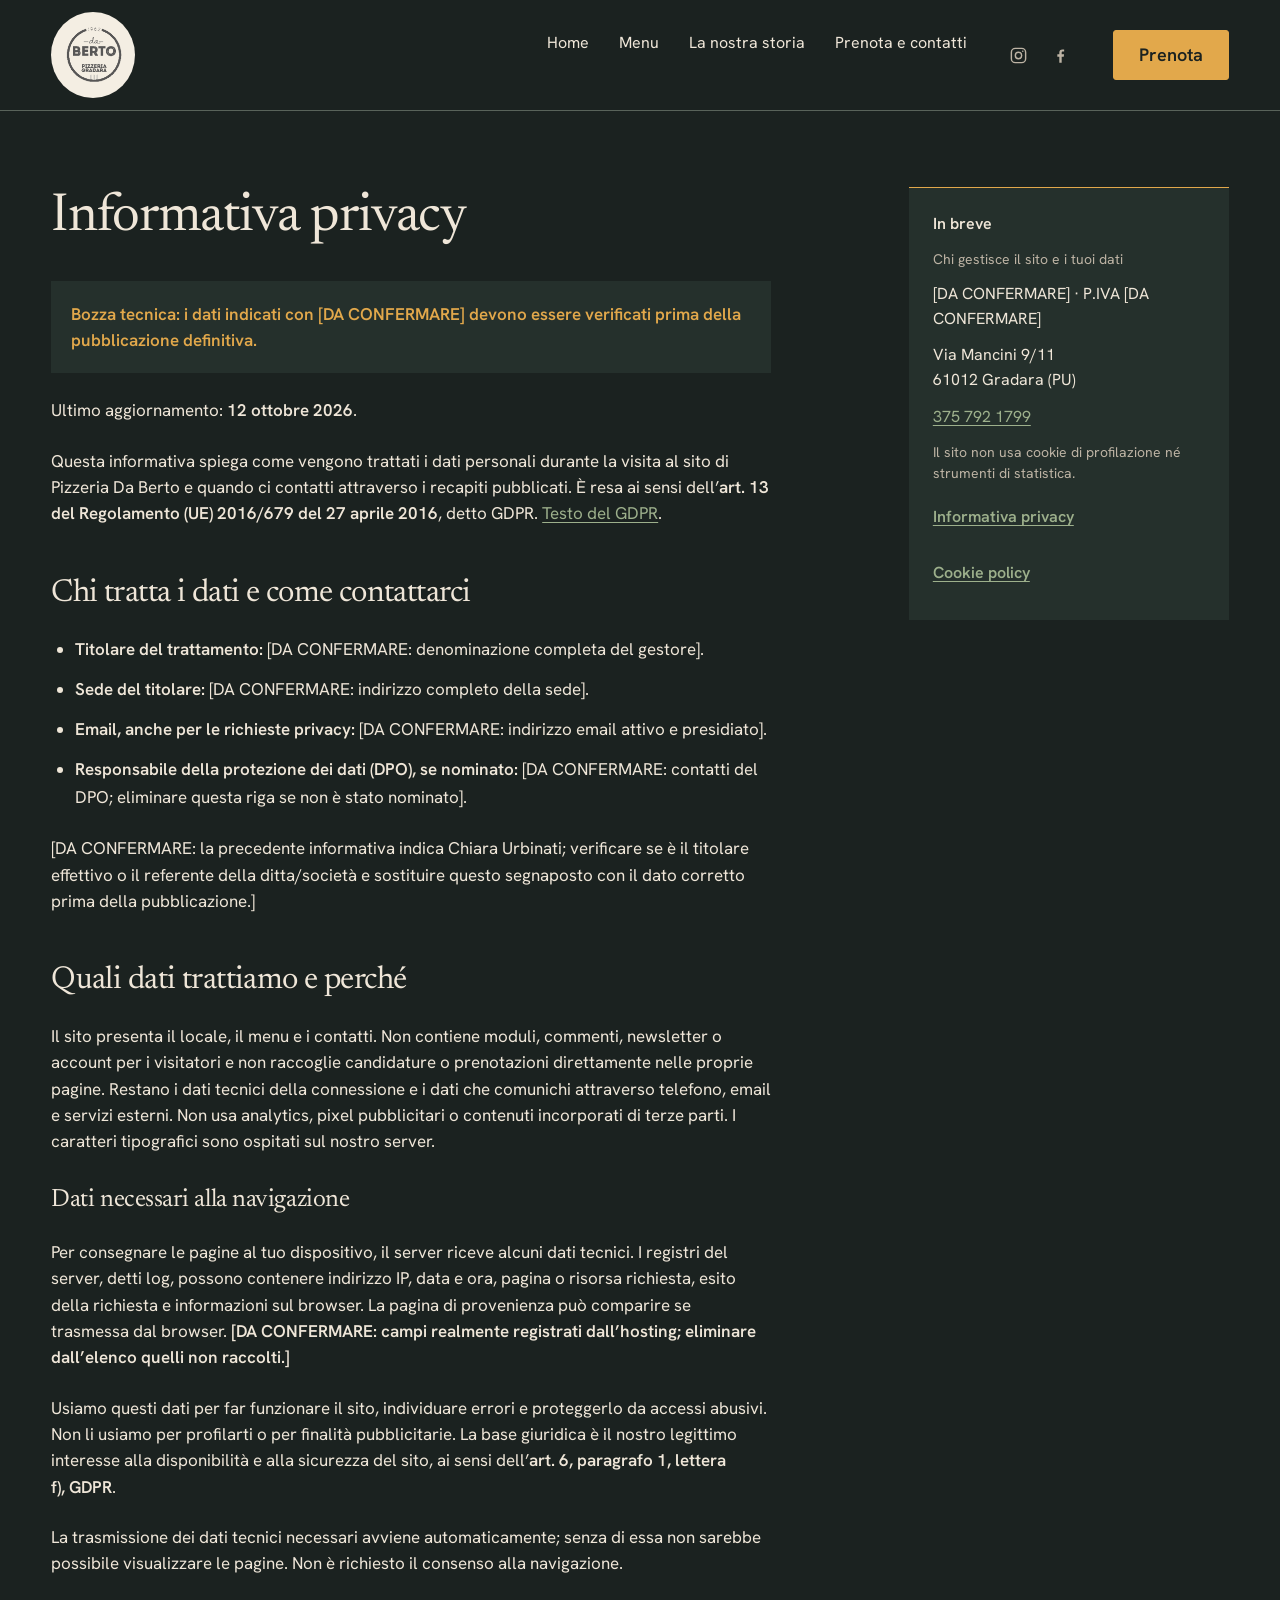
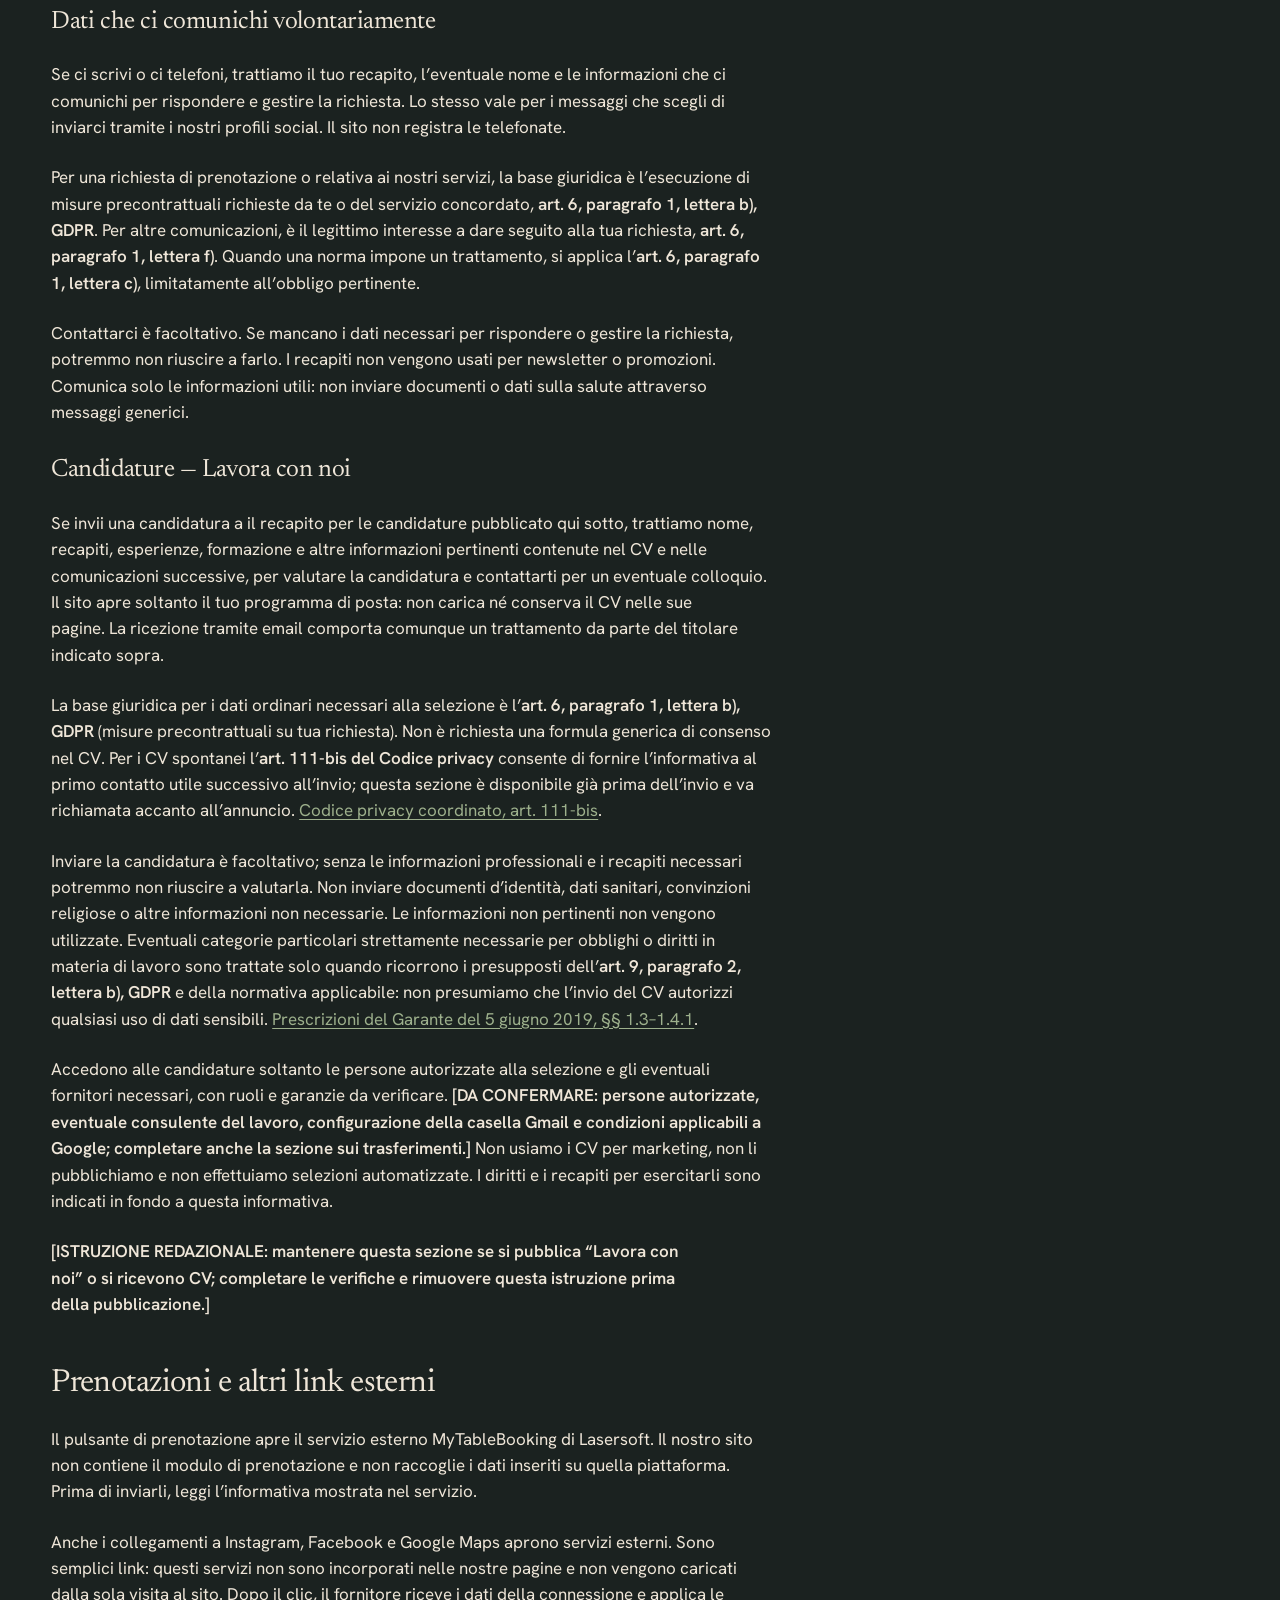
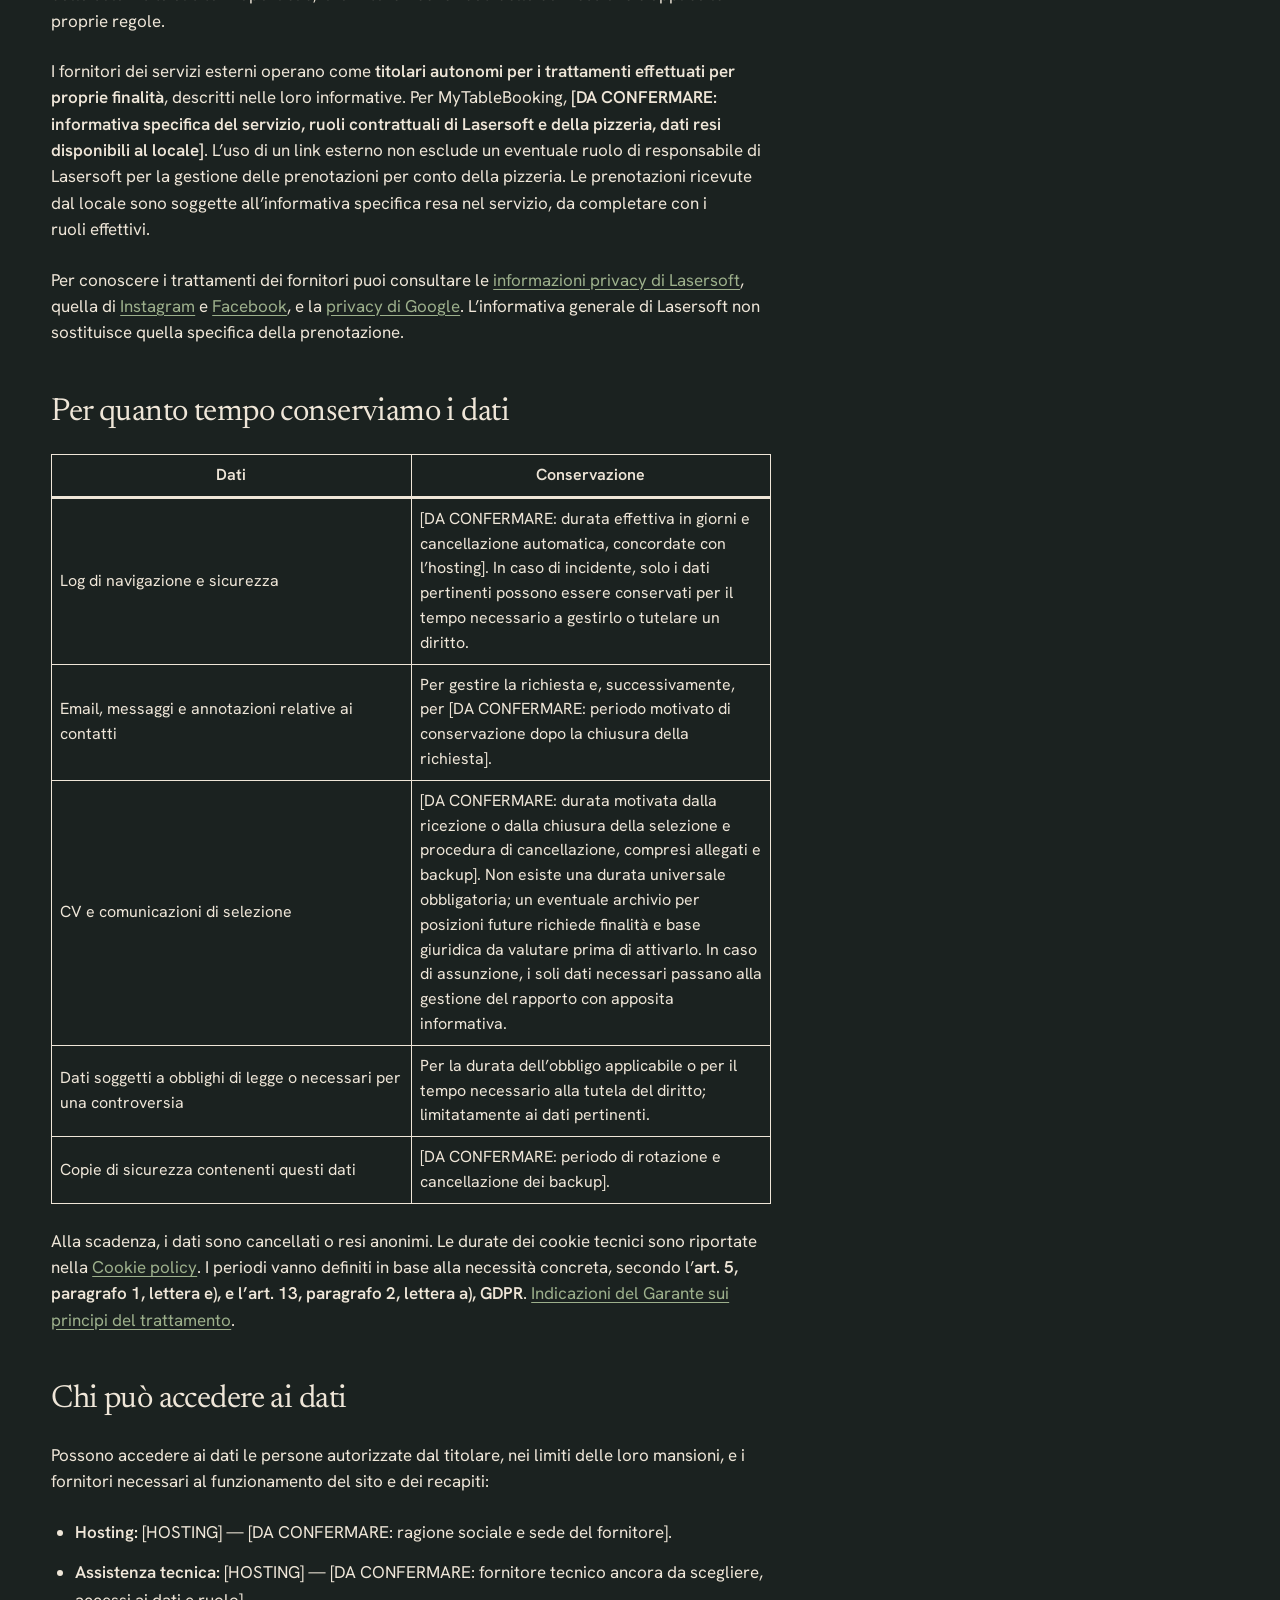
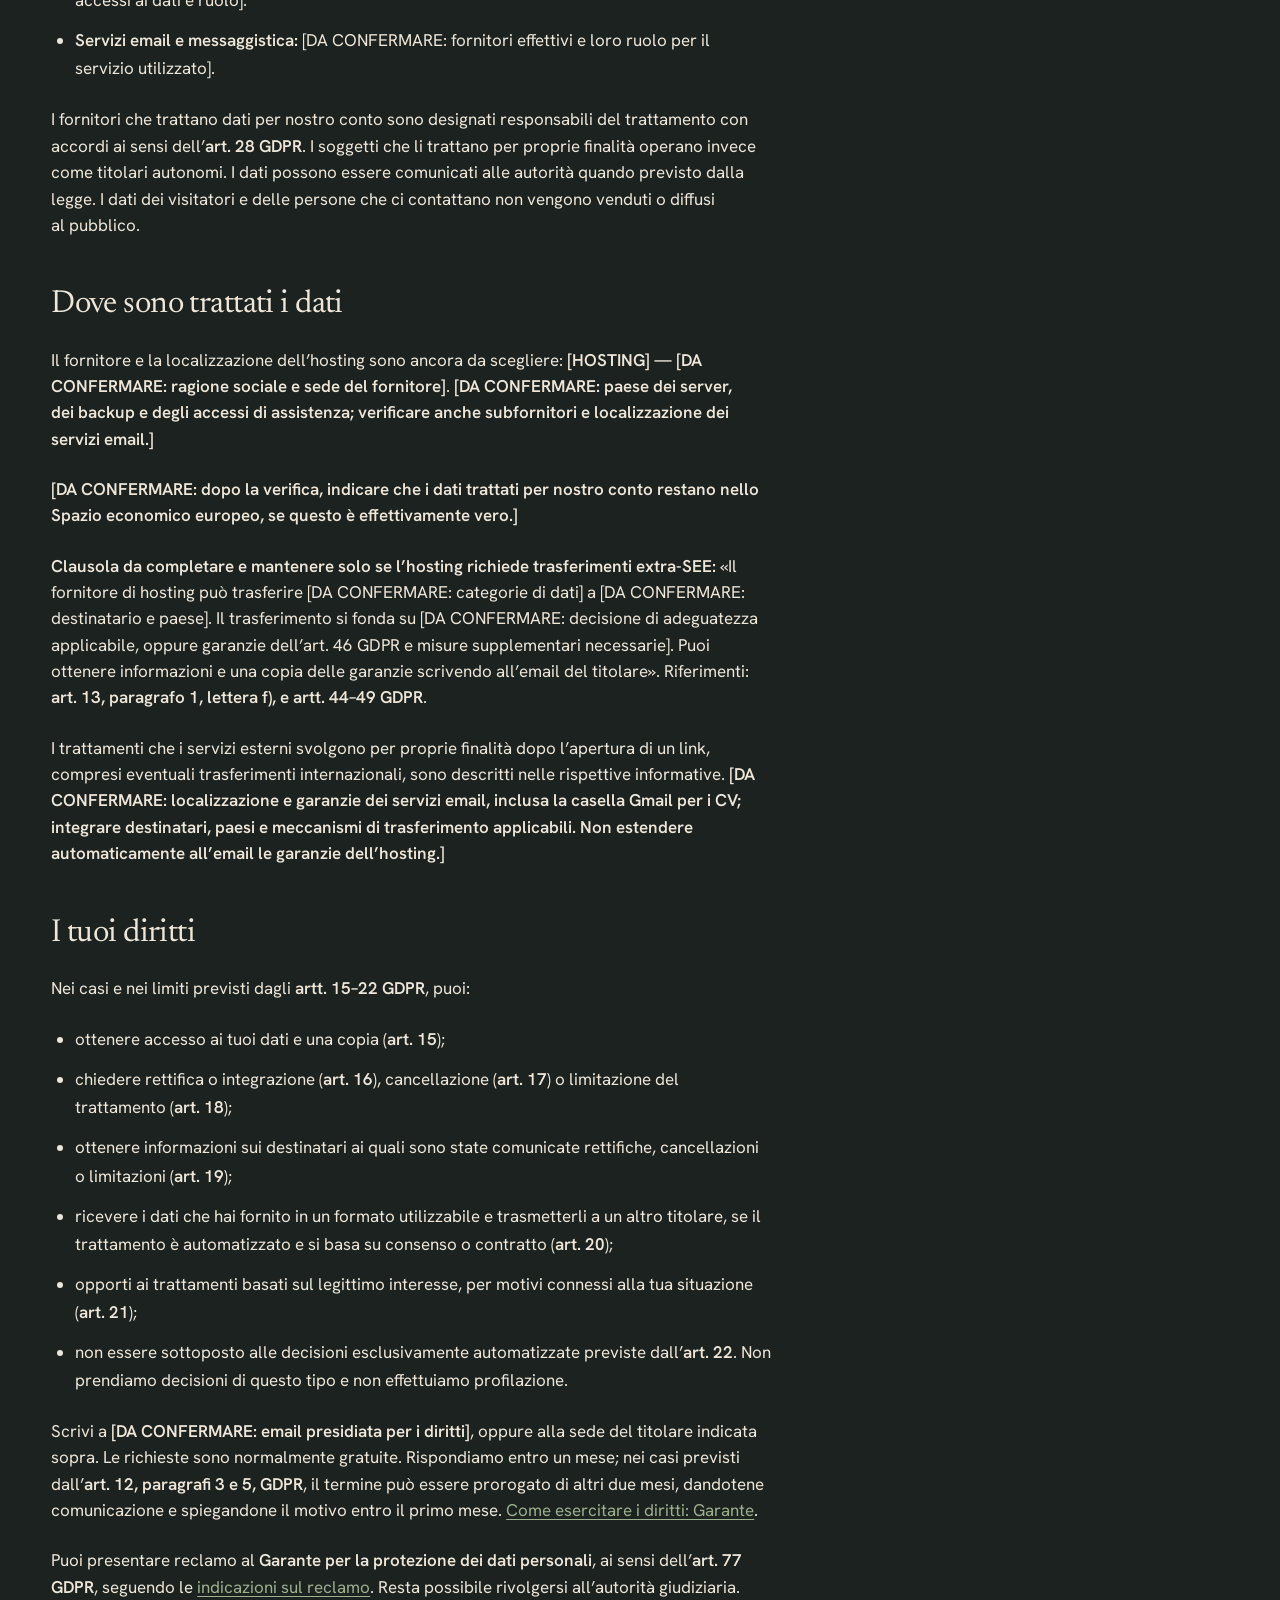
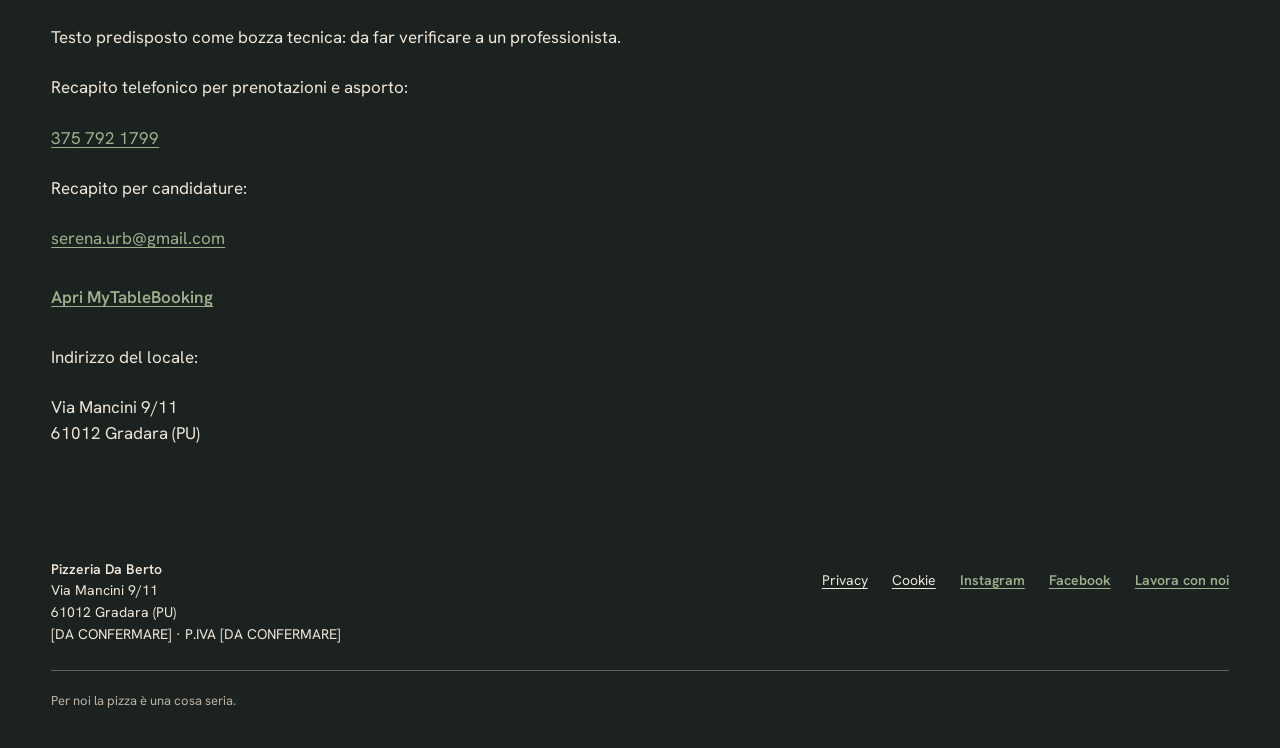
<file: privacy/index.html>
<!DOCTYPE html>
<html lang="it">
<head>
<meta name="robots" content="noindex, nofollow">
	<meta charset="UTF-8" />
	<meta name="viewport" content="width=device-width, initial-scale=1, viewport-fit=cover">
<meta name="theme-color" content="#1B2220">
<script>document.documentElement.classList.add("has-site-js")</script>
<meta name="viewport" content="width=device-width, initial-scale=1" />
<script>document.documentElement.classList.add('js')</script>
<link rel="preload" href="../wp-content/themes/daberto/assets/fonts/newsreader-0.woff2" as="font" type="font/woff2" crossorigin>
<title>Informativa privacy &#8211; Pizzeria Da Berto</title>
<meta name="description" content="Informativa sul trattamento dei dati durante la visita al sito e nei contatti con Pizzeria Da Berto. Bozza tecnica con dati da confermare prima della pubblicazione definitiva.">
<meta property="og:type" content="website">
<meta property="og:locale" content="it_IT">
<meta property="og:site_name" content="Pizzeria Da Berto">
<meta property="og:title" content="Informativa privacy &#8211; Pizzeria Da Berto">
<meta property="og:description" content="Informativa sul trattamento dei dati durante la visita al sito e nei contatti con Pizzeria Da Berto. Bozza tecnica con dati da confermare prima della pubblicazione definitiva.">
<meta property="og:url" content="../privacy/">
<meta property="og:image" content="../wp-content/uploads/2026/10/logo.png">
<style id="wp-block-site-logo-inline-css">
.wp-block-site-logo{box-sizing:border-box;line-height:0}.wp-block-site-logo a{display:inline-block;line-height:0}.wp-block-site-logo.is-default-size img{height:auto;width:120px}.wp-block-site-logo img{height:auto;max-width:100%}.wp-block-site-logo a,.wp-block-site-logo img{border-radius:inherit}.wp-block-site-logo.aligncenter{margin-left:auto;margin-right:auto;text-align:center}:root :where(.wp-block-site-logo.is-style-rounded){border-radius:9999px}
/*# sourceURL=../wp-includes/blocks/site-logo/style.min.css */
</style>
<style id="wp-block-navigation-link-inline-css">
.wp-block-navigation .wp-block-navigation-item__label{overflow-wrap:break-word}.wp-block-navigation .wp-block-navigation-item__description{display:none}.link-ui-tools{outline:1px solid #f0f0f0;padding:8px}.link-ui-block-inserter{padding-top:8px}.link-ui-block-inserter__back{margin-left:8px;text-transform:uppercase}
/*# sourceURL=../wp-includes/blocks/navigation-link/style.min.css */
</style>
<style id="wp-block-navigation-inline-css">
.wp-block-navigation{position:relative}.wp-block-navigation ul{margin-bottom:0;margin-left:0;margin-top:0;padding-left:0}.wp-block-navigation ul,.wp-block-navigation ul li{list-style:none}.wp-block-navigation .wp-block-navigation-item{align-items:center;background-color:inherit;display:flex;position:relative}.wp-block-navigation .wp-block-navigation-item .wp-block-navigation__submenu-container:empty{display:none}.wp-block-navigation .wp-block-navigation-item__content{display:block;z-index:1}.wp-block-navigation .wp-block-navigation-item__content.wp-block-navigation-item__content{color:inherit}.wp-block-navigation.has-text-decoration-underline .wp-block-navigation-item__content,.wp-block-navigation.has-text-decoration-underline .wp-block-navigation-item__content:active,.wp-block-navigation.has-text-decoration-underline .wp-block-navigation-item__content:focus{text-decoration:underline}.wp-block-navigation.has-text-decoration-line-through .wp-block-navigation-item__content,.wp-block-navigation.has-text-decoration-line-through .wp-block-navigation-item__content:active,.wp-block-navigation.has-text-decoration-line-through .wp-block-navigation-item__content:focus{text-decoration:line-through}.wp-block-navigation :where(a),.wp-block-navigation :where(a:active),.wp-block-navigation :where(a:focus){text-decoration:none}.wp-block-navigation .wp-block-navigation__submenu-icon{align-self:center;background-color:inherit;border:none;color:currentColor;display:inline-block;font-size:inherit;height:.6em;line-height:0;margin-left:.25em;padding:0;width:.6em}.wp-block-navigation .wp-block-navigation__submenu-icon svg{stroke:currentColor;display:inline-block;height:inherit;margin-top:.075em;width:inherit}.wp-block-navigation{--navigation-layout-justification-setting:flex-start;--navigation-layout-direction:row;--navigation-layout-wrap:wrap;--navigation-layout-justify:flex-start;--navigation-layout-align:center}.wp-block-navigation.is-vertical{--navigation-layout-direction:column;--navigation-layout-justify:initial;--navigation-layout-align:flex-start}.wp-block-navigation.no-wrap{--navigation-layout-wrap:nowrap}.wp-block-navigation.items-justified-center{--navigation-layout-justification-setting:center;--navigation-layout-justify:center}.wp-block-navigation.items-justified-center.is-vertical{--navigation-layout-align:center}.wp-block-navigation.items-justified-right{--navigation-layout-justification-setting:flex-end;--navigation-layout-justify:flex-end}.wp-block-navigation.items-justified-right.is-vertical{--navigation-layout-align:flex-end}.wp-block-navigation.items-justified-space-between{--navigation-layout-justification-setting:space-between;--navigation-layout-justify:space-between}:where(.wp-block-navigation) ul li{padding:0}.wp-block-navigation .has-child .wp-block-navigation__submenu-container{align-items:normal;background-color:inherit;color:inherit;display:flex;flex-direction:column;opacity:0;position:absolute;z-index:2}@media not (prefers-reduced-motion){.wp-block-navigation .has-child .wp-block-navigation__submenu-container{transition:opacity .1s linear}}.wp-block-navigation .has-child .wp-block-navigation__submenu-container{height:0;overflow:hidden;visibility:hidden;width:0}.wp-block-navigation .has-child .wp-block-navigation__submenu-container>.wp-block-navigation-item>.wp-block-navigation-item__content{display:flex;flex-grow:1;padding:.5em 1em}.wp-block-navigation .has-child .wp-block-navigation__submenu-container>.wp-block-navigation-item>.wp-block-navigation-item__content .wp-block-navigation__submenu-icon{margin-left:auto;margin-right:0}.wp-block-navigation .has-child .wp-block-navigation__submenu-container .wp-block-navigation-item__content{margin:0}.wp-block-navigation .has-child .wp-block-navigation__submenu-container{left:-1px;top:100%}@media (min-width:782px){.wp-block-navigation .has-child .wp-block-navigation__submenu-container .wp-block-navigation__submenu-container{left:100%;top:-1px}.wp-block-navigation .has-child .wp-block-navigation__submenu-container .wp-block-navigation__submenu-container:before{background:transparent;content:"";display:block;height:100%;position:absolute;right:100%;width:.5em}.wp-block-navigation .has-child .wp-block-navigation__submenu-container .wp-block-navigation__submenu-icon{margin-right:.25em}.wp-block-navigation .has-child .wp-block-navigation__submenu-container .wp-block-navigation__submenu-icon svg{transform:rotate(-90deg)}}@media (hover:hover){.wp-block-navigation .has-child:not(.open-on-click):hover>.wp-block-navigation__submenu-container{height:auto;min-width:200px;opacity:1;overflow:visible;visibility:visible;width:auto}}.wp-block-navigation .has-child .wp-block-navigation-submenu__toggle[aria-expanded=true]~.wp-block-navigation__submenu-container,.wp-block-navigation .has-child:not(.open-on-click):not(.open-on-hover-click):focus-within>.wp-block-navigation__submenu-container{height:auto;min-width:200px;opacity:1;overflow:visible;visibility:visible;width:auto}.wp-block-navigation .has-child.open-always{align-items:var(--navigation-layout-align,initial);flex-direction:var(--navigation-layout-direction,initial);flex-wrap:var(--navigation-layout-wrap,wrap);gap:var(--wp--style--block-gap,2em)}.wp-block-navigation .has-child.open-always,.wp-block-navigation .has-child.open-always .wp-block-navigation-item{justify-content:var(--navigation-layout-justify,initial)}.wp-block-navigation .has-child.open-always .wp-block-navigation__submenu-container,.wp-block-navigation .has-child.open-always.wp-block-navigation-submenu{gap:var(--wp--style--block-gap,2em)}.wp-block-navigation .has-child.open-always .wp-block-navigation-item,.wp-block-navigation .has-child.open-always .wp-block-navigation__submenu-container,.wp-block-navigation .has-child.open-always.wp-block-navigation-submenu{padding-bottom:0;padding-top:0}.wp-block-navigation .has-child.open-always .wp-block-navigation__submenu-container{padding-left:var(--wp--style--block-gap,2em);padding-right:var(--wp--style--block-gap,2em)}.wp-block-navigation .has-child.open-always .wp-block-navigation__submenu-container .wp-block-navigation-item__content{padding:0}.wp-block-navigation .has-child.open-always .wp-block-navigation__submenu-container>.wp-block-navigation-item>.wp-block-navigation-item__content,.wp-block-navigation .has-child.open-always>.wp-block-navigation-item__content{flex-grow:0}.wp-block-navigation .has-child.open-always>.wp-block-navigation__submenu-container{background-color:transparent;border:none;color:inherit;flex-basis:100%;height:auto;opacity:1;overflow:visible;position:static;visibility:visible;width:auto}.wp-block-navigation.has-background .has-child .wp-block-navigation__submenu-container{left:0;top:100%}@media (min-width:782px){.wp-block-navigation.has-background .has-child .wp-block-navigation__submenu-container .wp-block-navigation__submenu-container{left:100%;top:0}}.wp-block-navigation-submenu{display:flex;position:relative}.wp-block-navigation-submenu .wp-block-navigation__submenu-icon svg{stroke:currentColor}button.wp-block-navigation-item__content{background-color:transparent;border:none;color:currentColor;font-family:inherit;font-size:inherit;font-style:inherit;font-weight:inherit;letter-spacing:inherit;line-height:inherit;text-align:left;text-transform:inherit}.wp-block-navigation-submenu__toggle{cursor:pointer}.wp-block-navigation-submenu__toggle[aria-expanded=true]+.wp-block-navigation__submenu-icon>svg,.wp-block-navigation-submenu__toggle[aria-expanded=true]>svg{transform:rotate(180deg)}.wp-block-navigation-item.open-on-click .wp-block-navigation-submenu__toggle{padding-left:0;padding-right:.85em}.wp-block-navigation-item.open-on-click .wp-block-navigation-submenu__toggle+.wp-block-navigation__submenu-icon{margin-left:-.6em;pointer-events:none}.wp-block-navigation-item.open-on-click button.wp-block-navigation-item__content:not(.wp-block-navigation-submenu__toggle){padding:0}.wp-block-navigation .wp-block-page-list,.wp-block-navigation__container,.wp-block-navigation__responsive-close,.wp-block-navigation__responsive-container,.wp-block-navigation__responsive-container-content,.wp-block-navigation__responsive-dialog{gap:inherit}:where(.wp-block-navigation.has-background .wp-block-navigation-item a:not(.wp-element-button)),:where(.wp-block-navigation.has-background .wp-block-navigation-submenu a:not(.wp-element-button)){padding:.5em 1em}:where(.wp-block-navigation .wp-block-navigation__submenu-container .wp-block-navigation-item a:not(.wp-element-button)),:where(.wp-block-navigation .wp-block-navigation__submenu-container .wp-block-navigation-submenu a:not(.wp-element-button)),:where(.wp-block-navigation .wp-block-navigation__submenu-container .wp-block-navigation-submenu button.wp-block-navigation-item__content),:where(.wp-block-navigation .wp-block-navigation__submenu-container .wp-block-pages-list__item button.wp-block-navigation-item__content){padding:.5em 1em}.wp-block-navigation.items-justified-right .wp-block-navigation__container .has-child .wp-block-navigation__submenu-container,.wp-block-navigation.items-justified-right .wp-block-page-list>.has-child .wp-block-navigation__submenu-container,.wp-block-navigation.items-justified-space-between .wp-block-page-list>.has-child:last-child .wp-block-navigation__submenu-container,.wp-block-navigation.items-justified-space-between>.wp-block-navigation__container>.has-child:last-child .wp-block-navigation__submenu-container{left:auto;right:0}.wp-block-navigation.items-justified-right .wp-block-navigation__container .has-child .wp-block-navigation__submenu-container .wp-block-navigation__submenu-container,.wp-block-navigation.items-justified-right .wp-block-page-list>.has-child .wp-block-navigation__submenu-container .wp-block-navigation__submenu-container,.wp-block-navigation.items-justified-space-between .wp-block-page-list>.has-child:last-child .wp-block-navigation__submenu-container .wp-block-navigation__submenu-container,.wp-block-navigation.items-justified-space-between>.wp-block-navigation__container>.has-child:last-child .wp-block-navigation__submenu-container .wp-block-navigation__submenu-container{left:-1px;right:-1px}@media (min-width:782px){.wp-block-navigation.items-justified-right .wp-block-navigation__container .has-child .wp-block-navigation__submenu-container .wp-block-navigation__submenu-container,.wp-block-navigation.items-justified-right .wp-block-page-list>.has-child .wp-block-navigation__submenu-container .wp-block-navigation__submenu-container,.wp-block-navigation.items-justified-space-between .wp-block-page-list>.has-child:last-child .wp-block-navigation__submenu-container .wp-block-navigation__submenu-container,.wp-block-navigation.items-justified-space-between>.wp-block-navigation__container>.has-child:last-child .wp-block-navigation__submenu-container .wp-block-navigation__submenu-container{left:auto;right:100%}}.wp-block-navigation:not(.has-background) .wp-block-navigation__submenu-container{background-color:#fff;border:1px solid rgba(0,0,0,.15)}.wp-block-navigation.has-background .wp-block-navigation__submenu-container{background-color:inherit}.wp-block-navigation:not(.has-text-color) .wp-block-navigation__submenu-container{color:#000}.wp-block-navigation__container{align-items:var(--navigation-layout-align,initial);display:flex;flex-direction:var(--navigation-layout-direction,initial);flex-wrap:var(--navigation-layout-wrap,wrap);justify-content:var(--navigation-layout-justify,initial);list-style:none;margin:0;padding-left:0}.wp-block-navigation__container .is-responsive{display:none}.wp-block-navigation__container:only-child,.wp-block-page-list:only-child{flex-grow:1}@keyframes overlay-menu__fade-in-animation{0%{opacity:0;transform:translateY(.5em)}to{opacity:1;transform:translateY(0)}}.wp-block-navigation__responsive-container{bottom:0;display:none;left:0;position:fixed;right:0;top:0}.wp-block-navigation__responsive-container :where(.wp-block-navigation-item a){color:inherit}.wp-block-navigation__responsive-container .wp-block-navigation__responsive-container-content{align-items:var(--navigation-layout-align,initial);display:flex;flex-direction:var(--navigation-layout-direction,initial);flex-wrap:var(--navigation-layout-wrap,wrap);justify-content:var(--navigation-layout-justify,initial)}.wp-block-navigation__responsive-container:not(.is-menu-open.is-menu-open){background-color:inherit!important;color:inherit!important}.wp-block-navigation__responsive-container.is-menu-open{background-color:inherit;display:flex;flex-direction:column}@media not (prefers-reduced-motion){.wp-block-navigation__responsive-container.is-menu-open{animation:overlay-menu__fade-in-animation .1s ease-out;animation-fill-mode:forwards}}.wp-block-navigation__responsive-container.is-menu-open:not(.disable-default-overlay){padding:clamp(1rem,var(--wp--style--root--padding-top),20rem) clamp(1rem,var(--wp--style--root--padding-right),20rem) clamp(1rem,var(--wp--style--root--padding-bottom),20rem) clamp(1rem,var(--wp--style--root--padding-left),20rem)}.wp-block-navigation__responsive-container.is-menu-open{overflow:auto;z-index:100000}.wp-block-navigation__responsive-container.is-menu-open:not(.disable-default-overlay) .wp-block-navigation__responsive-container-content{padding-top:calc(2rem + 24px)}.wp-block-navigation__responsive-container.is-menu-open:where(:not(.disable-default-overlay)) .wp-block-navigation__responsive-container-content{align-items:var(--navigation-layout-justification-setting,inherit);display:flex;flex-direction:column;flex-wrap:nowrap;overflow:visible}.wp-block-navigation__responsive-container.is-menu-open:where(:not(.disable-default-overlay)) .wp-block-navigation__responsive-container-content,.wp-block-navigation__responsive-container.is-menu-open:where(:not(.disable-default-overlay)) .wp-block-navigation__responsive-container-content .wp-block-navigation__container,.wp-block-navigation__responsive-container.is-menu-open:where(:not(.disable-default-overlay)) .wp-block-navigation__responsive-container-content .wp-block-page-list{justify-content:flex-start}.wp-block-navigation__responsive-container.is-menu-open:where(:not(.disable-default-overlay)) .wp-block-navigation__responsive-container-content .wp-block-navigation__submenu-icon{display:none}.wp-block-navigation__responsive-container.is-menu-open:where(:not(.disable-default-overlay)) .wp-block-navigation__responsive-container-content .has-child .wp-block-navigation__submenu-container{border:none;height:auto;min-width:200px;opacity:1;overflow:initial;padding-left:2rem;padding-right:2rem;position:static;visibility:visible;width:auto}.wp-block-navigation__responsive-container.is-menu-open:where(:not(.disable-default-overlay)) .wp-block-navigation__responsive-container-content .wp-block-navigation__container,.wp-block-navigation__responsive-container.is-menu-open:where(:not(.disable-default-overlay)) .wp-block-navigation__responsive-container-content .wp-block-navigation__submenu-container{gap:inherit}.wp-block-navigation__responsive-container.is-menu-open:where(:not(.disable-default-overlay)) .wp-block-navigation__responsive-container-content .wp-block-navigation__submenu-container{padding-top:var(--wp--style--block-gap,2em)}.wp-block-navigation__responsive-container.is-menu-open:where(:not(.disable-default-overlay)) .wp-block-navigation__responsive-container-content .wp-block-navigation-item__content{padding:0}.wp-block-navigation__responsive-container.is-menu-open:where(:not(.disable-default-overlay)) .wp-block-navigation__responsive-container-content .wp-block-navigation-item,.wp-block-navigation__responsive-container.is-menu-open:where(:not(.disable-default-overlay)) .wp-block-navigation__responsive-container-content .wp-block-navigation__container,.wp-block-navigation__responsive-container.is-menu-open:where(:not(.disable-default-overlay)) .wp-block-navigation__responsive-container-content .wp-block-page-list{align-items:var(--navigation-layout-justification-setting,initial);display:flex;flex-direction:column}.wp-block-navigation__responsive-container.is-menu-open:where(:not(.disable-default-overlay)) .wp-block-navigation-item,.wp-block-navigation__responsive-container.is-menu-open:where(:not(.disable-default-overlay)) .wp-block-navigation-item .wp-block-navigation__submenu-container,.wp-block-navigation__responsive-container.is-menu-open:where(:not(.disable-default-overlay)) .wp-block-navigation__container,.wp-block-navigation__responsive-container.is-menu-open:where(:not(.disable-default-overlay)) .wp-block-page-list{background:transparent!important;color:inherit!important}.wp-block-navigation__responsive-container.is-menu-open:where(:not(.disable-default-overlay)) .wp-block-navigation__submenu-container.wp-block-navigation__submenu-container.wp-block-navigation__submenu-container.wp-block-navigation__submenu-container{left:auto;right:auto}.wp-block-navigation__responsive-container.disable-default-overlay .wp-block-navigation__overlay-container{display:none;width:100%}.wp-block-navigation__responsive-container.disable-default-overlay .wp-block-navigation__responsive-close{max-width:none}.wp-block-navigation__responsive-container.disable-default-overlay.is-menu-open .wp-block-navigation__responsive-container-content>:not(.wp-block-navigation__overlay-container){display:none}.wp-block-navigation__responsive-container.disable-default-overlay.is-menu-open .wp-block-navigation__responsive-container-content .wp-block-navigation__overlay-container{display:block}.wp-block-navigation__responsive-container.disable-default-overlay.is-menu-open .wp-block-navigation__responsive-container-content .wp-block-navigation__overlay-container .wp-block-navigation__submenu-container{left:0;right:auto}@media (min-width:600px){.wp-block-navigation__responsive-container:not(.hidden-by-default):not(.is-menu-open){background-color:inherit;display:block;position:relative;width:100%;z-index:auto}.wp-block-navigation__responsive-container:not(.hidden-by-default):not(.is-menu-open) .wp-block-navigation__responsive-container-close{display:none}.wp-block-navigation__responsive-container.is-menu-open .wp-block-navigation__submenu-container.wp-block-navigation__submenu-container.wp-block-navigation__submenu-container.wp-block-navigation__submenu-container{left:0}}.wp-block-navigation:not(.has-background) .wp-block-navigation__responsive-container.is-menu-open:not(.disable-default-overlay){background-color:#fff}.wp-block-navigation:not(.has-text-color) .wp-block-navigation__responsive-container.is-menu-open:not(.disable-default-overlay){color:#000}.wp-block-navigation__toggle_button_label{font-size:1rem;font-weight:700}.wp-block-navigation__responsive-container-close,.wp-block-navigation__responsive-container-open{background:transparent;border:none;color:currentColor;cursor:pointer;margin:0;padding:0;text-transform:inherit;vertical-align:middle}.wp-block-navigation__responsive-container-close svg,.wp-block-navigation__responsive-container-open svg{fill:currentColor;display:block;height:24px;pointer-events:none;width:24px}.wp-block-navigation__responsive-container-open{display:flex}.wp-block-navigation__responsive-container-open.wp-block-navigation__responsive-container-open.wp-block-navigation__responsive-container-open{font-family:inherit;font-size:inherit;font-weight:inherit}@media (min-width:600px){.wp-block-navigation__responsive-container-open:not(.always-shown){display:none}}.wp-block-navigation__responsive-container-close{position:absolute;right:0;top:0;z-index:2}.wp-block-navigation__responsive-container-close.wp-block-navigation__responsive-container-close.wp-block-navigation__responsive-container-close{font-family:inherit;font-size:inherit;font-weight:inherit}.disable-default-overlay .wp-block-navigation__responsive-container-close{right:clamp(1rem,var(--wp--style--root--padding-left),20rem);top:clamp(1rem,var(--wp--style--root--padding-left),20rem)}.wp-block-navigation__responsive-close{width:100%}.has-modal-open .wp-block-navigation__responsive-close{margin-left:auto;margin-right:auto;max-width:var(--wp--style--global--wide-size,100%)}.wp-block-navigation__responsive-close:focus{outline:none}.is-menu-open .wp-block-navigation__responsive-close,.is-menu-open .wp-block-navigation__responsive-container-content,.is-menu-open .wp-block-navigation__responsive-dialog{box-sizing:border-box}.wp-block-navigation__responsive-dialog{position:relative}.has-modal-open .admin-bar .is-menu-open:where(:not(.disable-default-overlay)) .wp-block-navigation__responsive-dialog{margin-top:46px}@media (min-width:782px){.has-modal-open .admin-bar .is-menu-open:where(:not(.disable-default-overlay)) .wp-block-navigation__responsive-dialog{margin-top:32px}}html.has-modal-open{overflow:hidden}
/*# sourceURL=../wp-includes/blocks/navigation/style.min.css */
</style>
<style id="wp-block-button-inline-css">
.wp-block-button__link{align-content:center;box-sizing:border-box;cursor:pointer;display:inline-block;height:100%;text-align:center;word-break:break-word}.wp-block-button__link.aligncenter{text-align:center}.wp-block-button__link.alignright{text-align:right}:where(.wp-block-button__link){border-radius:9999px;box-shadow:none;padding:calc(.667em + 2px) calc(1.333em + 2px);text-decoration:none}.wp-block-button[style*=text-decoration] .wp-block-button__link{text-decoration:inherit}.wp-block-buttons>.wp-block-button.has-custom-width{max-width:none}.wp-block-buttons>.wp-block-button.has-custom-width .wp-block-button__link{width:100%}.wp-block-buttons>.wp-block-button.has-custom-font-size .wp-block-button__link{font-size:inherit}.wp-block-buttons>.wp-block-button[class*=wp-block-button__width]{width:calc(var(--wp--block-button--width)*1% - var(--wp--style--block-gap, .5em)*(1 - var(--wp--block-button--width)/100))}.wp-block-buttons>.wp-block-button.wp-block-button__width-25{width:calc(25% - var(--wp--style--block-gap, .5em)*.75)}.wp-block-buttons>.wp-block-button.wp-block-button__width-50{width:calc(50% - var(--wp--style--block-gap, .5em)*.5)}.wp-block-buttons>.wp-block-button.wp-block-button__width-75{width:calc(75% - var(--wp--style--block-gap, .5em)*.25)}.wp-block-buttons>.wp-block-button.wp-block-button__width-100{flex-basis:100%;width:100%}.wp-block-buttons.is-vertical>.wp-block-button[class*=wp-block-button__width]{width:calc(var(--wp--block-button--width)*1%)}.wp-block-buttons.is-vertical>.wp-block-button.wp-block-button__width-25{width:25%}.wp-block-buttons.is-vertical>.wp-block-button.wp-block-button__width-50{width:50%}.wp-block-buttons.is-vertical>.wp-block-button.wp-block-button__width-75{width:75%}.wp-block-button.is-style-squared,.wp-block-button__link.wp-block-button.is-style-squared{border-radius:0}.wp-block-button.no-border-radius,.wp-block-button__link.no-border-radius{border-radius:0!important}:root :where(.wp-block-button .wp-block-button__link.is-style-outline),:root :where(.wp-block-button.is-style-outline>.wp-block-button__link){border:2px solid;padding:.667em 1.333em}:root :where(.wp-block-button .wp-block-button__link.is-style-outline:not(.has-text-color)),:root :where(.wp-block-button.is-style-outline>.wp-block-button__link:not(.has-text-color)){color:currentColor}:root :where(.wp-block-button .wp-block-button__link.is-style-outline:not(.has-background)),:root :where(.wp-block-button.is-style-outline>.wp-block-button__link:not(.has-background)){background-color:transparent;background-image:none}
/*# sourceURL=../wp-includes/blocks/button/style.min.css */
</style>
<style id="wp-block-buttons-inline-css">
.wp-block-buttons{box-sizing:border-box}.wp-block-buttons.is-vertical{flex-direction:column}.wp-block-buttons.is-vertical>.wp-block-button:last-child{margin-bottom:0}.wp-block-buttons>.wp-block-button{display:inline-block;margin:0}.wp-block-buttons.is-content-justification-left{justify-content:flex-start}.wp-block-buttons.is-content-justification-left.is-vertical{align-items:flex-start}.wp-block-buttons.is-content-justification-center{justify-content:center}.wp-block-buttons.is-content-justification-center.is-vertical{align-items:center}.wp-block-buttons.is-content-justification-right{justify-content:flex-end}.wp-block-buttons.is-content-justification-right.is-vertical{align-items:flex-end}.wp-block-buttons.is-content-justification-space-between{justify-content:space-between}.wp-block-buttons.aligncenter{text-align:center}.wp-block-buttons:not(.is-content-justification-space-between,.is-content-justification-right,.is-content-justification-left,.is-content-justification-center) .wp-block-button.aligncenter{margin-left:auto;margin-right:auto;width:100%}.wp-block-buttons[style*=text-decoration] .wp-block-button,.wp-block-buttons[style*=text-decoration] .wp-block-button__link{text-decoration:inherit}.wp-block-buttons.has-custom-font-size .wp-block-button__link{font-size:inherit}.wp-block-buttons .wp-block-button__link{width:100%}.wp-block-button.aligncenter{text-align:center}
/*# sourceURL=../wp-includes/blocks/buttons/style.min.css */
</style>
<style id="wp-block-group-inline-css">
.wp-block-group{box-sizing:border-box}:where(.wp-block-group.wp-block-group-is-layout-constrained){position:relative}
/*# sourceURL=../wp-includes/blocks/group/style.min.css */
</style>
<style id="wp-block-post-title-inline-css">
.wp-block-post-title{box-sizing:border-box;word-break:break-word}.wp-block-post-title :where(a){display:inline-block;font-family:inherit;font-size:inherit;font-style:inherit;font-weight:inherit;letter-spacing:inherit;line-height:inherit;text-decoration:inherit}
/*# sourceURL=../wp-includes/blocks/post-title/style.min.css */
</style>
<style id="wp-block-paragraph-inline-css">
.is-small-text{font-size:.875em}.is-regular-text{font-size:1em}.is-large-text{font-size:2.25em}.is-larger-text{font-size:3em}.has-drop-cap:not(:focus):first-letter{float:left;font-size:8.4em;font-style:normal;font-weight:100;line-height:.68;margin:.05em .1em 0 0;text-transform:uppercase}body.rtl .has-drop-cap:not(:focus):first-letter{float:none;margin-left:.1em}p.has-drop-cap.has-background{overflow:hidden}:root :where(p.has-background){padding:1.25em 2.375em}:where(p.has-text-color:not(.has-link-color)) a{color:inherit}p.has-text-align-left[style*="writing-mode:vertical-lr"],p.has-text-align-right[style*="writing-mode:vertical-rl"]{rotate:180deg}
/*# sourceURL=../wp-includes/blocks/paragraph/style.min.css */
</style>
<style id="wp-block-heading-inline-css">
h1:where(.wp-block-heading).has-background,h2:where(.wp-block-heading).has-background,h3:where(.wp-block-heading).has-background,h4:where(.wp-block-heading).has-background,h5:where(.wp-block-heading).has-background,h6:where(.wp-block-heading).has-background{padding:1.25em 2.375em}h1.has-text-align-left[style*=writing-mode]:where([style*=vertical-lr]),h1.has-text-align-right[style*=writing-mode]:where([style*=vertical-rl]),h2.has-text-align-left[style*=writing-mode]:where([style*=vertical-lr]),h2.has-text-align-right[style*=writing-mode]:where([style*=vertical-rl]),h3.has-text-align-left[style*=writing-mode]:where([style*=vertical-lr]),h3.has-text-align-right[style*=writing-mode]:where([style*=vertical-rl]),h4.has-text-align-left[style*=writing-mode]:where([style*=vertical-lr]),h4.has-text-align-right[style*=writing-mode]:where([style*=vertical-rl]),h5.has-text-align-left[style*=writing-mode]:where([style*=vertical-lr]),h5.has-text-align-right[style*=writing-mode]:where([style*=vertical-rl]),h6.has-text-align-left[style*=writing-mode]:where([style*=vertical-lr]),h6.has-text-align-right[style*=writing-mode]:where([style*=vertical-rl]){rotate:180deg}
/*# sourceURL=../wp-includes/blocks/heading/style.min.css */
</style>
<style id="wp-block-list-inline-css">
ol,ul{box-sizing:border-box}:root :where(.wp-block-list.has-background){padding:1.25em 2.375em}
/*# sourceURL=../wp-includes/blocks/list/style.min.css */
</style>
<style id="wp-block-table-inline-css">
.wp-block-table{overflow-x:auto}.wp-block-table table{border-collapse:collapse;width:100%}.wp-block-table thead{border-bottom:3px solid}.wp-block-table tfoot{border-top:3px solid}.wp-block-table td,.wp-block-table th{border:1px solid;padding:.5em}.wp-block-table .has-fixed-layout{table-layout:fixed;width:100%}.wp-block-table .has-fixed-layout td,.wp-block-table .has-fixed-layout th{word-break:break-word}.wp-block-table.aligncenter,.wp-block-table.alignleft,.wp-block-table.alignright{display:table;width:auto}.wp-block-table.aligncenter td,.wp-block-table.aligncenter th,.wp-block-table.alignleft td,.wp-block-table.alignleft th,.wp-block-table.alignright td,.wp-block-table.alignright th{word-break:break-word}.wp-block-table .has-subtle-light-gray-background-color{background-color:#f3f4f5}.wp-block-table .has-subtle-pale-green-background-color{background-color:#e9fbe5}.wp-block-table .has-subtle-pale-blue-background-color{background-color:#e7f5fe}.wp-block-table .has-subtle-pale-pink-background-color{background-color:#fcf0ef}.wp-block-table.is-style-stripes{background-color:transparent;border-collapse:inherit;border-spacing:0}.wp-block-table.is-style-stripes tbody tr:nth-child(odd){background-color:#f0f0f0}.wp-block-table.is-style-stripes.has-subtle-light-gray-background-color tbody tr:nth-child(odd){background-color:#f3f4f5}.wp-block-table.is-style-stripes.has-subtle-pale-green-background-color tbody tr:nth-child(odd){background-color:#e9fbe5}.wp-block-table.is-style-stripes.has-subtle-pale-blue-background-color tbody tr:nth-child(odd){background-color:#e7f5fe}.wp-block-table.is-style-stripes.has-subtle-pale-pink-background-color tbody tr:nth-child(odd){background-color:#fcf0ef}.wp-block-table.is-style-stripes td,.wp-block-table.is-style-stripes th{border-color:transparent}.wp-block-table.is-style-stripes{border-bottom:1px solid #f0f0f0}.wp-block-table .has-border-color td,.wp-block-table .has-border-color th,.wp-block-table .has-border-color tr,.wp-block-table .has-border-color>*{border-color:inherit}.wp-block-table table[style*=border-top-color] tr:first-child,.wp-block-table table[style*=border-top-color] tr:first-child td,.wp-block-table table[style*=border-top-color] tr:first-child th,.wp-block-table table[style*=border-top-color]>*,.wp-block-table table[style*=border-top-color]>* td,.wp-block-table table[style*=border-top-color]>* th{border-top-color:inherit}.wp-block-table table[style*=border-top-color] tr:not(:first-child){border-top-color:currentColor}.wp-block-table table[style*=border-right-color] td:last-child,.wp-block-table table[style*=border-right-color] th,.wp-block-table table[style*=border-right-color] tr,.wp-block-table table[style*=border-right-color]>*{border-right-color:inherit}.wp-block-table table[style*=border-bottom-color] tr:last-child,.wp-block-table table[style*=border-bottom-color] tr:last-child td,.wp-block-table table[style*=border-bottom-color] tr:last-child th,.wp-block-table table[style*=border-bottom-color]>*,.wp-block-table table[style*=border-bottom-color]>* td,.wp-block-table table[style*=border-bottom-color]>* th{border-bottom-color:inherit}.wp-block-table table[style*=border-bottom-color] tr:not(:last-child){border-bottom-color:currentColor}.wp-block-table table[style*=border-left-color] td:first-child,.wp-block-table table[style*=border-left-color] th,.wp-block-table table[style*=border-left-color] tr,.wp-block-table table[style*=border-left-color]>*{border-left-color:inherit}.wp-block-table table[style*=border-style] td,.wp-block-table table[style*=border-style] th,.wp-block-table table[style*=border-style] tr,.wp-block-table table[style*=border-style]>*{border-style:inherit}.wp-block-table table[style*=border-width] td,.wp-block-table table[style*=border-width] th,.wp-block-table table[style*=border-width] tr,.wp-block-table table[style*=border-width]>*{border-style:inherit;border-width:inherit}
/*# sourceURL=../wp-includes/blocks/table/style.min.css */
</style>
<style id="wp-block-post-content-inline-css">
.wp-block-post-content{display:flow-root}
/*# sourceURL=../wp-includes/blocks/post-content/style.min.css */
</style>
<style id="wp-block-library-inline-css">
:root{--wp-block-synced-color:#7a00df;--wp-block-synced-color--rgb:122,0,223;--wp-bound-block-color:var(--wp-block-synced-color);--wp-editor-canvas-background:#ddd;--wp-admin-theme-color:#007cba;--wp-admin-theme-color--rgb:0,124,186;--wp-admin-theme-color-darker-10:#006ba1;--wp-admin-theme-color-darker-10--rgb:0,107,160.5;--wp-admin-theme-color-darker-20:#005a87;--wp-admin-theme-color-darker-20--rgb:0,90,135;--wp-admin-border-width-focus:2px}@media (min-resolution:192dpi){:root{--wp-admin-border-width-focus:1.5px}}.wp-element-button{cursor:pointer}:root .has-very-light-gray-background-color{background-color:#eee}:root .has-very-dark-gray-background-color{background-color:#313131}:root .has-very-light-gray-color{color:#eee}:root .has-very-dark-gray-color{color:#313131}:root .has-vivid-green-cyan-to-vivid-cyan-blue-gradient-background{background:linear-gradient(135deg,#00d084,#0693e3)}:root .has-purple-crush-gradient-background{background:linear-gradient(135deg,#34e2e4,#4721fb 50%,#ab1dfe)}:root .has-hazy-dawn-gradient-background{background:linear-gradient(135deg,#faaca8,#dad0ec)}:root .has-subdued-olive-gradient-background{background:linear-gradient(135deg,#fafae1,#67a671)}:root .has-atomic-cream-gradient-background{background:linear-gradient(135deg,#fdd79a,#004a59)}:root .has-nightshade-gradient-background{background:linear-gradient(135deg,#330968,#31cdcf)}:root .has-midnight-gradient-background{background:linear-gradient(135deg,#020381,#2874fc)}:root{--wp--preset--font-size--normal:16px;--wp--preset--font-size--huge:42px}.has-regular-font-size{font-size:1em}.has-larger-font-size{font-size:2.625em}.has-normal-font-size{font-size:var(--wp--preset--font-size--normal)}.has-huge-font-size{font-size:var(--wp--preset--font-size--huge)}:root .has-text-align-center{text-align:center}:root .has-text-align-left{text-align:left}:root .has-text-align-right{text-align:right}.has-fit-text{white-space:nowrap!important}#end-resizable-editor-section{display:none}.aligncenter{clear:both}.items-justified-left{justify-content:flex-start}.items-justified-center{justify-content:center}.items-justified-right{justify-content:flex-end}.items-justified-space-between{justify-content:space-between}.screen-reader-text{word-wrap:normal!important;border:0;clip-path:inset(50%);height:1px;margin:-1px;overflow:hidden;padding:0;position:absolute;width:1px;word-break:normal!important}.screen-reader-text:focus{background-color:#ddd;clip-path:none;color:#444;display:block;font-size:1em;height:auto;left:5px;line-height:normal;padding:15px 23px 14px;text-decoration:none;top:5px;width:auto;z-index:100000}html :where(.has-border-color){border-style:solid}html :where([style^=border-color],[style*=";border-color"],[style*="; border-color"]){border-style:solid}html :where([style^=border-top-color],[style*=";border-top-color"],[style*="; border-top-color"]){border-top-style:solid}html :where([style^=border-right-color],[style*=";border-right-color"],[style*="; border-right-color"]){border-right-style:solid}html :where([style^=border-bottom-color],[style*=";border-bottom-color"],[style*="; border-bottom-color"]){border-bottom-style:solid}html :where([style^=border-left-color],[style*=";border-left-color"],[style*="; border-left-color"]){border-left-style:solid}html :where([style^=border-width],[style*=";border-width"],[style*="; border-width"]){border-style:solid}html :where([style^=border-top-width],[style*=";border-top-width"],[style*="; border-top-width"]){border-top-style:solid}html :where([style^=border-right-width],[style*=";border-right-width"],[style*="; border-right-width"]){border-right-style:solid}html :where([style^=border-bottom-width],[style*=";border-bottom-width"],[style*="; border-bottom-width"]){border-bottom-style:solid}html :where([style^=border-left-width],[style*=";border-left-width"],[style*="; border-left-width"]){border-left-style:solid}html :where(img[class*=wp-image-]){height:auto;max-width:100%}:where(figure){margin:0 0 1em}html :where(.is-position-sticky){--wp-admin--admin-bar--position-offset:var(--wp-admin--admin-bar--height,0px)}@media screen and (max-width:600px){html :where(.is-position-sticky){--wp-admin--admin-bar--position-offset:0px}}
/*# sourceURL=/wp-includes/css/dist/block-library/common.min.css */
</style>
<style id="global-styles-inline-css">
:root{--wp--preset--aspect-ratio--square: 1;--wp--preset--aspect-ratio--4-3: 4/3;--wp--preset--aspect-ratio--3-4: 3/4;--wp--preset--aspect-ratio--3-2: 3/2;--wp--preset--aspect-ratio--2-3: 2/3;--wp--preset--aspect-ratio--16-9: 16/9;--wp--preset--aspect-ratio--9-16: 9/16;--wp--preset--color--black: #000000;--wp--preset--color--cyan-bluish-gray: #abb8c3;--wp--preset--color--white: #ffffff;--wp--preset--color--pale-pink: #f78da7;--wp--preset--color--vivid-red: #cf2e2e;--wp--preset--color--luminous-vivid-orange: #ff6900;--wp--preset--color--luminous-vivid-amber: #fcb900;--wp--preset--color--light-green-cyan: #7bdcb5;--wp--preset--color--vivid-green-cyan: #00d084;--wp--preset--color--pale-cyan-blue: #8ed1fc;--wp--preset--color--vivid-cyan-blue: #0693e3;--wp--preset--color--vivid-purple: #9b51e0;--wp--preset--color--notte: #1B2220;--wp--preset--color--notte-chiara: #25302C;--wp--preset--color--crema: #EFE6D8;--wp--preset--color--crema-tenue: #BDB3A4;--wp--preset--color--ambra: #E2A84B;--wp--preset--color--mattone: #D98462;--wp--preset--color--salvia: #9DB08C;--wp--preset--color--linea: #59635A;--wp--preset--gradient--vivid-cyan-blue-to-vivid-purple: linear-gradient(135deg,rgb(6,147,227) 0%,rgb(155,81,224) 100%);--wp--preset--gradient--light-green-cyan-to-vivid-green-cyan: linear-gradient(135deg,rgb(122,220,180) 0%,rgb(0,208,130) 100%);--wp--preset--gradient--luminous-vivid-amber-to-luminous-vivid-orange: linear-gradient(135deg,rgb(252,185,0) 0%,rgb(255,105,0) 100%);--wp--preset--gradient--luminous-vivid-orange-to-vivid-red: linear-gradient(135deg,rgb(255,105,0) 0%,rgb(207,46,46) 100%);--wp--preset--gradient--very-light-gray-to-cyan-bluish-gray: linear-gradient(135deg,rgb(238,238,238) 0%,rgb(169,184,195) 100%);--wp--preset--gradient--cool-to-warm-spectrum: linear-gradient(135deg,rgb(74,234,220) 0%,rgb(151,120,209) 20%,rgb(207,42,186) 40%,rgb(238,44,130) 60%,rgb(251,105,98) 80%,rgb(254,248,76) 100%);--wp--preset--gradient--blush-light-purple: linear-gradient(135deg,rgb(255,206,236) 0%,rgb(152,150,240) 100%);--wp--preset--gradient--blush-bordeaux: linear-gradient(135deg,rgb(254,205,165) 0%,rgb(254,45,45) 50%,rgb(107,0,62) 100%);--wp--preset--gradient--luminous-dusk: linear-gradient(135deg,rgb(255,203,112) 0%,rgb(199,81,192) 50%,rgb(65,88,208) 100%);--wp--preset--gradient--pale-ocean: linear-gradient(135deg,rgb(255,245,203) 0%,rgb(182,227,212) 50%,rgb(51,167,181) 100%);--wp--preset--gradient--electric-grass: linear-gradient(135deg,rgb(202,248,128) 0%,rgb(113,206,126) 100%);--wp--preset--gradient--midnight: linear-gradient(135deg,rgb(2,3,129) 0%,rgb(40,116,252) 100%);--wp--preset--font-size--small: 13px;--wp--preset--font-size--medium: clamp(14px, 0.875rem + ((1vw - 3.9px) * 0.779), 20px);--wp--preset--font-size--large: clamp(22.041px, 1.378rem + ((1vw - 3.9px) * 1.813), 36px);--wp--preset--font-size--x-large: clamp(25.014px, 1.563rem + ((1vw - 3.9px) * 2.206), 42px);--wp--preset--font-size--piccolo: 14px;--wp--preset--font-size--base: clamp(17px, 1.063rem + ((1vw - 3.9px) * 0.13), 18px);--wp--preset--font-size--sottotitolo: clamp(24px, 1.5rem + ((1vw - 3.9px) * 0.13), 25px);--wp--preset--font-size--sezione: clamp(30px, 1.875rem + ((1vw - 3.9px) * 1.299), 40px);--wp--preset--font-size--titolo: clamp(35px, 2.188rem + ((1vw - 3.9px) * 2.468), 54px);--wp--preset--font-family--titoli: "Newsreader", Georgia, serif;--wp--preset--font-family--testo: "Hanken Grotesk", sans-serif;--wp--preset--spacing--20: 0.44rem;--wp--preset--spacing--30: 0.67rem;--wp--preset--spacing--40: 1rem;--wp--preset--spacing--50: 1.5rem;--wp--preset--spacing--60: 2.25rem;--wp--preset--spacing--70: 3.38rem;--wp--preset--spacing--80: 5.06rem;--wp--preset--spacing--8: 8px;--wp--preset--spacing--16: 16px;--wp--preset--spacing--24: 24px;--wp--preset--spacing--32: 32px;--wp--preset--spacing--48: 48px;--wp--preset--spacing--72: 72px;--wp--preset--spacing--96: 96px;--wp--preset--shadow--natural: 6px 6px 9px rgba(0, 0, 0, 0.2);--wp--preset--shadow--deep: 12px 12px 50px rgba(0, 0, 0, 0.4);--wp--preset--shadow--sharp: 6px 6px 0px rgba(0, 0, 0, 0.2);--wp--preset--shadow--outlined: 6px 6px 0px -3px rgb(255, 255, 255), 6px 6px rgb(0, 0, 0);--wp--preset--shadow--crisp: 6px 6px 0px rgb(0, 0, 0);}.wp-block-button{--wp--preset--dimension--25: 25%;--wp--preset--dimension--50: 50%;--wp--preset--dimension--75: 75%;--wp--preset--dimension--100: 100%;}:root { --wp--style--global--content-size: 720px;--wp--style--global--wide-size: 1360px; }:where(body) { margin: 0; }.wp-site-blocks > .alignleft { float: left; margin-right: 2em; }.wp-site-blocks > .alignright { float: right; margin-left: 2em; }.wp-site-blocks > .aligncenter { justify-content: center; margin-left: auto; margin-right: auto; }:where(.wp-site-blocks) > * { margin-block-start: 0; margin-block-end: 0; }:where(.wp-site-blocks) > :first-child { margin-block-start: 0; }:where(.wp-site-blocks) > :last-child { margin-block-end: 0; }:root { --wp--style--block-gap: 0; }:root :where(.is-layout-flow) > :first-child{margin-block-start: 0;}:root :where(.is-layout-flow) > :last-child{margin-block-end: 0;}:root :where(.is-layout-flow) > *{margin-block-start: 0;margin-block-end: 0;}:root :where(.is-layout-constrained) > :first-child{margin-block-start: 0;}:root :where(.is-layout-constrained) > :last-child{margin-block-end: 0;}:root :where(.is-layout-constrained) > *{margin-block-start: 0;margin-block-end: 0;}:root :where(.is-layout-flex){gap: 0;}:root :where(.is-layout-grid){gap: 0;}.is-layout-flow > .alignleft{float: left;margin-inline-start: 0;margin-inline-end: 2em;}.is-layout-flow > .alignright{float: right;margin-inline-start: 2em;margin-inline-end: 0;}.is-layout-flow > .aligncenter{margin-left: auto !important;margin-right: auto !important;}.is-layout-constrained > .alignleft{float: left;margin-inline-start: 0;margin-inline-end: 2em;}.is-layout-constrained > .alignright{float: right;margin-inline-start: 2em;margin-inline-end: 0;}.is-layout-constrained > .aligncenter{margin-left: auto !important;margin-right: auto !important;}.is-layout-constrained > :where(:not(.alignleft):not(.alignright):not(.alignfull)){max-width: var(--wp--style--global--content-size);margin-left: auto !important;margin-right: auto !important;}.is-layout-constrained > .alignwide{max-width: var(--wp--style--global--wide-size);}body .is-layout-flex{display: flex;}.is-layout-flex{flex-wrap: wrap;align-items: center;}.is-layout-flex > :is(*, div){margin: 0;}body .is-layout-grid{display: grid;}.is-layout-grid > :is(*, div){margin: 0;}body{background-color: var(--wp--preset--color--notte);color: var(--wp--preset--color--crema);font-family: var(--wp--preset--font-family--testo);font-size: var(--wp--preset--font-size--base);line-height: 1.55;padding-top: 0px;padding-right: 0px;padding-bottom: 0px;padding-left: 0px;}a:where(:not(.wp-element-button)){color: var(--wp--preset--color--salvia);text-decoration: underline;}h1, h2, h3, h4, h5, h6{font-family: var(--wp--preset--font-family--titoli);font-weight: 400;letter-spacing: -0.018em;line-height: 1.14;}h1{font-size: var(--wp--preset--font-size--titolo);letter-spacing: -0.025em;}h2{font-size: var(--wp--preset--font-size--sezione);}h3{font-size: var(--wp--preset--font-size--sottotitolo);}:root :where(.wp-element-button, .wp-block-button__link){background-color: #32373c;border-width: 0;color: #fff;font-family: inherit;font-size: inherit;font-style: inherit;font-weight: inherit;letter-spacing: inherit;line-height: inherit;padding-top: calc(0.667em + 2px);padding-right: calc(1.333em + 2px);padding-bottom: calc(0.667em + 2px);padding-left: calc(1.333em + 2px);text-decoration: none;text-transform: inherit;}.has-black-color{color: var(--wp--preset--color--black) !important;}.has-cyan-bluish-gray-color{color: var(--wp--preset--color--cyan-bluish-gray) !important;}.has-white-color{color: var(--wp--preset--color--white) !important;}.has-pale-pink-color{color: var(--wp--preset--color--pale-pink) !important;}.has-vivid-red-color{color: var(--wp--preset--color--vivid-red) !important;}.has-luminous-vivid-orange-color{color: var(--wp--preset--color--luminous-vivid-orange) !important;}.has-luminous-vivid-amber-color{color: var(--wp--preset--color--luminous-vivid-amber) !important;}.has-light-green-cyan-color{color: var(--wp--preset--color--light-green-cyan) !important;}.has-vivid-green-cyan-color{color: var(--wp--preset--color--vivid-green-cyan) !important;}.has-pale-cyan-blue-color{color: var(--wp--preset--color--pale-cyan-blue) !important;}.has-vivid-cyan-blue-color{color: var(--wp--preset--color--vivid-cyan-blue) !important;}.has-vivid-purple-color{color: var(--wp--preset--color--vivid-purple) !important;}.has-notte-color{color: var(--wp--preset--color--notte) !important;}.has-notte-chiara-color{color: var(--wp--preset--color--notte-chiara) !important;}.has-crema-color{color: var(--wp--preset--color--crema) !important;}.has-crema-tenue-color{color: var(--wp--preset--color--crema-tenue) !important;}.has-ambra-color{color: var(--wp--preset--color--ambra) !important;}.has-mattone-color{color: var(--wp--preset--color--mattone) !important;}.has-salvia-color{color: var(--wp--preset--color--salvia) !important;}.has-linea-color{color: var(--wp--preset--color--linea) !important;}.has-black-background-color{background-color: var(--wp--preset--color--black) !important;}.has-cyan-bluish-gray-background-color{background-color: var(--wp--preset--color--cyan-bluish-gray) !important;}.has-white-background-color{background-color: var(--wp--preset--color--white) !important;}.has-pale-pink-background-color{background-color: var(--wp--preset--color--pale-pink) !important;}.has-vivid-red-background-color{background-color: var(--wp--preset--color--vivid-red) !important;}.has-luminous-vivid-orange-background-color{background-color: var(--wp--preset--color--luminous-vivid-orange) !important;}.has-luminous-vivid-amber-background-color{background-color: var(--wp--preset--color--luminous-vivid-amber) !important;}.has-light-green-cyan-background-color{background-color: var(--wp--preset--color--light-green-cyan) !important;}.has-vivid-green-cyan-background-color{background-color: var(--wp--preset--color--vivid-green-cyan) !important;}.has-pale-cyan-blue-background-color{background-color: var(--wp--preset--color--pale-cyan-blue) !important;}.has-vivid-cyan-blue-background-color{background-color: var(--wp--preset--color--vivid-cyan-blue) !important;}.has-vivid-purple-background-color{background-color: var(--wp--preset--color--vivid-purple) !important;}.has-notte-background-color{background-color: var(--wp--preset--color--notte) !important;}.has-notte-chiara-background-color{background-color: var(--wp--preset--color--notte-chiara) !important;}.has-crema-background-color{background-color: var(--wp--preset--color--crema) !important;}.has-crema-tenue-background-color{background-color: var(--wp--preset--color--crema-tenue) !important;}.has-ambra-background-color{background-color: var(--wp--preset--color--ambra) !important;}.has-mattone-background-color{background-color: var(--wp--preset--color--mattone) !important;}.has-salvia-background-color{background-color: var(--wp--preset--color--salvia) !important;}.has-linea-background-color{background-color: var(--wp--preset--color--linea) !important;}.has-black-border-color{border-color: var(--wp--preset--color--black) !important;}.has-cyan-bluish-gray-border-color{border-color: var(--wp--preset--color--cyan-bluish-gray) !important;}.has-white-border-color{border-color: var(--wp--preset--color--white) !important;}.has-pale-pink-border-color{border-color: var(--wp--preset--color--pale-pink) !important;}.has-vivid-red-border-color{border-color: var(--wp--preset--color--vivid-red) !important;}.has-luminous-vivid-orange-border-color{border-color: var(--wp--preset--color--luminous-vivid-orange) !important;}.has-luminous-vivid-amber-border-color{border-color: var(--wp--preset--color--luminous-vivid-amber) !important;}.has-light-green-cyan-border-color{border-color: var(--wp--preset--color--light-green-cyan) !important;}.has-vivid-green-cyan-border-color{border-color: var(--wp--preset--color--vivid-green-cyan) !important;}.has-pale-cyan-blue-border-color{border-color: var(--wp--preset--color--pale-cyan-blue) !important;}.has-vivid-cyan-blue-border-color{border-color: var(--wp--preset--color--vivid-cyan-blue) !important;}.has-vivid-purple-border-color{border-color: var(--wp--preset--color--vivid-purple) !important;}.has-notte-border-color{border-color: var(--wp--preset--color--notte) !important;}.has-notte-chiara-border-color{border-color: var(--wp--preset--color--notte-chiara) !important;}.has-crema-border-color{border-color: var(--wp--preset--color--crema) !important;}.has-crema-tenue-border-color{border-color: var(--wp--preset--color--crema-tenue) !important;}.has-ambra-border-color{border-color: var(--wp--preset--color--ambra) !important;}.has-mattone-border-color{border-color: var(--wp--preset--color--mattone) !important;}.has-salvia-border-color{border-color: var(--wp--preset--color--salvia) !important;}.has-linea-border-color{border-color: var(--wp--preset--color--linea) !important;}.has-vivid-cyan-blue-to-vivid-purple-gradient-background{background: var(--wp--preset--gradient--vivid-cyan-blue-to-vivid-purple) !important;}.has-light-green-cyan-to-vivid-green-cyan-gradient-background{background: var(--wp--preset--gradient--light-green-cyan-to-vivid-green-cyan) !important;}.has-luminous-vivid-amber-to-luminous-vivid-orange-gradient-background{background: var(--wp--preset--gradient--luminous-vivid-amber-to-luminous-vivid-orange) !important;}.has-luminous-vivid-orange-to-vivid-red-gradient-background{background: var(--wp--preset--gradient--luminous-vivid-orange-to-vivid-red) !important;}.has-very-light-gray-to-cyan-bluish-gray-gradient-background{background: var(--wp--preset--gradient--very-light-gray-to-cyan-bluish-gray) !important;}.has-cool-to-warm-spectrum-gradient-background{background: var(--wp--preset--gradient--cool-to-warm-spectrum) !important;}.has-blush-light-purple-gradient-background{background: var(--wp--preset--gradient--blush-light-purple) !important;}.has-blush-bordeaux-gradient-background{background: var(--wp--preset--gradient--blush-bordeaux) !important;}.has-luminous-dusk-gradient-background{background: var(--wp--preset--gradient--luminous-dusk) !important;}.has-pale-ocean-gradient-background{background: var(--wp--preset--gradient--pale-ocean) !important;}.has-electric-grass-gradient-background{background: var(--wp--preset--gradient--electric-grass) !important;}.has-midnight-gradient-background{background: var(--wp--preset--gradient--midnight) !important;}.has-small-font-size{font-size: var(--wp--preset--font-size--small) !important;}.has-medium-font-size{font-size: var(--wp--preset--font-size--medium) !important;}.has-large-font-size{font-size: var(--wp--preset--font-size--large) !important;}.has-x-large-font-size{font-size: var(--wp--preset--font-size--x-large) !important;}.has-piccolo-font-size{font-size: var(--wp--preset--font-size--piccolo) !important;}.has-base-font-size{font-size: var(--wp--preset--font-size--base) !important;}.has-sottotitolo-font-size{font-size: var(--wp--preset--font-size--sottotitolo) !important;}.has-sezione-font-size{font-size: var(--wp--preset--font-size--sezione) !important;}.has-titolo-font-size{font-size: var(--wp--preset--font-size--titolo) !important;}.has-titoli-font-family{font-family: var(--wp--preset--font-family--titoli) !important;}.has-testo-font-family{font-family: var(--wp--preset--font-family--testo) !important;}
:root :where(.wp-block-button .wp-block-button__link){background-color: var(--wp--preset--color--ambra);border-radius: 3px;border-color: var(--wp--preset--color--ambra);border-width: 1px;border-style: solid;color: var(--wp--preset--color--notte);font-weight: 600;line-height: 1.2;padding-top: 12px;padding-right: 25px;padding-bottom: 12px;padding-left: 25px;text-decoration: none;}
:root :where(.wp-block-navigation){font-size: clamp(14px, 0.875rem + ((1vw - 3.9px) * 0.26), 16px);}:root :where(.wp-block-navigation-is-layout-flow) > :first-child{margin-block-start: 0;}:root :where(.wp-block-navigation-is-layout-flow) > :last-child{margin-block-end: 0;}:root :where(.wp-block-navigation-is-layout-flow) > *{margin-block-start: 30px;margin-block-end: 0;}:root :where(.wp-block-navigation-is-layout-constrained) > :first-child{margin-block-start: 0;}:root :where(.wp-block-navigation-is-layout-constrained) > :last-child{margin-block-end: 0;}:root :where(.wp-block-navigation-is-layout-constrained) > *{margin-block-start: 30px;margin-block-end: 0;}:root :where(.wp-block-navigation-is-layout-flex){gap: 30px;}:root :where(.wp-block-navigation-is-layout-grid){gap: 30px;}
:root :where(.wp-block-navigation a:where(:not(.wp-element-button))){color: var(--wp--preset--color--crema);text-decoration: none;}
:root :where(.wp-block-heading){margin-top: 0;margin-bottom: 0;}
:root :where(.wp-block-list){line-height: 1.65;padding-left: 24px;}
:root :where(.wp-block-post-content-is-layout-flow) > :first-child{margin-block-start: 0;}:root :where(.wp-block-post-content-is-layout-flow) > :last-child{margin-block-end: 0;}:root :where(.wp-block-post-content-is-layout-flow) > *{margin-block-start: 0;margin-block-end: 0;}:root :where(.wp-block-post-content-is-layout-constrained) > :first-child{margin-block-start: 0;}:root :where(.wp-block-post-content-is-layout-constrained) > :last-child{margin-block-end: 0;}:root :where(.wp-block-post-content-is-layout-constrained) > *{margin-block-start: 0;margin-block-end: 0;}:root :where(.wp-block-post-content-is-layout-flex){gap: 0;}:root :where(.wp-block-post-content-is-layout-grid){gap: 0;}
/*# sourceURL=global-styles-inline-css */
</style>
<style id="block-style-variation-styles-inline-css">
:root :where(.wp-block-button.is-style-outline--2 .wp-block-button__link){background: transparent none;background-color: transparent;border-color: var(--wp--preset--color--crema);border-width: 1px;border-style: solid;color: var(--wp--preset--color--crema);padding-top: 0.667em;padding-right: 1.33em;padding-bottom: 0.667em;padding-left: 1.33em;}
:root :where(.wp-block-button.is-style-outline--3 .wp-block-button__link){background: transparent none;background-color: transparent;border-color: var(--wp--preset--color--crema);border-width: 1px;border-style: solid;color: var(--wp--preset--color--crema);padding-top: 0.667em;padding-right: 1.33em;padding-bottom: 0.667em;padding-left: 1.33em;}
:root :where(.wp-block-button.is-style-outline--4 .wp-block-button__link){background: transparent none;background-color: transparent;border-color: var(--wp--preset--color--crema);border-width: 1px;border-style: solid;color: var(--wp--preset--color--crema);padding-top: 0.667em;padding-right: 1.33em;padding-bottom: 0.667em;padding-left: 1.33em;}
:root :where(.wp-block-button.is-style-outline--5 .wp-block-button__link){background: transparent none;background-color: transparent;border-color: var(--wp--preset--color--crema);border-width: 1px;border-style: solid;color: var(--wp--preset--color--crema);padding-top: 0.667em;padding-right: 1.33em;padding-bottom: 0.667em;padding-left: 1.33em;}
:root :where(.wp-block-button.is-style-outline--6 .wp-block-button__link){background: transparent none;background-color: transparent;border-color: var(--wp--preset--color--crema);border-width: 1px;border-style: solid;color: var(--wp--preset--color--crema);padding-top: 0.667em;padding-right: 1.33em;padding-bottom: 0.667em;padding-left: 1.33em;}
/*# sourceURL=block-style-variation-styles-inline-css */
</style>
<style id="core-block-supports-inline-css">
.wp-container-core-navigation-is-layout-5a33197b{justify-content:flex-end;}
/*# sourceURL=core-block-supports-inline-css */
</style>
<style id="wp-block-template-skip-link-inline-css">
/*! This file is auto-generated */
.skip-link.screen-reader-text{border:0;clip-path:inset(50%);height:1px;margin:-1px;overflow:hidden;padding:0;position:absolute!important;width:1px;word-wrap:normal!important;word-break:normal!important}.skip-link.screen-reader-text:focus{background-color:#eee;clip-path:none;color:#444;display:block;font-size:1em;height:auto;left:5px;line-height:normal;padding:15px 23px 14px;text-decoration:none;top:5px;width:auto;z-index:100000}
/*# sourceURL=/wp-includes/css/wp-block-template-skip-link.min.css */
</style>
<link rel='stylesheet' id='daberto-css' href='../wp-content/themes/daberto/assets/css/theme.css?ver=1794482852' media='all' />
<script id="wp-importmap" type="importmap">
{"imports":{"@wordpress/interactivity":"../wp-includes/js/dist/script-modules/interactivity/index.min.js?ver=efaa5193bbad9c60ffd1"}}
</script>
<link rel="modulepreload" href="../wp-includes/js/dist/script-modules/interactivity/index.min.js?ver=efaa5193bbad9c60ffd1" id="@wordpress/interactivity-js-modulepreload" fetchpriority="low">
<style class="wp-fonts-local">
@font-face{font-family:Newsreader;font-style:normal;font-weight:400;font-display:swap;src:url('../wp-content/themes/daberto/assets/fonts/newsreader-0.woff2') format('woff2');}
@font-face{font-family:Newsreader;font-style:normal;font-weight:600;font-display:swap;src:url('../wp-content/themes/daberto/assets/fonts/newsreader-1.woff2') format('woff2');}
@font-face{font-family:"Hanken Grotesk";font-style:normal;font-weight:400;font-display:swap;src:url('../wp-content/themes/daberto/assets/fonts/hankengrotesk-0.woff2') format('woff2');}
@font-face{font-family:"Hanken Grotesk";font-style:normal;font-weight:600;font-display:swap;src:url('../wp-content/themes/daberto/assets/fonts/hankengrotesk-1.woff2') format('woff2');}
</style>
<link rel="icon" href="../wp-content/uploads/2026/10/logo-150x150.png" sizes="32x32" />
<link rel="icon" href="../wp-content/uploads/2026/10/logo.png" sizes="192x192" />
<link rel="apple-touch-icon" href="../wp-content/uploads/2026/10/logo.png" />
<meta name="msapplication-TileImage" content="../wp-content/uploads/2026/10/logo.png" />
</head>

<body class="privacy-policy wp-singular page-template page-template-page-testo page page-id-20 wp-custom-logo wp-embed-responsive wp-theme-daberto">

<a class="skip-link screen-reader-text" id="wp-skip-link" href="#contenuto">Vai al contenuto</a><div class="wp-site-blocks"><header class="site-header wp-block-template-part">
<div class="wp-block-group wrap header-inner is-layout-flow wp-block-group-is-layout-flow"><div class="logo wp-block-site-logo"><a href="../" class="custom-logo-link" rel="home"><img width="84" height="85" src="../wp-content/uploads/2026/10/logo.png" class="custom-logo" alt="Da Berto, pizzeria Gradara dal 1962" decoding="async" srcset="../wp-content/uploads/2026/10/logo.png 235w, ../wp-content/uploads/2026/10/logo-150x150.png 150w" sizes="(max-width: 84px) 100vw, 84px" /></a></div>

<nav class="is-responsive items-justified-right main-nav wp-block-navigation is-content-justification-right is-layout-flex wp-container-core-navigation-is-layout-5a33197b wp-block-navigation-is-layout-flex" aria-label="Navigazione principale" 
		 data-wp-interactive="core/navigation" data-wp-context='{"overlayOpenedBy":{"click":false,"hover":false,"focus":false},"type":"overlay","roleAttribute":"","ariaLabel":"Menu"}'><button aria-haspopup="dialog" aria-label="Apri menu" class="wp-block-navigation__responsive-container-open" 
				data-wp-on--click="actions.openMenuOnClick"
				data-wp-on--keydown="actions.handleMenuKeydown"
			><svg width="24" height="24" xmlns="http://www.w3.org/2000/svg" viewBox="0 0 24 24"><path d="M5 5v1.5h14V5H5z"></path><path d="M5 12.8h14v-1.5H5v1.5z"></path><path d="M5 19h14v-1.5H5V19z"></path></svg></button>
				<div class="wp-block-navigation__responsive-container"  id="modal-1" 
				data-wp-class--has-modal-open="state.isMenuOpen"
				data-wp-class--is-menu-open="state.isMenuOpen"
				data-wp-watch="callbacks.initMenu"
				data-wp-on--keydown="actions.handleMenuKeydown"
				data-wp-on--focusout="actions.handleMenuFocusout"
				tabindex="-1"
			>
					<div class="wp-block-navigation__responsive-close" tabindex="-1">
						<div class="wp-block-navigation__responsive-dialog" 
				data-wp-bind--aria-modal="state.ariaModal"
				data-wp-bind--aria-label="state.ariaLabel"
				data-wp-bind--role="state.roleAttribute"
			>
							<button aria-label="Chiudi menu" class="wp-block-navigation__responsive-container-close" 
				data-wp-on--click="actions.closeMenuOnClick"
			><svg xmlns="http://www.w3.org/2000/svg" viewBox="0 0 24 24" width="24" height="24" aria-hidden="true" focusable="false"><path d="m13.06 12 6.47-6.47-1.06-1.06L12 10.94 5.53 4.47 4.47 5.53 10.94 12l-6.47 6.47 1.06 1.06L12 13.06l6.47 6.47 1.06-1.06L13.06 12Z"></path></svg></button>
							<div class="wp-block-navigation__responsive-container-content" 
				data-wp-watch="callbacks.focusFirstElement"
			 id="modal-1-content">
								<ul class="wp-block-navigation__container is-responsive items-justified-right main-nav wp-block-navigation" aria-label="Navigazione principale"><li class="wp-block-navigation-item wp-block-home-link"><a class="wp-block-home-link__content wp-block-navigation-item__content" href="../" rel="home" >Home</a></li><li class="wp-block-navigation-item wp-block-navigation-link"><a class="wp-block-navigation-item__content"  href="../menu/"><span class="wp-block-navigation-item__label">Menu</span></a></li><li class="wp-block-navigation-item wp-block-navigation-link"><a class="wp-block-navigation-item__content"  href="../storia/"><span class="wp-block-navigation-item__label">La nostra storia</span></a></li><li class="wp-block-navigation-item wp-block-navigation-link"><a class="wp-block-navigation-item__content"  href="../prenota/"><span class="wp-block-navigation-item__label">Prenota e contatti</span></a></li></ul>
								
							</div>
						</div>
					</div>
				</div></nav>


<div class="wp-block-buttons header-social is-layout-flex wp-block-buttons-is-layout-flex">
<div class="wp-block-button social-instagram"><a class="wp-block-button__link wp-element-button" href="https://www.instagram.com/pizzeriadaberto/">Instagram</a></div>



<div class="wp-block-button social-facebook"><a class="wp-block-button__link wp-element-button" href="https://www.facebook.com/pizzeriadaberto/">Facebook</a></div>
</div>



<div class="wp-block-buttons header-booking is-layout-flex wp-block-buttons-is-layout-flex">
<div class="wp-block-button"><a class="wp-block-button__link wp-element-button" href="https://mytablebooking.lasersoft.it/berto/booking-engine/event/109">Prenota</a></div>
</div>
</div>

</header>


<main id="contenuto" class="wp-block-group is-layout-flow wp-block-group-is-layout-flow">
<div class="wp-block-group wrap section legal-layout is-layout-flow wp-block-group-is-layout-flow">
<div class="wp-block-group legal is-layout-flow wp-block-group-is-layout-flow"><h1 class="wp-block-post-title">Informativa privacy</h1>

<div class="entry-content wp-block-post-content is-layout-flow wp-block-post-content-is-layout-flow">
<p class="legal-draft wp-block-paragraph"><strong>Bozza tecnica: i dati indicati con [DA CONFERMARE] devono essere verificati prima della pubblicazione definitiva.</strong></p>



<p class="wp-block-paragraph">Ultimo aggiornamento: <strong>12 ottobre 2026</strong>.</p>



<p class="wp-block-paragraph">Questa informativa spiega come vengono trattati i dati personali durante la visita al sito di Pizzeria Da Berto e quando ci contatti attraverso i recapiti pubblicati. È resa ai sensi dell’<strong>art. 13 del Regolamento (UE) 2016/679 del 27 aprile 2016</strong>, detto GDPR. <a href="https://eur-lex.europa.eu/eli/reg/2016/679/oj/ita">Testo del GDPR</a>.</p>



<h2 class="wp-block-heading">Chi tratta i dati e come contattarci</h2>



<ul class="wp-block-list">
<li><strong>Titolare del trattamento:</strong> [DA CONFERMARE: denominazione completa del gestore].</li>



<li><strong>Sede del titolare:</strong> [DA CONFERMARE: indirizzo completo della sede].</li>





<li><strong>Email, anche per le richieste privacy:</strong> [DA CONFERMARE: indirizzo email attivo e presidiato].</li>



<li><strong>Responsabile della protezione dei dati (DPO), se nominato:</strong> [DA CONFERMARE: contatti del DPO; eliminare questa riga se non è stato nominato].</li>
</ul>



<p class="wp-block-paragraph">[DA CONFERMARE: la precedente informativa indica Chiara Urbinati; verificare se è il titolare effettivo o il referente della ditta/società e sostituire questo segnaposto con il dato corretto prima della pubblicazione.]</p>



<h2 class="wp-block-heading">Quali dati trattiamo e perché</h2>



<p class="wp-block-paragraph">Il sito presenta il locale, il menu e i contatti. Non contiene moduli, commenti, newsletter o account per i visitatori e non raccoglie candidature o prenotazioni direttamente nelle proprie pagine. Restano i dati tecnici della connessione e i dati che comunichi attraverso telefono, email e servizi esterni. Non usa analytics, pixel pubblicitari o contenuti incorporati di terze parti. I caratteri tipografici sono ospitati sul nostro server.</p>



<h3 class="wp-block-heading">Dati necessari alla navigazione</h3>



<p class="wp-block-paragraph">Per consegnare le pagine al tuo dispositivo, il server riceve alcuni dati tecnici. I registri del server, detti log, possono contenere indirizzo IP, data e ora, pagina o risorsa richiesta, esito della richiesta e informazioni sul browser. La pagina di provenienza può comparire se trasmessa dal browser. <strong>[DA CONFERMARE: campi realmente registrati dall’hosting; eliminare dall’elenco quelli non raccolti.]</strong></p>



<p class="wp-block-paragraph">Usiamo questi dati per far funzionare il sito, individuare errori e proteggerlo da accessi abusivi. Non li usiamo per profilarti o per finalità pubblicitarie. La base giuridica è il nostro legittimo interesse alla disponibilità e alla sicurezza del sito, ai sensi dell’<strong>art. 6, paragrafo 1, lettera f), GDPR</strong>.</p>



<p class="wp-block-paragraph">La trasmissione dei dati tecnici necessari avviene automaticamente; senza di essa non sarebbe possibile visualizzare le pagine. Non è richiesto il consenso alla navigazione.</p>



<h3 class="wp-block-heading">Dati che ci comunichi volontariamente</h3>



<p class="wp-block-paragraph">Se ci scrivi o ci telefoni, trattiamo il tuo recapito, l’eventuale nome e le informazioni che ci comunichi per rispondere e gestire la richiesta. Lo stesso vale per i messaggi che scegli di inviarci tramite i nostri profili social. Il sito non registra le telefonate.</p>



<p class="wp-block-paragraph">Per una richiesta di prenotazione o relativa ai nostri servizi, la base giuridica è l’esecuzione di misure precontrattuali richieste da te o del servizio concordato, <strong>art. 6, paragrafo 1, lettera b), GDPR</strong>. Per altre comunicazioni, è il legittimo interesse a dare seguito alla tua richiesta, <strong>art. 6, paragrafo 1, lettera f)</strong>. Quando una norma impone un trattamento, si applica l’<strong>art. 6, paragrafo 1, lettera c)</strong>, limitatamente all’obbligo pertinente.</p>



<p class="wp-block-paragraph">Contattarci è facoltativo. Se mancano i dati necessari per rispondere o gestire la richiesta, potremmo non riuscire a farlo. I recapiti non vengono usati per newsletter o promozioni. Comunica solo le informazioni utili: non inviare documenti o dati sulla salute attraverso messaggi generici.</p>



<h3 class="wp-block-heading">Candidature — Lavora con noi</h3>



<p class="wp-block-paragraph">Se invii una candidatura a il recapito per le candidature pubblicato qui sotto, trattiamo nome, recapiti, esperienze, formazione e altre informazioni pertinenti contenute nel CV e nelle comunicazioni successive, per valutare la candidatura e contattarti per un eventuale colloquio. Il sito apre soltanto il tuo programma di posta: non carica né conserva il CV nelle sue pagine. La ricezione tramite email comporta comunque un trattamento da parte del titolare indicato sopra.</p>



<p class="wp-block-paragraph">La base giuridica per i dati ordinari necessari alla selezione è l’<strong>art. 6, paragrafo 1, lettera b), GDPR</strong> (misure precontrattuali su tua richiesta). Non è richiesta una formula generica di consenso nel CV. Per i CV spontanei l’<strong>art. 111-bis del Codice privacy</strong> consente di fornire l’informativa al primo contatto utile successivo all’invio; questa sezione è disponibile già prima dell’invio e va richiamata accanto all’annuncio. <a href="https://www.garanteprivacy.it/documents/10160/0/Codice%2Bin%2Bmateria%2Bdi%2Bprotezione%2Bdei%2Bdati%2Bpersonali%2B%28Testo%2Bcoordinato%29">Codice privacy coordinato, art. 111-bis</a>.</p>



<p class="wp-block-paragraph">Inviare la candidatura è facoltativo; senza le informazioni professionali e i recapiti necessari potremmo non riuscire a valutarla. Non inviare documenti d’identità, dati sanitari, convinzioni religiose o altre informazioni non necessarie. Le informazioni non pertinenti non vengono utilizzate. Eventuali categorie particolari strettamente necessarie per obblighi o diritti in materia di lavoro sono trattate solo quando ricorrono i presupposti dell’<strong>art. 9, paragrafo 2, lettera b), GDPR</strong> e della normativa applicabile: non presumiamo che l’invio del CV autorizzi qualsiasi uso di dati sensibili. <a href="https://www.garanteprivacy.it/home/docweb/-/docweb-display/docweb/9124510">Prescrizioni del Garante del 5 giugno 2019, §§ 1.3–1.4.1</a>.</p>



<p class="wp-block-paragraph">Accedono alle candidature soltanto le persone autorizzate alla selezione e gli eventuali fornitori necessari, con ruoli e garanzie da verificare. <strong>[DA CONFERMARE: persone autorizzate, eventuale consulente del lavoro, configurazione della casella Gmail e condizioni applicabili a Google; completare anche la sezione sui trasferimenti.]</strong> Non usiamo i CV per marketing, non li pubblichiamo e non effettuiamo selezioni automatizzate. I diritti e i recapiti per esercitarli sono indicati in fondo a questa informativa.</p>



<p class="wp-block-paragraph"><strong>[ISTRUZIONE REDAZIONALE: mantenere questa sezione se si pubblica “Lavora con noi” o si ricevono CV; completare le verifiche e rimuovere questa istruzione prima della pubblicazione.]</strong></p>



<h2 class="wp-block-heading">Prenotazioni e altri link esterni</h2>



<p class="wp-block-paragraph">Il pulsante di prenotazione apre il servizio esterno MyTableBooking di Lasersoft. Il nostro sito non contiene il modulo di prenotazione e non raccoglie i dati inseriti su quella piattaforma. Prima di inviarli, leggi l’informativa mostrata nel servizio.</p>



<p class="wp-block-paragraph">Anche i collegamenti a Instagram, Facebook e Google Maps aprono servizi esterni. Sono semplici link: questi servizi non sono incorporati nelle nostre pagine e non vengono caricati dalla sola visita al sito. Dopo il clic, il fornitore riceve i dati della connessione e applica le proprie regole.</p>



<p class="wp-block-paragraph">I fornitori dei servizi esterni operano come <strong>titolari autonomi per i trattamenti effettuati per proprie finalità</strong>, descritti nelle loro informative. Per MyTableBooking, <strong>[DA CONFERMARE: informativa specifica del servizio, ruoli contrattuali di Lasersoft e della pizzeria, dati resi disponibili al locale]</strong>. L’uso di un link esterno non esclude un eventuale ruolo di responsabile di Lasersoft per la gestione delle prenotazioni per conto della pizzeria. Le prenotazioni ricevute dal locale sono soggette all’informativa specifica resa nel servizio, da completare con i ruoli effettivi.</p>



<p class="wp-block-paragraph">Per conoscere i trattamenti dei fornitori puoi consultare le <a href="https://www.lasersoft.it/privacy/">informazioni privacy di Lasersoft</a>, quella di <a href="https://privacycenter.instagram.com/policy/">Instagram</a> e <a href="https://www.facebook.com/privacy/policy/">Facebook</a>, e la <a href="https://policies.google.com/privacy?hl=it">privacy di Google</a>. L’informativa generale di Lasersoft non sostituisce quella specifica della prenotazione.</p>



<h2 class="wp-block-heading">Per quanto tempo conserviamo i dati</h2>



<figure class="wp-block-table"><table class="has-fixed-layout"><thead><tr><th>Dati</th><th>Conservazione</th></tr></thead><tbody><tr><td>Log di navigazione e sicurezza</td><td>[DA CONFERMARE: durata effettiva in giorni e cancellazione automatica, concordate con l’hosting]. In caso di incidente, solo i dati pertinenti possono essere conservati per il tempo necessario a gestirlo o tutelare un diritto.</td></tr><tr><td>Email, messaggi e annotazioni relative ai contatti</td><td>Per gestire la richiesta e, successivamente, per [DA CONFERMARE: periodo motivato di conservazione dopo la chiusura della richiesta].</td></tr><tr><td>CV e comunicazioni di selezione</td><td>[DA CONFERMARE: durata motivata dalla ricezione o dalla chiusura della selezione e procedura di cancellazione, compresi allegati e backup]. Non esiste una durata universale obbligatoria; un eventuale archivio per posizioni future richiede finalità e base giuridica da valutare prima di attivarlo. In caso di assunzione, i soli dati necessari passano alla gestione del rapporto con apposita informativa.</td></tr><tr><td>Dati soggetti a obblighi di legge o necessari per una controversia</td><td>Per la durata dell’obbligo applicabile o per il tempo necessario alla tutela del diritto; limitatamente ai dati pertinenti.</td></tr><tr><td>Copie di sicurezza contenenti questi dati</td><td>[DA CONFERMARE: periodo di rotazione e cancellazione dei backup].</td></tr></tbody></table></figure>



<p class="wp-block-paragraph">Alla scadenza, i dati sono cancellati o resi anonimi. Le durate dei cookie tecnici sono riportate nella <a href="../cookie/">Cookie policy</a>. I periodi vanno definiti in base alla necessità concreta, secondo l’<strong>art. 5, paragrafo 1, lettera e), e l’art. 13, paragrafo 2, lettera a), GDPR</strong>. <a href="https://www.garanteprivacy.it/home/principi-fondamentali-del-trattamento">Indicazioni del Garante sui principi del trattamento</a>.</p>



<h2 class="wp-block-heading">Chi può accedere ai dati</h2>



<p class="wp-block-paragraph">Possono accedere ai dati le persone autorizzate dal titolare, nei limiti delle loro mansioni, e i fornitori necessari al funzionamento del sito e dei recapiti:</p>



<ul class="wp-block-list">
<li><strong>Hosting:</strong> [HOSTING] — [DA CONFERMARE: ragione sociale e sede del fornitore].</li>



<li><strong>Assistenza tecnica:</strong> [HOSTING] — [DA CONFERMARE: fornitore tecnico ancora da scegliere, accessi ai dati e ruolo].</li>



<li><strong>Servizi email e messaggistica:</strong> [DA CONFERMARE: fornitori effettivi e loro ruolo per il servizio utilizzato].</li>
</ul>



<p class="wp-block-paragraph">I fornitori che trattano dati per nostro conto sono designati responsabili del trattamento con accordi ai sensi dell’<strong>art. 28 GDPR</strong>. I soggetti che li trattano per proprie finalità operano invece come titolari autonomi. I dati possono essere comunicati alle autorità quando previsto dalla legge. I dati dei visitatori e delle persone che ci contattano non vengono venduti o diffusi al pubblico.</p>



<h2 class="wp-block-heading">Dove sono trattati i dati</h2>



<p class="wp-block-paragraph">Il fornitore e la localizzazione dell’hosting sono ancora da scegliere: <strong>[HOSTING] — [DA CONFERMARE: ragione sociale e sede del fornitore]</strong>. <strong>[DA CONFERMARE: paese dei server, dei backup e degli accessi di assistenza; verificare anche subfornitori e localizzazione dei servizi email.]</strong></p>



<p class="wp-block-paragraph"><strong>[DA CONFERMARE: dopo la verifica, indicare che i dati trattati per nostro conto restano nello Spazio economico europeo, se questo è effettivamente vero.]</strong></p>



<p class="wp-block-paragraph"><strong>Clausola da completare e mantenere solo se l’hosting richiede trasferimenti extra-SEE:</strong> «Il fornitore di hosting può trasferire [DA CONFERMARE: categorie di dati] a [DA CONFERMARE: destinatario e paese]. Il trasferimento si fonda su [DA CONFERMARE: decisione di adeguatezza applicabile, oppure garanzie dell’art. 46 GDPR e misure supplementari necessarie]. Puoi ottenere informazioni e una copia delle garanzie scrivendo all’email del titolare». Riferimenti: <strong>art. 13, paragrafo 1, lettera f), e artt. 44–49 GDPR</strong>.</p>



<p class="wp-block-paragraph">I trattamenti che i servizi esterni svolgono per proprie finalità dopo l’apertura di un link, compresi eventuali trasferimenti internazionali, sono descritti nelle rispettive informative. <strong>[DA CONFERMARE: localizzazione e garanzie dei servizi email, inclusa la casella Gmail per i CV; integrare destinatari, paesi e meccanismi di trasferimento applicabili. Non estendere automaticamente all’email le garanzie dell’hosting.]</strong></p>



<h2 class="wp-block-heading">I tuoi diritti</h2>



<p class="wp-block-paragraph">Nei casi e nei limiti previsti dagli <strong>artt. 15–22 GDPR</strong>, puoi:</p>



<ul class="wp-block-list">
<li>ottenere accesso ai tuoi dati e una copia (<strong>art. 15</strong>);</li>



<li>chiedere rettifica o integrazione (<strong>art. 16</strong>), cancellazione (<strong>art. 17</strong>) o limitazione del trattamento (<strong>art. 18</strong>);</li>



<li>ottenere informazioni sui destinatari ai quali sono state comunicate rettifiche, cancellazioni o limitazioni (<strong>art. 19</strong>);</li>



<li>ricevere i dati che hai fornito in un formato utilizzabile e trasmetterli a un altro titolare, se il trattamento è automatizzato e si basa su consenso o contratto (<strong>art. 20</strong>);</li>



<li>opporti ai trattamenti basati sul legittimo interesse, per motivi connessi alla tua situazione (<strong>art. 21</strong>);</li>



<li>non essere sottoposto alle decisioni esclusivamente automatizzate previste dall’<strong>art. 22</strong>. Non prendiamo decisioni di questo tipo e non effettuiamo profilazione.</li>
</ul>



<p class="wp-block-paragraph">Scrivi a <strong>[DA CONFERMARE: email presidiata per i diritti]</strong>, oppure alla sede del titolare indicata sopra. Le richieste sono normalmente gratuite. Rispondiamo entro un mese; nei casi previsti dall’<strong>art. 12, paragrafi 3 e 5, GDPR</strong>, il termine può essere prorogato di altri due mesi, dandotene comunicazione e spiegandone il motivo entro il primo mese. <a href="https://www.garanteprivacy.it/it/home/diritti/come-agire-per-tutelare-i-tuoi-dati-personali">Come esercitare i diritti: Garante</a>.</p>



<p class="wp-block-paragraph">Puoi presentare reclamo al <strong>Garante per la protezione dei dati personali</strong>, ai sensi dell’<strong>art. 77 GDPR</strong>, seguendo le <a href="https://www.garanteprivacy.it/home/diritti/come-agire-per-tutelare-i-tuoi-dati-personali">indicazioni sul reclamo</a>. Resta possibile rivolgersi all’autorità giudiziaria.</p>



<p class="wp-block-paragraph">Testo predisposto come bozza tecnica: da far verificare a un professionista.</p>



<p class="wp-block-paragraph">Recapito telefonico per prenotazioni e asporto:</p>



<p class="wp-block-paragraph"><a href="tel:+393757921799">375 792 1799</a></p>



<p class="wp-block-paragraph">Recapito per candidature:</p>



<p class="wp-block-paragraph"><a href="mailto:serena.urb@gmail.com">se&#114;&#101;n&#097;.&#117;&#114;b&#064;&#103;m&#097;i&#108;.&#099;o&#109;</a></p>



<div class="wp-block-buttons text-link is-layout-flex wp-block-buttons-is-layout-flex">
<div class="wp-block-button is-style-outline is-style-outline--2"><a class="wp-block-button__link wp-element-button" href="https://mytablebooking.lasersoft.it/berto/booking-engine/event/109">Apri MyTableBooking</a></div>
</div>



<p class="wp-block-paragraph">Indirizzo del locale:</p>


<p class="wp-block-paragraph">Via Mancini 9/11<br>
61012 Gradara (PU)</p>

</div></div>



<aside class="wp-block-group legal-aside is-layout-flow wp-block-group-is-layout-flow">
<p class="wp-block-paragraph"><strong>In breve</strong></p>



<p class="small wp-block-paragraph">Chi gestisce il sito e i tuoi dati</p>



<p class="wp-block-paragraph">[DA CONFERMARE] · P.IVA [DA CONFERMARE]</p>



<p class="wp-block-paragraph">Via Mancini 9/11<br>
61012 Gradara (PU)</p>



<p class="wp-block-paragraph"><a href="tel:+393757921799">375 792 1799</a></p>



<p class="small wp-block-paragraph">Il sito non usa cookie di profilazione né strumenti di statistica.</p>



<p class="text-link wp-block-paragraph"><a href="../privacy/">Informativa privacy</a></p>



<p class="text-link wp-block-paragraph"><a href="../cookie/">Cookie policy</a></p>
</aside>
</div>
</main>


<footer class="wp-block-template-part">
<div class="wp-block-group footer wrap is-layout-flow wp-block-group-is-layout-flow">
<div class="wp-block-group footer-top is-layout-flow wp-block-group-is-layout-flow">
<div class="wp-block-group is-layout-flow wp-block-group-is-layout-flow">
<p class="wp-block-paragraph"><strong>Pizzeria Da Berto</strong></p>



<p class="wp-block-paragraph">Via Mancini 9/11<br>
61012 Gradara (PU)</p>



<p class="wp-block-paragraph">[DA CONFERMARE] · P.IVA [DA CONFERMARE]</p>
</div>



<div class="wp-block-group footer-links is-layout-flow wp-block-group-is-layout-flow">
<p class="wp-block-paragraph"><a href="../privacy/">Privacy</a></p>



<p class="wp-block-paragraph"><a href="../cookie/">Cookie</a></p>



<div class="wp-block-buttons text-link is-layout-flex wp-block-buttons-is-layout-flex">
<div class="wp-block-button is-style-outline is-style-outline--3"><a class="wp-block-button__link wp-element-button" href="https://www.instagram.com/pizzeriadaberto/">Instagram</a></div>
</div>



<div class="wp-block-buttons text-link is-layout-flex wp-block-buttons-is-layout-flex">
<div class="wp-block-button is-style-outline is-style-outline--4"><a class="wp-block-button__link wp-element-button" href="https://www.facebook.com/pizzeriadaberto/">Facebook</a></div>
</div>



<div class="wp-block-buttons text-link is-layout-flex wp-block-buttons-is-layout-flex">
<div class="wp-block-button is-style-outline is-style-outline--5"><a class="wp-block-button__link wp-element-button" href="mailto:serena.urb@gmail.com">Lavora con noi</a></div>
</div>
</div>
</div>



<div class="wp-block-group footer-bottom is-layout-flow wp-block-group-is-layout-flow">
<p class="wp-block-paragraph">Per noi la pizza è una cosa seria.</p>
</div>
</div>


<div class="wp-block-template-part">
<div class="wp-block-buttons mobile-bar is-layout-flex wp-block-buttons-is-layout-flex">
<div class="wp-block-button is-style-outline is-style-outline--6"><a class="wp-block-button__link wp-element-button" href="tel:+393757921799">Chiama</a></div>



<div class="wp-block-button"><a class="wp-block-button__link wp-element-button" href="https://mytablebooking.lasersoft.it/berto/booking-engine/event/109">Prenota</a></div>
</div>

</div>
</footer>
</div>
<script data-wp-router-options="{&quot;loadOnClientNavigation&quot;:true}" fetchpriority="low" id="@wordpress/block-library/navigation/view-js-module" src="../wp-includes/js/dist/script-modules/block-library/navigation/view.min.js?ver=1bf28ded04f9f188bdcb" type="module"></script>
<script data-wp-strategy="defer" defer id="daberto-site-js" src="../wp-content/themes/daberto/assets/js/site.js?ver=1792140804"></script>
</body>
</html>
</file>
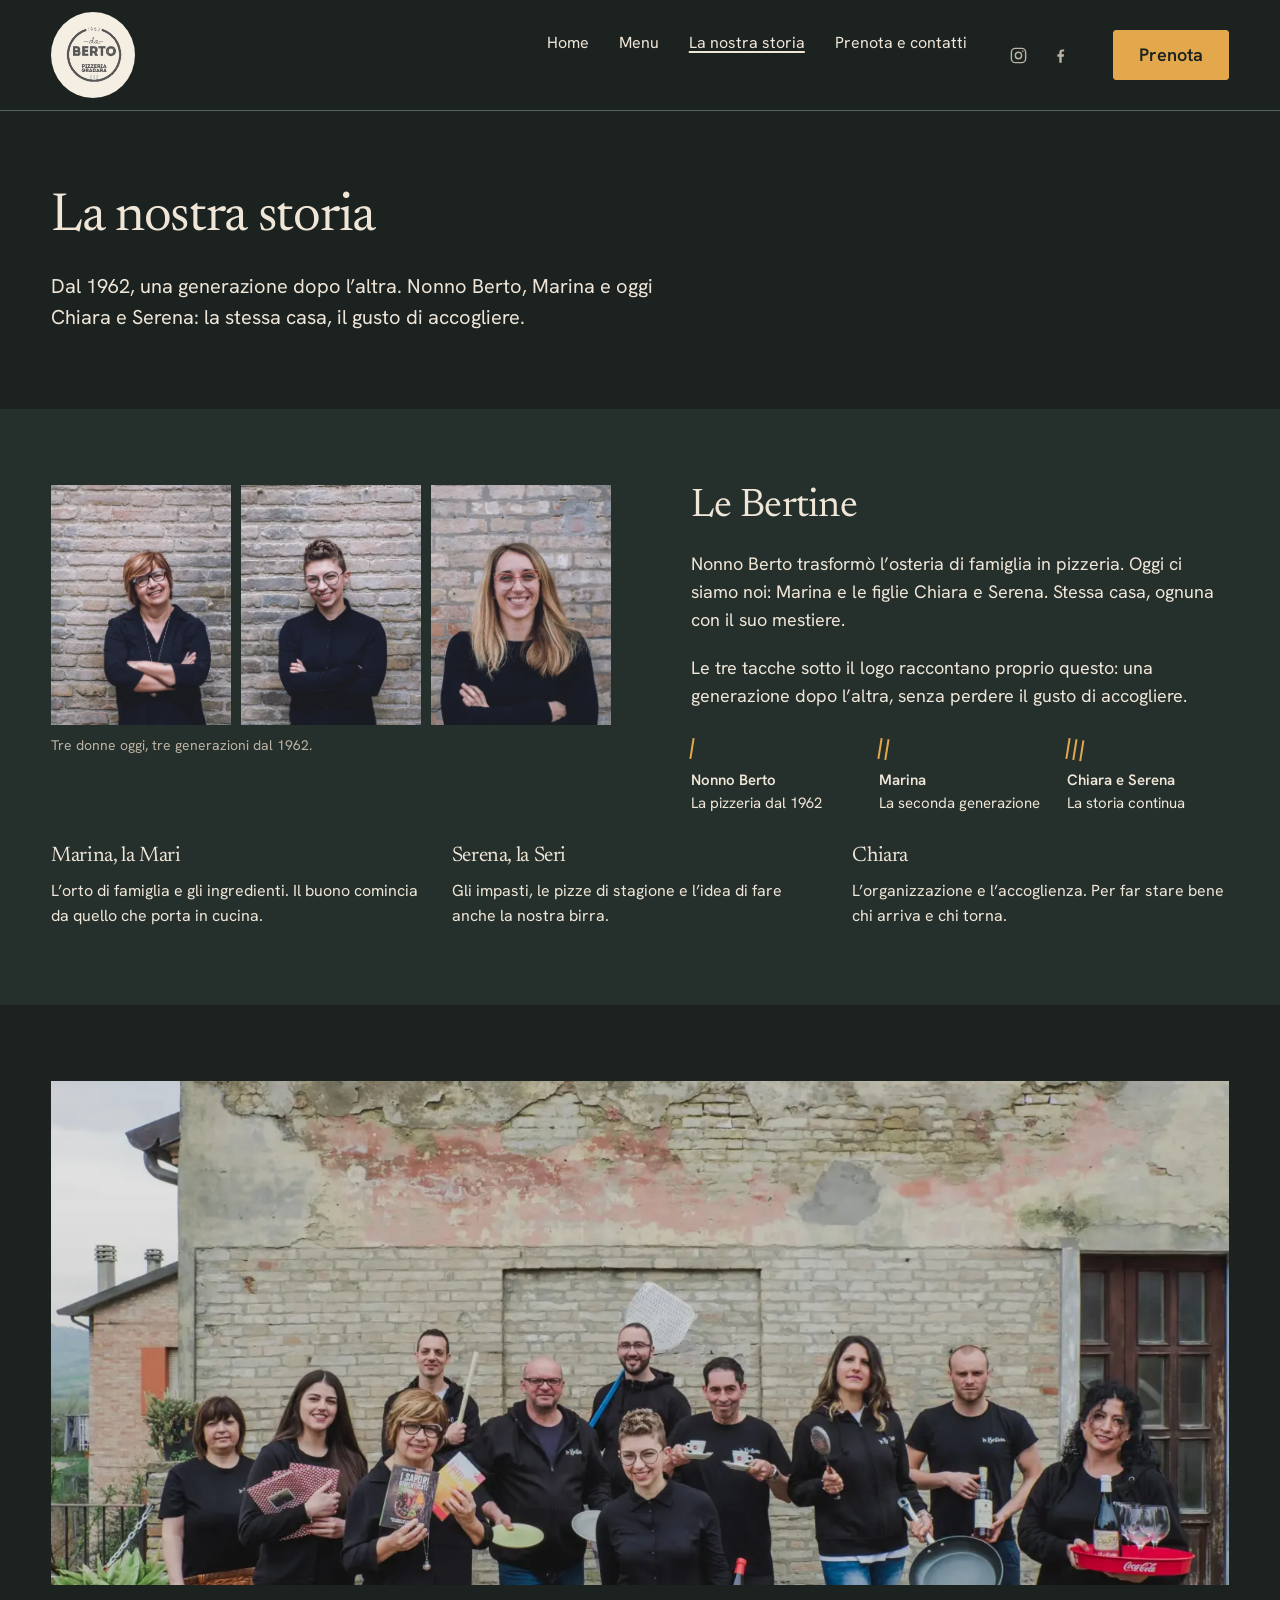
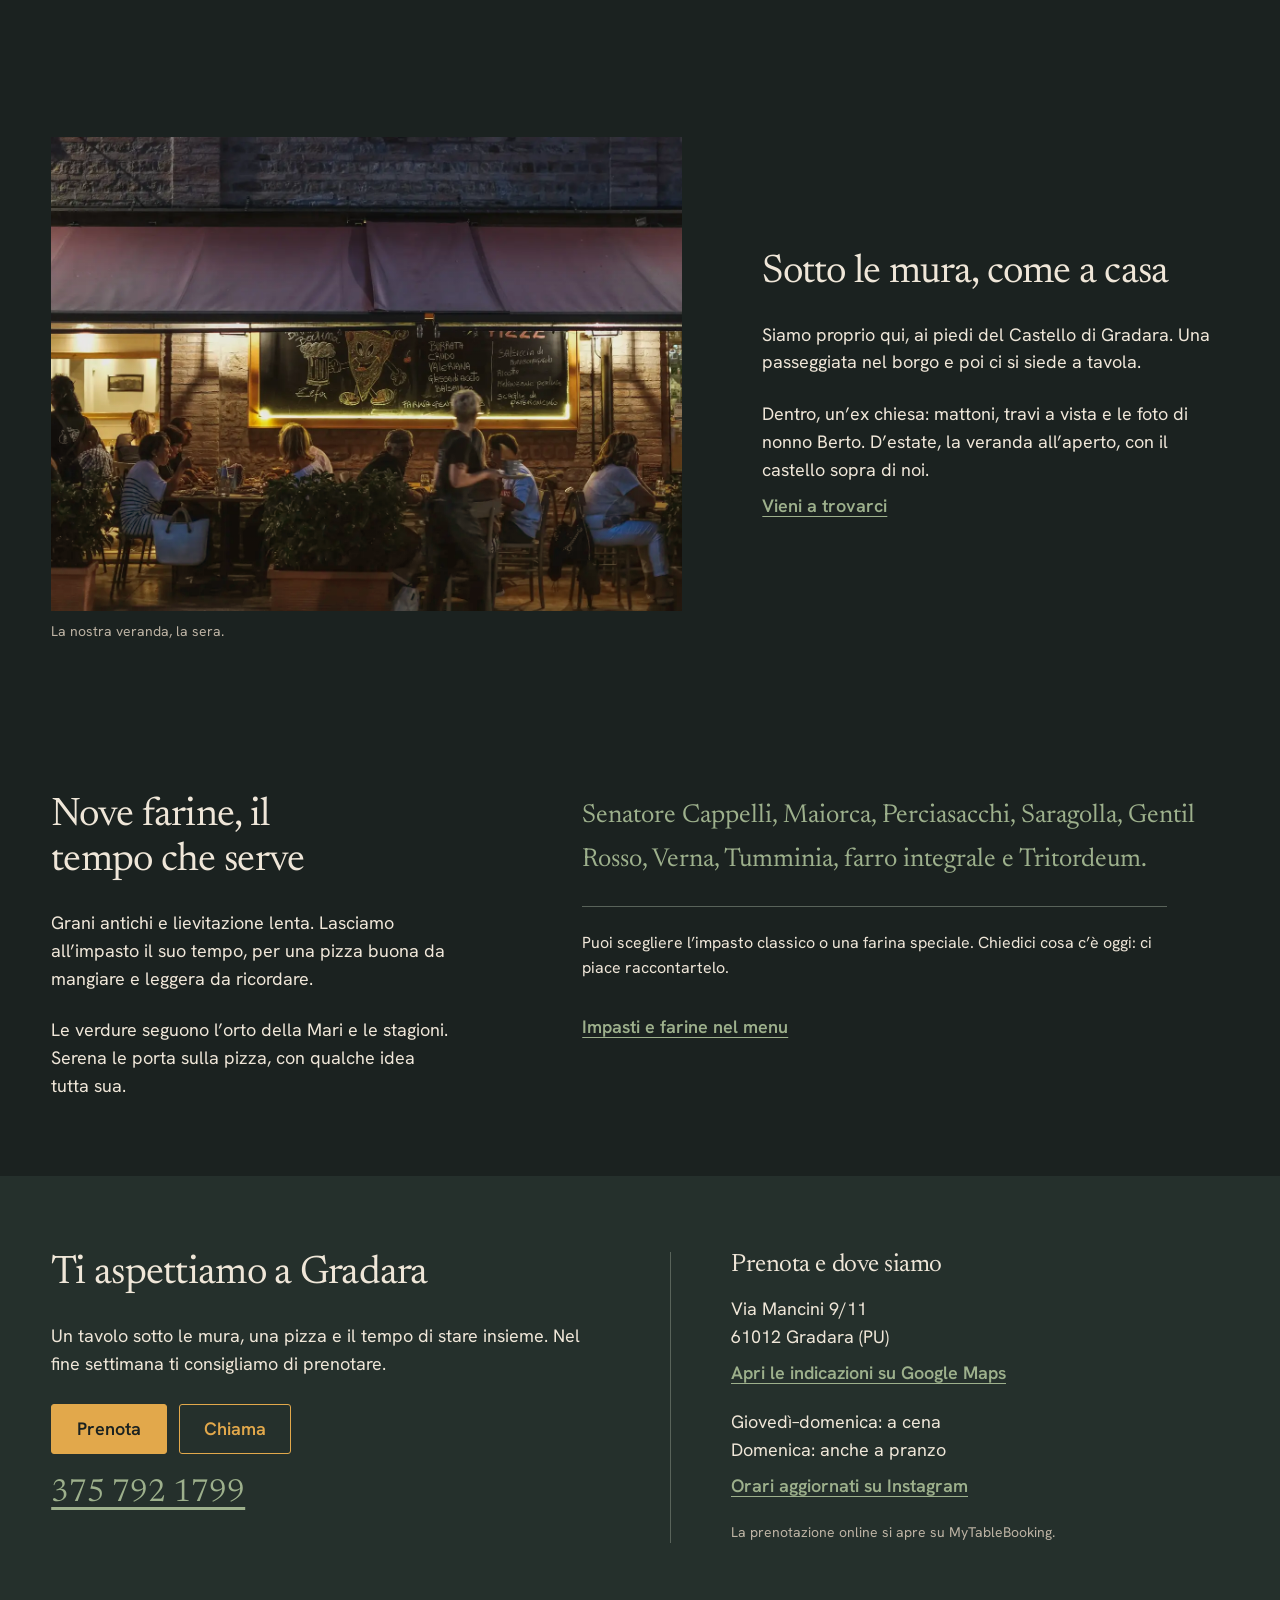
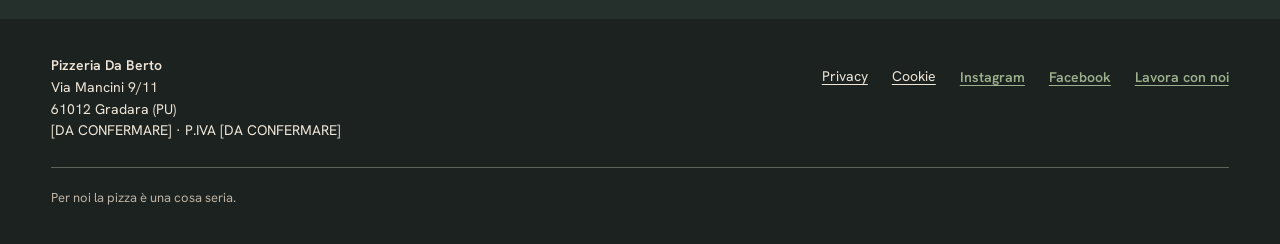
<file: storia/index.html>
<!DOCTYPE html>
<html lang="it">
<head>
<meta name="robots" content="noindex, nofollow">
	<meta charset="UTF-8" />
	<meta name="viewport" content="width=device-width, initial-scale=1, viewport-fit=cover">
<meta name="theme-color" content="#1B2220">
<script>document.documentElement.classList.add("has-site-js")</script>
<meta name="viewport" content="width=device-width, initial-scale=1" />
<script>document.documentElement.classList.add('js')</script>
<link rel="preload" href="../wp-content/themes/daberto/assets/fonts/newsreader-0.woff2" as="font" type="font/woff2" crossorigin>
<title>La nostra storia &#8211; Pizzeria Da Berto</title>
<meta name="description" content="Tre generazioni di pizza e accoglienza a Gradara. Conosci Marina, Chiara e Serena, Le Bertine, e la storia della pizzeria di famiglia dal 1962.">
<meta property="og:type" content="website">
<meta property="og:locale" content="it_IT">
<meta property="og:site_name" content="Pizzeria Da Berto">
<meta property="og:title" content="La nostra storia &#8211; Pizzeria Da Berto">
<meta property="og:description" content="Tre generazioni di pizza e accoglienza a Gradara. Conosci Marina, Chiara e Serena, Le Bertine, e la storia della pizzeria di famiglia dal 1962.">
<meta property="og:url" content="../storia/">
<meta property="og:image" content="../wp-content/uploads/2026/10/logo.png">
<style id="wp-block-site-logo-inline-css">
.wp-block-site-logo{box-sizing:border-box;line-height:0}.wp-block-site-logo a{display:inline-block;line-height:0}.wp-block-site-logo.is-default-size img{height:auto;width:120px}.wp-block-site-logo img{height:auto;max-width:100%}.wp-block-site-logo a,.wp-block-site-logo img{border-radius:inherit}.wp-block-site-logo.aligncenter{margin-left:auto;margin-right:auto;text-align:center}:root :where(.wp-block-site-logo.is-style-rounded){border-radius:9999px}
/*# sourceURL=../wp-includes/blocks/site-logo/style.min.css */
</style>
<style id="wp-block-navigation-link-inline-css">
.wp-block-navigation .wp-block-navigation-item__label{overflow-wrap:break-word}.wp-block-navigation .wp-block-navigation-item__description{display:none}.link-ui-tools{outline:1px solid #f0f0f0;padding:8px}.link-ui-block-inserter{padding-top:8px}.link-ui-block-inserter__back{margin-left:8px;text-transform:uppercase}
/*# sourceURL=../wp-includes/blocks/navigation-link/style.min.css */
</style>
<link rel='stylesheet' id='wp-block-navigation-css' href='../wp-includes/blocks/navigation/style.min.css?ver=7.1.3' media='all' />
<style id="wp-block-button-inline-css">
.wp-block-button__link{align-content:center;box-sizing:border-box;cursor:pointer;display:inline-block;height:100%;text-align:center;word-break:break-word}.wp-block-button__link.aligncenter{text-align:center}.wp-block-button__link.alignright{text-align:right}:where(.wp-block-button__link){border-radius:9999px;box-shadow:none;padding:calc(.667em + 2px) calc(1.333em + 2px);text-decoration:none}.wp-block-button[style*=text-decoration] .wp-block-button__link{text-decoration:inherit}.wp-block-buttons>.wp-block-button.has-custom-width{max-width:none}.wp-block-buttons>.wp-block-button.has-custom-width .wp-block-button__link{width:100%}.wp-block-buttons>.wp-block-button.has-custom-font-size .wp-block-button__link{font-size:inherit}.wp-block-buttons>.wp-block-button[class*=wp-block-button__width]{width:calc(var(--wp--block-button--width)*1% - var(--wp--style--block-gap, .5em)*(1 - var(--wp--block-button--width)/100))}.wp-block-buttons>.wp-block-button.wp-block-button__width-25{width:calc(25% - var(--wp--style--block-gap, .5em)*.75)}.wp-block-buttons>.wp-block-button.wp-block-button__width-50{width:calc(50% - var(--wp--style--block-gap, .5em)*.5)}.wp-block-buttons>.wp-block-button.wp-block-button__width-75{width:calc(75% - var(--wp--style--block-gap, .5em)*.25)}.wp-block-buttons>.wp-block-button.wp-block-button__width-100{flex-basis:100%;width:100%}.wp-block-buttons.is-vertical>.wp-block-button[class*=wp-block-button__width]{width:calc(var(--wp--block-button--width)*1%)}.wp-block-buttons.is-vertical>.wp-block-button.wp-block-button__width-25{width:25%}.wp-block-buttons.is-vertical>.wp-block-button.wp-block-button__width-50{width:50%}.wp-block-buttons.is-vertical>.wp-block-button.wp-block-button__width-75{width:75%}.wp-block-button.is-style-squared,.wp-block-button__link.wp-block-button.is-style-squared{border-radius:0}.wp-block-button.no-border-radius,.wp-block-button__link.no-border-radius{border-radius:0!important}:root :where(.wp-block-button .wp-block-button__link.is-style-outline),:root :where(.wp-block-button.is-style-outline>.wp-block-button__link){border:2px solid;padding:.667em 1.333em}:root :where(.wp-block-button .wp-block-button__link.is-style-outline:not(.has-text-color)),:root :where(.wp-block-button.is-style-outline>.wp-block-button__link:not(.has-text-color)){color:currentColor}:root :where(.wp-block-button .wp-block-button__link.is-style-outline:not(.has-background)),:root :where(.wp-block-button.is-style-outline>.wp-block-button__link:not(.has-background)){background-color:transparent;background-image:none}
/*# sourceURL=../wp-includes/blocks/button/style.min.css */
</style>
<style id="wp-block-buttons-inline-css">
.wp-block-buttons{box-sizing:border-box}.wp-block-buttons.is-vertical{flex-direction:column}.wp-block-buttons.is-vertical>.wp-block-button:last-child{margin-bottom:0}.wp-block-buttons>.wp-block-button{display:inline-block;margin:0}.wp-block-buttons.is-content-justification-left{justify-content:flex-start}.wp-block-buttons.is-content-justification-left.is-vertical{align-items:flex-start}.wp-block-buttons.is-content-justification-center{justify-content:center}.wp-block-buttons.is-content-justification-center.is-vertical{align-items:center}.wp-block-buttons.is-content-justification-right{justify-content:flex-end}.wp-block-buttons.is-content-justification-right.is-vertical{align-items:flex-end}.wp-block-buttons.is-content-justification-space-between{justify-content:space-between}.wp-block-buttons.aligncenter{text-align:center}.wp-block-buttons:not(.is-content-justification-space-between,.is-content-justification-right,.is-content-justification-left,.is-content-justification-center) .wp-block-button.aligncenter{margin-left:auto;margin-right:auto;width:100%}.wp-block-buttons[style*=text-decoration] .wp-block-button,.wp-block-buttons[style*=text-decoration] .wp-block-button__link{text-decoration:inherit}.wp-block-buttons.has-custom-font-size .wp-block-button__link{font-size:inherit}.wp-block-buttons .wp-block-button__link{width:100%}.wp-block-button.aligncenter{text-align:center}
/*# sourceURL=../wp-includes/blocks/buttons/style.min.css */
</style>
<style id="wp-block-group-inline-css">
.wp-block-group{box-sizing:border-box}:where(.wp-block-group.wp-block-group-is-layout-constrained){position:relative}
/*# sourceURL=../wp-includes/blocks/group/style.min.css */
</style>
<style id="wp-block-heading-inline-css">
h1:where(.wp-block-heading).has-background,h2:where(.wp-block-heading).has-background,h3:where(.wp-block-heading).has-background,h4:where(.wp-block-heading).has-background,h5:where(.wp-block-heading).has-background,h6:where(.wp-block-heading).has-background{padding:1.25em 2.375em}h1.has-text-align-left[style*=writing-mode]:where([style*=vertical-lr]),h1.has-text-align-right[style*=writing-mode]:where([style*=vertical-rl]),h2.has-text-align-left[style*=writing-mode]:where([style*=vertical-lr]),h2.has-text-align-right[style*=writing-mode]:where([style*=vertical-rl]),h3.has-text-align-left[style*=writing-mode]:where([style*=vertical-lr]),h3.has-text-align-right[style*=writing-mode]:where([style*=vertical-rl]),h4.has-text-align-left[style*=writing-mode]:where([style*=vertical-lr]),h4.has-text-align-right[style*=writing-mode]:where([style*=vertical-rl]),h5.has-text-align-left[style*=writing-mode]:where([style*=vertical-lr]),h5.has-text-align-right[style*=writing-mode]:where([style*=vertical-rl]),h6.has-text-align-left[style*=writing-mode]:where([style*=vertical-lr]),h6.has-text-align-right[style*=writing-mode]:where([style*=vertical-rl]){rotate:180deg}
/*# sourceURL=../wp-includes/blocks/heading/style.min.css */
</style>
<style id="wp-block-paragraph-inline-css">
.is-small-text{font-size:.875em}.is-regular-text{font-size:1em}.is-large-text{font-size:2.25em}.is-larger-text{font-size:3em}.has-drop-cap:not(:focus):first-letter{float:left;font-size:8.4em;font-style:normal;font-weight:100;line-height:.68;margin:.05em .1em 0 0;text-transform:uppercase}body.rtl .has-drop-cap:not(:focus):first-letter{float:none;margin-left:.1em}p.has-drop-cap.has-background{overflow:hidden}:root :where(p.has-background){padding:1.25em 2.375em}:where(p.has-text-color:not(.has-link-color)) a{color:inherit}p.has-text-align-left[style*="writing-mode:vertical-lr"],p.has-text-align-right[style*="writing-mode:vertical-rl"]{rotate:180deg}
/*# sourceURL=../wp-includes/blocks/paragraph/style.min.css */
</style>
<style id="wp-block-image-inline-css">
.wp-block-image>a,.wp-block-image>figure>a{display:inline-block}.wp-block-image img{box-sizing:border-box;height:auto;max-width:100%;vertical-align:bottom}@media not (prefers-reduced-motion){.wp-block-image img.hide{visibility:hidden}.wp-block-image img.show{animation:show-content-image .4s}}.wp-block-image[style*=border-radius] img,.wp-block-image[style*=border-radius]>a{border-radius:inherit}.wp-block-image.has-custom-border img{box-sizing:border-box}.wp-block-image.aligncenter{text-align:center}.wp-block-image.alignfull>a,.wp-block-image.alignwide>a{width:100%}.wp-block-image.alignfull img,.wp-block-image.alignwide img{height:auto;width:100%}.wp-block-image .aligncenter,.wp-block-image .alignleft,.wp-block-image .alignright,.wp-block-image.aligncenter,.wp-block-image.alignleft,.wp-block-image.alignright{display:table}.wp-block-image .aligncenter>figcaption,.wp-block-image .alignleft>figcaption,.wp-block-image .alignright>figcaption,.wp-block-image.aligncenter>figcaption,.wp-block-image.alignleft>figcaption,.wp-block-image.alignright>figcaption{caption-side:bottom;display:table-caption}.wp-block-image .alignleft{float:left;margin:.5em 1em .5em 0}.wp-block-image .alignright{float:right;margin:.5em 0 .5em 1em}.wp-block-image .aligncenter{margin-left:auto;margin-right:auto}.wp-block-image :where(figcaption){margin-bottom:1em;margin-top:.5em}.wp-block-image.is-style-circle-mask img{border-radius:9999px}@supports ((-webkit-mask-image:none) or (mask-image:none)) or (-webkit-mask-image:none){.wp-block-image.is-style-circle-mask img{border-radius:0;-webkit-mask-image:url('data:image/svg+xml;utf8,<svg viewBox="0 0 100 100" xmlns="http://www.w3.org/2000/svg"><circle cx="50" cy="50" r="50"/></svg>');mask-image:url('data:image/svg+xml;utf8,<svg viewBox="0 0 100 100" xmlns="http://www.w3.org/2000/svg"><circle cx="50" cy="50" r="50"/></svg>');mask-mode:alpha;-webkit-mask-position:center;mask-position:center;-webkit-mask-repeat:no-repeat;mask-repeat:no-repeat;-webkit-mask-size:contain;mask-size:contain}}:root :where(.wp-block-image.is-style-rounded img,.wp-block-image .is-style-rounded img){border-radius:9999px}.wp-block-image figure{margin:0}.wp-lightbox-container{display:flex;flex-direction:column;position:relative}.wp-lightbox-container img{cursor:zoom-in}.wp-lightbox-container img:hover+button{opacity:1}.wp-lightbox-container button{align-items:center;backdrop-filter:blur(16px) saturate(180%);background-color:rgba(90,90,90,.25);border:none;border-radius:4px;cursor:zoom-in;display:flex;height:20px;justify-content:center;opacity:0;padding:0;position:absolute;right:16px;text-align:center;top:16px;width:20px;z-index:100}@media not (prefers-reduced-motion){.wp-lightbox-container button{transition:opacity .2s ease}}.wp-lightbox-container button:focus-visible{outline:3px auto rgba(90,90,90,.25);outline:3px auto -webkit-focus-ring-color;outline-offset:3px}.wp-lightbox-container button:hover{cursor:pointer;opacity:1}.wp-lightbox-container button:focus{opacity:1}.wp-lightbox-container button:focus,.wp-lightbox-container button:hover,.wp-lightbox-container button:not(:hover):not(:active):not(.has-background){background-color:rgba(90,90,90,.25);border:none}.wp-lightbox-overlay{box-sizing:border-box;cursor:zoom-out;height:100vh;left:0;overflow:hidden;position:fixed;top:0;visibility:hidden;width:100%;z-index:100000}.wp-lightbox-overlay .wp-lightbox-close-button{align-items:center;cursor:pointer;display:flex;font-family:inherit;gap:8px;justify-content:center;line-height:1;min-height:40px;min-width:40px;padding:0 4px;position:absolute;right:calc(env(safe-area-inset-right) + 16px);top:calc(env(safe-area-inset-top) + 16px);z-index:5000000}.wp-lightbox-overlay .wp-lightbox-close-button:focus,.wp-lightbox-overlay .wp-lightbox-close-button:hover,.wp-lightbox-overlay .wp-lightbox-close-button:not(:hover):not(:active):not(.has-background){background:none;border:none}.wp-lightbox-overlay .wp-lightbox-close-button:has(.wp-lightbox-close-text:not([hidden])) .wp-lightbox-close-icon svg{height:1em;width:1em}.wp-lightbox-overlay .wp-lightbox-close-icon svg{display:block}.wp-lightbox-overlay .wp-lightbox-navigation-button-next,.wp-lightbox-overlay .wp-lightbox-navigation-button-prev{align-items:center;bottom:16px;cursor:pointer;display:flex;font-family:inherit;gap:4px;justify-content:center;line-height:1;min-height:40px;min-width:40px;padding:0 8px;position:absolute;z-index:2000002}.wp-lightbox-overlay .wp-lightbox-navigation-button-next[hidden],.wp-lightbox-overlay .wp-lightbox-navigation-button-prev[hidden]{display:none}@media (min-width:960px){.wp-lightbox-overlay .wp-lightbox-navigation-button-next,.wp-lightbox-overlay .wp-lightbox-navigation-button-prev{bottom:50%;transform:translateY(-50%)}}.wp-lightbox-overlay .wp-lightbox-navigation-button-next:focus,.wp-lightbox-overlay .wp-lightbox-navigation-button-next:hover,.wp-lightbox-overlay .wp-lightbox-navigation-button-next:not(:hover):not(:active):not(.has-background),.wp-lightbox-overlay .wp-lightbox-navigation-button-prev:focus,.wp-lightbox-overlay .wp-lightbox-navigation-button-prev:hover,.wp-lightbox-overlay .wp-lightbox-navigation-button-prev:not(:hover):not(:active):not(.has-background){background:none;border:none;padding:0 8px}.wp-lightbox-overlay .wp-lightbox-navigation-button-next:has(.wp-lightbox-navigation-text:not([hidden])) .wp-lightbox-navigation-icon svg,.wp-lightbox-overlay .wp-lightbox-navigation-button-prev:has(.wp-lightbox-navigation-text:not([hidden])) .wp-lightbox-navigation-icon svg{display:block;height:1.5em;width:1.5em}.wp-lightbox-overlay .wp-lightbox-navigation-button-prev{left:calc(env(safe-area-inset-left) + 16px)}.wp-lightbox-overlay .wp-lightbox-navigation-button-next{right:calc(env(safe-area-inset-right) + 16px)}.wp-lightbox-overlay .wp-lightbox-navigation-icon svg{vertical-align:middle}.wp-lightbox-overlay .lightbox-image-container{height:var(--wp--lightbox-container-height);left:50%;overflow:hidden;position:absolute;top:50%;transform:translate(-50%,-50%);transform-origin:top left;width:var(--wp--lightbox-container-width);z-index:2000001}.wp-lightbox-overlay .wp-block-image{align-items:center;box-sizing:border-box;display:flex;height:100%;justify-content:center;margin:0;position:relative;transform-origin:0 0;width:100%;z-index:3000000}.wp-lightbox-overlay .wp-block-image img{height:var(--wp--lightbox-image-height);min-height:var(--wp--lightbox-image-height);min-width:var(--wp--lightbox-image-width);width:var(--wp--lightbox-image-width)}.wp-lightbox-overlay .wp-block-image figcaption{display:none}.wp-lightbox-overlay button{background:none;border:none}.wp-lightbox-overlay .scrim{background-color:#fff;height:100%;opacity:.9;position:absolute;width:100%;z-index:2000000}.wp-lightbox-overlay.active{visibility:visible}@media not (prefers-reduced-motion){.wp-lightbox-overlay.active{animation:turn-on-visibility .25s both}.wp-lightbox-overlay.active img{animation:turn-on-visibility .35s both}.wp-lightbox-overlay.show-closing-animation:not(.active){animation:turn-off-visibility .35s both}.wp-lightbox-overlay.show-closing-animation:not(.active) img{animation:turn-off-visibility .25s both}.wp-lightbox-overlay.zoom.active{animation:none;opacity:1;visibility:visible}.wp-lightbox-overlay.zoom.active .lightbox-image-container{animation:lightbox-zoom-in .4s}.wp-lightbox-overlay.zoom.active .lightbox-image-container img{animation:none}.wp-lightbox-overlay.zoom.active .scrim{animation:turn-on-visibility .4s forwards}.wp-lightbox-overlay.zoom.show-closing-animation:not(.active){animation:none}.wp-lightbox-overlay.zoom.show-closing-animation:not(.active) .lightbox-image-container{animation:lightbox-zoom-out .4s}.wp-lightbox-overlay.zoom.show-closing-animation:not(.active) .lightbox-image-container img{animation:none}.wp-lightbox-overlay.zoom.show-closing-animation:not(.active) .scrim{animation:turn-off-visibility .4s forwards}}@keyframes show-content-image{0%{visibility:hidden}99%{visibility:hidden}to{visibility:visible}}@keyframes turn-on-visibility{0%{opacity:0}to{opacity:1}}@keyframes turn-off-visibility{0%{opacity:1;visibility:visible}99%{opacity:0;visibility:visible}to{opacity:0;visibility:hidden}}@keyframes lightbox-zoom-in{0%{transform:translate(calc((-100vw + var(--wp--lightbox-scrollbar-width))/2 + var(--wp--lightbox-initial-left-position)),calc(-50vh + var(--wp--lightbox-initial-top-position))) scale(var(--wp--lightbox-scale))}to{transform:translate(-50%,-50%) scale(1)}}@keyframes lightbox-zoom-out{0%{transform:translate(-50%,-50%) scale(1);visibility:visible}99%{visibility:visible}to{transform:translate(calc((-100vw + var(--wp--lightbox-scrollbar-width))/2 + var(--wp--lightbox-initial-left-position)),calc(-50vh + var(--wp--lightbox-initial-top-position))) scale(var(--wp--lightbox-scale));visibility:hidden}}
/*# sourceURL=../wp-includes/blocks/image/style.min.css */
</style>
<style id="wp-block-post-content-inline-css">
.wp-block-post-content{display:flow-root}
/*# sourceURL=../wp-includes/blocks/post-content/style.min.css */
</style>
<style id="wp-block-library-inline-css">
:root{--wp-block-synced-color:#7a00df;--wp-block-synced-color--rgb:122,0,223;--wp-bound-block-color:var(--wp-block-synced-color);--wp-editor-canvas-background:#ddd;--wp-admin-theme-color:#007cba;--wp-admin-theme-color--rgb:0,124,186;--wp-admin-theme-color-darker-10:#006ba1;--wp-admin-theme-color-darker-10--rgb:0,107,160.5;--wp-admin-theme-color-darker-20:#005a87;--wp-admin-theme-color-darker-20--rgb:0,90,135;--wp-admin-border-width-focus:2px}@media (min-resolution:192dpi){:root{--wp-admin-border-width-focus:1.5px}}.wp-element-button{cursor:pointer}:root .has-very-light-gray-background-color{background-color:#eee}:root .has-very-dark-gray-background-color{background-color:#313131}:root .has-very-light-gray-color{color:#eee}:root .has-very-dark-gray-color{color:#313131}:root .has-vivid-green-cyan-to-vivid-cyan-blue-gradient-background{background:linear-gradient(135deg,#00d084,#0693e3)}:root .has-purple-crush-gradient-background{background:linear-gradient(135deg,#34e2e4,#4721fb 50%,#ab1dfe)}:root .has-hazy-dawn-gradient-background{background:linear-gradient(135deg,#faaca8,#dad0ec)}:root .has-subdued-olive-gradient-background{background:linear-gradient(135deg,#fafae1,#67a671)}:root .has-atomic-cream-gradient-background{background:linear-gradient(135deg,#fdd79a,#004a59)}:root .has-nightshade-gradient-background{background:linear-gradient(135deg,#330968,#31cdcf)}:root .has-midnight-gradient-background{background:linear-gradient(135deg,#020381,#2874fc)}:root{--wp--preset--font-size--normal:16px;--wp--preset--font-size--huge:42px}.has-regular-font-size{font-size:1em}.has-larger-font-size{font-size:2.625em}.has-normal-font-size{font-size:var(--wp--preset--font-size--normal)}.has-huge-font-size{font-size:var(--wp--preset--font-size--huge)}:root .has-text-align-center{text-align:center}:root .has-text-align-left{text-align:left}:root .has-text-align-right{text-align:right}.has-fit-text{white-space:nowrap!important}#end-resizable-editor-section{display:none}.aligncenter{clear:both}.items-justified-left{justify-content:flex-start}.items-justified-center{justify-content:center}.items-justified-right{justify-content:flex-end}.items-justified-space-between{justify-content:space-between}.screen-reader-text{word-wrap:normal!important;border:0;clip-path:inset(50%);height:1px;margin:-1px;overflow:hidden;padding:0;position:absolute;width:1px;word-break:normal!important}.screen-reader-text:focus{background-color:#ddd;clip-path:none;color:#444;display:block;font-size:1em;height:auto;left:5px;line-height:normal;padding:15px 23px 14px;text-decoration:none;top:5px;width:auto;z-index:100000}html :where(.has-border-color){border-style:solid}html :where([style^=border-color],[style*=";border-color"],[style*="; border-color"]){border-style:solid}html :where([style^=border-top-color],[style*=";border-top-color"],[style*="; border-top-color"]){border-top-style:solid}html :where([style^=border-right-color],[style*=";border-right-color"],[style*="; border-right-color"]){border-right-style:solid}html :where([style^=border-bottom-color],[style*=";border-bottom-color"],[style*="; border-bottom-color"]){border-bottom-style:solid}html :where([style^=border-left-color],[style*=";border-left-color"],[style*="; border-left-color"]){border-left-style:solid}html :where([style^=border-width],[style*=";border-width"],[style*="; border-width"]){border-style:solid}html :where([style^=border-top-width],[style*=";border-top-width"],[style*="; border-top-width"]){border-top-style:solid}html :where([style^=border-right-width],[style*=";border-right-width"],[style*="; border-right-width"]){border-right-style:solid}html :where([style^=border-bottom-width],[style*=";border-bottom-width"],[style*="; border-bottom-width"]){border-bottom-style:solid}html :where([style^=border-left-width],[style*=";border-left-width"],[style*="; border-left-width"]){border-left-style:solid}html :where(img[class*=wp-image-]){height:auto;max-width:100%}:where(figure){margin:0 0 1em}html :where(.is-position-sticky){--wp-admin--admin-bar--position-offset:var(--wp-admin--admin-bar--height,0px)}@media screen and (max-width:600px){html :where(.is-position-sticky){--wp-admin--admin-bar--position-offset:0px}}
/*# sourceURL=/wp-includes/css/dist/block-library/common.min.css */
</style>
<style id="global-styles-inline-css">
:root{--wp--preset--aspect-ratio--square: 1;--wp--preset--aspect-ratio--4-3: 4/3;--wp--preset--aspect-ratio--3-4: 3/4;--wp--preset--aspect-ratio--3-2: 3/2;--wp--preset--aspect-ratio--2-3: 2/3;--wp--preset--aspect-ratio--16-9: 16/9;--wp--preset--aspect-ratio--9-16: 9/16;--wp--preset--color--black: #000000;--wp--preset--color--cyan-bluish-gray: #abb8c3;--wp--preset--color--white: #ffffff;--wp--preset--color--pale-pink: #f78da7;--wp--preset--color--vivid-red: #cf2e2e;--wp--preset--color--luminous-vivid-orange: #ff6900;--wp--preset--color--luminous-vivid-amber: #fcb900;--wp--preset--color--light-green-cyan: #7bdcb5;--wp--preset--color--vivid-green-cyan: #00d084;--wp--preset--color--pale-cyan-blue: #8ed1fc;--wp--preset--color--vivid-cyan-blue: #0693e3;--wp--preset--color--vivid-purple: #9b51e0;--wp--preset--color--notte: #1B2220;--wp--preset--color--notte-chiara: #25302C;--wp--preset--color--crema: #EFE6D8;--wp--preset--color--crema-tenue: #BDB3A4;--wp--preset--color--ambra: #E2A84B;--wp--preset--color--mattone: #D98462;--wp--preset--color--salvia: #9DB08C;--wp--preset--color--linea: #59635A;--wp--preset--gradient--vivid-cyan-blue-to-vivid-purple: linear-gradient(135deg,rgb(6,147,227) 0%,rgb(155,81,224) 100%);--wp--preset--gradient--light-green-cyan-to-vivid-green-cyan: linear-gradient(135deg,rgb(122,220,180) 0%,rgb(0,208,130) 100%);--wp--preset--gradient--luminous-vivid-amber-to-luminous-vivid-orange: linear-gradient(135deg,rgb(252,185,0) 0%,rgb(255,105,0) 100%);--wp--preset--gradient--luminous-vivid-orange-to-vivid-red: linear-gradient(135deg,rgb(255,105,0) 0%,rgb(207,46,46) 100%);--wp--preset--gradient--very-light-gray-to-cyan-bluish-gray: linear-gradient(135deg,rgb(238,238,238) 0%,rgb(169,184,195) 100%);--wp--preset--gradient--cool-to-warm-spectrum: linear-gradient(135deg,rgb(74,234,220) 0%,rgb(151,120,209) 20%,rgb(207,42,186) 40%,rgb(238,44,130) 60%,rgb(251,105,98) 80%,rgb(254,248,76) 100%);--wp--preset--gradient--blush-light-purple: linear-gradient(135deg,rgb(255,206,236) 0%,rgb(152,150,240) 100%);--wp--preset--gradient--blush-bordeaux: linear-gradient(135deg,rgb(254,205,165) 0%,rgb(254,45,45) 50%,rgb(107,0,62) 100%);--wp--preset--gradient--luminous-dusk: linear-gradient(135deg,rgb(255,203,112) 0%,rgb(199,81,192) 50%,rgb(65,88,208) 100%);--wp--preset--gradient--pale-ocean: linear-gradient(135deg,rgb(255,245,203) 0%,rgb(182,227,212) 50%,rgb(51,167,181) 100%);--wp--preset--gradient--electric-grass: linear-gradient(135deg,rgb(202,248,128) 0%,rgb(113,206,126) 100%);--wp--preset--gradient--midnight: linear-gradient(135deg,rgb(2,3,129) 0%,rgb(40,116,252) 100%);--wp--preset--font-size--small: 13px;--wp--preset--font-size--medium: clamp(14px, 0.875rem + ((1vw - 3.9px) * 0.779), 20px);--wp--preset--font-size--large: clamp(22.041px, 1.378rem + ((1vw - 3.9px) * 1.813), 36px);--wp--preset--font-size--x-large: clamp(25.014px, 1.563rem + ((1vw - 3.9px) * 2.206), 42px);--wp--preset--font-size--piccolo: 14px;--wp--preset--font-size--base: clamp(17px, 1.063rem + ((1vw - 3.9px) * 0.13), 18px);--wp--preset--font-size--sottotitolo: clamp(24px, 1.5rem + ((1vw - 3.9px) * 0.13), 25px);--wp--preset--font-size--sezione: clamp(30px, 1.875rem + ((1vw - 3.9px) * 1.299), 40px);--wp--preset--font-size--titolo: clamp(35px, 2.188rem + ((1vw - 3.9px) * 2.468), 54px);--wp--preset--font-family--titoli: "Newsreader", Georgia, serif;--wp--preset--font-family--testo: "Hanken Grotesk", sans-serif;--wp--preset--spacing--20: 0.44rem;--wp--preset--spacing--30: 0.67rem;--wp--preset--spacing--40: 1rem;--wp--preset--spacing--50: 1.5rem;--wp--preset--spacing--60: 2.25rem;--wp--preset--spacing--70: 3.38rem;--wp--preset--spacing--80: 5.06rem;--wp--preset--spacing--8: 8px;--wp--preset--spacing--16: 16px;--wp--preset--spacing--24: 24px;--wp--preset--spacing--32: 32px;--wp--preset--spacing--48: 48px;--wp--preset--spacing--72: 72px;--wp--preset--spacing--96: 96px;--wp--preset--shadow--natural: 6px 6px 9px rgba(0, 0, 0, 0.2);--wp--preset--shadow--deep: 12px 12px 50px rgba(0, 0, 0, 0.4);--wp--preset--shadow--sharp: 6px 6px 0px rgba(0, 0, 0, 0.2);--wp--preset--shadow--outlined: 6px 6px 0px -3px rgb(255, 255, 255), 6px 6px rgb(0, 0, 0);--wp--preset--shadow--crisp: 6px 6px 0px rgb(0, 0, 0);}.wp-block-button{--wp--preset--dimension--25: 25%;--wp--preset--dimension--50: 50%;--wp--preset--dimension--75: 75%;--wp--preset--dimension--100: 100%;}:root { --wp--style--global--content-size: 720px;--wp--style--global--wide-size: 1360px; }:where(body) { margin: 0; }.wp-site-blocks > .alignleft { float: left; margin-right: 2em; }.wp-site-blocks > .alignright { float: right; margin-left: 2em; }.wp-site-blocks > .aligncenter { justify-content: center; margin-left: auto; margin-right: auto; }:where(.wp-site-blocks) > * { margin-block-start: 0; margin-block-end: 0; }:where(.wp-site-blocks) > :first-child { margin-block-start: 0; }:where(.wp-site-blocks) > :last-child { margin-block-end: 0; }:root { --wp--style--block-gap: 0; }:root :where(.is-layout-flow) > :first-child{margin-block-start: 0;}:root :where(.is-layout-flow) > :last-child{margin-block-end: 0;}:root :where(.is-layout-flow) > *{margin-block-start: 0;margin-block-end: 0;}:root :where(.is-layout-constrained) > :first-child{margin-block-start: 0;}:root :where(.is-layout-constrained) > :last-child{margin-block-end: 0;}:root :where(.is-layout-constrained) > *{margin-block-start: 0;margin-block-end: 0;}:root :where(.is-layout-flex){gap: 0;}:root :where(.is-layout-grid){gap: 0;}.is-layout-flow > .alignleft{float: left;margin-inline-start: 0;margin-inline-end: 2em;}.is-layout-flow > .alignright{float: right;margin-inline-start: 2em;margin-inline-end: 0;}.is-layout-flow > .aligncenter{margin-left: auto !important;margin-right: auto !important;}.is-layout-constrained > .alignleft{float: left;margin-inline-start: 0;margin-inline-end: 2em;}.is-layout-constrained > .alignright{float: right;margin-inline-start: 2em;margin-inline-end: 0;}.is-layout-constrained > .aligncenter{margin-left: auto !important;margin-right: auto !important;}.is-layout-constrained > :where(:not(.alignleft):not(.alignright):not(.alignfull)){max-width: var(--wp--style--global--content-size);margin-left: auto !important;margin-right: auto !important;}.is-layout-constrained > .alignwide{max-width: var(--wp--style--global--wide-size);}body .is-layout-flex{display: flex;}.is-layout-flex{flex-wrap: wrap;align-items: center;}.is-layout-flex > :is(*, div){margin: 0;}body .is-layout-grid{display: grid;}.is-layout-grid > :is(*, div){margin: 0;}body{background-color: var(--wp--preset--color--notte);color: var(--wp--preset--color--crema);font-family: var(--wp--preset--font-family--testo);font-size: var(--wp--preset--font-size--base);line-height: 1.55;padding-top: 0px;padding-right: 0px;padding-bottom: 0px;padding-left: 0px;}a:where(:not(.wp-element-button)){color: var(--wp--preset--color--salvia);text-decoration: underline;}h1, h2, h3, h4, h5, h6{font-family: var(--wp--preset--font-family--titoli);font-weight: 400;letter-spacing: -0.018em;line-height: 1.14;}h1{font-size: var(--wp--preset--font-size--titolo);letter-spacing: -0.025em;}h2{font-size: var(--wp--preset--font-size--sezione);}h3{font-size: var(--wp--preset--font-size--sottotitolo);}:root :where(.wp-element-button, .wp-block-button__link){background-color: #32373c;border-width: 0;color: #fff;font-family: inherit;font-size: inherit;font-style: inherit;font-weight: inherit;letter-spacing: inherit;line-height: inherit;padding-top: calc(0.667em + 2px);padding-right: calc(1.333em + 2px);padding-bottom: calc(0.667em + 2px);padding-left: calc(1.333em + 2px);text-decoration: none;text-transform: inherit;}.has-black-color{color: var(--wp--preset--color--black) !important;}.has-cyan-bluish-gray-color{color: var(--wp--preset--color--cyan-bluish-gray) !important;}.has-white-color{color: var(--wp--preset--color--white) !important;}.has-pale-pink-color{color: var(--wp--preset--color--pale-pink) !important;}.has-vivid-red-color{color: var(--wp--preset--color--vivid-red) !important;}.has-luminous-vivid-orange-color{color: var(--wp--preset--color--luminous-vivid-orange) !important;}.has-luminous-vivid-amber-color{color: var(--wp--preset--color--luminous-vivid-amber) !important;}.has-light-green-cyan-color{color: var(--wp--preset--color--light-green-cyan) !important;}.has-vivid-green-cyan-color{color: var(--wp--preset--color--vivid-green-cyan) !important;}.has-pale-cyan-blue-color{color: var(--wp--preset--color--pale-cyan-blue) !important;}.has-vivid-cyan-blue-color{color: var(--wp--preset--color--vivid-cyan-blue) !important;}.has-vivid-purple-color{color: var(--wp--preset--color--vivid-purple) !important;}.has-notte-color{color: var(--wp--preset--color--notte) !important;}.has-notte-chiara-color{color: var(--wp--preset--color--notte-chiara) !important;}.has-crema-color{color: var(--wp--preset--color--crema) !important;}.has-crema-tenue-color{color: var(--wp--preset--color--crema-tenue) !important;}.has-ambra-color{color: var(--wp--preset--color--ambra) !important;}.has-mattone-color{color: var(--wp--preset--color--mattone) !important;}.has-salvia-color{color: var(--wp--preset--color--salvia) !important;}.has-linea-color{color: var(--wp--preset--color--linea) !important;}.has-black-background-color{background-color: var(--wp--preset--color--black) !important;}.has-cyan-bluish-gray-background-color{background-color: var(--wp--preset--color--cyan-bluish-gray) !important;}.has-white-background-color{background-color: var(--wp--preset--color--white) !important;}.has-pale-pink-background-color{background-color: var(--wp--preset--color--pale-pink) !important;}.has-vivid-red-background-color{background-color: var(--wp--preset--color--vivid-red) !important;}.has-luminous-vivid-orange-background-color{background-color: var(--wp--preset--color--luminous-vivid-orange) !important;}.has-luminous-vivid-amber-background-color{background-color: var(--wp--preset--color--luminous-vivid-amber) !important;}.has-light-green-cyan-background-color{background-color: var(--wp--preset--color--light-green-cyan) !important;}.has-vivid-green-cyan-background-color{background-color: var(--wp--preset--color--vivid-green-cyan) !important;}.has-pale-cyan-blue-background-color{background-color: var(--wp--preset--color--pale-cyan-blue) !important;}.has-vivid-cyan-blue-background-color{background-color: var(--wp--preset--color--vivid-cyan-blue) !important;}.has-vivid-purple-background-color{background-color: var(--wp--preset--color--vivid-purple) !important;}.has-notte-background-color{background-color: var(--wp--preset--color--notte) !important;}.has-notte-chiara-background-color{background-color: var(--wp--preset--color--notte-chiara) !important;}.has-crema-background-color{background-color: var(--wp--preset--color--crema) !important;}.has-crema-tenue-background-color{background-color: var(--wp--preset--color--crema-tenue) !important;}.has-ambra-background-color{background-color: var(--wp--preset--color--ambra) !important;}.has-mattone-background-color{background-color: var(--wp--preset--color--mattone) !important;}.has-salvia-background-color{background-color: var(--wp--preset--color--salvia) !important;}.has-linea-background-color{background-color: var(--wp--preset--color--linea) !important;}.has-black-border-color{border-color: var(--wp--preset--color--black) !important;}.has-cyan-bluish-gray-border-color{border-color: var(--wp--preset--color--cyan-bluish-gray) !important;}.has-white-border-color{border-color: var(--wp--preset--color--white) !important;}.has-pale-pink-border-color{border-color: var(--wp--preset--color--pale-pink) !important;}.has-vivid-red-border-color{border-color: var(--wp--preset--color--vivid-red) !important;}.has-luminous-vivid-orange-border-color{border-color: var(--wp--preset--color--luminous-vivid-orange) !important;}.has-luminous-vivid-amber-border-color{border-color: var(--wp--preset--color--luminous-vivid-amber) !important;}.has-light-green-cyan-border-color{border-color: var(--wp--preset--color--light-green-cyan) !important;}.has-vivid-green-cyan-border-color{border-color: var(--wp--preset--color--vivid-green-cyan) !important;}.has-pale-cyan-blue-border-color{border-color: var(--wp--preset--color--pale-cyan-blue) !important;}.has-vivid-cyan-blue-border-color{border-color: var(--wp--preset--color--vivid-cyan-blue) !important;}.has-vivid-purple-border-color{border-color: var(--wp--preset--color--vivid-purple) !important;}.has-notte-border-color{border-color: var(--wp--preset--color--notte) !important;}.has-notte-chiara-border-color{border-color: var(--wp--preset--color--notte-chiara) !important;}.has-crema-border-color{border-color: var(--wp--preset--color--crema) !important;}.has-crema-tenue-border-color{border-color: var(--wp--preset--color--crema-tenue) !important;}.has-ambra-border-color{border-color: var(--wp--preset--color--ambra) !important;}.has-mattone-border-color{border-color: var(--wp--preset--color--mattone) !important;}.has-salvia-border-color{border-color: var(--wp--preset--color--salvia) !important;}.has-linea-border-color{border-color: var(--wp--preset--color--linea) !important;}.has-vivid-cyan-blue-to-vivid-purple-gradient-background{background: var(--wp--preset--gradient--vivid-cyan-blue-to-vivid-purple) !important;}.has-light-green-cyan-to-vivid-green-cyan-gradient-background{background: var(--wp--preset--gradient--light-green-cyan-to-vivid-green-cyan) !important;}.has-luminous-vivid-amber-to-luminous-vivid-orange-gradient-background{background: var(--wp--preset--gradient--luminous-vivid-amber-to-luminous-vivid-orange) !important;}.has-luminous-vivid-orange-to-vivid-red-gradient-background{background: var(--wp--preset--gradient--luminous-vivid-orange-to-vivid-red) !important;}.has-very-light-gray-to-cyan-bluish-gray-gradient-background{background: var(--wp--preset--gradient--very-light-gray-to-cyan-bluish-gray) !important;}.has-cool-to-warm-spectrum-gradient-background{background: var(--wp--preset--gradient--cool-to-warm-spectrum) !important;}.has-blush-light-purple-gradient-background{background: var(--wp--preset--gradient--blush-light-purple) !important;}.has-blush-bordeaux-gradient-background{background: var(--wp--preset--gradient--blush-bordeaux) !important;}.has-luminous-dusk-gradient-background{background: var(--wp--preset--gradient--luminous-dusk) !important;}.has-pale-ocean-gradient-background{background: var(--wp--preset--gradient--pale-ocean) !important;}.has-electric-grass-gradient-background{background: var(--wp--preset--gradient--electric-grass) !important;}.has-midnight-gradient-background{background: var(--wp--preset--gradient--midnight) !important;}.has-small-font-size{font-size: var(--wp--preset--font-size--small) !important;}.has-medium-font-size{font-size: var(--wp--preset--font-size--medium) !important;}.has-large-font-size{font-size: var(--wp--preset--font-size--large) !important;}.has-x-large-font-size{font-size: var(--wp--preset--font-size--x-large) !important;}.has-piccolo-font-size{font-size: var(--wp--preset--font-size--piccolo) !important;}.has-base-font-size{font-size: var(--wp--preset--font-size--base) !important;}.has-sottotitolo-font-size{font-size: var(--wp--preset--font-size--sottotitolo) !important;}.has-sezione-font-size{font-size: var(--wp--preset--font-size--sezione) !important;}.has-titolo-font-size{font-size: var(--wp--preset--font-size--titolo) !important;}.has-titoli-font-family{font-family: var(--wp--preset--font-family--titoli) !important;}.has-testo-font-family{font-family: var(--wp--preset--font-family--testo) !important;}
:root :where(.wp-block-button .wp-block-button__link){background-color: var(--wp--preset--color--ambra);border-radius: 3px;border-color: var(--wp--preset--color--ambra);border-width: 1px;border-style: solid;color: var(--wp--preset--color--notte);font-weight: 600;line-height: 1.2;padding-top: 12px;padding-right: 25px;padding-bottom: 12px;padding-left: 25px;text-decoration: none;}
:root :where(.wp-block-navigation){font-size: clamp(14px, 0.875rem + ((1vw - 3.9px) * 0.26), 16px);}:root :where(.wp-block-navigation-is-layout-flow) > :first-child{margin-block-start: 0;}:root :where(.wp-block-navigation-is-layout-flow) > :last-child{margin-block-end: 0;}:root :where(.wp-block-navigation-is-layout-flow) > *{margin-block-start: 30px;margin-block-end: 0;}:root :where(.wp-block-navigation-is-layout-constrained) > :first-child{margin-block-start: 0;}:root :where(.wp-block-navigation-is-layout-constrained) > :last-child{margin-block-end: 0;}:root :where(.wp-block-navigation-is-layout-constrained) > *{margin-block-start: 30px;margin-block-end: 0;}:root :where(.wp-block-navigation-is-layout-flex){gap: 30px;}:root :where(.wp-block-navigation-is-layout-grid){gap: 30px;}
:root :where(.wp-block-navigation a:where(:not(.wp-element-button))){color: var(--wp--preset--color--crema);text-decoration: none;}
:root :where(.wp-block-heading){margin-top: 0;margin-bottom: 0;}
:root :where(.wp-block-image){margin-top: 0;margin-bottom: 0;}
:root :where(.wp-block-image .wp-element-caption, .wp-block-image .wp-block-audio figcaption, .wp-block-image .wp-block-embed figcaption, .wp-block-image .wp-block-gallery figcaption, .wp-block-image .wp-block-image figcaption, .wp-block-image .wp-block-table figcaption, .wp-block-image .wp-block-video figcaption){color: var(--wp--preset--color--crema-tenue);font-size: 14px;line-height: 1.5;}
:root :where(.wp-block-post-content-is-layout-flow) > :first-child{margin-block-start: 0;}:root :where(.wp-block-post-content-is-layout-flow) > :last-child{margin-block-end: 0;}:root :where(.wp-block-post-content-is-layout-flow) > *{margin-block-start: 0;margin-block-end: 0;}:root :where(.wp-block-post-content-is-layout-constrained) > :first-child{margin-block-start: 0;}:root :where(.wp-block-post-content-is-layout-constrained) > :last-child{margin-block-end: 0;}:root :where(.wp-block-post-content-is-layout-constrained) > *{margin-block-start: 0;margin-block-end: 0;}:root :where(.wp-block-post-content-is-layout-flex){gap: 0;}:root :where(.wp-block-post-content-is-layout-grid){gap: 0;}
/*# sourceURL=global-styles-inline-css */
</style>
<style id="block-style-variation-styles-inline-css">
:root :where(.wp-block-button.is-style-outline--2 .wp-block-button__link){background: transparent none;background-color: transparent;border-color: var(--wp--preset--color--crema);border-width: 1px;border-style: solid;color: var(--wp--preset--color--crema);padding-top: 0.667em;padding-right: 1.33em;padding-bottom: 0.667em;padding-left: 1.33em;}
:root :where(.wp-block-button.is-style-outline--3 .wp-block-button__link){background: transparent none;background-color: transparent;border-color: var(--wp--preset--color--crema);border-width: 1px;border-style: solid;color: var(--wp--preset--color--crema);padding-top: 0.667em;padding-right: 1.33em;padding-bottom: 0.667em;padding-left: 1.33em;}
:root :where(.wp-block-button.is-style-outline--4 .wp-block-button__link){background: transparent none;background-color: transparent;border-color: var(--wp--preset--color--crema);border-width: 1px;border-style: solid;color: var(--wp--preset--color--crema);padding-top: 0.667em;padding-right: 1.33em;padding-bottom: 0.667em;padding-left: 1.33em;}
:root :where(.wp-block-button.is-style-outline--5 .wp-block-button__link){background: transparent none;background-color: transparent;border-color: var(--wp--preset--color--crema);border-width: 1px;border-style: solid;color: var(--wp--preset--color--crema);padding-top: 0.667em;padding-right: 1.33em;padding-bottom: 0.667em;padding-left: 1.33em;}
:root :where(.wp-block-button.is-style-outline--6 .wp-block-button__link){background: transparent none;background-color: transparent;border-color: var(--wp--preset--color--crema);border-width: 1px;border-style: solid;color: var(--wp--preset--color--crema);padding-top: 0.667em;padding-right: 1.33em;padding-bottom: 0.667em;padding-left: 1.33em;}
:root :where(.wp-block-button.is-style-outline--7 .wp-block-button__link){background: transparent none;background-color: transparent;border-color: var(--wp--preset--color--crema);border-width: 1px;border-style: solid;color: var(--wp--preset--color--crema);padding-top: 0.667em;padding-right: 1.33em;padding-bottom: 0.667em;padding-left: 1.33em;}
:root :where(.wp-block-button.is-style-outline--8 .wp-block-button__link){background: transparent none;background-color: transparent;border-color: var(--wp--preset--color--crema);border-width: 1px;border-style: solid;color: var(--wp--preset--color--crema);padding-top: 0.667em;padding-right: 1.33em;padding-bottom: 0.667em;padding-left: 1.33em;}
:root :where(.wp-block-button.is-style-outline--9 .wp-block-button__link){background: transparent none;background-color: transparent;border-color: var(--wp--preset--color--crema);border-width: 1px;border-style: solid;color: var(--wp--preset--color--crema);padding-top: 0.667em;padding-right: 1.33em;padding-bottom: 0.667em;padding-left: 1.33em;}
/*# sourceURL=block-style-variation-styles-inline-css */
</style>
<style id="core-block-supports-inline-css">
.wp-container-core-navigation-is-layout-5a33197b{justify-content:flex-end;}
/*# sourceURL=core-block-supports-inline-css */
</style>
<style id="wp-block-template-skip-link-inline-css">
/*! This file is auto-generated */
.skip-link.screen-reader-text{border:0;clip-path:inset(50%);height:1px;margin:-1px;overflow:hidden;padding:0;position:absolute!important;width:1px;word-wrap:normal!important;word-break:normal!important}.skip-link.screen-reader-text:focus{background-color:#eee;clip-path:none;color:#444;display:block;font-size:1em;height:auto;left:5px;line-height:normal;padding:15px 23px 14px;text-decoration:none;top:5px;width:auto;z-index:100000}
/*# sourceURL=/wp-includes/css/wp-block-template-skip-link.min.css */
</style>
<link rel='stylesheet' id='daberto-css' href='../wp-content/themes/daberto/assets/css/theme.css?ver=1794482852' media='all' />
<script id="wp-importmap" type="importmap">
{"imports":{"@wordpress/interactivity":"../wp-includes/js/dist/script-modules/interactivity/index.min.js?ver=efaa5193bbad9c60ffd1"}}
</script>
<link rel="modulepreload" href="../wp-includes/js/dist/script-modules/interactivity/index.min.js?ver=efaa5193bbad9c60ffd1" id="@wordpress/interactivity-js-modulepreload" fetchpriority="low">
<style class="wp-fonts-local">
@font-face{font-family:Newsreader;font-style:normal;font-weight:400;font-display:swap;src:url('../wp-content/themes/daberto/assets/fonts/newsreader-0.woff2') format('woff2');}
@font-face{font-family:Newsreader;font-style:normal;font-weight:600;font-display:swap;src:url('../wp-content/themes/daberto/assets/fonts/newsreader-1.woff2') format('woff2');}
@font-face{font-family:"Hanken Grotesk";font-style:normal;font-weight:400;font-display:swap;src:url('../wp-content/themes/daberto/assets/fonts/hankengrotesk-0.woff2') format('woff2');}
@font-face{font-family:"Hanken Grotesk";font-style:normal;font-weight:600;font-display:swap;src:url('../wp-content/themes/daberto/assets/fonts/hankengrotesk-1.woff2') format('woff2');}
</style>
<link rel="icon" href="../wp-content/uploads/2026/10/logo-150x150.png" sizes="32x32" />
<link rel="icon" href="../wp-content/uploads/2026/10/logo.png" sizes="192x192" />
<link rel="apple-touch-icon" href="../wp-content/uploads/2026/10/logo.png" />
<meta name="msapplication-TileImage" content="../wp-content/uploads/2026/10/logo.png" />
</head>

<body class="wp-singular page-template-default page page-id-18 wp-custom-logo wp-embed-responsive wp-theme-daberto">

<a class="skip-link screen-reader-text" id="wp-skip-link" href="#contenuto">Vai al contenuto</a><div class="wp-site-blocks"><header class="site-header wp-block-template-part">
<div class="wp-block-group wrap header-inner is-layout-flow wp-block-group-is-layout-flow"><div class="logo wp-block-site-logo"><a href="../" class="custom-logo-link" rel="home"><img width="84" height="85" src="../wp-content/uploads/2026/10/logo.png" class="custom-logo" alt="Da Berto, pizzeria Gradara dal 1962" decoding="async" srcset="../wp-content/uploads/2026/10/logo.png 235w, ../wp-content/uploads/2026/10/logo-150x150.png 150w" sizes="(max-width: 84px) 100vw, 84px" /></a></div>

<nav class="is-responsive items-justified-right main-nav wp-block-navigation is-content-justification-right is-layout-flex wp-container-core-navigation-is-layout-5a33197b wp-block-navigation-is-layout-flex" aria-label="Navigazione principale" 
		 data-wp-interactive="core/navigation" data-wp-context='{"overlayOpenedBy":{"click":false,"hover":false,"focus":false},"type":"overlay","roleAttribute":"","ariaLabel":"Menu"}'><button aria-haspopup="dialog" aria-label="Apri menu" class="wp-block-navigation__responsive-container-open" 
				data-wp-on--click="actions.openMenuOnClick"
				data-wp-on--keydown="actions.handleMenuKeydown"
			><svg width="24" height="24" xmlns="http://www.w3.org/2000/svg" viewBox="0 0 24 24"><path d="M5 5v1.5h14V5H5z"></path><path d="M5 12.8h14v-1.5H5v1.5z"></path><path d="M5 19h14v-1.5H5V19z"></path></svg></button>
				<div class="wp-block-navigation__responsive-container"  id="modal-1" 
				data-wp-class--has-modal-open="state.isMenuOpen"
				data-wp-class--is-menu-open="state.isMenuOpen"
				data-wp-watch="callbacks.initMenu"
				data-wp-on--keydown="actions.handleMenuKeydown"
				data-wp-on--focusout="actions.handleMenuFocusout"
				tabindex="-1"
			>
					<div class="wp-block-navigation__responsive-close" tabindex="-1">
						<div class="wp-block-navigation__responsive-dialog" 
				data-wp-bind--aria-modal="state.ariaModal"
				data-wp-bind--aria-label="state.ariaLabel"
				data-wp-bind--role="state.roleAttribute"
			>
							<button aria-label="Chiudi menu" class="wp-block-navigation__responsive-container-close" 
				data-wp-on--click="actions.closeMenuOnClick"
			><svg xmlns="http://www.w3.org/2000/svg" viewBox="0 0 24 24" width="24" height="24" aria-hidden="true" focusable="false"><path d="m13.06 12 6.47-6.47-1.06-1.06L12 10.94 5.53 4.47 4.47 5.53 10.94 12l-6.47 6.47 1.06 1.06L12 13.06l6.47 6.47 1.06-1.06L13.06 12Z"></path></svg></button>
							<div class="wp-block-navigation__responsive-container-content" 
				data-wp-watch="callbacks.focusFirstElement"
			 id="modal-1-content">
								<ul class="wp-block-navigation__container is-responsive items-justified-right main-nav wp-block-navigation" aria-label="Navigazione principale"><li class="wp-block-navigation-item wp-block-home-link"><a class="wp-block-home-link__content wp-block-navigation-item__content" href="../" rel="home" >Home</a></li><li class="wp-block-navigation-item wp-block-navigation-link"><a class="wp-block-navigation-item__content"  href="../menu/"><span class="wp-block-navigation-item__label">Menu</span></a></li><li class="wp-block-navigation-item current-menu-item wp-block-navigation-link"><a class="wp-block-navigation-item__content"  href="../storia/" aria-current="page"><span class="wp-block-navigation-item__label">La nostra storia</span></a></li><li class="wp-block-navigation-item wp-block-navigation-link"><a class="wp-block-navigation-item__content"  href="../prenota/"><span class="wp-block-navigation-item__label">Prenota e contatti</span></a></li></ul>
								
							</div>
						</div>
					</div>
				</div></nav>


<div class="wp-block-buttons header-social is-layout-flex wp-block-buttons-is-layout-flex">
<div class="wp-block-button social-instagram"><a class="wp-block-button__link wp-element-button" href="https://www.instagram.com/pizzeriadaberto/">Instagram</a></div>



<div class="wp-block-button social-facebook"><a class="wp-block-button__link wp-element-button" href="https://www.facebook.com/pizzeriadaberto/">Facebook</a></div>
</div>



<div class="wp-block-buttons header-booking is-layout-flex wp-block-buttons-is-layout-flex">
<div class="wp-block-button"><a class="wp-block-button__link wp-element-button" href="https://mytablebooking.lasersoft.it/berto/booking-engine/event/109">Prenota</a></div>
</div>
</div>

</header>


<main id="contenuto" class="wp-block-group is-layout-flow wp-block-group-is-layout-flow"><div class="entry-content wp-block-post-content is-layout-flow wp-block-post-content-is-layout-flow">
<div class="wp-block-group section wrap page-intro is-layout-flow wp-block-group-is-layout-flow">
<h1 class="wp-block-heading">La nostra storia</h1>



<p class="lead wp-block-paragraph">Dal 1962, una generazione dopo l’altra. Nonno Berto, Marina e oggi Chiara e Serena: la stessa casa, il gusto di accogliere.</p>
</div>



<section id="storia" class="wp-block-group section story-band is-layout-flow wp-block-group-is-layout-flow">
<div class="wp-block-group wrap is-layout-flow wp-block-group-is-layout-flow">
<div class="wp-block-group family-layout is-layout-flow wp-block-group-is-layout-flow">
<div class="wp-block-group bertine-ritratti is-layout-flow wp-block-group-is-layout-flow">
<figure class="wp-block-image size-full"><img fetchpriority="high" decoding="async" width="2000" height="1334" sizes="(max-width: 760px) 230px, 380px" src="../wp-content/uploads/2026/11/berto-marina.webp" alt="Marina, la Mari, davanti al muro di mattoni" class="wp-image-50" srcset="../wp-content/uploads/2026/11/berto-marina.webp 2000w, ../wp-content/uploads/2026/11/berto-marina-300x200.webp 300w, ../wp-content/uploads/2026/11/berto-marina-1024x683.webp 1024w, ../wp-content/uploads/2026/11/berto-marina-768x512.webp 768w, ../wp-content/uploads/2026/11/berto-marina-1536x1025.webp 1536w" /></figure>



<figure class="wp-block-image size-full"><img decoding="async" width="2000" height="1334" sizes="(max-width: 760px) 230px, 380px" src="../wp-content/uploads/2026/11/berto-serena.webp" alt="Serena, la Seri, davanti al muro di mattoni" class="wp-image-51" srcset="../wp-content/uploads/2026/11/berto-serena.webp 2000w, ../wp-content/uploads/2026/11/berto-serena-300x200.webp 300w, ../wp-content/uploads/2026/11/berto-serena-1024x683.webp 1024w, ../wp-content/uploads/2026/11/berto-serena-768x512.webp 768w, ../wp-content/uploads/2026/11/berto-serena-1536x1025.webp 1536w" /></figure>



<figure class="wp-block-image size-full"><img decoding="async" width="2000" height="1334" sizes="(max-width: 760px) 230px, 380px" src="../wp-content/uploads/2026/11/berto-chiara.webp" alt="Chiara davanti al muro di mattoni" class="wp-image-52" srcset="../wp-content/uploads/2026/11/berto-chiara.webp 2000w, ../wp-content/uploads/2026/11/berto-chiara-300x200.webp 300w, ../wp-content/uploads/2026/11/berto-chiara-1024x683.webp 1024w, ../wp-content/uploads/2026/11/berto-chiara-768x512.webp 768w, ../wp-content/uploads/2026/11/berto-chiara-1536x1025.webp 1536w" /></figure>



<p class="bertine-didascalia wp-block-paragraph">Tre donne oggi, tre generazioni dal 1962.</p>
</div>



<div class="wp-block-group stack is-layout-flow wp-block-group-is-layout-flow">
<h2 class="wp-block-heading">Le Bertine</h2>



<p class="wp-block-paragraph">Nonno Berto trasformò l’osteria di famiglia in pizzeria. Oggi ci siamo noi: Marina e le figlie Chiara e Serena. Stessa casa, ognuna con il suo mestiere.</p>



<p class="wp-block-paragraph">Le tre tacche sotto il logo raccontano proprio questo: una generazione dopo l’altra, senza perdere il gusto di accogliere.</p>



<div class="wp-block-group generations is-layout-flow wp-block-group-is-layout-flow">
<p class="generation generation-1 wp-block-paragraph"><strong>Nonno Berto</strong>La pizzeria dal 1962</p>



<p class="generation generation-2 wp-block-paragraph"><strong>Marina</strong>La seconda generazione</p>



<p class="generation generation-3 wp-block-paragraph"><strong>Chiara e Serena</strong>La storia continua</p>
</div>
</div>
</div>



<div class="wp-block-group family-people is-layout-flow wp-block-group-is-layout-flow">
<div class="wp-block-group is-layout-flow wp-block-group-is-layout-flow">
<h3 class="wp-block-heading">Marina, la Mari</h3>



<p class="wp-block-paragraph">L’orto di famiglia e gli ingredienti. Il buono comincia da quello che porta in cucina.</p>
</div>



<div class="wp-block-group is-layout-flow wp-block-group-is-layout-flow">
<h3 class="wp-block-heading">Serena, la Seri</h3>



<p class="wp-block-paragraph">Gli impasti, le pizze di stagione e l’idea di fare anche la nostra birra.</p>
</div>



<div class="wp-block-group is-layout-flow wp-block-group-is-layout-flow">
<h3 class="wp-block-heading">Chiara</h3>



<p class="wp-block-paragraph">L’organizzazione e l’accoglienza. Per far stare bene chi arriva e chi torna.</p>
</div>
</div>
</div>
</section>



<section class="wp-block-group section wrap is-layout-flow wp-block-group-is-layout-flow">
<figure class="wp-block-image size-full photo-wide"><img loading="lazy" decoding="async" width="2500" height="1667" src="../wp-content/uploads/2026/11/berto-staff-2500.webp" alt="Lo staff di Da Berto in posa davanti alla pizzeria" class="wp-image-67" srcset="../wp-content/uploads/2026/11/berto-staff-2500.webp 2500w, ../wp-content/uploads/2026/11/berto-staff-2500-300x200.webp 300w, ../wp-content/uploads/2026/11/berto-staff-2500-1024x683.webp 1024w, ../wp-content/uploads/2026/11/berto-staff-2500-768x512.webp 768w, ../wp-content/uploads/2026/11/berto-staff-2500-1536x1024.webp 1536w, ../wp-content/uploads/2026/11/berto-staff-2500-2048x1366.webp 2048w" sizes="(max-width: 2500px) 100vw, 2500px" /></figure>
</section>



<section class="wp-block-group section wrap is-layout-flow wp-block-group-is-layout-flow">
<div class="wp-block-group story-grid place-layout is-layout-flow wp-block-group-is-layout-flow">
<figure class="wp-block-image size-full is-style-luce"><img loading="lazy" decoding="async" width="2000" height="1334" src="../wp-content/uploads/2026/11/berto-veranda-sera.webp" alt="La veranda di Da Berto la sera, con i tavoli pieni sotto le luci" class="wp-image-54" srcset="../wp-content/uploads/2026/11/berto-veranda-sera.webp 2000w, ../wp-content/uploads/2026/11/berto-veranda-sera-300x200.webp 300w, ../wp-content/uploads/2026/11/berto-veranda-sera-1024x683.webp 1024w, ../wp-content/uploads/2026/11/berto-veranda-sera-768x512.webp 768w, ../wp-content/uploads/2026/11/berto-veranda-sera-1536x1025.webp 1536w" sizes="(max-width: 2000px) 100vw, 2000px" /><figcaption class="wp-element-caption">La nostra veranda, la sera.</figcaption></figure>



<div class="wp-block-group place-copy is-layout-flow wp-block-group-is-layout-flow">
<h2 class="wp-block-heading">Sotto le mura, come a casa</h2>



<p class="wp-block-paragraph">Siamo proprio qui, ai piedi del Castello di Gradara. Una passeggiata nel borgo e poi ci si siede a tavola.</p>



<p class="wp-block-paragraph">Dentro, un’ex chiesa: mattoni, travi a vista e le foto di nonno Berto. D’estate, la veranda all’aperto, con il castello sopra di noi.</p>



<div class="wp-block-buttons text-link is-layout-flex wp-block-buttons-is-layout-flex">
<div class="wp-block-button is-style-outline is-style-outline--2"><a class="wp-block-button__link wp-element-button" href="https://www.google.com/maps/search/?api=1&#038;query=Pizzeria+Da+Berto+Via+Mancini+9+Gradara">Vieni a trovarci</a></div>
</div>
</div>
</div>
</section>



<section class="wp-block-group section wrap is-layout-flow wp-block-group-is-layout-flow">
<div class="wp-block-group flour-layout is-layout-flow wp-block-group-is-layout-flow">
<div class="wp-block-group is-layout-flow wp-block-group-is-layout-flow">
<h2 class="wp-block-heading">Nove farine, il tempo che serve</h2>



<p class="wp-block-paragraph">Grani antichi e lievitazione lenta. Lasciamo all’impasto il suo tempo, per una pizza buona da mangiare e leggera da ricordare.</p>



<p class="wp-block-paragraph">Le verdure seguono l’orto della Mari e le stagioni. Serena le porta sulla pizza, con qualche idea tutta sua.</p>
</div>



<div class="wp-block-group is-layout-flow wp-block-group-is-layout-flow">
<p class="flour-names wp-block-paragraph">Senatore Cappelli, Maiorca, Perciasacchi, Saragolla, Gentil Rosso, Verna, Tumminia, farro integrale e Tritordeum.</p>



<p class="flour-note wp-block-paragraph">Puoi scegliere l’impasto classico o una farina speciale. Chiedici cosa c’è oggi: ci piace raccontartelo.</p>



<p class="text-link wp-block-paragraph"><a href="../menu/#farine">Impasti e farine nel menu</a></p>
</div>
</div>
</section>



<section id="contatti" class="wp-block-group section contact is-layout-flow wp-block-group-is-layout-flow">
<div class="wp-block-group wrap contact-layout is-layout-flow wp-block-group-is-layout-flow">
<div class="wp-block-group is-layout-flow wp-block-group-is-layout-flow">
<h2 class="wp-block-heading">Ti aspettiamo a Gradara</h2>



<p class="wp-block-paragraph">Un tavolo sotto le mura, una pizza e il tempo di stare insieme. Nel fine settimana ti consigliamo di prenotare.</p>



<div class="wp-block-buttons actions is-layout-flex wp-block-buttons-is-layout-flex">
<div class="wp-block-button"><a class="wp-block-button__link wp-element-button" href="https://mytablebooking.lasersoft.it/berto/booking-engine/event/109">Prenota</a></div>



<div class="wp-block-button is-style-outline is-style-outline--3"><a class="wp-block-button__link wp-element-button" href="tel:+393757921799">Chiama</a></div>
</div>



<p class="phone wp-block-paragraph"><a href="tel:+393757921799">375 792 1799</a></p>
</div>



<div class="wp-block-group contact-info is-layout-flow wp-block-group-is-layout-flow">
<h3 class="wp-block-heading">Prenota e dove siamo</h3>



<p class="wp-block-paragraph">Via Mancini 9/11<br>
61012 Gradara (PU)</p>



<div class="wp-block-buttons text-link is-layout-flex wp-block-buttons-is-layout-flex">
<div class="wp-block-button is-style-outline is-style-outline--4"><a class="wp-block-button__link wp-element-button" href="https://www.google.com/maps/search/?api=1&#038;query=Pizzeria+Da+Berto+Via+Mancini+9+Gradara">Apri le indicazioni su Google Maps</a></div>
</div>



<p class="wp-block-paragraph">Giovedì–domenica: a cena<br>
Domenica: anche a pranzo</p>



<div class="wp-block-buttons text-link is-layout-flex wp-block-buttons-is-layout-flex">
<div class="wp-block-button is-style-outline is-style-outline--5"><a class="wp-block-button__link wp-element-button" href="https://www.instagram.com/pizzeriadaberto/">Orari aggiornati su Instagram</a></div>
</div>



<p class="small wp-block-paragraph">La prenotazione online si apre su MyTableBooking.</p>
</div>
</div>
</section>

</div></main>


<footer class="wp-block-template-part">
<div class="wp-block-group footer wrap is-layout-flow wp-block-group-is-layout-flow">
<div class="wp-block-group footer-top is-layout-flow wp-block-group-is-layout-flow">
<div class="wp-block-group is-layout-flow wp-block-group-is-layout-flow">
<p class="wp-block-paragraph"><strong>Pizzeria Da Berto</strong></p>



<p class="wp-block-paragraph">Via Mancini 9/11<br>
61012 Gradara (PU)</p>



<p class="wp-block-paragraph">[DA CONFERMARE] · P.IVA [DA CONFERMARE]</p>
</div>



<div class="wp-block-group footer-links is-layout-flow wp-block-group-is-layout-flow">
<p class="wp-block-paragraph"><a href="../privacy/">Privacy</a></p>



<p class="wp-block-paragraph"><a href="../cookie/">Cookie</a></p>



<div class="wp-block-buttons text-link is-layout-flex wp-block-buttons-is-layout-flex">
<div class="wp-block-button is-style-outline is-style-outline--6"><a class="wp-block-button__link wp-element-button" href="https://www.instagram.com/pizzeriadaberto/">Instagram</a></div>
</div>



<div class="wp-block-buttons text-link is-layout-flex wp-block-buttons-is-layout-flex">
<div class="wp-block-button is-style-outline is-style-outline--7"><a class="wp-block-button__link wp-element-button" href="https://www.facebook.com/pizzeriadaberto/">Facebook</a></div>
</div>



<div class="wp-block-buttons text-link is-layout-flex wp-block-buttons-is-layout-flex">
<div class="wp-block-button is-style-outline is-style-outline--8"><a class="wp-block-button__link wp-element-button" href="mailto:serena.urb@gmail.com">Lavora con noi</a></div>
</div>
</div>
</div>



<div class="wp-block-group footer-bottom is-layout-flow wp-block-group-is-layout-flow">
<p class="wp-block-paragraph">Per noi la pizza è una cosa seria.</p>
</div>
</div>


<div class="wp-block-template-part">
<div class="wp-block-buttons mobile-bar is-layout-flex wp-block-buttons-is-layout-flex">
<div class="wp-block-button is-style-outline is-style-outline--9"><a class="wp-block-button__link wp-element-button" href="tel:+393757921799">Chiama</a></div>



<div class="wp-block-button"><a class="wp-block-button__link wp-element-button" href="https://mytablebooking.lasersoft.it/berto/booking-engine/event/109">Prenota</a></div>
</div>

</div>
</footer>

</div>
<script data-wp-router-options="{&quot;loadOnClientNavigation&quot;:true}" fetchpriority="low" id="@wordpress/block-library/navigation/view-js-module" src="../wp-includes/js/dist/script-modules/block-library/navigation/view.min.js?ver=1bf28ded04f9f188bdcb" type="module"></script>
<script data-wp-strategy="defer" defer id="daberto-site-js" src="../wp-content/themes/daberto/assets/js/site.js?ver=1792140804"></script>
</body>
</html>
</file>
<file: wp-content/themes/daberto/assets/css/theme.css>
/* Composizione del concept B; colori e tipografia sono in theme.json. */
/* Page width: grows with the screen up to 1360px; gutters grow too, so wide screens never look empty. */
:root{--ease-out:cubic-bezier(.23,1,.32,1);--page-max:1360px;--gutter:clamp(20px,4vw,72px);color-scheme:dark}
*,*::before,*::after{box-sizing:border-box}
html{scroll-padding-top:110px;-webkit-text-size-adjust:100%;scrollbar-color:var(--wp--preset--color--salvia) var(--wp--preset--color--notte)}
body{margin:0}
.wp-site-blocks{padding:0}
.wp-site-blocks>*,.wp-block-post-content>*{margin-block:0}
img{display:block;max-width:100%;height:auto}
h1,h2,h3{text-wrap:balance}
p{text-wrap:pretty;max-width:65ch;margin:0}
p+p{margin-top:16px}
a{text-underline-offset:.2em}
a,button,summary{touch-action:manipulation;scroll-margin-block:110px 95px}
:focus-visible{outline:3px solid var(--wp--preset--color--crema);outline-offset:4px;box-shadow:0 0 0 4px var(--wp--preset--color--notte)}
::selection{background:var(--wp--preset--color--ambra);color:var(--wp--preset--color--notte)}
[hidden]{display:none!important}
.wrap{width:min(var(--page-max),100% - 2 * var(--gutter));margin-inline:auto}
.section{padding-block:76px}
.small,.wp-element-caption{font-size:14px;line-height:1.5;color:var(--wp--preset--color--crema-tenue)}
.wp-element-caption{margin:10px 0 0;text-align:left}
.stack>*+*{margin-top:20px}
.wp-block-button__link{display:inline-flex;align-items:center;justify-content:center;min-height:50px;white-space:normal;transition:transform 160ms var(--ease-out)}
.wp-block-button__link:active{transform:scale(.97)}
.keyboard .wp-block-button__link:active{transform:none}
.actions{display:flex;flex-wrap:wrap;gap:12px;margin-top:26px}
.text-link{display:flex;margin:0;min-height:44px;align-items:center;font-weight:600}
p.text-link>a{display:inline-flex;align-items:center;min-height:44px}
.text-link .wp-block-button__link,.footer-links .wp-block-button__link{padding:0;background:transparent;border:0;border-radius:0;color:var(--wp--preset--color--salvia);text-decoration:underline;font-weight:600;min-height:44px;transform:none}
/* Intestazione e overlay conservano gestione focus/Escape del blocco Navigation. */
.site-header{position:sticky;top:0;z-index:20;background:var(--wp--preset--color--notte);border-bottom:1px solid var(--wp--preset--color--linea)}
.admin-bar .site-header{top:32px}
.header-inner{min-height:110px;display:flex;align-items:center;gap:32px}
.logo{background:#F4EEE3;border-radius:50%;padding:4px;flex:0 0 84px;width:84px}
.logo a{display:block;min-height:0}
.logo img{width:76px;height:78px;object-fit:contain}
.main-nav{margin-left:auto}
.main-nav a{display:flex;align-items:center;min-height:48px}
.main-nav .current-menu-item>a{text-decoration:underline;text-decoration-thickness:2px}
.wp-block-navigation__responsive-container.is-menu-open{background:var(--wp--preset--color--notte)!important;color:var(--wp--preset--color--crema)!important}
.wp-block-navigation__responsive-container-close,.wp-block-navigation__responsive-container-open{width:48px;height:48px;align-items:center;justify-content:center;border:1px solid var(--wp--preset--color--linea);border-radius:3px}
.wp-block-navigation__responsive-container-open svg{display:none}
.wp-block-navigation__responsive-container-open::before{content:'';width:24px;height:20px;background:linear-gradient(currentColor,currentColor) 0 2px/24px 2px no-repeat,linear-gradient(currentColor,currentColor) 0 9px/24px 2px no-repeat,linear-gradient(currentColor,currentColor) 0 16px/24px 2px no-repeat}
/* Apertura Veranda: nessun testo sulla fotografia. */
.hero-v2{display:grid;grid-template-columns:1fr 1.05fr;gap:64px;align-items:center;padding-block:40px 48px}
.intro>p{font-size:20px;margin-top:22px;max-width:520px}
.intro .hero-hours{font-size:16px;color:var(--wp--preset--color--salvia);margin-top:20px}
.intro .claim{font-size:16px;color:var(--wp--preset--color--crema-tenue);margin-top:8px}
.hero-veranda img{aspect-ratio:4/5;max-height:640px;object-fit:cover;object-position:62% 40%;width:100%}
.practical{display:grid;grid-template-columns:1.15fr 1fr .95fr;gap:30px;background:var(--wp--preset--color--notte-chiara);padding:26px 32px;font-size:16px;border-top:1px solid var(--wp--preset--color--ambra);margin-top:8px}
.practical strong{display:block;font-size:18px;margin-bottom:6px}
.practical a{display:inline-flex;align-items:center;min-height:44px}
.practical p{line-height:1.5}
.practical .small{font-size:14px;margin-top:8px}
.story-grid{display:grid;grid-template-columns:.9fr 1.1fr;gap:80px;align-items:center}
.place-layout{grid-template-columns:1.15fr .85fr}
.place-layout img{width:100%;aspect-ratio:4/3;object-fit:cover}
.place-copy p{margin-top:24px}
.story-band{background:var(--wp--preset--color--notte-chiara)}
.family-layout{display:grid;grid-template-columns:minmax(0,560px) 1fr;gap:80px;align-items:start}
.family-layout img{width:100%;aspect-ratio:640/420;object-fit:cover}
.family-people{margin-top:30px;display:grid;grid-template-columns:repeat(3,1fr);gap:24px}
.family-people h3{font-size:21px;margin-bottom:10px}
.family-people p{font-size:16px}
.generations{margin-top:28px;display:flex;gap:26px}
.generations .generation{flex:1;font-size:15px;margin:0}
.generations strong{display:block}
.generation::before{content:'';display:block;width:2px;height:21px;background:var(--wp--preset--color--ambra);transform:rotate(9deg);margin-bottom:10px}
.generation-2::before{box-shadow:7px 0 var(--wp--preset--color--ambra)}
.generation-3::before{box-shadow:7px 0 var(--wp--preset--color--ambra),14px 0 var(--wp--preset--color--ambra)}
.flour-layout{display:grid;grid-template-columns:.8fr 1.2fr;gap:100px}
.flour-layout p{margin-top:24px}
.flour-names{font-family:var(--wp--preset--font-family--titoli);font-size:26px;line-height:1.7;color:var(--wp--preset--color--salvia)}
.flour-note{padding-top:24px;border-top:1px solid var(--wp--preset--color--linea);font-size:16px}
.section-head{margin-bottom:32px}
.section-head p{max-width:520px;margin-top:14px}
.pizza-layout{display:grid;grid-template-columns:1fr 1fr;gap:60px}
.featured-pizza{background:var(--wp--preset--color--notte-chiara);border-top:1px solid var(--wp--preset--color--ambra);display:grid;grid-template-columns:.8fr 1fr;align-items:center;gap:26px;padding:24px}
.featured-pizza>figure{align-self:stretch}
.featured-pizza img{height:100%;width:100%;object-fit:cover;max-height:360px}
.featured-pizza h3{margin-block:10px 16px}
.featured-pizza p{font-size:16px}
.featured-pizza .price{font-size:23px;margin-top:20px}
.dish{padding:21px 0;border-bottom:1px solid var(--wp--preset--color--linea);break-inside:avoid}
.dish:first-child{padding-top:0}
.dish-head{display:flex;justify-content:space-between;align-items:baseline;gap:16px}
.dish h3{font:600 20px/1.3 var(--wp--preset--font-family--testo)}
.dish p{font-size:16px;color:var(--wp--preset--color--crema-tenue);line-height:1.5;margin-top:7px}
.dish-head p.price{margin:0;color:var(--wp--preset--color--crema)}
.price{font-variant-numeric:tabular-nums;white-space:nowrap;font-weight:600}
.beer-layout{display:grid;grid-template-columns:minmax(0,400px) 1fr;gap:clamp(48px,7vw,120px);align-items:center}
.beer-layout img{width:100%;aspect-ratio:4/5;object-fit:cover}
.beers{display:grid;grid-template-columns:1fr 1fr;gap:32px;margin-top:28px}
.beers h3{margin-bottom:10px}
.beers p{font-size:17px}
.review{padding:30px 0;border-block:1px solid var(--wp--preset--color--linea);display:flex;align-items:center;justify-content:space-between;gap:24px}
.review p{font-family:var(--wp--preset--font-family--titoli);font-size:27px}
.review .small{font-family:var(--wp--preset--font-family--testo);font-size:14px;margin-top:5px}
.practical-notes{display:grid;grid-template-columns:1fr 1fr;gap:80px;margin-top:55px}
.practical-notes p{margin-top:16px}
.contact{background:var(--wp--preset--color--notte-chiara)}
.contact-layout{display:grid;grid-template-columns:1fr 1fr;gap:60px;align-items:start}
.contact h2{margin-bottom:24px}
.contact .phone{font:400 32px/1.3 var(--wp--preset--font-family--titoli);min-height:48px;margin-top:16px}
.contact .phone>a{display:inline-flex;align-items:center;min-height:48px}
.contact .actions .is-style-outline .wp-block-button__link{border-color:var(--wp--preset--color--ambra);color:var(--wp--preset--color--ambra)}
.contact-info{border-left:1px solid var(--wp--preset--color--linea);padding-left:60px}
.contact-info p{margin-top:14px}
.footer{padding-block:36px}
.footer-top{display:flex;justify-content:space-between;gap:30px;align-items:start}
.footer p{font-size:14px;margin:0}
.footer-links{display:flex;flex-wrap:wrap;gap:8px 24px;max-width:450px}
.footer-links a{font-size:14px;display:inline-flex;align-items:center;min-height:44px;color:var(--wp--preset--color--crema);font-weight:400}
.footer-bottom{border-top:1px solid var(--wp--preset--color--linea);margin-top:25px;padding-top:20px;color:var(--wp--preset--color--crema-tenue)}
.footer-bottom p{font-size:13px}
@media(min-width:761px){html body .mobile-bar{display:none}}/* core: body .is-layout-flex{display:flex} */
/* Menu continuo: ingredienti distesi, nomi e prezzi sulla stessa riga. */
.menu-hero{padding-block:50px 35px;display:grid;grid-template-columns:1fr 300px;gap:70px;align-items:center}
.menu-hero h1{margin-bottom:20px}
.menu-aside{background:var(--wp--preset--color--notte-chiara);padding:24px;font-size:16px}
.menu-aside p+p{margin-top:10px}
/* Menu "carta stampata": "Come la vuoi?" panel, four chapters, dishes in up to three columns,
   dotted leader between name and price. Section titles h3, dish names h4 (the chapter is the h2). */
.carta{padding-block:8px 80px}
.carta-come{display:grid;grid-template-columns:repeat(4,minmax(0,1fr));gap:16px 40px;padding:28px 32px;background:var(--wp--preset--color--notte-chiara);border-top:1px solid var(--wp--preset--color--ambra);font-size:16px}
.carta-come p,.carta-come p+p{margin:0;max-width:none}
.carta-come strong{display:block;font:400 21px/1.3 var(--wp--preset--font-family--titoli);margin-bottom:4px}
.carta-index{display:flex;flex-wrap:wrap;gap:4px 32px;margin-top:40px;padding-block:8px;border-block:1px solid var(--wp--preset--color--linea);position:sticky;top:110px;z-index:5;background:var(--wp--preset--color--notte)}
.admin-bar .carta-index{top:142px}
.carta-index p{margin:0}
.carta-chapter{padding-top:56px;scroll-margin-top:72px}
.chapter-title{display:flex;align-items:center;gap:16px;font-size:clamp(34px,3vw,44px);padding-bottom:18px;margin-bottom:36px;border-bottom:1px solid var(--wp--preset--color--linea)}
.chapter-title::before{content:'';flex:0 0 26px;height:.7em;background:linear-gradient(100deg,transparent calc(50% - 1.5px),var(--wp--preset--color--ambra) calc(50% - 1.5px) calc(50% + 1.5px),transparent calc(50% + 1.5px)) 0 0/8px 100% no-repeat,linear-gradient(100deg,transparent calc(50% - 1.5px),var(--wp--preset--color--ambra) calc(50% - 1.5px) calc(50% + 1.5px),transparent calc(50% + 1.5px)) 9px 0/8px 100% no-repeat,linear-gradient(100deg,transparent calc(50% - 1.5px),var(--wp--preset--color--ambra) calc(50% - 1.5px) calc(50% + 1.5px),transparent calc(50% + 1.5px)) 18px 0/8px 100% no-repeat}
.menu-group{scroll-margin-top:72px;margin-bottom:48px}
.carta .menu-group>.wp-block-heading,.carta .menu-info>.wp-block-heading{font-size:26px;color:var(--wp--preset--color--salvia);margin-bottom:20px}
.menu-group>p{margin-bottom:22px;font-size:17px;color:var(--wp--preset--color--crema-tenue)}
.carta .menu-dishes{display:grid;grid-template-columns:repeat(3,minmax(0,1fr));gap:22px 44px}
.carta .menu-dishes>h4{grid-column:1/-1;margin-top:8px}
.carta .dish{padding:0;border:0}
.carta .dish-head{justify-content:flex-start;gap:8px}
.carta .dish-head::after{content:'';order:1;flex:1 1 16px;min-width:12px;border-bottom:1px dotted var(--wp--preset--color--crema-tenue);transform:translateY(-.3em)}
.carta .dish-head h4{order:0;font:600 19px/1.3 var(--wp--preset--font-family--titoli)}
.carta .dish-head .price{order:2;font-size:15px}
.carta .dish p:not(.price){font-size:15px;margin-top:4px}
.carta .menu-group:has(.beer-prices),.carta .menu-info{display:grid;grid-template-columns:minmax(0,1fr) minmax(0,2fr);gap:0 44px;align-items:start}
.carta .menu-group:has(.beer-prices)>.menu-dishes{grid-column:2;grid-row:1 / span 3}
.carta .menu-info>:not(.wp-block-heading){grid-column:2}
.carta .menu-info>.wp-block-heading{grid-row:1 / span 6}
/* Flours inside the menu: same entries as the Home, smaller names, two columns. */
.farine-menu{display:grid;grid-template-columns:repeat(2,minmax(0,1fr));gap:22px 40px;margin-block:20px 24px}
.carta .farina h4{font-size:22px}
.carta .farina p:not(.farina-meta){font-size:15px;margin-top:6px}
.carta .menu-dishes:has(>.beer-prices){grid-template-columns:repeat(2,minmax(0,1fr));grid-template-rows:auto auto;grid-auto-flow:column;gap:0 44px}
.carta .menu-dishes:has(>.beer-prices)>h4{grid-column:auto;margin:0;font-size:22px}
.carta .beer-prices{margin-top:12px}
.carta-info{margin-top:56px;padding-top:40px;border-top:1px solid var(--wp--preset--color--linea)}
.menu-info{background:var(--wp--preset--color--notte-chiara);padding:30px;margin-block:40px}
.menu-info p+p{margin-top:15px}
.beer-prices{margin-top:24px;font-size:16px}
.beer-prices td,.beer-prices th{text-align:left;border:0;border-bottom:1px solid var(--wp--preset--color--linea);padding:14px 4px}
.beer-prices td:last-child,.beer-prices th:last-child{text-align:right}
.page-intro .lead{font-size:20px;margin-top:22px;max-width:650px}
/* Privacy and cookie pages: readable text column + sticky summary of who is responsible. */
.legal-layout{display:grid;grid-template-columns:minmax(0,720px) minmax(240px,320px);gap:clamp(48px,6vw,120px);justify-content:space-between;align-items:start}
.legal{overflow-wrap:anywhere}
.legal .wp-block-post-content{font-size:17px}
.legal .wp-block-post-content p{max-width:none}
.legal-aside{position:sticky;top:140px;padding:24px;background:var(--wp--preset--color--notte-chiara);border-top:1px solid var(--wp--preset--color--ambra);font-size:16px}
.legal-aside p+p{margin-top:12px}
/* Prenota: what to do on the left, practical info on the right. */
.prenota-layout{display:grid;grid-template-columns:minmax(0,1.1fr) minmax(0,.9fr);gap:clamp(48px,6vw,120px);align-items:start}
.prenota-layout .practical{grid-template-columns:1fr;gap:22px;margin-top:0;position:sticky;top:140px}
.prenota-layout .practical>div+div{border-top:1px solid var(--wp--preset--color--linea);padding-top:18px}
.prenota-main .work-with-us{margin-top:64px;padding-top:48px;border-top:1px solid var(--wp--preset--color--linea)}
.legal>.wp-block-post-title{margin-bottom:32px}
.legal .wp-block-post-content>*+*{margin-top:24px}
.legal .wp-block-post-content h2{margin-top:48px;font-size:32px}
.legal .wp-block-post-content h3{margin-top:32px;font-size:25px}
.legal li+li{margin-top:12px}
.legal .wp-block-table{overflow-x:auto;font-size:16px}
.legal-draft{padding:20px;background:var(--wp--preset--color--notte-chiara);color:var(--wp--preset--color--ambra)}
.wp-block-details summary{min-height:44px;cursor:pointer}
/* La pseudo-tinta occupa solo la riga della foto: la didascalia resta fuori. */
.wp-block-image.is-style-luce{position:relative;display:grid;overflow:hidden}
.is-style-luce>img,.is-style-luce>a{grid-area:1/1;min-width:0}
.is-style-luce>figcaption{grid-area:2/1}
.is-style-luce::after{content:'';grid-area:1/1;position:relative;pointer-events:none;background:linear-gradient(to top,rgba(226,168,75,.55),rgba(226,168,75,.18) 45%,transparent 75%);mix-blend-mode:soft-light;opacity:.9;transform:none}
@media(prefers-reduced-motion:no-preference){.is-style-luce.luce-enter::after{animation:light-up 1600ms var(--ease-out) both}@keyframes light-up{from{opacity:0;transform:translateY(35%)}to{opacity:.9;transform:none}}}
@media(hover:hover) and (pointer:fine){.wp-block-button__link:hover{transform:translateY(-2px)}.wp-block-button__link:active{transform:scale(.97)}.text-link .wp-block-button__link:hover,.footer-links .wp-block-button__link:hover{transform:none}a:hover{text-decoration-thickness:2px}}
@media(min-width:761px){.wp-block-navigation__responsive-container-open{display:none!important}.wp-block-navigation__responsive-container:not(.is-menu-open){display:block!important}}
@media(max-width:1000px) and (min-width:761px){.header-inner{gap:20px}.carta-come{grid-template-columns:repeat(2,minmax(0,1fr))}.carta .menu-dishes{grid-template-columns:repeat(2,minmax(0,1fr))}.legal-layout,.prenota-layout{grid-template-columns:1fr}.legal-aside,.prenota-layout .practical{position:static}.main-nav{font-size:16px}.main-nav .wp-block-navigation__container{gap:18px}.hero-v2{gap:36px}.story-grid,.family-layout,.flour-layout,.pizza-layout{gap:40px}.featured-pizza{display:block}.featured-pizza img{height:220px;margin-bottom:20px}}
@media(max-width:760px){
 html{scroll-padding-top:94px;scroll-padding-bottom:100px}
 body{padding-bottom:calc(76px + env(safe-area-inset-bottom))}
 h1{font-size:35px;line-height:1.16}h2{font-size:30px}h3{font-size:24px}
 .section{padding-block:48px}
 .header-inner{min-height:88px;gap:12px;flex-wrap:wrap}
 .logo{width:62px;height:64px;flex-basis:62px}.logo img{width:54px;height:56px}
 .header-inner .header-booking{display:none}
 .main-nav{margin-left:auto}
 .wp-block-navigation__responsive-container:not(.is-menu-open){display:block}
 .wp-block-navigation__responsive-container-open{display:none}
 .has-site-js .wp-block-navigation__responsive-container:not(.is-menu-open){display:none!important}
 .has-site-js .wp-block-navigation__responsive-container-open{display:flex!important}
 .wp-block-navigation__responsive-container.is-menu-open .wp-block-navigation__container{width:100%;align-items:stretch;gap:8px}
 .wp-block-navigation__responsive-container.is-menu-open a{min-height:48px;border-bottom:1px solid var(--wp--preset--color--linea)}
 .hero-v2{grid-template-columns:1fr;gap:26px;padding-block:28px 32px}
 .hero-veranda img{aspect-ratio:4/3}
 .intro>p{font-size:18px;margin-top:18px}.intro .claim{font-size:15px}
 .actions{display:flex;flex-direction:column;gap:10px;margin-top:22px;align-items:stretch}
 .actions>.wp-block-button{width:100%}.actions .wp-block-button__link{width:100%}
 .wp-block-button__link{min-height:50px;padding:12px 16px;font-size:16px}
 .practical{grid-template-columns:1fr;gap:20px;padding:25px}.practical strong{font-size:17px}.practical .small{font-size:13px}
 .practical>div+div{border-top:1px solid var(--wp--preset--color--linea);padding-top:18px}
 .story-grid,.family-layout,.flour-layout,.pizza-layout,.contact-layout{grid-template-columns:1fr;gap:28px}
 .family-people{grid-template-columns:1fr;gap:20px}.family-people h3{margin-bottom:5px}
 .generations{gap:15px}.generations .generation{font-size:14px}
 .flour-names{font-size:24px}.flour-layout p{margin-top:15px}.flour-note{font-size:15px}
 .section-head{margin-bottom:25px}.section-head p{margin-top:18px}
 .featured-pizza{grid-template-columns:110px 1fr;padding:20px;gap:20px}.featured-pizza img{max-height:310px}
 .featured-pizza h3{font-size:26px}.featured-pizza p{font-size:15px}.featured-pizza .small{font-size:13px}
 .beer-layout{grid-template-columns:120px 1fr;gap:24px;align-items:start}.beer-layout h2{font-size:28px}.beer-layout>div>p{font-size:16px}
 .beers{grid-template-columns:1fr;gap:20px}.beers h3{font-size:23px}.beers p{font-size:15px}
 .review{display:block;padding-block:25px}.review p{font-size:23px}.review .text-link{margin-top:12px}
 .practical-notes{grid-template-columns:1fr;gap:32px;margin-top:35px}
 .contact-info{border-left:0;border-top:1px solid var(--wp--preset--color--linea);padding:25px 0 0}.contact .phone{font-size:30px}
 .footer-top{flex-direction:column;gap:20px}.footer-links{gap:4px 20px}.footer{padding-bottom:32px}
 .mobile-bar{position:fixed;bottom:0;left:0;right:0;z-index:30;display:flex;flex-wrap:nowrap;gap:10px;padding:10px 14px calc(10px + env(safe-area-inset-bottom));background:var(--wp--preset--color--notte);border-top:1px solid var(--wp--preset--color--linea)}
 .mobile-bar>.wp-block-button{flex:1}.mobile-bar a{width:100%;min-height:52px}
 .menu-hero{grid-template-columns:1fr;gap:24px;padding-block:30px}.menu-aside{padding:20px}
 .carta-come{grid-template-columns:1fr;padding:22px}.carta-index{gap:0 24px;top:88px}.carta .menu-dishes{grid-template-columns:1fr}
 .chapter-title{font-size:30px;margin-bottom:26px}.carta-chapter{padding-top:40px}
 .legal-layout,.prenota-layout{grid-template-columns:1fr;gap:40px}.legal-aside,.prenota-layout .practical{position:static}
 .prenota-main{display:contents}.prenota-main .page-intro{order:1}.prenota-layout .practical{order:2}
 .prenota-main .work-with-us{order:3;margin-top:0;padding-top:32px}
 .menu-group{margin-bottom:40px}.carta .menu-group>.wp-block-heading{font-size:24px}
 .menu-info{padding:22px}.beer-prices{font-size:14px}.beer-prices td,.beer-prices th{padding:12px 2px}
 .legal .wp-block-post-content h2{font-size:29px}
}
@media(max-width:782px){.admin-bar .site-header{top:46px}}
@media(prefers-reduced-motion:reduce){*,*::before,*::after{animation:none!important;transition:none!important;scroll-behavior:auto!important}.is-style-luce::after{transform:none!important;opacity:.9!important}.wp-block-button__link:active,.wp-block-button__link:hover{transform:none!important}}
/* Senza JS il menu resta nel flusso; col dialog aperto si evitano CTA fuori dal focus trap. */
@media(max-width:760px){
 html:not(.has-site-js) .main-nav{flex-basis:100%;margin:0 0 16px}
 html:not(.has-site-js) .wp-block-navigation__responsive-container{position:static;inset:auto;width:auto}
 html:not(.has-site-js) .wp-block-navigation__responsive-container-close{display:none}
 html:not(.has-site-js) .wp-block-navigation__container{flex-direction:column;align-items:stretch;gap:0;width:100%}
 html.has-modal-open .mobile-bar{display:none!important}
 .js:not(.has-site-js) .mobile-bar{display:none}
}
html .skip-link.screen-reader-text:focus{background:var(--wp--preset--color--notte);color:var(--wp--preset--color--crema);border:1px solid var(--wp--preset--color--ambra)}
@media(max-width:760px){.page-intro>.wp-block-buttons{flex-direction:column;align-items:stretch}.page-intro>.wp-block-buttons .wp-block-button,.page-intro>.wp-block-buttons .wp-block-button__link{width:100%}}

/* Lavora con noi (pagina Prenota): breathing room between the short paragraphs. */
.work-with-us{display:grid;gap:14px}
.work-with-us>*{margin:0}

/* Apertura a tutto schermo (pattern daberto/apertura-foto): Cover block, header over the photo on the home only. */
.wp-block-cover.hero-cover{min-height:min(92svh,900px);padding:150px 24px 72px;text-align:center}
.hero-cover .wp-block-cover__inner-container{max-width:860px;color:var(--wp--preset--color--crema)}
.hero-cover h1{font-size:clamp(44px,6.2vw,84px);line-height:1.04;letter-spacing:-.02em;text-wrap:balance;margin:0}
.hero-cover .hero-lead{font-size:clamp(18px,1.6vw,22px);max-width:560px;margin:22px auto 0}
.hero-cover .actions{justify-content:center;margin-top:30px}
.hero-cover .hero-hours{font-size:16px;color:var(--wp--preset--color--crema);margin-top:22px}
.hero-cover p{text-shadow:0 1px 14px rgba(27,34,32,.55)}
.hero-cover .wp-block-cover__image-background{object-position:50% 45%}
/* Light rises over the photo, under the text. */
.wp-block-cover.is-style-luce::after{position:absolute;inset:0;z-index:1;grid-area:auto}
.wp-block-cover.is-style-luce .wp-block-cover__inner-container{z-index:2}
.home .site-header{position:absolute;left:0;right:0;background:transparent;border-bottom-color:rgba(239,230,216,.18)}
.home .site-header .wp-block-navigation-item__content{text-shadow:0 1px 12px rgba(27,34,32,.6)}
@media(max-width:760px){
 .wp-block-cover.hero-cover{min-height:88svh;padding:120px 20px 48px}
 .hero-cover h1{font-size:44px;line-height:1.08}
 .hero-cover .actions{align-items:stretch}
}
/* Beer tables and flour section: stacked title on tablet, everything in one column on phones. */
@media(max-width:1000px){
 .carta .menu-group:has(.beer-prices),.carta .menu-info{grid-template-columns:1fr}
 .carta .menu-group:has(.beer-prices)>.menu-dishes,.carta .menu-info>*{grid-column:1;grid-row:auto}
}
@media(max-width:760px){
 .carta .menu-dishes:has(>.beer-prices){display:block}
 .farine-menu{grid-template-columns:1fr}
 .carta .menu-dishes:has(>.beer-prices)>h4{margin-top:24px}
}

/* Le nove farine (Home, pattern daberto/nove-farine): intro with photo, then flours grouped by grain type. */
.farine-intro{display:grid;grid-template-columns:minmax(0,1fr) minmax(0,1fr);gap:clamp(40px,6vw,96px);align-items:center;margin-bottom:28px}
.farine-copy .lead{font-size:20px;margin-top:20px}
.farine-price{display:flex;justify-content:space-between;align-items:baseline;gap:16px;max-width:420px;margin-top:28px;padding-block:14px;border-block:1px solid var(--wp--preset--color--linea)}
.farine-price p{margin:0}
.farine-price .price{color:var(--wp--preset--color--ambra);font-size:20px}
.farine-copy .small{margin-top:14px;max-width:420px}
.farine .wp-block-image img{width:100%;aspect-ratio:3/2;object-fit:cover}
.farine-gruppo{display:grid;grid-template-columns:minmax(0,220px) minmax(0,1fr);gap:40px;padding-block:36px;border-top:1px solid var(--wp--preset--color--linea)}
.farine-gruppo>h3{color:var(--wp--preset--color--salvia);font-size:27px}
.farine-lista{display:grid;grid-template-columns:repeat(2,minmax(0,1fr));gap:32px 44px}
.farina h4{font:400 30px/1.15 var(--wp--preset--font-family--titoli)}
.farina-meta{font-size:14px;color:var(--wp--preset--color--crema-tenue);margin-top:6px}
.farina p:not(.farina-meta){margin-top:12px;max-width:60ch;font-size:16px}
@media(max-width:760px){
 .farine-intro{grid-template-columns:1fr;gap:28px}
 .farine-gruppo{grid-template-columns:1fr;gap:20px;padding-block:28px}
 .farine-lista{grid-template-columns:1fr;gap:26px}
 .farina h4{font-size:26px}
}

/* 16/10: blocchi "menu-info" (Impasti e grani antichi, Menu e informazioni utili) in una colonna sotto i 1000 px. */
@media(max-width:1000px){.carta .menu-info>.wp-block-heading,.carta .menu-info>:not(.wp-block-heading){grid-column:1;grid-row:auto}}

/* 16/10: menu a tendina su telefono. Core vince su selettori deboli: html body. */
@media(max-width:760px){
 html body .wp-block-navigation__responsive-container.is-menu-open:not(.disable-default-overlay){padding:20px var(--gutter) 32px}
 html body .is-menu-open .wp-block-navigation__responsive-container-content{align-items:stretch;padding-top:76px}
 html body .is-menu-open .wp-block-navigation__container{align-items:stretch;gap:0}
 html body .is-menu-open .wp-block-navigation-item{width:100%}
 html body .is-menu-open .wp-block-navigation-item__content{display:flex;align-items:center;width:100%;min-height:58px;font-size:21px}
}

/* 16/10: in Home l'intestazione segue lo scorrimento; trasparente sulla foto, scura appena si scorre (site.js). */
.has-site-js .home .site-header{position:fixed;transition:background-color .25s var(--ease-out),border-color .25s var(--ease-out)}
html.is-scrolled .home .site-header{background:var(--wp--preset--color--notte);border-bottom-color:var(--wp--preset--color--linea)}
html.is-scrolled .home .site-header .wp-block-navigation-item__content,.home .site-header .is-menu-open .wp-block-navigation-item__content{text-shadow:none}

/* 16/10: Instagram e Facebook nell'intestazione (indirizzi da Info locale); il testo resta come nome accessibile. */
.header-inner .header-social{gap:2px;flex-wrap:nowrap}
.header-inner .header-social .wp-block-button__link{display:grid;place-items:center;width:40px;height:40px;padding:0;font-size:0;background:none;border:0;color:var(--wp--preset--color--crema-tenue)}
.header-inner .header-social .wp-block-button__link:hover{color:var(--wp--preset--color--crema)}
.header-inner .header-social .wp-block-button__link::before{content:'';width:19px;height:19px;background:currentColor;-webkit-mask:var(--icona) center/contain no-repeat;mask:var(--icona) center/contain no-repeat}
.social-instagram{--icona:url("data:image/svg+xml,%3Csvg xmlns='http://www.w3.org/2000/svg' viewBox='0 0 24 24' fill='none' stroke='%23000' stroke-width='1.8'%3E%3Crect x='3' y='3' width='18' height='18' rx='5'/%3E%3Ccircle cx='12' cy='12' r='4'/%3E%3Ccircle cx='17.4' cy='6.6' r='1' fill='%23000' stroke='none'/%3E%3C/svg%3E")}
.social-facebook{--icona:url("data:image/svg+xml,%3Csvg xmlns='http://www.w3.org/2000/svg' viewBox='0 0 24 24'%3E%3Cpath d='M13.5 21v-7.5h2.6l.4-3h-3V8.6c0-.9.3-1.5 1.5-1.5h1.6V4.4c-.3 0-1.2-.1-2.3-.1-2.3 0-3.8 1.4-3.8 3.9v2.3H8v3h2.5V21h3z'/%3E%3C/svg%3E")}
@media(max-width:760px){.header-inner .header-social{order:1;margin-left:auto}.header-inner .main-nav{order:2;margin-left:0}}

/* 12/11: foto originali del cliente. Bertine in tre ritratti, Margherita e Rossini nel Menu, staff nella Storia. */
.bertine-ritratti,.carta-foto{display:grid;grid-template-columns:repeat(3,minmax(0,1fr));gap:10px}
.bertine-ritratti>*,.carta-foto>*{margin:0}
.family-layout .bertine-ritratti img{aspect-ratio:3/4;object-fit:cover;object-position:50% 35%}
.bertine-ritratti .bertine-didascalia{grid-column:1/-1;margin-top:0;font-size:14px;line-height:1.5;color:var(--wp--preset--color--crema-tenue)}
/* Ognuna sta a destra del centro nella foto originale (60-65%): ritaglio centrato sulla persona (Marina inclinata: tra viso e busto). */
.family-layout .bertine-ritratti img[src*="marina"]{object-position:63% 35%}
.family-layout .bertine-ritratti img[src*="serena"]{object-position:76% 35%}
.family-layout .bertine-ritratti img[src*="chiara"]{object-position:80% 35%}
.carta-foto{grid-template-columns:repeat(2,minmax(0,1fr));gap:24px;margin-bottom:40px}
.carta-foto img{width:100%;aspect-ratio:16/9;object-fit:cover}
.photo-wide img{width:100%;aspect-ratio:21/9;object-fit:cover;object-position:50% 45%}
@media(max-width:760px){.carta-foto{gap:12px;margin-bottom:28px}.carta-foto img,.photo-wide img{aspect-ratio:4/3}}
</file>
<file: wp-includes/blocks/navigation/style.min.css>
.wp-block-navigation{position:relative}.wp-block-navigation ul{margin-bottom:0;margin-left:0;margin-top:0;padding-left:0}.wp-block-navigation ul,.wp-block-navigation ul li{list-style:none}.wp-block-navigation .wp-block-navigation-item{align-items:center;background-color:inherit;display:flex;position:relative}.wp-block-navigation .wp-block-navigation-item .wp-block-navigation__submenu-container:empty{display:none}.wp-block-navigation .wp-block-navigation-item__content{display:block;z-index:1}.wp-block-navigation .wp-block-navigation-item__content.wp-block-navigation-item__content{color:inherit}.wp-block-navigation.has-text-decoration-underline .wp-block-navigation-item__content,.wp-block-navigation.has-text-decoration-underline .wp-block-navigation-item__content:active,.wp-block-navigation.has-text-decoration-underline .wp-block-navigation-item__content:focus{text-decoration:underline}.wp-block-navigation.has-text-decoration-line-through .wp-block-navigation-item__content,.wp-block-navigation.has-text-decoration-line-through .wp-block-navigation-item__content:active,.wp-block-navigation.has-text-decoration-line-through .wp-block-navigation-item__content:focus{text-decoration:line-through}.wp-block-navigation :where(a),.wp-block-navigation :where(a:active),.wp-block-navigation :where(a:focus){text-decoration:none}.wp-block-navigation .wp-block-navigation__submenu-icon{align-self:center;background-color:inherit;border:none;color:currentColor;display:inline-block;font-size:inherit;height:.6em;line-height:0;margin-left:.25em;padding:0;width:.6em}.wp-block-navigation .wp-block-navigation__submenu-icon svg{stroke:currentColor;display:inline-block;height:inherit;margin-top:.075em;width:inherit}.wp-block-navigation{--navigation-layout-justification-setting:flex-start;--navigation-layout-direction:row;--navigation-layout-wrap:wrap;--navigation-layout-justify:flex-start;--navigation-layout-align:center}.wp-block-navigation.is-vertical{--navigation-layout-direction:column;--navigation-layout-justify:initial;--navigation-layout-align:flex-start}.wp-block-navigation.no-wrap{--navigation-layout-wrap:nowrap}.wp-block-navigation.items-justified-center{--navigation-layout-justification-setting:center;--navigation-layout-justify:center}.wp-block-navigation.items-justified-center.is-vertical{--navigation-layout-align:center}.wp-block-navigation.items-justified-right{--navigation-layout-justification-setting:flex-end;--navigation-layout-justify:flex-end}.wp-block-navigation.items-justified-right.is-vertical{--navigation-layout-align:flex-end}.wp-block-navigation.items-justified-space-between{--navigation-layout-justification-setting:space-between;--navigation-layout-justify:space-between}:where(.wp-block-navigation) ul li{padding:0}.wp-block-navigation .has-child .wp-block-navigation__submenu-container{align-items:normal;background-color:inherit;color:inherit;display:flex;flex-direction:column;opacity:0;position:absolute;z-index:2}@media not (prefers-reduced-motion){.wp-block-navigation .has-child .wp-block-navigation__submenu-container{transition:opacity .1s linear}}.wp-block-navigation .has-child .wp-block-navigation__submenu-container{height:0;overflow:hidden;visibility:hidden;width:0}.wp-block-navigation .has-child .wp-block-navigation__submenu-container>.wp-block-navigation-item>.wp-block-navigation-item__content{display:flex;flex-grow:1;padding:.5em 1em}.wp-block-navigation .has-child .wp-block-navigation__submenu-container>.wp-block-navigation-item>.wp-block-navigation-item__content .wp-block-navigation__submenu-icon{margin-left:auto;margin-right:0}.wp-block-navigation .has-child .wp-block-navigation__submenu-container .wp-block-navigation-item__content{margin:0}.wp-block-navigation .has-child .wp-block-navigation__submenu-container{left:-1px;top:100%}@media (min-width:782px){.wp-block-navigation .has-child .wp-block-navigation__submenu-container .wp-block-navigation__submenu-container{left:100%;top:-1px}.wp-block-navigation .has-child .wp-block-navigation__submenu-container .wp-block-navigation__submenu-container:before{background:transparent;content:"";display:block;height:100%;position:absolute;right:100%;width:.5em}.wp-block-navigation .has-child .wp-block-navigation__submenu-container .wp-block-navigation__submenu-icon{margin-right:.25em}.wp-block-navigation .has-child .wp-block-navigation__submenu-container .wp-block-navigation__submenu-icon svg{transform:rotate(-90deg)}}@media (hover:hover){.wp-block-navigation .has-child:not(.open-on-click):hover>.wp-block-navigation__submenu-container{height:auto;min-width:200px;opacity:1;overflow:visible;visibility:visible;width:auto}}.wp-block-navigation .has-child .wp-block-navigation-submenu__toggle[aria-expanded=true]~.wp-block-navigation__submenu-container,.wp-block-navigation .has-child:not(.open-on-click):not(.open-on-hover-click):focus-within>.wp-block-navigation__submenu-container{height:auto;min-width:200px;opacity:1;overflow:visible;visibility:visible;width:auto}.wp-block-navigation .has-child.open-always{align-items:var(--navigation-layout-align,initial);flex-direction:var(--navigation-layout-direction,initial);flex-wrap:var(--navigation-layout-wrap,wrap);gap:var(--wp--style--block-gap,2em)}.wp-block-navigation .has-child.open-always,.wp-block-navigation .has-child.open-always .wp-block-navigation-item{justify-content:var(--navigation-layout-justify,initial)}.wp-block-navigation .has-child.open-always .wp-block-navigation__submenu-container,.wp-block-navigation .has-child.open-always.wp-block-navigation-submenu{gap:var(--wp--style--block-gap,2em)}.wp-block-navigation .has-child.open-always .wp-block-navigation-item,.wp-block-navigation .has-child.open-always .wp-block-navigation__submenu-container,.wp-block-navigation .has-child.open-always.wp-block-navigation-submenu{padding-bottom:0;padding-top:0}.wp-block-navigation .has-child.open-always .wp-block-navigation__submenu-container{padding-left:var(--wp--style--block-gap,2em);padding-right:var(--wp--style--block-gap,2em)}.wp-block-navigation .has-child.open-always .wp-block-navigation__submenu-container .wp-block-navigation-item__content{padding:0}.wp-block-navigation .has-child.open-always .wp-block-navigation__submenu-container>.wp-block-navigation-item>.wp-block-navigation-item__content,.wp-block-navigation .has-child.open-always>.wp-block-navigation-item__content{flex-grow:0}.wp-block-navigation .has-child.open-always>.wp-block-navigation__submenu-container{background-color:transparent;border:none;color:inherit;flex-basis:100%;height:auto;opacity:1;overflow:visible;position:static;visibility:visible;width:auto}.wp-block-navigation.has-background .has-child .wp-block-navigation__submenu-container{left:0;top:100%}@media (min-width:782px){.wp-block-navigation.has-background .has-child .wp-block-navigation__submenu-container .wp-block-navigation__submenu-container{left:100%;top:0}}.wp-block-navigation-submenu{display:flex;position:relative}.wp-block-navigation-submenu .wp-block-navigation__submenu-icon svg{stroke:currentColor}button.wp-block-navigation-item__content{background-color:transparent;border:none;color:currentColor;font-family:inherit;font-size:inherit;font-style:inherit;font-weight:inherit;letter-spacing:inherit;line-height:inherit;text-align:left;text-transform:inherit}.wp-block-navigation-submenu__toggle{cursor:pointer}.wp-block-navigation-submenu__toggle[aria-expanded=true]+.wp-block-navigation__submenu-icon>svg,.wp-block-navigation-submenu__toggle[aria-expanded=true]>svg{transform:rotate(180deg)}.wp-block-navigation-item.open-on-click .wp-block-navigation-submenu__toggle{padding-left:0;padding-right:.85em}.wp-block-navigation-item.open-on-click .wp-block-navigation-submenu__toggle+.wp-block-navigation__submenu-icon{margin-left:-.6em;pointer-events:none}.wp-block-navigation-item.open-on-click button.wp-block-navigation-item__content:not(.wp-block-navigation-submenu__toggle){padding:0}.wp-block-navigation .wp-block-page-list,.wp-block-navigation__container,.wp-block-navigation__responsive-close,.wp-block-navigation__responsive-container,.wp-block-navigation__responsive-container-content,.wp-block-navigation__responsive-dialog{gap:inherit}:where(.wp-block-navigation.has-background .wp-block-navigation-item a:not(.wp-element-button)),:where(.wp-block-navigation.has-background .wp-block-navigation-submenu a:not(.wp-element-button)){padding:.5em 1em}:where(.wp-block-navigation .wp-block-navigation__submenu-container .wp-block-navigation-item a:not(.wp-element-button)),:where(.wp-block-navigation .wp-block-navigation__submenu-container .wp-block-navigation-submenu a:not(.wp-element-button)),:where(.wp-block-navigation .wp-block-navigation__submenu-container .wp-block-navigation-submenu button.wp-block-navigation-item__content),:where(.wp-block-navigation .wp-block-navigation__submenu-container .wp-block-pages-list__item button.wp-block-navigation-item__content){padding:.5em 1em}.wp-block-navigation.items-justified-right .wp-block-navigation__container .has-child .wp-block-navigation__submenu-container,.wp-block-navigation.items-justified-right .wp-block-page-list>.has-child .wp-block-navigation__submenu-container,.wp-block-navigation.items-justified-space-between .wp-block-page-list>.has-child:last-child .wp-block-navigation__submenu-container,.wp-block-navigation.items-justified-space-between>.wp-block-navigation__container>.has-child:last-child .wp-block-navigation__submenu-container{left:auto;right:0}.wp-block-navigation.items-justified-right .wp-block-navigation__container .has-child .wp-block-navigation__submenu-container .wp-block-navigation__submenu-container,.wp-block-navigation.items-justified-right .wp-block-page-list>.has-child .wp-block-navigation__submenu-container .wp-block-navigation__submenu-container,.wp-block-navigation.items-justified-space-between .wp-block-page-list>.has-child:last-child .wp-block-navigation__submenu-container .wp-block-navigation__submenu-container,.wp-block-navigation.items-justified-space-between>.wp-block-navigation__container>.has-child:last-child .wp-block-navigation__submenu-container .wp-block-navigation__submenu-container{left:-1px;right:-1px}@media (min-width:782px){.wp-block-navigation.items-justified-right .wp-block-navigation__container .has-child .wp-block-navigation__submenu-container .wp-block-navigation__submenu-container,.wp-block-navigation.items-justified-right .wp-block-page-list>.has-child .wp-block-navigation__submenu-container .wp-block-navigation__submenu-container,.wp-block-navigation.items-justified-space-between .wp-block-page-list>.has-child:last-child .wp-block-navigation__submenu-container .wp-block-navigation__submenu-container,.wp-block-navigation.items-justified-space-between>.wp-block-navigation__container>.has-child:last-child .wp-block-navigation__submenu-container .wp-block-navigation__submenu-container{left:auto;right:100%}}.wp-block-navigation:not(.has-background) .wp-block-navigation__submenu-container{background-color:#fff;border:1px solid rgba(0,0,0,.15)}.wp-block-navigation.has-background .wp-block-navigation__submenu-container{background-color:inherit}.wp-block-navigation:not(.has-text-color) .wp-block-navigation__submenu-container{color:#000}.wp-block-navigation__container{align-items:var(--navigation-layout-align,initial);display:flex;flex-direction:var(--navigation-layout-direction,initial);flex-wrap:var(--navigation-layout-wrap,wrap);justify-content:var(--navigation-layout-justify,initial);list-style:none;margin:0;padding-left:0}.wp-block-navigation__container .is-responsive{display:none}.wp-block-navigation__container:only-child,.wp-block-page-list:only-child{flex-grow:1}@keyframes overlay-menu__fade-in-animation{0%{opacity:0;transform:translateY(.5em)}to{opacity:1;transform:translateY(0)}}.wp-block-navigation__responsive-container{bottom:0;display:none;left:0;position:fixed;right:0;top:0}.wp-block-navigation__responsive-container :where(.wp-block-navigation-item a){color:inherit}.wp-block-navigation__responsive-container .wp-block-navigation__responsive-container-content{align-items:var(--navigation-layout-align,initial);display:flex;flex-direction:var(--navigation-layout-direction,initial);flex-wrap:var(--navigation-layout-wrap,wrap);justify-content:var(--navigation-layout-justify,initial)}.wp-block-navigation__responsive-container:not(.is-menu-open.is-menu-open){background-color:inherit!important;color:inherit!important}.wp-block-navigation__responsive-container.is-menu-open{background-color:inherit;display:flex;flex-direction:column}@media not (prefers-reduced-motion){.wp-block-navigation__responsive-container.is-menu-open{animation:overlay-menu__fade-in-animation .1s ease-out;animation-fill-mode:forwards}}.wp-block-navigation__responsive-container.is-menu-open:not(.disable-default-overlay){padding:clamp(1rem,var(--wp--style--root--padding-top),20rem) clamp(1rem,var(--wp--style--root--padding-right),20rem) clamp(1rem,var(--wp--style--root--padding-bottom),20rem) clamp(1rem,var(--wp--style--root--padding-left),20rem)}.wp-block-navigation__responsive-container.is-menu-open{overflow:auto;z-index:100000}.wp-block-navigation__responsive-container.is-menu-open:not(.disable-default-overlay) .wp-block-navigation__responsive-container-content{padding-top:calc(2rem + 24px)}.wp-block-navigation__responsive-container.is-menu-open:where(:not(.disable-default-overlay)) .wp-block-navigation__responsive-container-content{align-items:var(--navigation-layout-justification-setting,inherit);display:flex;flex-direction:column;flex-wrap:nowrap;overflow:visible}.wp-block-navigation__responsive-container.is-menu-open:where(:not(.disable-default-overlay)) .wp-block-navigation__responsive-container-content,.wp-block-navigation__responsive-container.is-menu-open:where(:not(.disable-default-overlay)) .wp-block-navigation__responsive-container-content .wp-block-navigation__container,.wp-block-navigation__responsive-container.is-menu-open:where(:not(.disable-default-overlay)) .wp-block-navigation__responsive-container-content .wp-block-page-list{justify-content:flex-start}.wp-block-navigation__responsive-container.is-menu-open:where(:not(.disable-default-overlay)) .wp-block-navigation__responsive-container-content .wp-block-navigation__submenu-icon{display:none}.wp-block-navigation__responsive-container.is-menu-open:where(:not(.disable-default-overlay)) .wp-block-navigation__responsive-container-content .has-child .wp-block-navigation__submenu-container{border:none;height:auto;min-width:200px;opacity:1;overflow:initial;padding-left:2rem;padding-right:2rem;position:static;visibility:visible;width:auto}.wp-block-navigation__responsive-container.is-menu-open:where(:not(.disable-default-overlay)) .wp-block-navigation__responsive-container-content .wp-block-navigation__container,.wp-block-navigation__responsive-container.is-menu-open:where(:not(.disable-default-overlay)) .wp-block-navigation__responsive-container-content .wp-block-navigation__submenu-container{gap:inherit}.wp-block-navigation__responsive-container.is-menu-open:where(:not(.disable-default-overlay)) .wp-block-navigation__responsive-container-content .wp-block-navigation__submenu-container{padding-top:var(--wp--style--block-gap,2em)}.wp-block-navigation__responsive-container.is-menu-open:where(:not(.disable-default-overlay)) .wp-block-navigation__responsive-container-content .wp-block-navigation-item__content{padding:0}.wp-block-navigation__responsive-container.is-menu-open:where(:not(.disable-default-overlay)) .wp-block-navigation__responsive-container-content .wp-block-navigation-item,.wp-block-navigation__responsive-container.is-menu-open:where(:not(.disable-default-overlay)) .wp-block-navigation__responsive-container-content .wp-block-navigation__container,.wp-block-navigation__responsive-container.is-menu-open:where(:not(.disable-default-overlay)) .wp-block-navigation__responsive-container-content .wp-block-page-list{align-items:var(--navigation-layout-justification-setting,initial);display:flex;flex-direction:column}.wp-block-navigation__responsive-container.is-menu-open:where(:not(.disable-default-overlay)) .wp-block-navigation-item,.wp-block-navigation__responsive-container.is-menu-open:where(:not(.disable-default-overlay)) .wp-block-navigation-item .wp-block-navigation__submenu-container,.wp-block-navigation__responsive-container.is-menu-open:where(:not(.disable-default-overlay)) .wp-block-navigation__container,.wp-block-navigation__responsive-container.is-menu-open:where(:not(.disable-default-overlay)) .wp-block-page-list{background:transparent!important;color:inherit!important}.wp-block-navigation__responsive-container.is-menu-open:where(:not(.disable-default-overlay)) .wp-block-navigation__submenu-container.wp-block-navigation__submenu-container.wp-block-navigation__submenu-container.wp-block-navigation__submenu-container{left:auto;right:auto}.wp-block-navigation__responsive-container.disable-default-overlay .wp-block-navigation__overlay-container{display:none;width:100%}.wp-block-navigation__responsive-container.disable-default-overlay .wp-block-navigation__responsive-close{max-width:none}.wp-block-navigation__responsive-container.disable-default-overlay.is-menu-open .wp-block-navigation__responsive-container-content>:not(.wp-block-navigation__overlay-container){display:none}.wp-block-navigation__responsive-container.disable-default-overlay.is-menu-open .wp-block-navigation__responsive-container-content .wp-block-navigation__overlay-container{display:block}.wp-block-navigation__responsive-container.disable-default-overlay.is-menu-open .wp-block-navigation__responsive-container-content .wp-block-navigation__overlay-container .wp-block-navigation__submenu-container{left:0;right:auto}@media (min-width:600px){.wp-block-navigation__responsive-container:not(.hidden-by-default):not(.is-menu-open){background-color:inherit;display:block;position:relative;width:100%;z-index:auto}.wp-block-navigation__responsive-container:not(.hidden-by-default):not(.is-menu-open) .wp-block-navigation__responsive-container-close{display:none}.wp-block-navigation__responsive-container.is-menu-open .wp-block-navigation__submenu-container.wp-block-navigation__submenu-container.wp-block-navigation__submenu-container.wp-block-navigation__submenu-container{left:0}}.wp-block-navigation:not(.has-background) .wp-block-navigation__responsive-container.is-menu-open:not(.disable-default-overlay){background-color:#fff}.wp-block-navigation:not(.has-text-color) .wp-block-navigation__responsive-container.is-menu-open:not(.disable-default-overlay){color:#000}.wp-block-navigation__toggle_button_label{font-size:1rem;font-weight:700}.wp-block-navigation__responsive-container-close,.wp-block-navigation__responsive-container-open{background:transparent;border:none;color:currentColor;cursor:pointer;margin:0;padding:0;text-transform:inherit;vertical-align:middle}.wp-block-navigation__responsive-container-close svg,.wp-block-navigation__responsive-container-open svg{fill:currentColor;display:block;height:24px;pointer-events:none;width:24px}.wp-block-navigation__responsive-container-open{display:flex}.wp-block-navigation__responsive-container-open.wp-block-navigation__responsive-container-open.wp-block-navigation__responsive-container-open{font-family:inherit;font-size:inherit;font-weight:inherit}@media (min-width:600px){.wp-block-navigation__responsive-container-open:not(.always-shown){display:none}}.wp-block-navigation__responsive-container-close{position:absolute;right:0;top:0;z-index:2}.wp-block-navigation__responsive-container-close.wp-block-navigation__responsive-container-close.wp-block-navigation__responsive-container-close{font-family:inherit;font-size:inherit;font-weight:inherit}.disable-default-overlay .wp-block-navigation__responsive-container-close{right:clamp(1rem,var(--wp--style--root--padding-left),20rem);top:clamp(1rem,var(--wp--style--root--padding-left),20rem)}.wp-block-navigation__responsive-close{width:100%}.has-modal-open .wp-block-navigation__responsive-close{margin-left:auto;margin-right:auto;max-width:var(--wp--style--global--wide-size,100%)}.wp-block-navigation__responsive-close:focus{outline:none}.is-menu-open .wp-block-navigation__responsive-close,.is-menu-open .wp-block-navigation__responsive-container-content,.is-menu-open .wp-block-navigation__responsive-dialog{box-sizing:border-box}.wp-block-navigation__responsive-dialog{position:relative}.has-modal-open .admin-bar .is-menu-open:where(:not(.disable-default-overlay)) .wp-block-navigation__responsive-dialog{margin-top:46px}@media (min-width:782px){.has-modal-open .admin-bar .is-menu-open:where(:not(.disable-default-overlay)) .wp-block-navigation__responsive-dialog{margin-top:32px}}html.has-modal-open{overflow:hidden}
</file>
<file: wp-includes/blocks/cover/style.min.css>
.wp-block-cover,.wp-block-cover-image{align-items:center;background-position:50%;box-sizing:border-box;display:flex;justify-content:center;min-height:430px;overflow:hidden;overflow:clip;padding:1em;position:relative}.wp-block-cover .has-background-dim:not([class*=-background-color]),.wp-block-cover-image .has-background-dim:not([class*=-background-color]),.wp-block-cover-image.has-background-dim:not([class*=-background-color]),.wp-block-cover.has-background-dim:not([class*=-background-color]){background-color:#000}.wp-block-cover .has-background-dim.has-background-gradient,.wp-block-cover-image .has-background-dim.has-background-gradient{background-color:transparent}.wp-block-cover-image.has-background-dim:before,.wp-block-cover.has-background-dim:before{background-color:inherit;content:""}.wp-block-cover .wp-block-cover__background,.wp-block-cover .wp-block-cover__gradient-background,.wp-block-cover-image .wp-block-cover__background,.wp-block-cover-image .wp-block-cover__gradient-background,.wp-block-cover-image.has-background-dim:not(.has-background-gradient):before,.wp-block-cover.has-background-dim:not(.has-background-gradient):before{bottom:0;left:0;opacity:.5;position:absolute;right:0;top:0}.wp-block-cover-image.has-background-dim.has-background-dim-10 .wp-block-cover__background,.wp-block-cover-image.has-background-dim.has-background-dim-10 .wp-block-cover__gradient-background,.wp-block-cover-image.has-background-dim.has-background-dim-10:not(.has-background-gradient):before,.wp-block-cover.has-background-dim.has-background-dim-10 .wp-block-cover__background,.wp-block-cover.has-background-dim.has-background-dim-10 .wp-block-cover__gradient-background,.wp-block-cover.has-background-dim.has-background-dim-10:not(.has-background-gradient):before{opacity:.1}.wp-block-cover-image.has-background-dim.has-background-dim-20 .wp-block-cover__background,.wp-block-cover-image.has-background-dim.has-background-dim-20 .wp-block-cover__gradient-background,.wp-block-cover-image.has-background-dim.has-background-dim-20:not(.has-background-gradient):before,.wp-block-cover.has-background-dim.has-background-dim-20 .wp-block-cover__background,.wp-block-cover.has-background-dim.has-background-dim-20 .wp-block-cover__gradient-background,.wp-block-cover.has-background-dim.has-background-dim-20:not(.has-background-gradient):before{opacity:.2}.wp-block-cover-image.has-background-dim.has-background-dim-30 .wp-block-cover__background,.wp-block-cover-image.has-background-dim.has-background-dim-30 .wp-block-cover__gradient-background,.wp-block-cover-image.has-background-dim.has-background-dim-30:not(.has-background-gradient):before,.wp-block-cover.has-background-dim.has-background-dim-30 .wp-block-cover__background,.wp-block-cover.has-background-dim.has-background-dim-30 .wp-block-cover__gradient-background,.wp-block-cover.has-background-dim.has-background-dim-30:not(.has-background-gradient):before{opacity:.3}.wp-block-cover-image.has-background-dim.has-background-dim-40 .wp-block-cover__background,.wp-block-cover-image.has-background-dim.has-background-dim-40 .wp-block-cover__gradient-background,.wp-block-cover-image.has-background-dim.has-background-dim-40:not(.has-background-gradient):before,.wp-block-cover.has-background-dim.has-background-dim-40 .wp-block-cover__background,.wp-block-cover.has-background-dim.has-background-dim-40 .wp-block-cover__gradient-background,.wp-block-cover.has-background-dim.has-background-dim-40:not(.has-background-gradient):before{opacity:.4}.wp-block-cover-image.has-background-dim.has-background-dim-50 .wp-block-cover__background,.wp-block-cover-image.has-background-dim.has-background-dim-50 .wp-block-cover__gradient-background,.wp-block-cover-image.has-background-dim.has-background-dim-50:not(.has-background-gradient):before,.wp-block-cover.has-background-dim.has-background-dim-50 .wp-block-cover__background,.wp-block-cover.has-background-dim.has-background-dim-50 .wp-block-cover__gradient-background,.wp-block-cover.has-background-dim.has-background-dim-50:not(.has-background-gradient):before{opacity:.5}.wp-block-cover-image.has-background-dim.has-background-dim-60 .wp-block-cover__background,.wp-block-cover-image.has-background-dim.has-background-dim-60 .wp-block-cover__gradient-background,.wp-block-cover-image.has-background-dim.has-background-dim-60:not(.has-background-gradient):before,.wp-block-cover.has-background-dim.has-background-dim-60 .wp-block-cover__background,.wp-block-cover.has-background-dim.has-background-dim-60 .wp-block-cover__gradient-background,.wp-block-cover.has-background-dim.has-background-dim-60:not(.has-background-gradient):before{opacity:.6}.wp-block-cover-image.has-background-dim.has-background-dim-70 .wp-block-cover__background,.wp-block-cover-image.has-background-dim.has-background-dim-70 .wp-block-cover__gradient-background,.wp-block-cover-image.has-background-dim.has-background-dim-70:not(.has-background-gradient):before,.wp-block-cover.has-background-dim.has-background-dim-70 .wp-block-cover__background,.wp-block-cover.has-background-dim.has-background-dim-70 .wp-block-cover__gradient-background,.wp-block-cover.has-background-dim.has-background-dim-70:not(.has-background-gradient):before{opacity:.7}.wp-block-cover-image.has-background-dim.has-background-dim-80 .wp-block-cover__background,.wp-block-cover-image.has-background-dim.has-background-dim-80 .wp-block-cover__gradient-background,.wp-block-cover-image.has-background-dim.has-background-dim-80:not(.has-background-gradient):before,.wp-block-cover.has-background-dim.has-background-dim-80 .wp-block-cover__background,.wp-block-cover.has-background-dim.has-background-dim-80 .wp-block-cover__gradient-background,.wp-block-cover.has-background-dim.has-background-dim-80:not(.has-background-gradient):before{opacity:.8}.wp-block-cover-image.has-background-dim.has-background-dim-90 .wp-block-cover__background,.wp-block-cover-image.has-background-dim.has-background-dim-90 .wp-block-cover__gradient-background,.wp-block-cover-image.has-background-dim.has-background-dim-90:not(.has-background-gradient):before,.wp-block-cover.has-background-dim.has-background-dim-90 .wp-block-cover__background,.wp-block-cover.has-background-dim.has-background-dim-90 .wp-block-cover__gradient-background,.wp-block-cover.has-background-dim.has-background-dim-90:not(.has-background-gradient):before{opacity:.9}.wp-block-cover-image.has-background-dim.has-background-dim-100 .wp-block-cover__background,.wp-block-cover-image.has-background-dim.has-background-dim-100 .wp-block-cover__gradient-background,.wp-block-cover-image.has-background-dim.has-background-dim-100:not(.has-background-gradient):before,.wp-block-cover.has-background-dim.has-background-dim-100 .wp-block-cover__background,.wp-block-cover.has-background-dim.has-background-dim-100 .wp-block-cover__gradient-background,.wp-block-cover.has-background-dim.has-background-dim-100:not(.has-background-gradient):before{opacity:1}.wp-block-cover .wp-block-cover__background.has-background-dim.has-background-dim-0,.wp-block-cover .wp-block-cover__gradient-background.has-background-dim.has-background-dim-0,.wp-block-cover-image .wp-block-cover__background.has-background-dim.has-background-dim-0,.wp-block-cover-image .wp-block-cover__gradient-background.has-background-dim.has-background-dim-0{opacity:0}.wp-block-cover .wp-block-cover__background.has-background-dim.has-background-dim-10,.wp-block-cover .wp-block-cover__gradient-background.has-background-dim.has-background-dim-10,.wp-block-cover-image .wp-block-cover__background.has-background-dim.has-background-dim-10,.wp-block-cover-image .wp-block-cover__gradient-background.has-background-dim.has-background-dim-10{opacity:.1}.wp-block-cover .wp-block-cover__background.has-background-dim.has-background-dim-20,.wp-block-cover .wp-block-cover__gradient-background.has-background-dim.has-background-dim-20,.wp-block-cover-image .wp-block-cover__background.has-background-dim.has-background-dim-20,.wp-block-cover-image .wp-block-cover__gradient-background.has-background-dim.has-background-dim-20{opacity:.2}.wp-block-cover .wp-block-cover__background.has-background-dim.has-background-dim-30,.wp-block-cover .wp-block-cover__gradient-background.has-background-dim.has-background-dim-30,.wp-block-cover-image .wp-block-cover__background.has-background-dim.has-background-dim-30,.wp-block-cover-image .wp-block-cover__gradient-background.has-background-dim.has-background-dim-30{opacity:.3}.wp-block-cover .wp-block-cover__background.has-background-dim.has-background-dim-40,.wp-block-cover .wp-block-cover__gradient-background.has-background-dim.has-background-dim-40,.wp-block-cover-image .wp-block-cover__background.has-background-dim.has-background-dim-40,.wp-block-cover-image .wp-block-cover__gradient-background.has-background-dim.has-background-dim-40{opacity:.4}.wp-block-cover .wp-block-cover__background.has-background-dim.has-background-dim-50,.wp-block-cover .wp-block-cover__gradient-background.has-background-dim.has-background-dim-50,.wp-block-cover-image .wp-block-cover__background.has-background-dim.has-background-dim-50,.wp-block-cover-image .wp-block-cover__gradient-background.has-background-dim.has-background-dim-50{opacity:.5}.wp-block-cover .wp-block-cover__background.has-background-dim.has-background-dim-60,.wp-block-cover .wp-block-cover__gradient-background.has-background-dim.has-background-dim-60,.wp-block-cover-image .wp-block-cover__background.has-background-dim.has-background-dim-60,.wp-block-cover-image .wp-block-cover__gradient-background.has-background-dim.has-background-dim-60{opacity:.6}.wp-block-cover .wp-block-cover__background.has-background-dim.has-background-dim-70,.wp-block-cover .wp-block-cover__gradient-background.has-background-dim.has-background-dim-70,.wp-block-cover-image .wp-block-cover__background.has-background-dim.has-background-dim-70,.wp-block-cover-image .wp-block-cover__gradient-background.has-background-dim.has-background-dim-70{opacity:.7}.wp-block-cover .wp-block-cover__background.has-background-dim.has-background-dim-80,.wp-block-cover .wp-block-cover__gradient-background.has-background-dim.has-background-dim-80,.wp-block-cover-image .wp-block-cover__background.has-background-dim.has-background-dim-80,.wp-block-cover-image .wp-block-cover__gradient-background.has-background-dim.has-background-dim-80{opacity:.8}.wp-block-cover .wp-block-cover__background.has-background-dim.has-background-dim-90,.wp-block-cover .wp-block-cover__gradient-background.has-background-dim.has-background-dim-90,.wp-block-cover-image .wp-block-cover__background.has-background-dim.has-background-dim-90,.wp-block-cover-image .wp-block-cover__gradient-background.has-background-dim.has-background-dim-90{opacity:.9}.wp-block-cover .wp-block-cover__background.has-background-dim.has-background-dim-100,.wp-block-cover .wp-block-cover__gradient-background.has-background-dim.has-background-dim-100,.wp-block-cover-image .wp-block-cover__background.has-background-dim.has-background-dim-100,.wp-block-cover-image .wp-block-cover__gradient-background.has-background-dim.has-background-dim-100{opacity:1}.wp-block-cover-image.alignleft,.wp-block-cover-image.alignright,.wp-block-cover.alignleft,.wp-block-cover.alignright{max-width:420px;width:100%}.wp-block-cover-image.aligncenter,.wp-block-cover-image.alignleft,.wp-block-cover-image.alignright,.wp-block-cover.aligncenter,.wp-block-cover.alignleft,.wp-block-cover.alignright{display:flex}.wp-block-cover .wp-block-cover__inner-container,.wp-block-cover-image .wp-block-cover__inner-container{color:inherit;position:relative;width:100%}.wp-block-cover-image.is-position-top-left,.wp-block-cover.is-position-top-left{align-items:flex-start;justify-content:flex-start}.wp-block-cover-image.is-position-top-center,.wp-block-cover.is-position-top-center{align-items:flex-start;justify-content:center}.wp-block-cover-image.is-position-top-right,.wp-block-cover.is-position-top-right{align-items:flex-start;justify-content:flex-end}.wp-block-cover-image.is-position-center-left,.wp-block-cover.is-position-center-left{align-items:center;justify-content:flex-start}.wp-block-cover-image.is-position-center-center,.wp-block-cover.is-position-center-center{align-items:center;justify-content:center}.wp-block-cover-image.is-position-center-right,.wp-block-cover.is-position-center-right{align-items:center;justify-content:flex-end}.wp-block-cover-image.is-position-bottom-left,.wp-block-cover.is-position-bottom-left{align-items:flex-end;justify-content:flex-start}.wp-block-cover-image.is-position-bottom-center,.wp-block-cover.is-position-bottom-center{align-items:flex-end;justify-content:center}.wp-block-cover-image.is-position-bottom-right,.wp-block-cover.is-position-bottom-right{align-items:flex-end;justify-content:flex-end}.wp-block-cover-image.has-custom-content-position.has-custom-content-position .wp-block-cover__inner-container,.wp-block-cover.has-custom-content-position.has-custom-content-position .wp-block-cover__inner-container{margin:0}.wp-block-cover-image.has-custom-content-position.has-custom-content-position.is-position-bottom-left .wp-block-cover__inner-container,.wp-block-cover-image.has-custom-content-position.has-custom-content-position.is-position-bottom-right .wp-block-cover__inner-container,.wp-block-cover-image.has-custom-content-position.has-custom-content-position.is-position-center-left .wp-block-cover__inner-container,.wp-block-cover-image.has-custom-content-position.has-custom-content-position.is-position-center-right .wp-block-cover__inner-container,.wp-block-cover-image.has-custom-content-position.has-custom-content-position.is-position-top-left .wp-block-cover__inner-container,.wp-block-cover-image.has-custom-content-position.has-custom-content-position.is-position-top-right .wp-block-cover__inner-container,.wp-block-cover.has-custom-content-position.has-custom-content-position.is-position-bottom-left .wp-block-cover__inner-container,.wp-block-cover.has-custom-content-position.has-custom-content-position.is-position-bottom-right .wp-block-cover__inner-container,.wp-block-cover.has-custom-content-position.has-custom-content-position.is-position-center-left .wp-block-cover__inner-container,.wp-block-cover.has-custom-content-position.has-custom-content-position.is-position-center-right .wp-block-cover__inner-container,.wp-block-cover.has-custom-content-position.has-custom-content-position.is-position-top-left .wp-block-cover__inner-container,.wp-block-cover.has-custom-content-position.has-custom-content-position.is-position-top-right .wp-block-cover__inner-container{margin:0;width:auto}.wp-block-cover .wp-block-cover__image-background,.wp-block-cover video.wp-block-cover__video-background,.wp-block-cover-image .wp-block-cover__image-background,.wp-block-cover-image video.wp-block-cover__video-background{border:none;bottom:0;box-shadow:none;height:100%;left:0;margin:0;max-height:none;max-width:none;-o-object-fit:cover;object-fit:cover;outline:none;padding:0;position:absolute;right:0;top:0;width:100%}.wp-block-cover .wp-block-cover__embed-background,.wp-block-cover-image .wp-block-cover__embed-background{border:none;bottom:0;box-shadow:none;height:100%;left:0;margin:0;max-height:none;max-width:none;outline:none;padding:0;pointer-events:none;position:absolute;right:0;top:0;width:100%}.wp-block-cover .wp-block-cover__embed-background .wp-block-embed__wrapper,.wp-block-cover-image .wp-block-cover__embed-background .wp-block-embed__wrapper{bottom:0;height:100%;left:0;margin:0;padding:0;position:absolute;right:0;top:0;width:100%}.wp-block-cover .wp-block-cover__embed-background .wp-block-embed__wrapper iframe,.wp-block-cover .wp-block-cover__embed-background iframe,.wp-block-cover-image .wp-block-cover__embed-background .wp-block-embed__wrapper iframe,.wp-block-cover-image .wp-block-cover__embed-background iframe{height:100vh;left:50%;min-height:100%;min-width:100%;pointer-events:none;position:absolute;top:50%;transform:translate(-50%,-50%);width:100vw}.wp-block-cover-image.has-parallax,.wp-block-cover.has-parallax,.wp-block-cover__image-background.has-parallax,video.wp-block-cover__video-background.has-parallax{background-attachment:fixed;background-repeat:no-repeat;background-size:cover}@supports (-webkit-touch-callout:inherit){.wp-block-cover-image.has-parallax,.wp-block-cover.has-parallax,.wp-block-cover__image-background.has-parallax,video.wp-block-cover__video-background.has-parallax{background-attachment:scroll}}@media (prefers-reduced-motion:reduce){.wp-block-cover-image.has-parallax,.wp-block-cover.has-parallax,.wp-block-cover__image-background.has-parallax,video.wp-block-cover__video-background.has-parallax{background-attachment:scroll}}.wp-block-cover-image.is-repeated,.wp-block-cover.is-repeated,.wp-block-cover__image-background.is-repeated,video.wp-block-cover__video-background.is-repeated{background-repeat:repeat;background-size:auto}.wp-block-cover-image-text,.wp-block-cover-image-text a,.wp-block-cover-image-text a:active,.wp-block-cover-image-text a:focus,.wp-block-cover-image-text a:hover,.wp-block-cover-text,.wp-block-cover-text a,.wp-block-cover-text a:active,.wp-block-cover-text a:focus,.wp-block-cover-text a:hover,section.wp-block-cover-image h2,section.wp-block-cover-image h2 a,section.wp-block-cover-image h2 a:active,section.wp-block-cover-image h2 a:focus,section.wp-block-cover-image h2 a:hover{color:#fff}.wp-block-cover-image .wp-block-cover.has-left-content{justify-content:flex-start}.wp-block-cover-image .wp-block-cover.has-right-content{justify-content:flex-end}.wp-block-cover-image.has-left-content .wp-block-cover-image-text,.wp-block-cover.has-left-content .wp-block-cover-text,section.wp-block-cover-image.has-left-content>h2{margin-left:0;text-align:left}.wp-block-cover-image.has-right-content .wp-block-cover-image-text,.wp-block-cover.has-right-content .wp-block-cover-text,section.wp-block-cover-image.has-right-content>h2{margin-right:0;text-align:right}.wp-block-cover .wp-block-cover-text,.wp-block-cover-image .wp-block-cover-image-text,section.wp-block-cover-image>h2{font-size:2em;line-height:1.25;margin-bottom:0;max-width:840px;padding:.44em;text-align:center;z-index:1}:where(.wp-block-cover-image:not(.has-text-color)),:where(.wp-block-cover:not(.has-text-color)){color:#fff}:where(.wp-block-cover-image.is-light:not(.has-text-color)),:where(.wp-block-cover.is-light:not(.has-text-color)){color:#000}:root :where(.wp-block-cover h1:not(.has-text-color)),:root :where(.wp-block-cover h2:not(.has-text-color)),:root :where(.wp-block-cover h3:not(.has-text-color)),:root :where(.wp-block-cover h4:not(.has-text-color)),:root :where(.wp-block-cover h5:not(.has-text-color)),:root :where(.wp-block-cover h6:not(.has-text-color)),:root :where(.wp-block-cover p:not(.has-text-color)){color:inherit}body:not(.editor-styles-wrapper) .wp-block-cover:not(.wp-block-cover:has(.wp-block-cover__background+.wp-block-cover__inner-container)) .wp-block-cover__video-background{z-index:0}body:not(.editor-styles-wrapper) .wp-block-cover:not(.wp-block-cover:has(.wp-block-cover__background+.wp-block-cover__inner-container)) .wp-block-cover__embed-background{z-index:0}body:not(.editor-styles-wrapper) .wp-block-cover:not(.wp-block-cover:has(.wp-block-cover__background+.wp-block-cover__inner-container)) .wp-block-cover__image-background{z-index:0}body:not(.editor-styles-wrapper) .wp-block-cover:not(.wp-block-cover:has(.wp-block-cover__background+.wp-block-cover__inner-container)) .wp-block-cover__background,body:not(.editor-styles-wrapper) .wp-block-cover:not(.wp-block-cover:has(.wp-block-cover__background+.wp-block-cover__inner-container)) .wp-block-cover__gradient-background,body:not(.editor-styles-wrapper) .wp-block-cover:not(.wp-block-cover:has(.wp-block-cover__background+.wp-block-cover__inner-container)).has-background-dim:not(.has-background-gradient):before{z-index:1}body:not(.editor-styles-wrapper) .wp-block-cover:not(.wp-block-cover:has(.wp-block-cover__background+.wp-block-cover__inner-container)) .wp-block-cover__inner-container{z-index:1}.has-modal-open body:not(.editor-styles-wrapper) .wp-block-cover:not(.wp-block-cover:has(.wp-block-cover__background+.wp-block-cover__inner-container)) .wp-block-cover__inner-container{z-index:auto}
</file>
